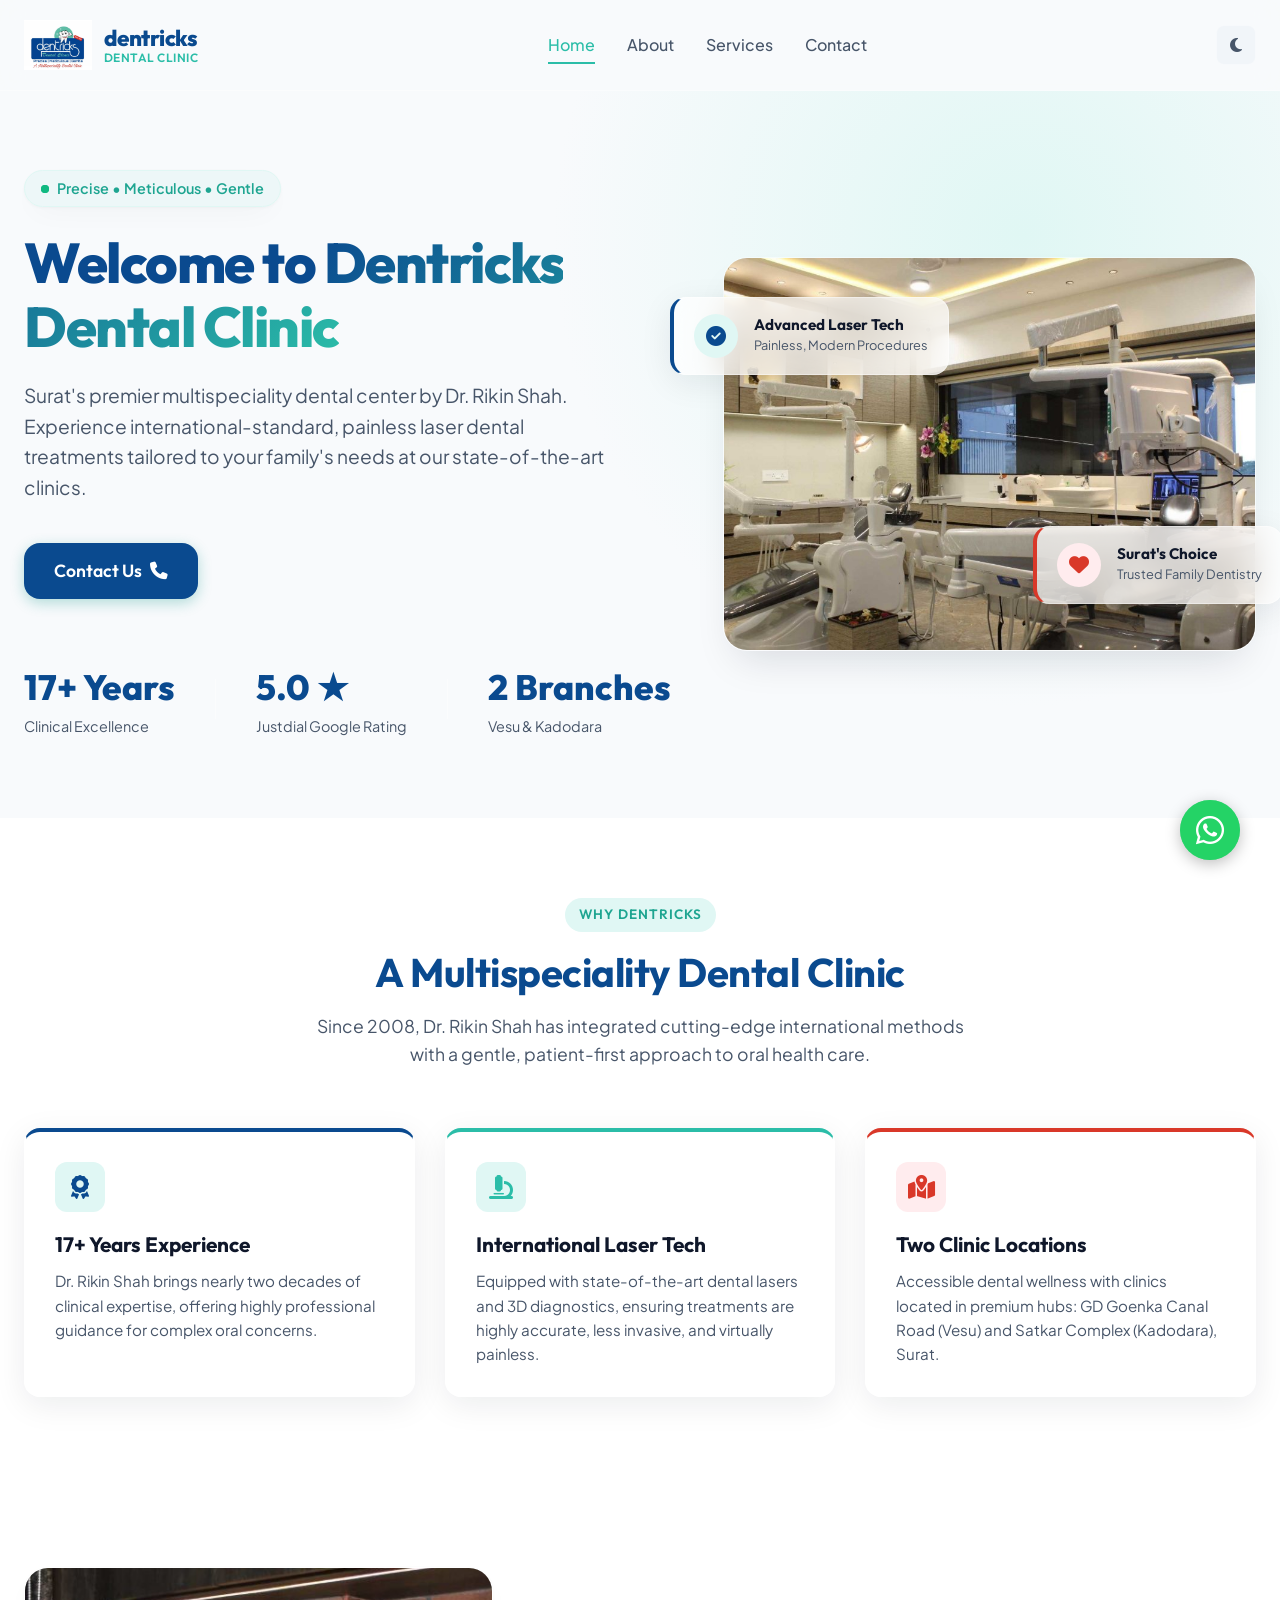
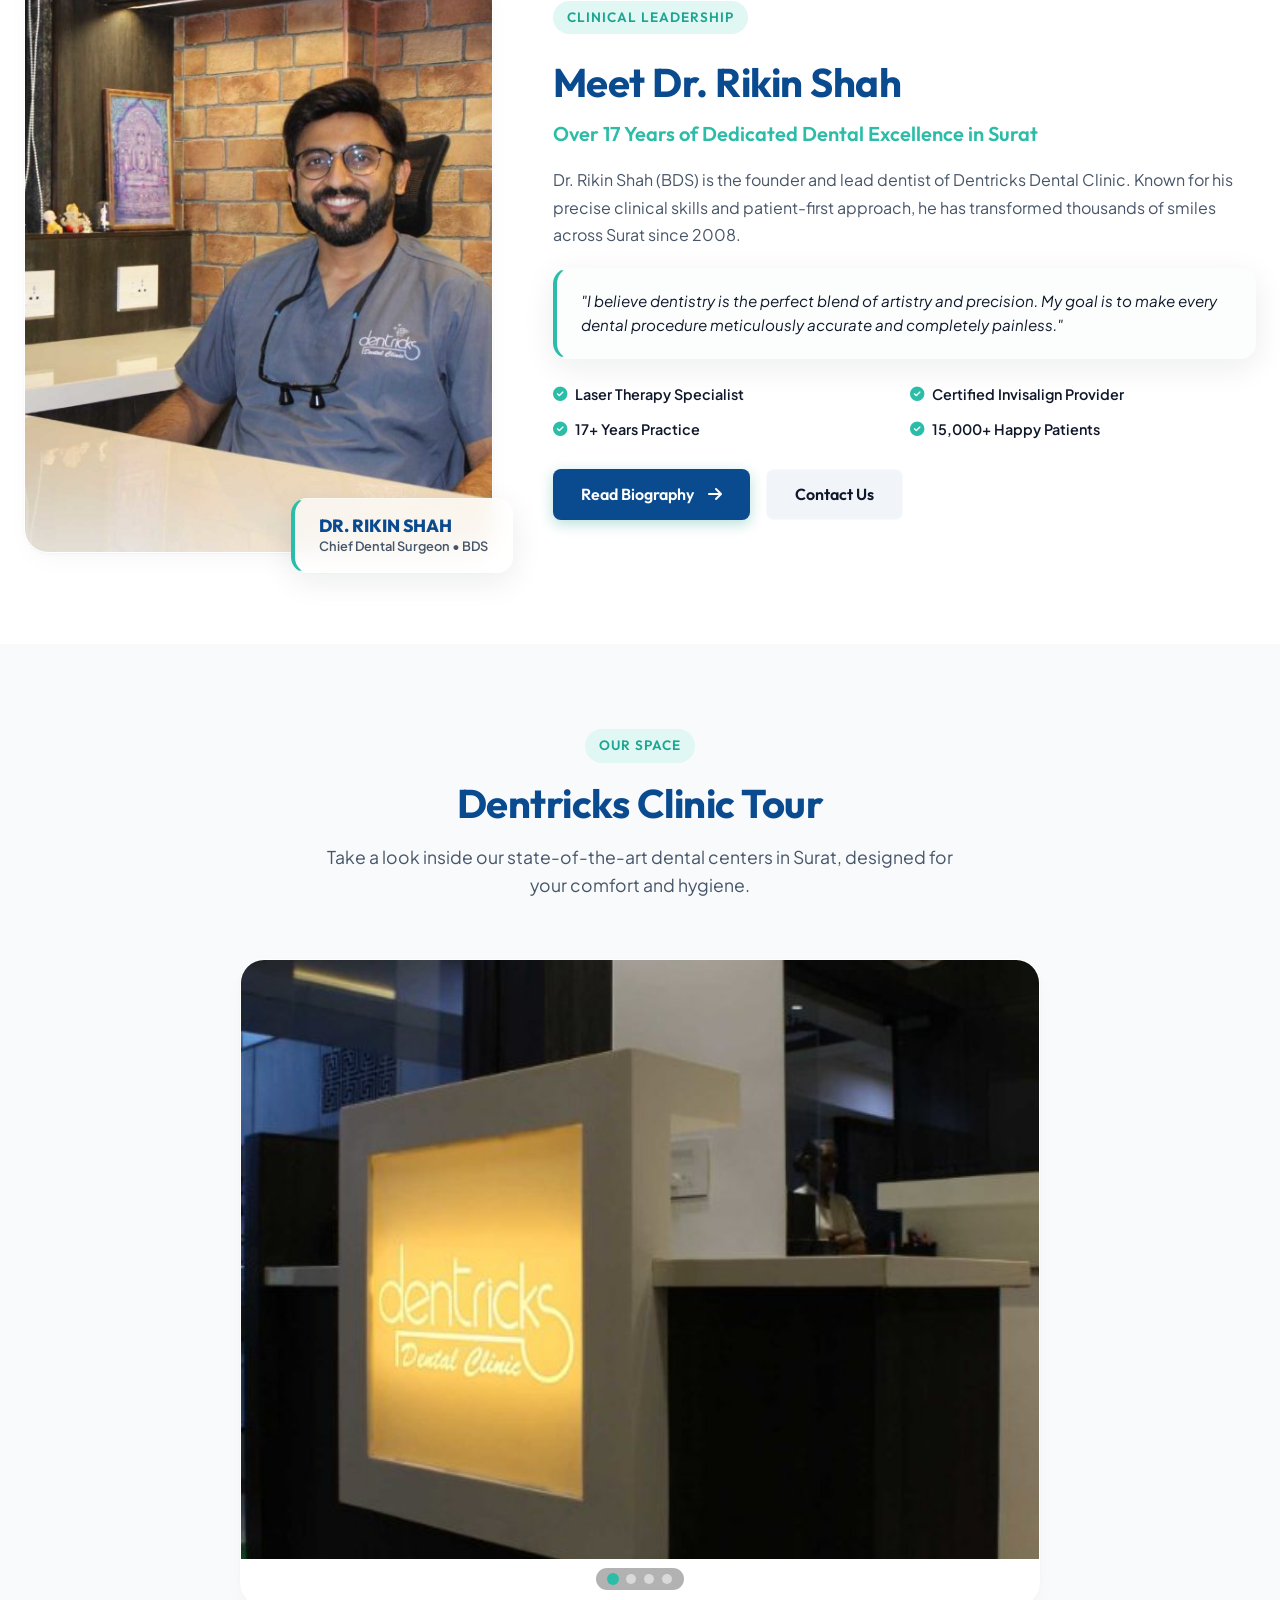
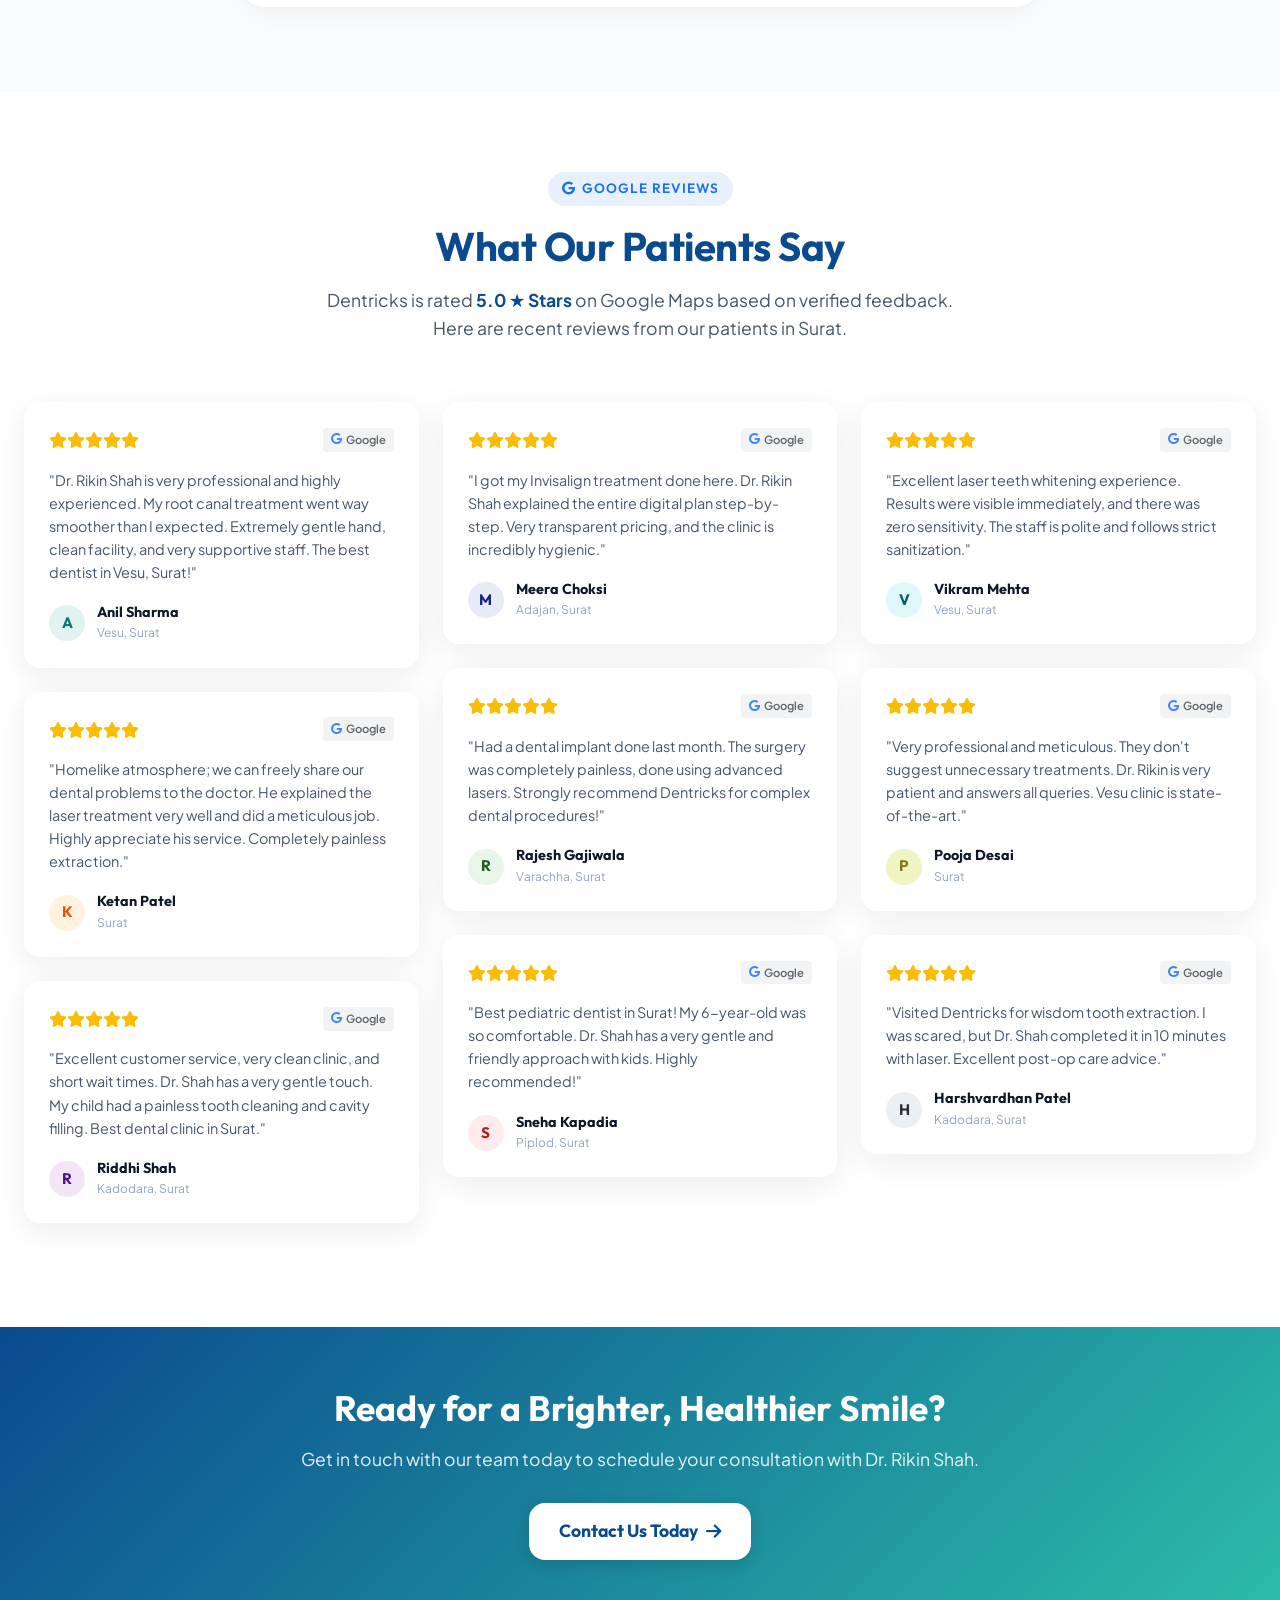
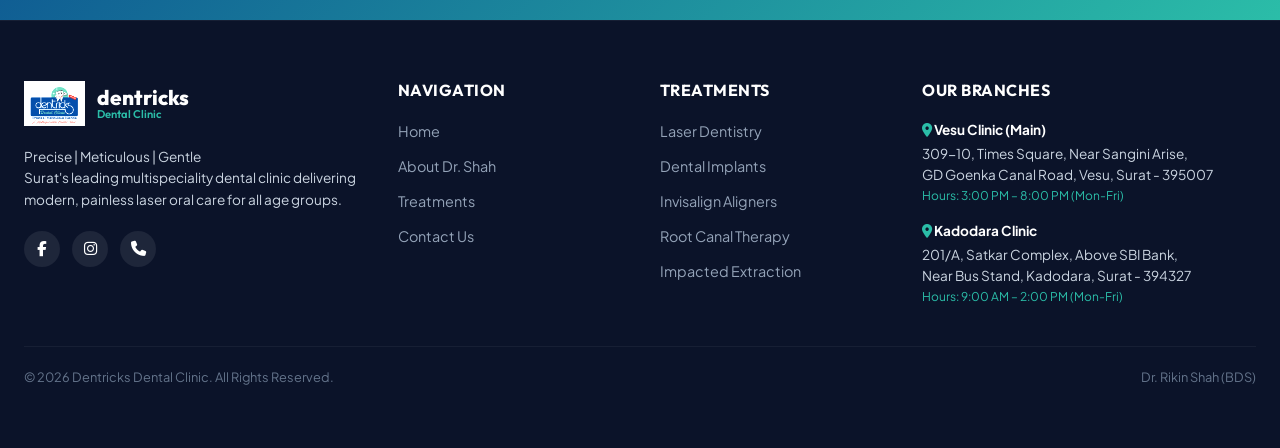
<file: index.html>
<!DOCTYPE html>
<html lang="en">
<head>
    <meta charset="UTF-8">
    <meta name="viewport" content="width=device-width, initial-scale=1.0">
    <title>Dentricks Dental Clinic | Dr. Rikin Shah | Multispeciality Dentist Surat</title>
    <!-- Meta Descriptions for SEO -->
    <meta name="description" content="Welcome to Dentricks Dental Clinic by Dr. Rikin Shah. A premier multispeciality dental clinic in Surat, Gujarat. Delivering precise, meticulous, and gentle care since 2008.">
    <meta name="keywords" content="dental clinic surat, dentist in vesu, dr rikin shah dentist, laser dentistry surat, dental implants surat, invisalign surat, dentricks dental clinic, best dentist in gujarat">
    <meta name="author" content="Dentricks Dental Clinic">
    
    <!-- Google Fonts: Outfit & Plus Jakarta Sans -->
    <link rel="preconnect" href="https://fonts.googleapis.com">
    <link rel="preconnect" href="https://fonts.gstatic.com" crossorigin>
    <link href="https://fonts.googleapis.com/css2?family=Outfit:wght@300;400;500;600;700;800&family=Plus+Jakarta+Sans:wght@300;400;500;600;700&display=swap" rel="stylesheet">
    
    <!-- FontAwesome for icons -->
    <link rel="stylesheet" href="https://cdnjs.cloudflare.com/ajax/libs/font-awesome/6.4.0/css/all.min.css">
    
    <!-- Custom CSS -->
    <link rel="stylesheet" href="styles.css">
</head>
<body class="light-theme">
    <!-- Header/Navigation -->
    <header class="header">
        <div class="header-container">
            <a href="index.html" class="logo" id="header-logo" style="display: flex; align-items: center; gap: 12px;">
                <img src="assets/logo.png" alt="Dentricks Dental Clinic Logo" class="logo-img-file" style="height: 50px; width: auto; object-fit: contain;">
                <div class="logo-text-group" style="display: flex; flex-direction: column; justify-content: center; line-height: 1.1;">
                    <span class="logo-text" style="font-size: 1.4rem; font-weight: 800; letter-spacing: -0.5px; color: var(--primary-deep);">dentricks</span>
                    <span class="logo-subtext" style="font-size: 0.75rem; font-weight: 600; color: var(--primary); text-transform: uppercase; letter-spacing: 0.5px;">Dental Clinic</span>
                </div>
            </a>
            
            <nav class="nav-menu" id="nav-menu">
                <a href="index.html" class="nav-link active">Home</a>
                <a href="about.html" class="nav-link">About</a>
                <a href="services.html" class="nav-link">Services</a>
                <a href="contact.html" class="nav-link">Contact</a>
            </nav>
            
            <div class="header-actions">
                <button class="theme-toggle" id="theme-toggle-btn" aria-label="Toggle light/dark theme">
                    <i class="fa-solid fa-moon"></i>
                </button>
                <button class="mobile-menu-btn" id="mobile-menu-btn" aria-label="Open mobile menu">
                    <span class="bar"></span>
                    <span class="bar"></span>
                    <span class="bar"></span>
                </button>
            </div>
        </div>
    </header>

    <!-- Main Content -->
    <main style="padding-top: 90px;">
        <!-- Hero Section -->
        <section class="hero" id="hero" style="padding-top: 80px; padding-bottom: 80px;">
            <div class="hero-bg-overlay"></div>
            <div class="hero-container">
                <div class="hero-content">
                    <div class="badge-new" style="border: 1px solid var(--primary-light); background: rgba(43, 189, 168, 0.05);">
                        <span class="badge-dot"></span>
                        <span class="badge-text" style="color: var(--primary-hover);">Precise • Meticulous • Gentle</span>
                    </div>
                    <h1 class="hero-title" style="font-size: 3.5rem; color: var(--primary-deep); font-weight: 800; line-height: 1.15; margin-bottom: 20px;">
                        Welcome to <span class="text-gradient" style="background: linear-gradient(135deg, var(--primary-deep) 0%, var(--primary) 100%); -webkit-background-clip: text; background-clip: text;">Dentricks Dental Clinic</span>
                    </h1>
                    <p class="hero-description">Surat's premier multispeciality dental center by Dr. Rikin Shah. Experience international-standard, painless laser dental treatments tailored to your family's needs at our state-of-the-art clinics.</p>
                    <div class="hero-actions">
                        <a href="contact.html" class="btn btn-primary btn-large" style="background-color: var(--primary-deep);">Contact Us <i class="fa-solid fa-phone"></i></a>
                    </div>
                    
                    <div class="hero-stats">
                        <div class="stat-item">
                            <span class="stat-number" style="color: var(--primary-deep);">17+ Years</span>
                            <span class="stat-label">Clinical Excellence</span>
                        </div>
                        <div class="stat-divider"></div>
                        <div class="stat-item">
                            <span class="stat-number" style="color: var(--primary-deep);">5.0 ★</span>
                            <span class="stat-label">Justdial Google Rating</span>
                        </div>
                        <div class="stat-divider"></div>
                        <div class="stat-item">
                            <span class="stat-number" style="color: var(--primary-deep);">2 Branches</span>
                            <span class="stat-label">Vesu & Kadodara</span>
                        </div>
                    </div>
                </div>
                
                <div class="hero-visual">
                    <div class="hero-image-wrapper">
                        <img src="assets/hero_clinic.jpg" alt="Dentricks Dental Clinic State of the Art Interior" class="hero-img">
                        <!-- Floating Glassmorphic Info Cards -->
                        <div class="floating-card card-top-left float-animation" style="border-left: 4px solid var(--primary-deep);">
                            <div class="card-icon" style="background-color: var(--primary-light); color: var(--primary-deep);"><i class="fa-solid fa-circle-check"></i></div>
                            <div class="card-text">
                                <h4>Advanced Laser Tech</h4>
                                <p>Painless, Modern Procedures</p>
                            </div>
                        </div>
                        <div class="floating-card card-bottom-right float-animation" style="animation-delay: -2s; border-left: 4px solid var(--accent);">
                            <div class="card-icon warning" style="background-color: var(--accent-light); color: var(--accent);"><i class="fa-solid fa-heart"></i></div>
                            <div class="card-text">
                                <h4>Surat's Choice</h4>
                                <p>Trusted Family Dentistry</p>
                            </div>
                        </div>
                    </div>
                </div>
            </div>
        </section>

        <!-- Dynamic Brand Info Section -->
        <section class="clinic-highlights" style="background-color: var(--bg-secondary); padding: 80px 24px;">
            <div class="section-container">
                <div class="section-header">
                    <span class="section-tag" style="background-color: var(--primary-light); color: var(--primary-hover);">Why Dentricks</span>
                    <h2 class="section-title" style="color: var(--primary-deep);">A Multispeciality Dental Clinic</h2>
                    <p class="section-subtitle">Since 2008, Dr. Rikin Shah has integrated cutting-edge international methods with a gentle, patient-first approach to oral health care.</p>
                </div>
                
                <div class="highlights-grid">
                    <!-- Highlight 1 -->
                    <div class="glass-card" style="padding: 30px; border-top: 4px solid var(--primary-deep);">
                        <div style="width: 50px; height: 50px; border-radius: 12px; background: var(--primary-light); color: var(--primary-deep); display: flex; align-items: center; justify-content: center; font-size: 1.5rem; margin-bottom: 20px;">
                            <i class="fa-solid fa-award"></i>
                        </div>
                        <h3 style="margin-bottom: 12px; font-size: 1.3rem;">17+ Years Experience</h3>
                        <p style="color: var(--text-secondary); font-size: 0.95rem;">Dr. Rikin Shah brings nearly two decades of clinical expertise, offering highly professional guidance for complex oral concerns.</p>
                    </div>
                    <!-- Highlight 2 -->
                    <div class="glass-card" style="padding: 30px; border-top: 4px solid var(--primary);">
                        <div style="width: 50px; height: 50px; border-radius: 12px; background: var(--primary-light); color: var(--primary); display: flex; align-items: center; justify-content: center; font-size: 1.5rem; margin-bottom: 20px;">
                            <i class="fa-solid fa-microscope"></i>
                        </div>
                        <h3 style="margin-bottom: 12px; font-size: 1.3rem;">International Laser Tech</h3>
                        <p style="color: var(--text-secondary); font-size: 0.95rem;">Equipped with state-of-the-art dental lasers and 3D diagnostics, ensuring treatments are highly accurate, less invasive, and virtually painless.</p>
                    </div>
                    <!-- Highlight 3 -->
                    <div class="glass-card" style="padding: 30px; border-top: 4px solid var(--accent);">
                        <div style="width: 50px; height: 50px; border-radius: 12px; background: var(--accent-light); color: var(--accent); display: flex; align-items: center; justify-content: center; font-size: 1.5rem; margin-bottom: 20px;">
                            <i class="fa-solid fa-map-location-dot"></i>
                        </div>
                        <h3 style="margin-bottom: 12px; font-size: 1.3rem;">Two Clinic Locations</h3>
                        <p style="color: var(--text-secondary); font-size: 0.95rem;">Accessible dental wellness with clinics located in premium hubs: GD Goenka Canal Road (Vesu) and Satkar Complex (Kadodara), Surat.</p>
                    </div>
                </div>
            </div>
        </section>

        <!-- Meet the Doctor Section -->
        <section class="doctor-introduction" style="background-color: var(--bg-secondary); padding: 90px 24px; border-bottom: 1px solid var(--glass-border);">
            <div class="section-container about-doctor-grid" style="max-width: 1280px;">
                <!-- Doctor Image -->
                <div class="doctor-visual" style="position: relative;">
                    <div style="border-radius: var(--border-radius-lg); overflow: hidden; box-shadow: var(--card-shadow); border: 1px solid var(--glass-border); background: var(--bg-secondary); aspect-ratio: 4 / 5;">
                        <img src="assets/dentist_male.jpg" alt="Dr. Rikin Shah - Chief Dentist at Dentricks" style="width: 100%; height: 100%; display: block; object-fit: cover; object-position: right center; transition: transform var(--transition-slow);">
                    </div>
                    <div class="glass-card float-animation" style="position: absolute; bottom: -20px; right: -20px; padding: 16px 24px; border-left: 4px solid var(--primary);">
                        <h4 style="font-size: 1.1rem; color: var(--primary-deep); font-weight: 800;">DR. RIKIN SHAH</h4>
                        <p style="font-size: 0.8rem; color: var(--text-secondary); font-weight: 600;">Chief Dental Surgeon • BDS</p>
                    </div>
                </div>
                
                <!-- Doctor Bio Text -->
                <div class="doctor-info" style="text-align: left;">
                    <span class="section-tag" style="background-color: var(--primary-light); color: var(--primary-hover);">Clinical Leadership</span>
                    <h2 class="section-title" style="color: var(--primary-deep); font-size: 2.5rem; margin-top: 8px;">Meet Dr. Rikin Shah</h2>
                    <h3 style="font-size: 1.25rem; color: var(--primary); font-weight: 600; margin-bottom: 20px;">Over 17 Years of Dedicated Dental Excellence in Surat</h3>
                    
                    <p style="color: var(--text-secondary); margin-bottom: 20px; line-height: 1.7;">
                        Dr. Rikin Shah (BDS) is the founder and lead dentist of Dentricks Dental Clinic. Known for his precise clinical skills and patient-first approach, he has transformed thousands of smiles across Surat since 2008.
                    </p>
                    
                    <!-- Glassmorphic Quote Block -->
                    <div class="glass-card" style="padding: 20px 24px; border-left: 4px solid var(--primary); margin-bottom: 24px; background: rgba(43, 189, 168, 0.02);">
                        <p style="font-style: italic; color: var(--text-primary); font-size: 0.95rem; line-height: 1.6; margin: 0;">
                            "I believe dentistry is the perfect blend of artistry and precision. My goal is to make every dental procedure meticulously accurate and completely painless."
                        </p>
                    </div>
                    
                    <!-- Core Highlights List -->
                    <ul style="display: grid; grid-template-columns: 1fr 1fr; gap: 12px; margin-bottom: 28px; font-weight: 600; color: var(--text-primary); list-style: none;">
                        <li style="display: flex; align-items: center; gap: 8px; font-size: 0.9rem;"><i class="fa-solid fa-circle-check" style="color: var(--primary);"></i> Laser Therapy Specialist</li>
                        <li style="display: flex; align-items: center; gap: 8px; font-size: 0.9rem;"><i class="fa-solid fa-circle-check" style="color: var(--primary);"></i> Certified Invisalign Provider</li>
                        <li style="display: flex; align-items: center; gap: 8px; font-size: 0.9rem;"><i class="fa-solid fa-circle-check" style="color: var(--primary);"></i> 17+ Years Practice</li>
                        <li style="display: flex; align-items: center; gap: 8px; font-size: 0.9rem;"><i class="fa-solid fa-circle-check" style="color: var(--primary);"></i> 15,000+ Happy Patients</li>
                    </ul>
                    
                    <!-- CTA Actions -->
                    <div style="display: flex; gap: 16px;">
                        <a href="about.html" class="btn btn-primary" style="background-color: var(--primary-deep); padding: 12px 28px;">Read Biography <i class="fa-solid fa-arrow-right" style="margin-left: 6px;"></i></a>
                        <a href="contact.html" class="btn btn-secondary" style="padding: 12px 28px;">Contact Us</a>
                    </div>
                </div>
            </div>
        </section>

        <!-- Clinic Gallery Section -->
        <section class="gallery-section" id="gallery-section" style="padding: 85px 24px; background-color: var(--bg-primary);">
            <div class="section-container">
                <div class="section-header">
                    <span class="section-tag" style="background-color: var(--primary-light); color: var(--primary-hover);">Our Space</span>
                    <h2 class="section-title" style="color: var(--primary-deep);">Dentricks Clinic Tour</h2>
                    <p class="section-subtitle">Take a look inside our state-of-the-art dental centers in Surat, designed for your comfort and hygiene.</p>
                </div>
                
                <div class="clinic-carousel-container" style="position: relative; overflow: hidden; border-radius: var(--border-radius-lg); box-shadow: var(--card-shadow); border: 1px solid var(--glass-border); margin: 40px auto 0 auto; max-width: 800px;">
                    <div class="clinic-carousel-track" id="home-clinic-carousel-track" style="display: flex; transition: transform 0.5s ease; width: 100%;">
                        <div class="clinic-carousel-slide" style="min-width: 100%; position: relative;">
                            <img src="assets/gallery_1.jpg" alt="Dentricks Reception Desk" style="width: 100%; display: block; aspect-ratio: 4/3; object-fit: cover;">
                            <div class="gallery-caption" style="position: absolute; bottom: 0; left: 0; right: 0; background: linear-gradient(transparent, rgba(0,0,0,0.8)); color: white; padding: 20px; text-align: left;">
                                <h4 style="color: white; font-weight: 700; margin-bottom: 4px;">Branded Reception Desk</h4>
                                <p style="color: rgba(255,255,255,0.8); font-size: 0.9rem; margin: 0;">Warm welcome & helper desk</p>
                            </div>
                        </div>
                        <div class="clinic-carousel-slide" style="min-width: 100%; position: relative;">
                            <img src="assets/gallery_2.jpg" alt="Laser Surgery Operatory" style="width: 100%; display: block; aspect-ratio: 4/3; object-fit: cover;">
                            <div class="gallery-caption" style="position: absolute; bottom: 0; left: 0; right: 0; background: linear-gradient(transparent, rgba(0,0,0,0.8)); color: white; padding: 20px; text-align: left;">
                                <h4 style="color: white; font-weight: 700; margin-bottom: 4px;">Laser Surgery Operatory</h4>
                                <p style="color: rgba(255,255,255,0.8); font-size: 0.9rem; margin: 0;">Advanced treatment room setup</p>
                            </div>
                        </div>
                        <div class="clinic-carousel-slide" style="min-width: 100%; position: relative;">
                            <img src="assets/gallery_3.jpg" alt="Dr. Shah's Consultation Room" style="width: 100%; display: block; aspect-ratio: 4/3; object-fit: cover;">
                            <div class="gallery-caption" style="position: absolute; bottom: 0; left: 0; right: 0; background: linear-gradient(transparent, rgba(0,0,0,0.8)); color: white; padding: 20px; text-align: left;">
                                <h4 style="color: white; font-weight: 700; margin-bottom: 4px;">Dr. Shah's Consultation Room</h4>
                                <p style="color: rgba(255,255,255,0.8); font-size: 0.9rem; margin: 0;">Private discussion & diagnostics space</p>
                            </div>
                        </div>
                        <div class="clinic-carousel-slide" style="min-width: 100%; position: relative;">
                            <img src="assets/gallery_4.jpg" alt="Modern Patient Treatment Lounge" style="width: 100%; display: block; aspect-ratio: 4/3; object-fit: cover;">
                            <div class="gallery-caption" style="position: absolute; bottom: 0; left: 0; right: 0; background: linear-gradient(transparent, rgba(0,0,0,0.8)); color: white; padding: 20px; text-align: left;">
                                <h4 style="color: white; font-weight: 700; margin-bottom: 4px;">Modern Patient Treatment Lounge</h4>
                                <p style="color: rgba(255,255,255,0.8); font-size: 0.9rem; margin: 0;">Ergonomic design for patient comfort</p>
                            </div>
                        </div>
                    </div>
                    <!-- Indicators/Dots -->
                    <div class="carousel-dots" id="home-clinic-carousel-dots" style="position: absolute; bottom: 16px; left: 50%; transform: translateX(-50%); display: flex; gap: 8px; z-index: 10;">
                        <span class="carousel-dot active" data-slide="0" style="width: 10px; height: 10px; border-radius: 50%; background-color: var(--primary); cursor: pointer; transition: background-color 0.3s;"></span>
                        <span class="carousel-dot" data-slide="1" style="width: 10px; height: 10px; border-radius: 50%; background-color: rgba(255,255,255,0.5); cursor: pointer; transition: background-color 0.3s;"></span>
                        <span class="carousel-dot" data-slide="2" style="width: 10px; height: 10px; border-radius: 50%; background-color: rgba(255,255,255,0.5); cursor: pointer; transition: background-color 0.3s;"></span>
                        <span class="carousel-dot" data-slide="3" style="width: 10px; height: 10px; border-radius: 50%; background-color: rgba(255,255,255,0.5); cursor: pointer; transition: background-color 0.3s;"></span>
                    </div>
                </div>
            </div>
        </section>

        <!-- Testimonials Section -->
        <section class="testimonials" id="testimonials" style="background-color: var(--bg-secondary); padding: 80px 24px;">
            <div class="section-container">
                <div class="section-header">
                    <span class="section-tag" style="background-color: #e8f0fe; color: #1a73e8; display: inline-flex; align-items: center; gap: 6px;"><i class="fa-brands fa-google"></i> Google Reviews</span>
                    <h2 class="section-title" style="color: var(--primary-deep);">What Our Patients Say</h2>
                    <p class="section-subtitle">Dentricks is rated <strong style="color: var(--primary-deep);">5.0 ★ Stars</strong> on Google Maps based on verified feedback. Here are recent reviews from our patients in Surat.</p>
                </div>
                
                <div class="google-reviews-grid">
                    <!-- Review 1 -->
                    <div class="review-card glass-card">
                        <div class="review-header">
                            <div class="review-rating">
                                <i class="fa-solid fa-star"></i><i class="fa-solid fa-star"></i><i class="fa-solid fa-star"></i><i class="fa-solid fa-star"></i><i class="fa-solid fa-star"></i>
                            </div>
                            <span class="review-platform"><i class="fa-brands fa-google" style="color: #4285f4;"></i> Google</span>
                        </div>
                        <p class="review-text">"Dr. Rikin Shah is very professional and highly experienced. My root canal treatment went way smoother than I expected. Extremely gentle hand, clean facility, and very supportive staff. The best dentist in Vesu, Surat!"</p>
                        <div class="review-author">
                            <div class="author-avatar avatar-teal">A</div>
                            <div class="author-info">
                                <h5>Anil Sharma</h5>
                                <p>Vesu, Surat</p>
                            </div>
                        </div>
                    </div>
                    
                    <!-- Review 2 -->
                    <div class="review-card glass-card">
                        <div class="review-header">
                            <div class="review-rating">
                                <i class="fa-solid fa-star"></i><i class="fa-solid fa-star"></i><i class="fa-solid fa-star"></i><i class="fa-solid fa-star"></i><i class="fa-solid fa-star"></i>
                            </div>
                            <span class="review-platform"><i class="fa-brands fa-google" style="color: #4285f4;"></i> Google</span>
                        </div>
                        <p class="review-text">"Homelike atmosphere; we can freely share our dental problems to the doctor. He explained the laser treatment very well and did a meticulous job. Highly appreciate his service. Completely painless extraction."</p>
                        <div class="review-author">
                            <div class="author-avatar avatar-orange">K</div>
                            <div class="author-info">
                                <h5>Ketan Patel</h5>
                                <p>Surat</p>
                            </div>
                        </div>
                    </div>

                    <!-- Review 3 -->
                    <div class="review-card glass-card">
                        <div class="review-header">
                            <div class="review-rating">
                                <i class="fa-solid fa-star"></i><i class="fa-solid fa-star"></i><i class="fa-solid fa-star"></i><i class="fa-solid fa-star"></i><i class="fa-solid fa-star"></i>
                            </div>
                            <span class="review-platform"><i class="fa-brands fa-google" style="color: #4285f4;"></i> Google</span>
                        </div>
                        <p class="review-text">"Excellent customer service, very clean clinic, and short wait times. Dr. Shah has a very gentle touch. My child had a painless tooth cleaning and cavity filling. Best dental clinic in Surat."</p>
                        <div class="review-author">
                            <div class="author-avatar avatar-purple">R</div>
                            <div class="author-info">
                                <h5>Riddhi Shah</h5>
                                <p>Kadodara, Surat</p>
                            </div>
                        </div>
                    </div>

                    <!-- Review 4 -->
                    <div class="review-card glass-card">
                        <div class="review-header">
                            <div class="review-rating">
                                <i class="fa-solid fa-star"></i><i class="fa-solid fa-star"></i><i class="fa-solid fa-star"></i><i class="fa-solid fa-star"></i><i class="fa-solid fa-star"></i>
                            </div>
                            <span class="review-platform"><i class="fa-brands fa-google" style="color: #4285f4;"></i> Google</span>
                        </div>
                        <p class="review-text">"I got my Invisalign treatment done here. Dr. Rikin Shah explained the entire digital plan step-by-step. Very transparent pricing, and the clinic is incredibly hygienic."</p>
                        <div class="review-author">
                            <div class="author-avatar avatar-indigo">M</div>
                            <div class="author-info">
                                <h5>Meera Choksi</h5>
                                <p>Adajan, Surat</p>
                            </div>
                        </div>
                    </div>

                    <!-- Review 5 -->
                    <div class="review-card glass-card">
                        <div class="review-header">
                            <div class="review-rating">
                                <i class="fa-solid fa-star"></i><i class="fa-solid fa-star"></i><i class="fa-solid fa-star"></i><i class="fa-solid fa-star"></i><i class="fa-solid fa-star"></i>
                            </div>
                            <span class="review-platform"><i class="fa-brands fa-google" style="color: #4285f4;"></i> Google</span>
                        </div>
                        <p class="review-text">"Had a dental implant done last month. The surgery was completely painless, done using advanced lasers. Strongly recommend Dentricks for complex dental procedures!"</p>
                        <div class="review-author">
                            <div class="author-avatar avatar-green">R</div>
                            <div class="author-info">
                                <h5>Rajesh Gajiwala</h5>
                                <p>Varachha, Surat</p>
                            </div>
                        </div>
                    </div>

                    <!-- Review 6 -->
                    <div class="review-card glass-card">
                        <div class="review-header">
                            <div class="review-rating">
                                <i class="fa-solid fa-star"></i><i class="fa-solid fa-star"></i><i class="fa-solid fa-star"></i><i class="fa-solid fa-star"></i><i class="fa-solid fa-star"></i>
                            </div>
                            <span class="review-platform"><i class="fa-brands fa-google" style="color: #4285f4;"></i> Google</span>
                        </div>
                        <p class="review-text">"Best pediatric dentist in Surat! My 6-year-old was so comfortable. Dr. Shah has a very gentle and friendly approach with kids. Highly recommended!"</p>
                        <div class="review-author">
                            <div class="author-avatar avatar-red">S</div>
                            <div class="author-info">
                                <h5>Sneha Kapadia</h5>
                                <p>Piplod, Surat</p>
                            </div>
                        </div>
                    </div>

                    <!-- Review 7 -->
                    <div class="review-card glass-card">
                        <div class="review-header">
                            <div class="review-rating">
                                <i class="fa-solid fa-star"></i><i class="fa-solid fa-star"></i><i class="fa-solid fa-star"></i><i class="fa-solid fa-star"></i><i class="fa-solid fa-star"></i>
                            </div>
                            <span class="review-platform"><i class="fa-brands fa-google" style="color: #4285f4;"></i> Google</span>
                        </div>
                        <p class="review-text">"Excellent laser teeth whitening experience. Results were visible immediately, and there was zero sensitivity. The staff is polite and follows strict sanitization."</p>
                        <div class="review-author">
                            <div class="author-avatar avatar-cyan">V</div>
                            <div class="author-info">
                                <h5>Vikram Mehta</h5>
                                <p>Vesu, Surat</p>
                            </div>
                        </div>
                    </div>

                    <!-- Review 8 -->
                    <div class="review-card glass-card">
                        <div class="review-header">
                            <div class="review-rating">
                                <i class="fa-solid fa-star"></i><i class="fa-solid fa-star"></i><i class="fa-solid fa-star"></i><i class="fa-solid fa-star"></i><i class="fa-solid fa-star"></i>
                            </div>
                            <span class="review-platform"><i class="fa-brands fa-google" style="color: #4285f4;"></i> Google</span>
                        </div>
                        <p class="review-text">"Very professional and meticulous. They don't suggest unnecessary treatments. Dr. Rikin is very patient and answers all queries. Vesu clinic is state-of-the-art."</p>
                        <div class="review-author">
                            <div class="author-avatar avatar-lime">P</div>
                            <div class="author-info">
                                <h5>Pooja Desai</h5>
                                <p>Surat</p>
                            </div>
                        </div>
                    </div>

                    <!-- Review 9 -->
                    <div class="review-card glass-card">
                        <div class="review-header">
                            <div class="review-rating">
                                <i class="fa-solid fa-star"></i><i class="fa-solid fa-star"></i><i class="fa-solid fa-star"></i><i class="fa-solid fa-star"></i><i class="fa-solid fa-star"></i>
                            </div>
                            <span class="review-platform"><i class="fa-brands fa-google" style="color: #4285f4;"></i> Google</span>
                        </div>
                        <p class="review-text">"Visited Dentricks for wisdom tooth extraction. I was scared, but Dr. Shah completed it in 10 minutes with laser. Excellent post-op care advice."</p>
                        <div class="review-author">
                            <div class="author-avatar avatar-bluegrey">H</div>
                            <div class="author-info">
                                <h5>Harshvardhan Patel</h5>
                                <p>Kadodara, Surat</p>
                            </div>
                        </div>
                    </div>
                </div>
            </div>
        </section>

        <!-- Contact Call To Action Banner -->
        <section class="cta-banner" style="background: linear-gradient(135deg, var(--primary-deep) 0%, var(--primary) 100%); color: #ffffff; padding: 60px 24px; text-align: center;">
            <div class="section-container" style="max-width: 800px;">
                <h2 style="font-size: 2.2rem; margin-bottom: 16px; color: #ffffff;">Ready for a Brighter, Healthier Smile?</h2>
                <p style="font-size: 1.1rem; opacity: 0.9; margin-bottom: 30px;">Get in touch with our team today to schedule your consultation with Dr. Rikin Shah.</p>
                <a href="contact.html" class="btn btn-secondary btn-large" style="background-color: #ffffff; color: var(--primary-deep); border: none; box-shadow: 0 4px 15px rgba(0,0,0,0.15); font-weight: 700;">Contact Us Today <i class="fa-solid fa-arrow-right"></i></a>
            </div>
        </section>
    </main>

    <!-- Footer -->
    <footer class="footer" style="background-color: #0b1329; color: #cbd5e1; padding: 60px 24px; border-top: 1px solid rgba(255,255,255,0.05);">
        <div class="section-container footer-grid" style="max-width: 1280px; margin: 0 auto;">
            <!-- Brand Column -->
            <div>
                <a href="index.html" class="logo" style="display: flex; align-items: center; gap: 12px; margin-bottom: 20px;">
                    <img src="assets/logo.png" alt="Dentricks Logo" style="height: 45px; width: auto; filter: brightness(1.2);">
                    <div class="logo-text-group" style="display: flex; flex-direction: column; line-height: 1.1;">
                        <span class="logo-text" style="font-size: 1.3rem; font-weight: 800; color: #ffffff;">dentricks</span>
                        <span class="logo-subtext" style="font-size: 0.7rem; font-weight: 600; color: var(--primary);">Dental Clinic</span>
                    </div>
                </a>
                <p style="font-size: 0.85rem; line-height: 1.6; margin-bottom: 20px;">Precise | Meticulous | Gentle<br>Surat's leading multispeciality dental clinic delivering modern, painless laser oral care for all age groups.</p>
                <div class="social-links" style="display: flex; gap: 12px;">
                    <a href="https://www.facebook.com/dentricksdental/" target="_blank" aria-label="Facebook Page" style="width: 36px; height: 36px; border-radius: 50%; background-color: rgba(255,255,255,0.08); display: flex; align-items: center; justify-content: center; color: #ffffff; transition: background-color 0.2s;"><i class="fa-brands fa-facebook-f"></i></a>
                    <a href="https://www.instagram.com/dentricks_dental_clinic" target="_blank" aria-label="Instagram Profile" style="width: 36px; height: 36px; border-radius: 50%; background-color: rgba(255,255,255,0.08); display: flex; align-items: center; justify-content: center; color: #ffffff; transition: background-color 0.2s;"><i class="fa-brands fa-instagram"></i></a>
                    <a href="tel:+919726008023" aria-label="Phone Number" style="width: 36px; height: 36px; border-radius: 50%; background-color: rgba(255,255,255,0.08); display: flex; align-items: center; justify-content: center; color: #ffffff; transition: background-color 0.2s;"><i class="fa-solid fa-phone"></i></a>
                </div>
            </div>

            <!-- Pages Column -->
            <div>
                <h4 style="color: #ffffff; font-size: 1rem; margin-bottom: 20px; text-transform: uppercase; letter-spacing: 0.5px;">Navigation</h4>
                <ul style="display: flex; flex-direction: column; gap: 12px; font-size: 0.9rem;">
                    <li><a href="index.html" style="color: #94a3b8; transition: color 0.2s;">Home</a></li>
                    <li><a href="about.html" style="color: #94a3b8; transition: color 0.2s;">About Dr. Shah</a></li>
                    <li><a href="services.html" style="color: #94a3b8; transition: color 0.2s;">Treatments</a></li>
                    <li><a href="contact.html" style="color: #94a3b8; transition: color 0.2s;">Contact Us</a></li>
                </ul>
            </div>

            <!-- Services Column -->
            <div>
                <h4 style="color: #ffffff; font-size: 1rem; margin-bottom: 20px; text-transform: uppercase; letter-spacing: 0.5px;">Treatments</h4>
                <ul style="display: flex; flex-direction: column; gap: 12px; font-size: 0.9rem; color: #94a3b8;">
                    <li>Laser Dentistry</li>
                    <li>Dental Implants</li>
                    <li>Invisalign Aligners</li>
                    <li>Root Canal Therapy</li>
                    <li>Impacted Extraction</li>
                </ul>
            </div>

            <!-- Locations Column -->
            <div>
                <h4 style="color: #ffffff; font-size: 1rem; margin-bottom: 20px; text-transform: uppercase; letter-spacing: 0.5px;">Our Branches</h4>
                <div style="display: flex; flex-direction: column; gap: 16px; font-size: 0.85rem; line-height: 1.5;">
                    <div>
                        <strong style="color: #ffffff; display: block; margin-bottom: 4px;"><i class="fa-solid fa-location-dot" style="color: var(--primary);"></i> Vesu Clinic (Main)</strong>
                        309-10, Times Square, Near Sangini Arise,<br>GD Goenka Canal Road, Vesu, Surat - 395007
                        <span style="display: block; color: var(--primary); font-size: 0.75rem; margin-top: 2px;">Hours: 3:00 PM – 8:00 PM (Mon-Fri)</span>
                    </div>
                    <div>
                        <strong style="color: #ffffff; display: block; margin-bottom: 4px;"><i class="fa-solid fa-location-dot" style="color: var(--primary);"></i> Kadodara Clinic</strong>
                        201/A, Satkar Complex, Above SBI Bank,<br>Near Bus Stand, Kadodara, Surat - 394327
                        <span style="display: block; color: var(--primary); font-size: 0.75rem; margin-top: 2px;">Hours: 9:00 AM – 2:00 PM (Mon-Fri)</span>
                    </div>
                </div>
            </div>
        </div>

        <div class="section-container footer-bottom-container" style="max-width: 1280px; margin: 40px auto 0 auto; padding-top: 20px; border-top: 1px solid rgba(255,255,255,0.05); font-size: 0.8rem; color: #64748b;">
            <p>&copy; 2026 Dentricks Dental Clinic. All Rights Reserved.</p>
            <p style="display: flex; gap: 16px;">
                <span>Dr. Rikin Shah (BDS)</span>
            </p>
        </div>
    </footer>

    <!-- Floating WhatsApp Widget -->
    <a href="https://wa.me/919726008023" class="whatsapp-float" target="_blank" rel="noopener noreferrer" aria-label="Chat on WhatsApp">
        <i class="fa-brands fa-whatsapp"></i>
    </a>

    <!-- JS Scripts -->
    <script src="app.js"></script>
</body>
</html>
</file>
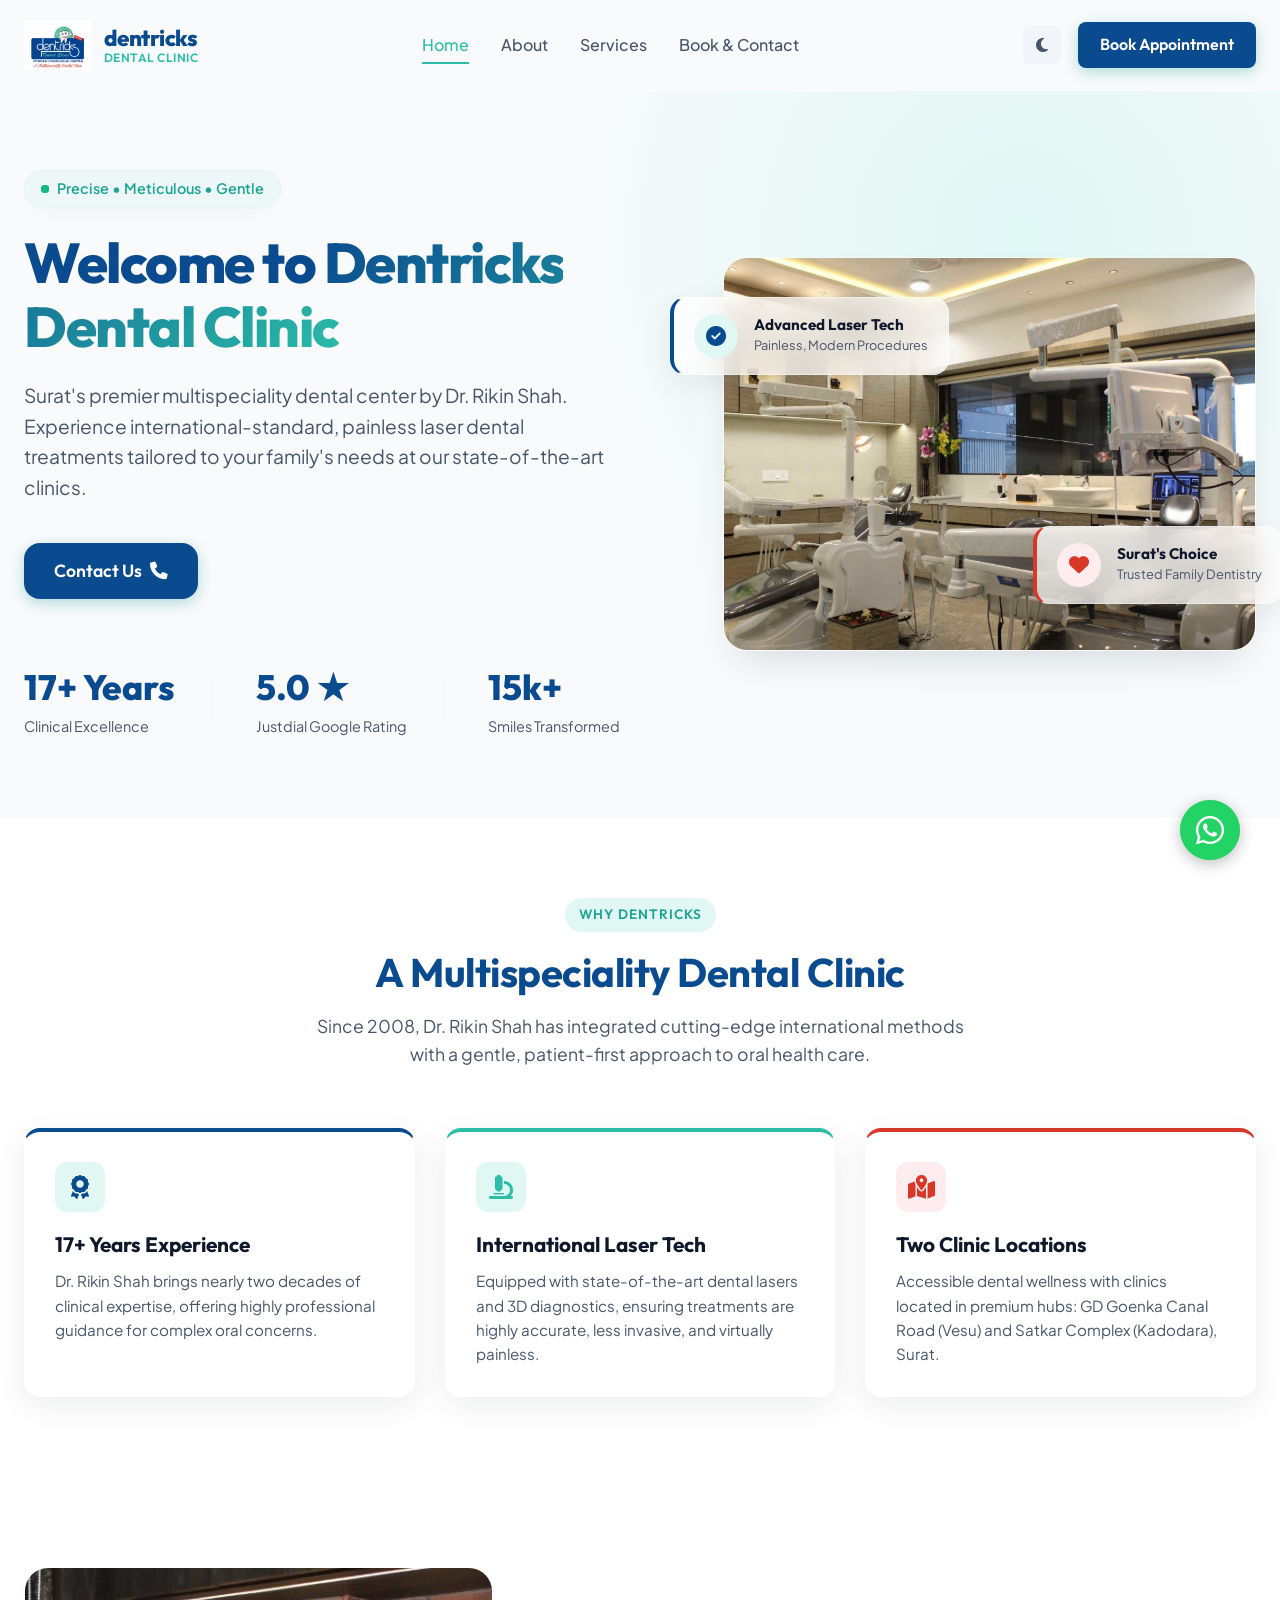
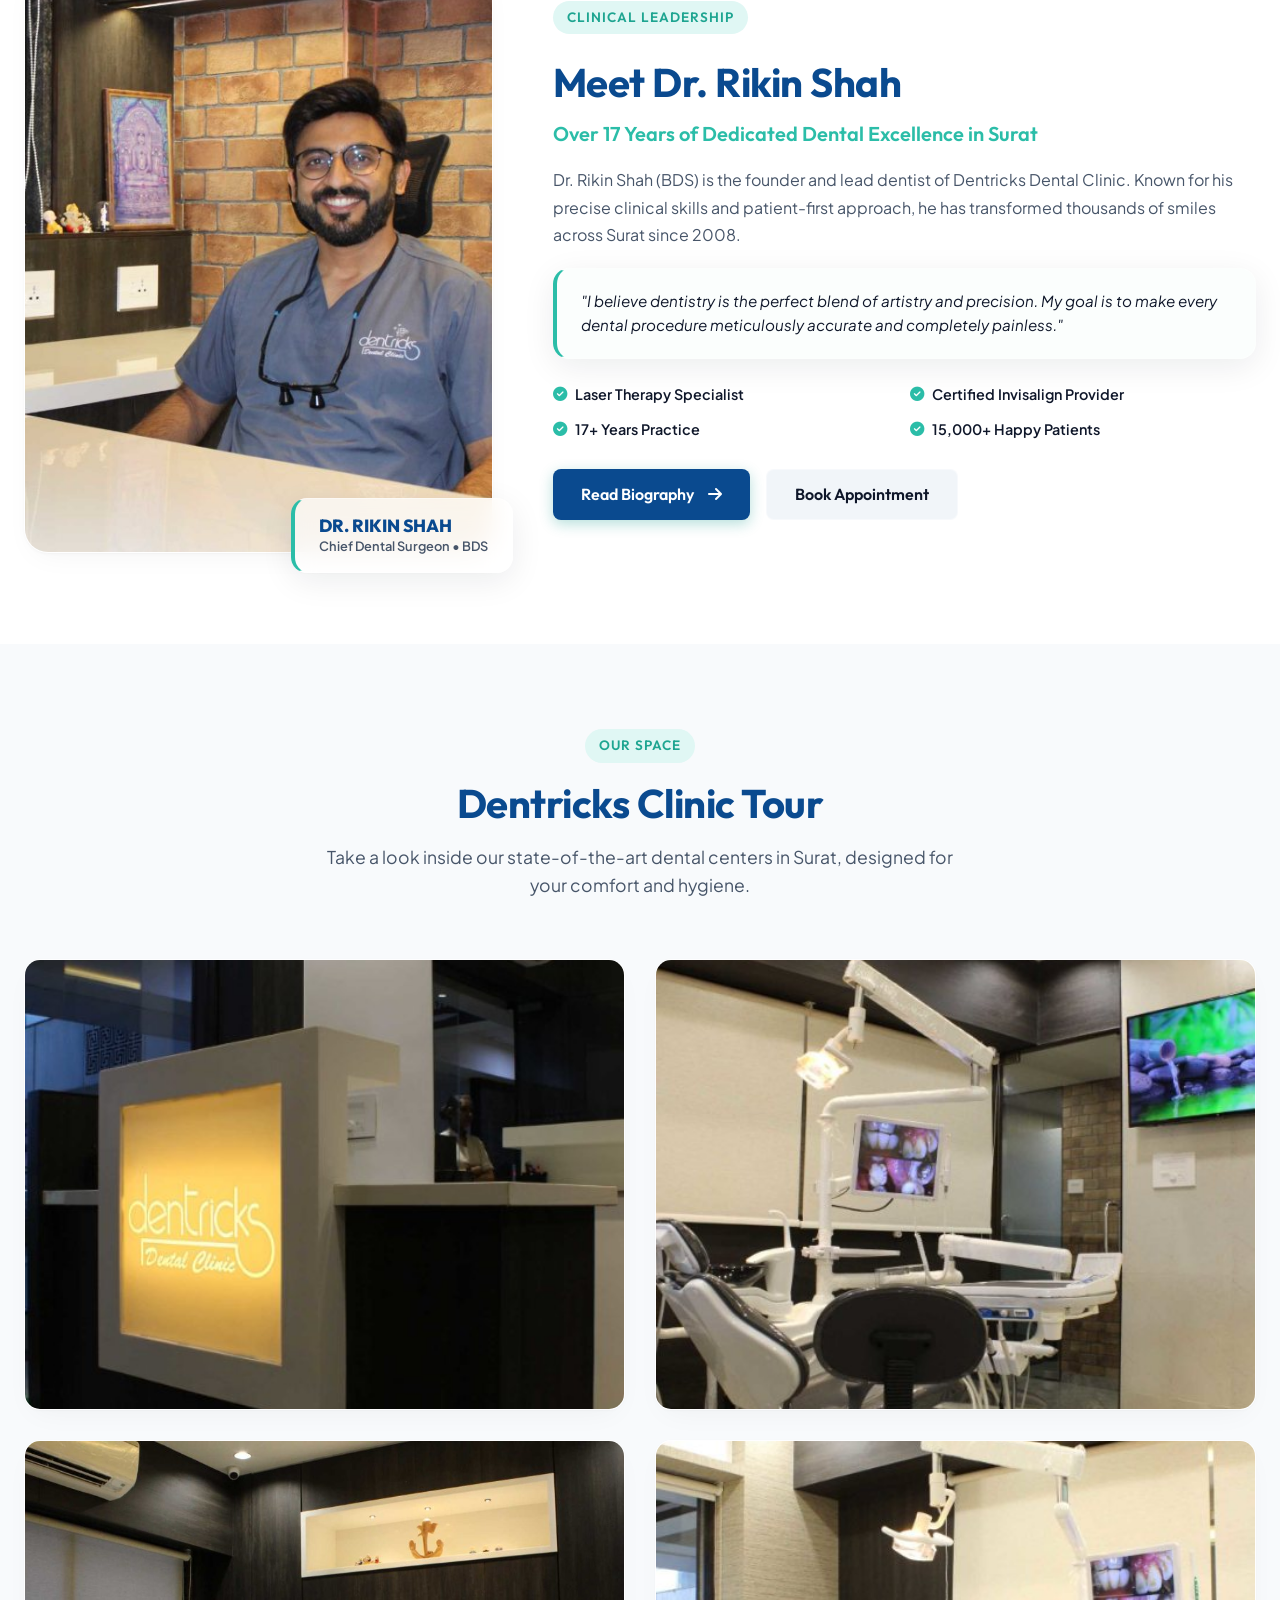
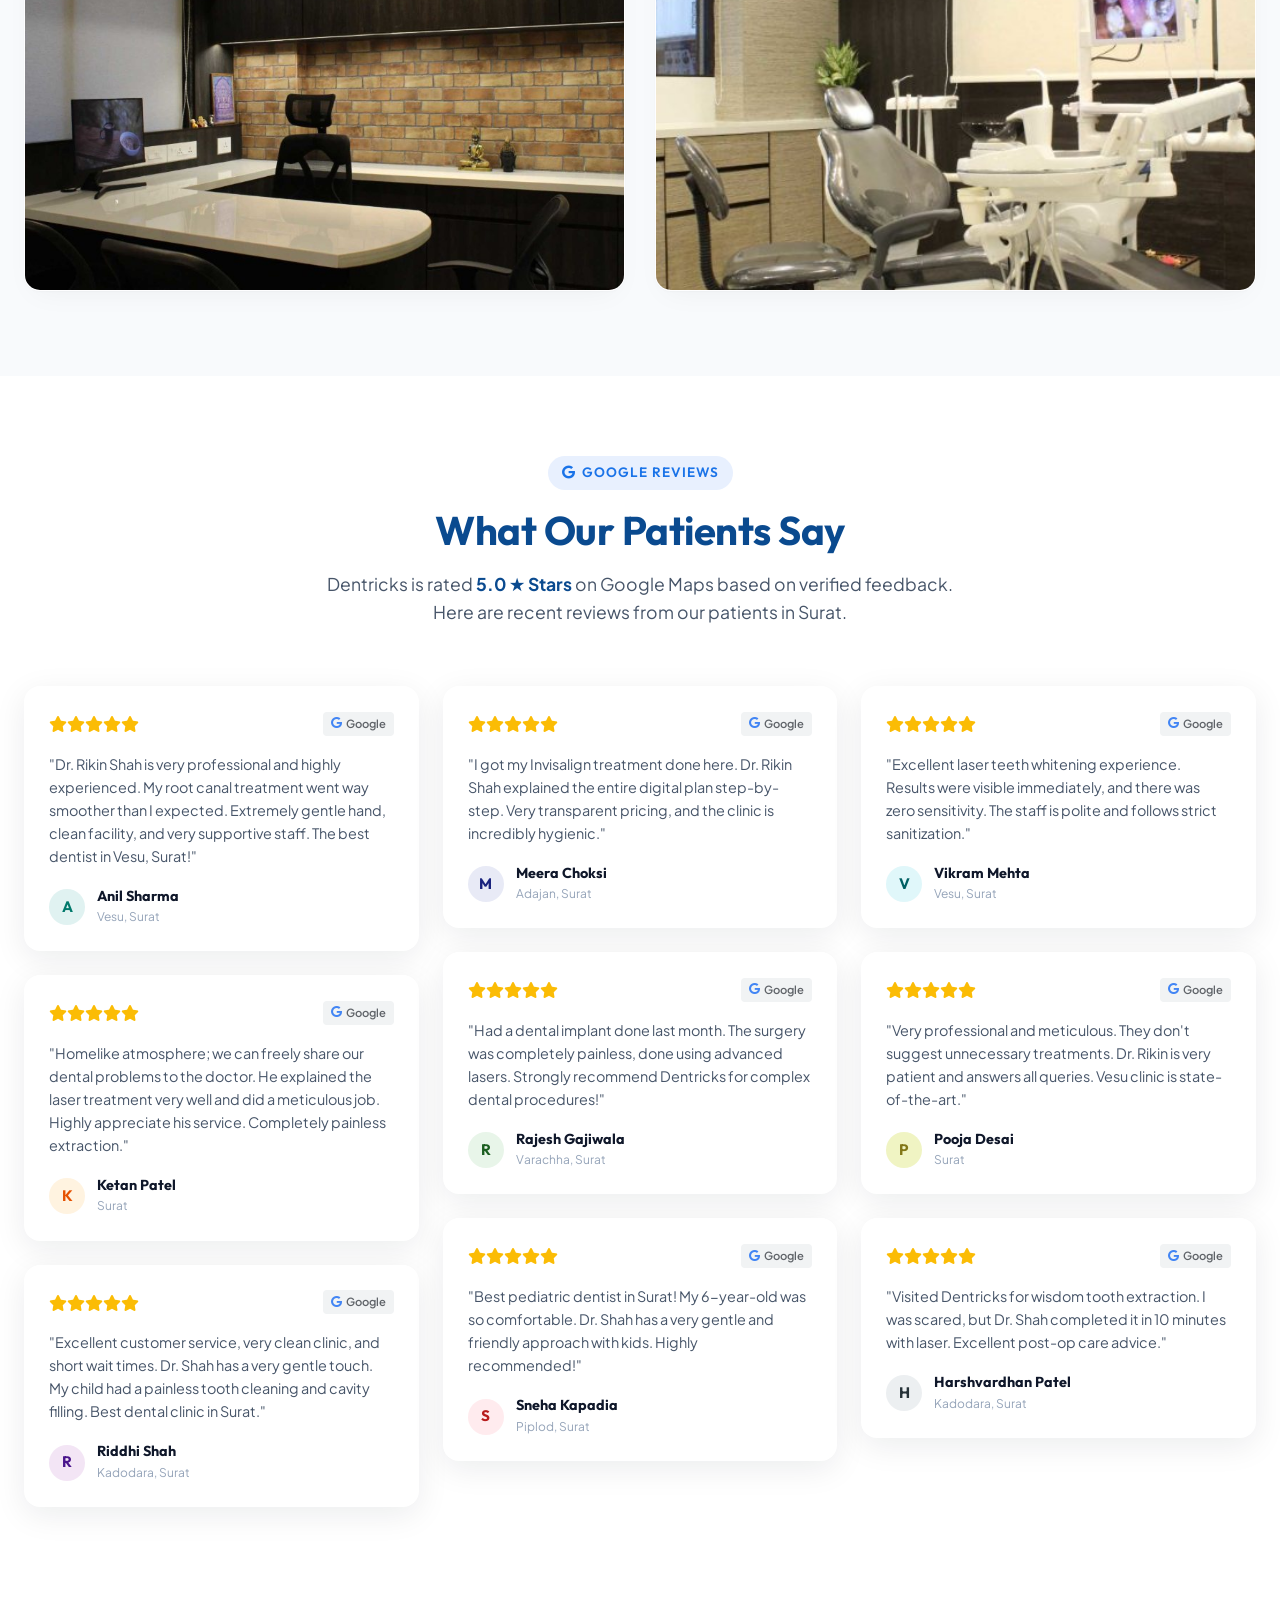
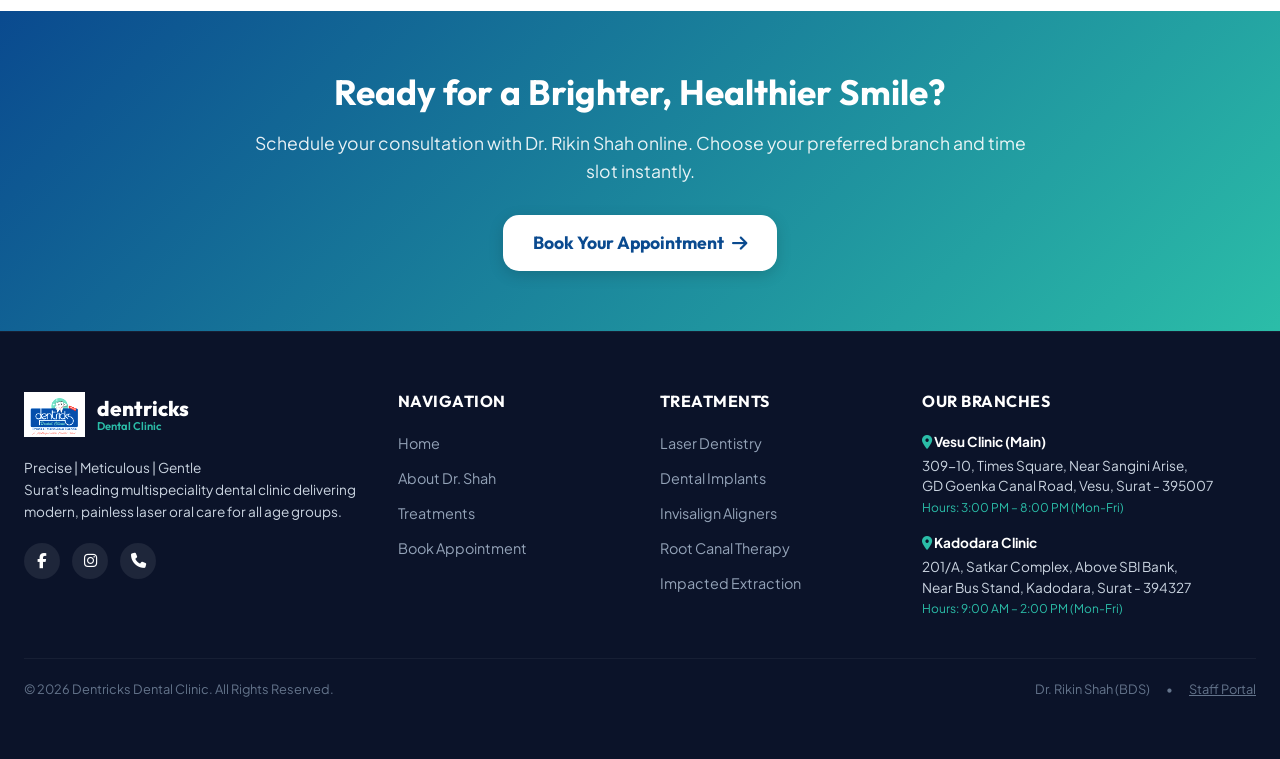
<file: public/index.html>
<!DOCTYPE html>
<html lang="en">
<head>
    <meta charset="UTF-8">
    <meta name="viewport" content="width=device-width, initial-scale=1.0">
    <title>Dentricks Dental Clinic | Dr. Rikin Shah | Multispeciality Dentist Surat</title>
    <!-- Meta Descriptions for SEO -->
    <meta name="description" content="Welcome to Dentricks Dental Clinic by Dr. Rikin Shah. A premier multispeciality dental clinic in Surat, Gujarat. Delivering precise, meticulous, and gentle care since 2008.">
    <meta name="keywords" content="dental clinic surat, dentist in vesu, dr rikin shah dentist, laser dentistry surat, dental implants surat, invisalign surat, dentricks dental clinic, best dentist in gujarat">
    <meta name="author" content="Dentricks Dental Clinic">
    
    <!-- Google Fonts: Outfit & Plus Jakarta Sans -->
    <link rel="preconnect" href="https://fonts.googleapis.com">
    <link rel="preconnect" href="https://fonts.gstatic.com" crossorigin>
    <link href="https://fonts.googleapis.com/css2?family=Outfit:wght@300;400;500;600;700;800&family=Plus+Jakarta+Sans:wght@300;400;500;600;700&display=swap" rel="stylesheet">
    
    <!-- FontAwesome for icons -->
    <link rel="stylesheet" href="https://cdnjs.cloudflare.com/ajax/libs/font-awesome/6.4.0/css/all.min.css">
    
    <!-- Custom CSS -->
    <link rel="stylesheet" href="styles.css">
</head>
<body class="light-theme">
    <!-- Header/Navigation -->
    <header class="header">
        <div class="header-container">
            <a href="index.html" class="logo" id="header-logo" style="display: flex; align-items: center; gap: 12px;">
                <img src="assets/logo.png" alt="Dentricks Dental Clinic Logo" class="logo-img-file" style="height: 50px; width: auto; object-fit: contain;">
                <div class="logo-text-group" style="display: flex; flex-direction: column; justify-content: center; line-height: 1.1;">
                    <span class="logo-text" style="font-size: 1.4rem; font-weight: 800; letter-spacing: -0.5px; color: var(--primary-deep);">dentricks</span>
                    <span class="logo-subtext" style="font-size: 0.75rem; font-weight: 600; color: var(--primary); text-transform: uppercase; letter-spacing: 0.5px;">Dental Clinic</span>
                </div>
            </a>
            
            <nav class="nav-menu" id="nav-menu">
                <a href="index.html" class="nav-link active">Home</a>
                <a href="about.html" class="nav-link">About</a>
                <a href="services.html" class="nav-link">Services</a>
                <a href="contact.html" class="nav-link">Book & Contact</a>
            </nav>
            
            <div class="header-actions">
                <button class="theme-toggle" id="theme-toggle-btn" aria-label="Toggle light/dark theme">
                    <i class="fa-solid fa-moon"></i>
                </button>
                <a href="contact.html" class="btn btn-primary nav-cta" style="background-color: var(--primary-deep);">Book Appointment</a>
                <button class="mobile-menu-btn" id="mobile-menu-btn" aria-label="Open mobile menu">
                    <span class="bar"></span>
                    <span class="bar"></span>
                    <span class="bar"></span>
                </button>
            </div>
        </div>
    </header>

    <!-- Main Content -->
    <main style="padding-top: 90px;">
        <!-- Hero Section -->
        <section class="hero" id="hero" style="padding-top: 80px; padding-bottom: 80px;">
            <div class="hero-bg-overlay"></div>
            <div class="hero-container">
                <div class="hero-content">
                    <div class="badge-new" style="border: 1px solid var(--primary-light); background: rgba(43, 189, 168, 0.05);">
                        <span class="badge-dot"></span>
                        <span class="badge-text" style="color: var(--primary-hover);">Precise • Meticulous • Gentle</span>
                    </div>
                    <h1 class="hero-title" style="font-size: 3.5rem; color: var(--primary-deep); font-weight: 800; line-height: 1.15; margin-bottom: 20px;">
                        Welcome to <span class="text-gradient" style="background: linear-gradient(135deg, var(--primary-deep) 0%, var(--primary) 100%); -webkit-background-clip: text; background-clip: text;">Dentricks Dental Clinic</span>
                    </h1>
                    <p class="hero-description">Surat's premier multispeciality dental center by Dr. Rikin Shah. Experience international-standard, painless laser dental treatments tailored to your family's needs at our state-of-the-art clinics.</p>
                    <div class="hero-actions">
                        <a href="contact.html" class="btn btn-primary btn-large" style="background-color: var(--primary-deep);">Contact Us <i class="fa-solid fa-phone"></i></a>
                    </div>
                    
                    <div class="hero-stats">
                        <div class="stat-item">
                            <span class="stat-number" style="color: var(--primary-deep);">17+ Years</span>
                            <span class="stat-label">Clinical Excellence</span>
                        </div>
                        <div class="stat-divider"></div>
                        <div class="stat-item">
                            <span class="stat-number" style="color: var(--primary-deep);">5.0 ★</span>
                            <span class="stat-label">Justdial Google Rating</span>
                        </div>
                        <div class="stat-divider"></div>
                        <div class="stat-item">
                            <span class="stat-number" style="color: var(--primary-deep);">15k+</span>
                            <span class="stat-label">Smiles Transformed</span>
                        </div>
                    </div>
                </div>
                
                <div class="hero-visual">
                    <div class="hero-image-wrapper">
                        <img src="assets/hero_clinic.jpg" alt="Dentricks Dental Clinic State of the Art Interior" class="hero-img">
                        <!-- Floating Glassmorphic Info Cards -->
                        <div class="floating-card card-top-left float-animation" style="border-left: 4px solid var(--primary-deep);">
                            <div class="card-icon" style="background-color: var(--primary-light); color: var(--primary-deep);"><i class="fa-solid fa-circle-check"></i></div>
                            <div class="card-text">
                                <h4>Advanced Laser Tech</h4>
                                <p>Painless, Modern Procedures</p>
                            </div>
                        </div>
                        <div class="floating-card card-bottom-right float-animation" style="animation-delay: -2s; border-left: 4px solid var(--accent);">
                            <div class="card-icon warning" style="background-color: var(--accent-light); color: var(--accent);"><i class="fa-solid fa-heart"></i></div>
                            <div class="card-text">
                                <h4>Surat's Choice</h4>
                                <p>Trusted Family Dentistry</p>
                            </div>
                        </div>
                    </div>
                </div>
            </div>
        </section>

        <!-- Dynamic Brand Info Section -->
        <section class="clinic-highlights" style="background-color: var(--bg-secondary); padding: 80px 24px;">
            <div class="section-container">
                <div class="section-header">
                    <span class="section-tag" style="background-color: var(--primary-light); color: var(--primary-hover);">Why Dentricks</span>
                    <h2 class="section-title" style="color: var(--primary-deep);">A Multispeciality Dental Clinic</h2>
                    <p class="section-subtitle">Since 2008, Dr. Rikin Shah has integrated cutting-edge international methods with a gentle, patient-first approach to oral health care.</p>
                </div>
                
                <div class="highlights-grid">
                    <!-- Highlight 1 -->
                    <div class="glass-card" style="padding: 30px; border-top: 4px solid var(--primary-deep);">
                        <div style="width: 50px; height: 50px; border-radius: 12px; background: var(--primary-light); color: var(--primary-deep); display: flex; align-items: center; justify-content: center; font-size: 1.5rem; margin-bottom: 20px;">
                            <i class="fa-solid fa-award"></i>
                        </div>
                        <h3 style="margin-bottom: 12px; font-size: 1.3rem;">17+ Years Experience</h3>
                        <p style="color: var(--text-secondary); font-size: 0.95rem;">Dr. Rikin Shah brings nearly two decades of clinical expertise, offering highly professional guidance for complex oral concerns.</p>
                    </div>
                    <!-- Highlight 2 -->
                    <div class="glass-card" style="padding: 30px; border-top: 4px solid var(--primary);">
                        <div style="width: 50px; height: 50px; border-radius: 12px; background: var(--primary-light); color: var(--primary); display: flex; align-items: center; justify-content: center; font-size: 1.5rem; margin-bottom: 20px;">
                            <i class="fa-solid fa-microscope"></i>
                        </div>
                        <h3 style="margin-bottom: 12px; font-size: 1.3rem;">International Laser Tech</h3>
                        <p style="color: var(--text-secondary); font-size: 0.95rem;">Equipped with state-of-the-art dental lasers and 3D diagnostics, ensuring treatments are highly accurate, less invasive, and virtually painless.</p>
                    </div>
                    <!-- Highlight 3 -->
                    <div class="glass-card" style="padding: 30px; border-top: 4px solid var(--accent);">
                        <div style="width: 50px; height: 50px; border-radius: 12px; background: var(--accent-light); color: var(--accent); display: flex; align-items: center; justify-content: center; font-size: 1.5rem; margin-bottom: 20px;">
                            <i class="fa-solid fa-map-location-dot"></i>
                        </div>
                        <h3 style="margin-bottom: 12px; font-size: 1.3rem;">Two Clinic Locations</h3>
                        <p style="color: var(--text-secondary); font-size: 0.95rem;">Accessible dental wellness with clinics located in premium hubs: GD Goenka Canal Road (Vesu) and Satkar Complex (Kadodara), Surat.</p>
                    </div>
                </div>
            </div>
        </section>

        <!-- Meet the Doctor Section -->
        <section class="doctor-introduction" style="background-color: var(--bg-secondary); padding: 90px 24px; border-bottom: 1px solid var(--glass-border);">
            <div class="section-container about-doctor-grid" style="max-width: 1280px;">
                <!-- Doctor Image -->
                <div class="doctor-visual" style="position: relative;">
                    <div style="border-radius: var(--border-radius-lg); overflow: hidden; box-shadow: var(--card-shadow); border: 1px solid var(--glass-border); background: var(--bg-secondary); aspect-ratio: 4 / 5;">
                        <img src="assets/dentist_male.jpg" alt="Dr. Rikin Shah - Chief Dentist at Dentricks" style="width: 100%; height: 100%; display: block; object-fit: cover; object-position: right center; transition: transform var(--transition-slow);">
                    </div>
                    <div class="glass-card float-animation" style="position: absolute; bottom: -20px; right: -20px; padding: 16px 24px; border-left: 4px solid var(--primary);">
                        <h4 style="font-size: 1.1rem; color: var(--primary-deep); font-weight: 800;">DR. RIKIN SHAH</h4>
                        <p style="font-size: 0.8rem; color: var(--text-secondary); font-weight: 600;">Chief Dental Surgeon • BDS</p>
                    </div>
                </div>
                
                <!-- Doctor Bio Text -->
                <div class="doctor-info" style="text-align: left;">
                    <span class="section-tag" style="background-color: var(--primary-light); color: var(--primary-hover);">Clinical Leadership</span>
                    <h2 class="section-title" style="color: var(--primary-deep); font-size: 2.5rem; margin-top: 8px;">Meet Dr. Rikin Shah</h2>
                    <h3 style="font-size: 1.25rem; color: var(--primary); font-weight: 600; margin-bottom: 20px;">Over 17 Years of Dedicated Dental Excellence in Surat</h3>
                    
                    <p style="color: var(--text-secondary); margin-bottom: 20px; line-height: 1.7;">
                        Dr. Rikin Shah (BDS) is the founder and lead dentist of Dentricks Dental Clinic. Known for his precise clinical skills and patient-first approach, he has transformed thousands of smiles across Surat since 2008.
                    </p>
                    
                    <!-- Glassmorphic Quote Block -->
                    <div class="glass-card" style="padding: 20px 24px; border-left: 4px solid var(--primary); margin-bottom: 24px; background: rgba(43, 189, 168, 0.02);">
                        <p style="font-style: italic; color: var(--text-primary); font-size: 0.95rem; line-height: 1.6; margin: 0;">
                            "I believe dentistry is the perfect blend of artistry and precision. My goal is to make every dental procedure meticulously accurate and completely painless."
                        </p>
                    </div>
                    
                    <!-- Core Highlights List -->
                    <ul style="display: grid; grid-template-columns: 1fr 1fr; gap: 12px; margin-bottom: 28px; font-weight: 600; color: var(--text-primary); list-style: none;">
                        <li style="display: flex; align-items: center; gap: 8px; font-size: 0.9rem;"><i class="fa-solid fa-circle-check" style="color: var(--primary);"></i> Laser Therapy Specialist</li>
                        <li style="display: flex; align-items: center; gap: 8px; font-size: 0.9rem;"><i class="fa-solid fa-circle-check" style="color: var(--primary);"></i> Certified Invisalign Provider</li>
                        <li style="display: flex; align-items: center; gap: 8px; font-size: 0.9rem;"><i class="fa-solid fa-circle-check" style="color: var(--primary);"></i> 17+ Years Practice</li>
                        <li style="display: flex; align-items: center; gap: 8px; font-size: 0.9rem;"><i class="fa-solid fa-circle-check" style="color: var(--primary);"></i> 15,000+ Happy Patients</li>
                    </ul>
                    
                    <!-- CTA Actions -->
                    <div style="display: flex; gap: 16px;">
                        <a href="about.html" class="btn btn-primary" style="background-color: var(--primary-deep); padding: 12px 28px;">Read Biography <i class="fa-solid fa-arrow-right" style="margin-left: 6px;"></i></a>
                        <a href="contact.html" class="btn btn-secondary" style="padding: 12px 28px;">Book Appointment</a>
                    </div>
                </div>
            </div>
        </section>

        <!-- Clinic Gallery Section -->
        <section class="gallery-section" id="gallery-section" style="padding: 85px 24px; background-color: var(--bg-primary);">
            <div class="section-container">
                <div class="section-header">
                    <span class="section-tag" style="background-color: var(--primary-light); color: var(--primary-hover);">Our Space</span>
                    <h2 class="section-title" style="color: var(--primary-deep);">Dentricks Clinic Tour</h2>
                    <p class="section-subtitle">Take a look inside our state-of-the-art dental centers in Surat, designed for your comfort and hygiene.</p>
                </div>
                
                <div class="clinic-gallery-grid">
                    <!-- Photo 1 -->
                    <div class="gallery-item glass-card">
                        <img src="assets/gallery_1.jpg" alt="Dentricks Reception Desk">
                        <div class="gallery-caption">
                            <h4>Branded Reception Desk</h4>
                            <p>Warm welcome & helper desk</p>
                        </div>
                    </div>
                    <!-- Photo 2 -->
                    <div class="gallery-item glass-card">
                        <img src="assets/gallery_2.jpg" alt="Dentricks Treatment Room 1">
                        <div class="gallery-caption">
                            <h4>Laser Surgery Operatory</h4>
                            <p>Advanced treatment room setup</p>
                        </div>
                    </div>
                    <!-- Photo 3 -->
                    <div class="gallery-item glass-card">
                        <img src="assets/gallery_3.jpg" alt="Dentricks Consultation Office">
                        <div class="gallery-caption">
                            <h4>Dr. Shah's Consultation Room</h4>
                            <p>Private discussion & diagnostics space</p>
                        </div>
                    </div>
                    <!-- Photo 4 -->
                    <div class="gallery-item glass-card">
                        <img src="assets/gallery_4.jpg" alt="Dentricks Treatment Room 2">
                        <div class="gallery-caption">
                            <h4>Modern Patient Treatment Lounge</h4>
                            <p>Ergonomic design for patient comfort</p>
                        </div>
                    </div>
                </div>
            </div>
        </section>

        <!-- Testimonials Section -->
        <section class="testimonials" id="testimonials" style="background-color: var(--bg-secondary); padding: 80px 24px;">
            <div class="section-container">
                <div class="section-header">
                    <span class="section-tag" style="background-color: #e8f0fe; color: #1a73e8; display: inline-flex; align-items: center; gap: 6px;"><i class="fa-brands fa-google"></i> Google Reviews</span>
                    <h2 class="section-title" style="color: var(--primary-deep);">What Our Patients Say</h2>
                    <p class="section-subtitle">Dentricks is rated <strong style="color: var(--primary-deep);">5.0 ★ Stars</strong> on Google Maps based on verified feedback. Here are recent reviews from our patients in Surat.</p>
                </div>
                
                <div class="google-reviews-grid">
                    <!-- Review 1 -->
                    <div class="review-card glass-card">
                        <div class="review-header">
                            <div class="review-rating">
                                <i class="fa-solid fa-star"></i><i class="fa-solid fa-star"></i><i class="fa-solid fa-star"></i><i class="fa-solid fa-star"></i><i class="fa-solid fa-star"></i>
                            </div>
                            <span class="review-platform"><i class="fa-brands fa-google" style="color: #4285f4;"></i> Google</span>
                        </div>
                        <p class="review-text">"Dr. Rikin Shah is very professional and highly experienced. My root canal treatment went way smoother than I expected. Extremely gentle hand, clean facility, and very supportive staff. The best dentist in Vesu, Surat!"</p>
                        <div class="review-author">
                            <div class="author-avatar avatar-teal">A</div>
                            <div class="author-info">
                                <h5>Anil Sharma</h5>
                                <p>Vesu, Surat</p>
                            </div>
                        </div>
                    </div>
                    
                    <!-- Review 2 -->
                    <div class="review-card glass-card">
                        <div class="review-header">
                            <div class="review-rating">
                                <i class="fa-solid fa-star"></i><i class="fa-solid fa-star"></i><i class="fa-solid fa-star"></i><i class="fa-solid fa-star"></i><i class="fa-solid fa-star"></i>
                            </div>
                            <span class="review-platform"><i class="fa-brands fa-google" style="color: #4285f4;"></i> Google</span>
                        </div>
                        <p class="review-text">"Homelike atmosphere; we can freely share our dental problems to the doctor. He explained the laser treatment very well and did a meticulous job. Highly appreciate his service. Completely painless extraction."</p>
                        <div class="review-author">
                            <div class="author-avatar avatar-orange">K</div>
                            <div class="author-info">
                                <h5>Ketan Patel</h5>
                                <p>Surat</p>
                            </div>
                        </div>
                    </div>

                    <!-- Review 3 -->
                    <div class="review-card glass-card">
                        <div class="review-header">
                            <div class="review-rating">
                                <i class="fa-solid fa-star"></i><i class="fa-solid fa-star"></i><i class="fa-solid fa-star"></i><i class="fa-solid fa-star"></i><i class="fa-solid fa-star"></i>
                            </div>
                            <span class="review-platform"><i class="fa-brands fa-google" style="color: #4285f4;"></i> Google</span>
                        </div>
                        <p class="review-text">"Excellent customer service, very clean clinic, and short wait times. Dr. Shah has a very gentle touch. My child had a painless tooth cleaning and cavity filling. Best dental clinic in Surat."</p>
                        <div class="review-author">
                            <div class="author-avatar avatar-purple">R</div>
                            <div class="author-info">
                                <h5>Riddhi Shah</h5>
                                <p>Kadodara, Surat</p>
                            </div>
                        </div>
                    </div>

                    <!-- Review 4 -->
                    <div class="review-card glass-card">
                        <div class="review-header">
                            <div class="review-rating">
                                <i class="fa-solid fa-star"></i><i class="fa-solid fa-star"></i><i class="fa-solid fa-star"></i><i class="fa-solid fa-star"></i><i class="fa-solid fa-star"></i>
                            </div>
                            <span class="review-platform"><i class="fa-brands fa-google" style="color: #4285f4;"></i> Google</span>
                        </div>
                        <p class="review-text">"I got my Invisalign treatment done here. Dr. Rikin Shah explained the entire digital plan step-by-step. Very transparent pricing, and the clinic is incredibly hygienic."</p>
                        <div class="review-author">
                            <div class="author-avatar avatar-indigo">M</div>
                            <div class="author-info">
                                <h5>Meera Choksi</h5>
                                <p>Adajan, Surat</p>
                            </div>
                        </div>
                    </div>

                    <!-- Review 5 -->
                    <div class="review-card glass-card">
                        <div class="review-header">
                            <div class="review-rating">
                                <i class="fa-solid fa-star"></i><i class="fa-solid fa-star"></i><i class="fa-solid fa-star"></i><i class="fa-solid fa-star"></i><i class="fa-solid fa-star"></i>
                            </div>
                            <span class="review-platform"><i class="fa-brands fa-google" style="color: #4285f4;"></i> Google</span>
                        </div>
                        <p class="review-text">"Had a dental implant done last month. The surgery was completely painless, done using advanced lasers. Strongly recommend Dentricks for complex dental procedures!"</p>
                        <div class="review-author">
                            <div class="author-avatar avatar-green">R</div>
                            <div class="author-info">
                                <h5>Rajesh Gajiwala</h5>
                                <p>Varachha, Surat</p>
                            </div>
                        </div>
                    </div>

                    <!-- Review 6 -->
                    <div class="review-card glass-card">
                        <div class="review-header">
                            <div class="review-rating">
                                <i class="fa-solid fa-star"></i><i class="fa-solid fa-star"></i><i class="fa-solid fa-star"></i><i class="fa-solid fa-star"></i><i class="fa-solid fa-star"></i>
                            </div>
                            <span class="review-platform"><i class="fa-brands fa-google" style="color: #4285f4;"></i> Google</span>
                        </div>
                        <p class="review-text">"Best pediatric dentist in Surat! My 6-year-old was so comfortable. Dr. Shah has a very gentle and friendly approach with kids. Highly recommended!"</p>
                        <div class="review-author">
                            <div class="author-avatar avatar-red">S</div>
                            <div class="author-info">
                                <h5>Sneha Kapadia</h5>
                                <p>Piplod, Surat</p>
                            </div>
                        </div>
                    </div>

                    <!-- Review 7 -->
                    <div class="review-card glass-card">
                        <div class="review-header">
                            <div class="review-rating">
                                <i class="fa-solid fa-star"></i><i class="fa-solid fa-star"></i><i class="fa-solid fa-star"></i><i class="fa-solid fa-star"></i><i class="fa-solid fa-star"></i>
                            </div>
                            <span class="review-platform"><i class="fa-brands fa-google" style="color: #4285f4;"></i> Google</span>
                        </div>
                        <p class="review-text">"Excellent laser teeth whitening experience. Results were visible immediately, and there was zero sensitivity. The staff is polite and follows strict sanitization."</p>
                        <div class="review-author">
                            <div class="author-avatar avatar-cyan">V</div>
                            <div class="author-info">
                                <h5>Vikram Mehta</h5>
                                <p>Vesu, Surat</p>
                            </div>
                        </div>
                    </div>

                    <!-- Review 8 -->
                    <div class="review-card glass-card">
                        <div class="review-header">
                            <div class="review-rating">
                                <i class="fa-solid fa-star"></i><i class="fa-solid fa-star"></i><i class="fa-solid fa-star"></i><i class="fa-solid fa-star"></i><i class="fa-solid fa-star"></i>
                            </div>
                            <span class="review-platform"><i class="fa-brands fa-google" style="color: #4285f4;"></i> Google</span>
                        </div>
                        <p class="review-text">"Very professional and meticulous. They don't suggest unnecessary treatments. Dr. Rikin is very patient and answers all queries. Vesu clinic is state-of-the-art."</p>
                        <div class="review-author">
                            <div class="author-avatar avatar-lime">P</div>
                            <div class="author-info">
                                <h5>Pooja Desai</h5>
                                <p>Surat</p>
                            </div>
                        </div>
                    </div>

                    <!-- Review 9 -->
                    <div class="review-card glass-card">
                        <div class="review-header">
                            <div class="review-rating">
                                <i class="fa-solid fa-star"></i><i class="fa-solid fa-star"></i><i class="fa-solid fa-star"></i><i class="fa-solid fa-star"></i><i class="fa-solid fa-star"></i>
                            </div>
                            <span class="review-platform"><i class="fa-brands fa-google" style="color: #4285f4;"></i> Google</span>
                        </div>
                        <p class="review-text">"Visited Dentricks for wisdom tooth extraction. I was scared, but Dr. Shah completed it in 10 minutes with laser. Excellent post-op care advice."</p>
                        <div class="review-author">
                            <div class="author-avatar avatar-bluegrey">H</div>
                            <div class="author-info">
                                <h5>Harshvardhan Patel</h5>
                                <p>Kadodara, Surat</p>
                            </div>
                        </div>
                    </div>
                </div>
            </div>
        </section>

        <!-- Appointment Call To Action Banner -->
        <section class="cta-banner" style="background: linear-gradient(135deg, var(--primary-deep) 0%, var(--primary) 100%); color: #ffffff; padding: 60px 24px; text-align: center;">
            <div class="section-container" style="max-width: 800px;">
                <h2 style="font-size: 2.2rem; margin-bottom: 16px; color: #ffffff;">Ready for a Brighter, Healthier Smile?</h2>
                <p style="font-size: 1.1rem; opacity: 0.9; margin-bottom: 30px;">Schedule your consultation with Dr. Rikin Shah online. Choose your preferred branch and time slot instantly.</p>
                <a href="contact.html" class="btn btn-secondary btn-large" style="background-color: #ffffff; color: var(--primary-deep); border: none; box-shadow: 0 4px 15px rgba(0,0,0,0.15); font-weight: 700;">Book Your Appointment <i class="fa-solid fa-arrow-right"></i></a>
            </div>
        </section>
    </main>

    <!-- Footer -->
    <footer class="footer" style="background-color: #0b1329; color: #cbd5e1; padding: 60px 24px; border-top: 1px solid rgba(255,255,255,0.05);">
        <div class="section-container footer-grid" style="max-width: 1280px; margin: 0 auto;">
            <!-- Brand Column -->
            <div>
                <a href="index.html" class="logo" style="display: flex; align-items: center; gap: 12px; margin-bottom: 20px;">
                    <img src="assets/logo.png" alt="Dentricks Logo" style="height: 45px; width: auto; filter: brightness(1.2);">
                    <div class="logo-text-group" style="display: flex; flex-direction: column; line-height: 1.1;">
                        <span class="logo-text" style="font-size: 1.3rem; font-weight: 800; color: #ffffff;">dentricks</span>
                        <span class="logo-subtext" style="font-size: 0.7rem; font-weight: 600; color: var(--primary);">Dental Clinic</span>
                    </div>
                </a>
                <p style="font-size: 0.85rem; line-height: 1.6; margin-bottom: 20px;">Precise | Meticulous | Gentle<br>Surat's leading multispeciality dental clinic delivering modern, painless laser oral care for all age groups.</p>
                <div class="social-links" style="display: flex; gap: 12px;">
                    <a href="https://www.facebook.com/dentricksdental/" target="_blank" aria-label="Facebook Page" style="width: 36px; height: 36px; border-radius: 50%; background-color: rgba(255,255,255,0.08); display: flex; align-items: center; justify-content: center; color: #ffffff; transition: background-color 0.2s;"><i class="fa-brands fa-facebook-f"></i></a>
                    <a href="https://www.instagram.com/dentricks_dental_clinic" target="_blank" aria-label="Instagram Profile" style="width: 36px; height: 36px; border-radius: 50%; background-color: rgba(255,255,255,0.08); display: flex; align-items: center; justify-content: center; color: #ffffff; transition: background-color 0.2s;"><i class="fa-brands fa-instagram"></i></a>
                    <a href="tel:+919726008023" aria-label="Phone Number" style="width: 36px; height: 36px; border-radius: 50%; background-color: rgba(255,255,255,0.08); display: flex; align-items: center; justify-content: center; color: #ffffff; transition: background-color 0.2s;"><i class="fa-solid fa-phone"></i></a>
                </div>
            </div>

            <!-- Pages Column -->
            <div>
                <h4 style="color: #ffffff; font-size: 1rem; margin-bottom: 20px; text-transform: uppercase; letter-spacing: 0.5px;">Navigation</h4>
                <ul style="display: flex; flex-direction: column; gap: 12px; font-size: 0.9rem;">
                    <li><a href="index.html" style="color: #94a3b8; transition: color 0.2s;">Home</a></li>
                    <li><a href="about.html" style="color: #94a3b8; transition: color 0.2s;">About Dr. Shah</a></li>
                    <li><a href="services.html" style="color: #94a3b8; transition: color 0.2s;">Treatments</a></li>
                    <li><a href="contact.html" style="color: #94a3b8; transition: color 0.2s;">Book Appointment</a></li>
                </ul>
            </div>

            <!-- Services Column -->
            <div>
                <h4 style="color: #ffffff; font-size: 1rem; margin-bottom: 20px; text-transform: uppercase; letter-spacing: 0.5px;">Treatments</h4>
                <ul style="display: flex; flex-direction: column; gap: 12px; font-size: 0.9rem; color: #94a3b8;">
                    <li>Laser Dentistry</li>
                    <li>Dental Implants</li>
                    <li>Invisalign Aligners</li>
                    <li>Root Canal Therapy</li>
                    <li>Impacted Extraction</li>
                </ul>
            </div>

            <!-- Locations Column -->
            <div>
                <h4 style="color: #ffffff; font-size: 1rem; margin-bottom: 20px; text-transform: uppercase; letter-spacing: 0.5px;">Our Branches</h4>
                <div style="display: flex; flex-direction: column; gap: 16px; font-size: 0.85rem; line-height: 1.5;">
                    <div>
                        <strong style="color: #ffffff; display: block; margin-bottom: 4px;"><i class="fa-solid fa-location-dot" style="color: var(--primary);"></i> Vesu Clinic (Main)</strong>
                        309-10, Times Square, Near Sangini Arise,<br>GD Goenka Canal Road, Vesu, Surat - 395007
                        <span style="display: block; color: var(--primary); font-size: 0.75rem; margin-top: 2px;">Hours: 3:00 PM – 8:00 PM (Mon-Fri)</span>
                    </div>
                    <div>
                        <strong style="color: #ffffff; display: block; margin-bottom: 4px;"><i class="fa-solid fa-location-dot" style="color: var(--primary);"></i> Kadodara Clinic</strong>
                        201/A, Satkar Complex, Above SBI Bank,<br>Near Bus Stand, Kadodara, Surat - 394327
                        <span style="display: block; color: var(--primary); font-size: 0.75rem; margin-top: 2px;">Hours: 9:00 AM – 2:00 PM (Mon-Fri)</span>
                    </div>
                </div>
            </div>
        </div>

        <div class="section-container footer-bottom-container" style="max-width: 1280px; margin: 40px auto 0 auto; padding-top: 20px; border-top: 1px solid rgba(255,255,255,0.05); font-size: 0.8rem; color: #64748b;">
            <p>&copy; 2026 Dentricks Dental Clinic. All Rights Reserved.</p>
            <p style="display: flex; gap: 16px;">
                <span>Dr. Rikin Shah (BDS)</span>
                <span>•</span>
                <a href="#" id="staff-portal-link" style="color: #64748b; text-decoration: underline;">Staff Portal</a>
            </p>
        </div>
    </footer>

    <!-- Floating WhatsApp Widget -->
    <a href="https://wa.me/919726008023" class="whatsapp-float" target="_blank" rel="noopener noreferrer" aria-label="Chat on WhatsApp">
        <i class="fa-brands fa-whatsapp"></i>
    </a>

    <!-- JS Scripts -->
    <script src="app.js"></script>
</body>
</html>
</file>
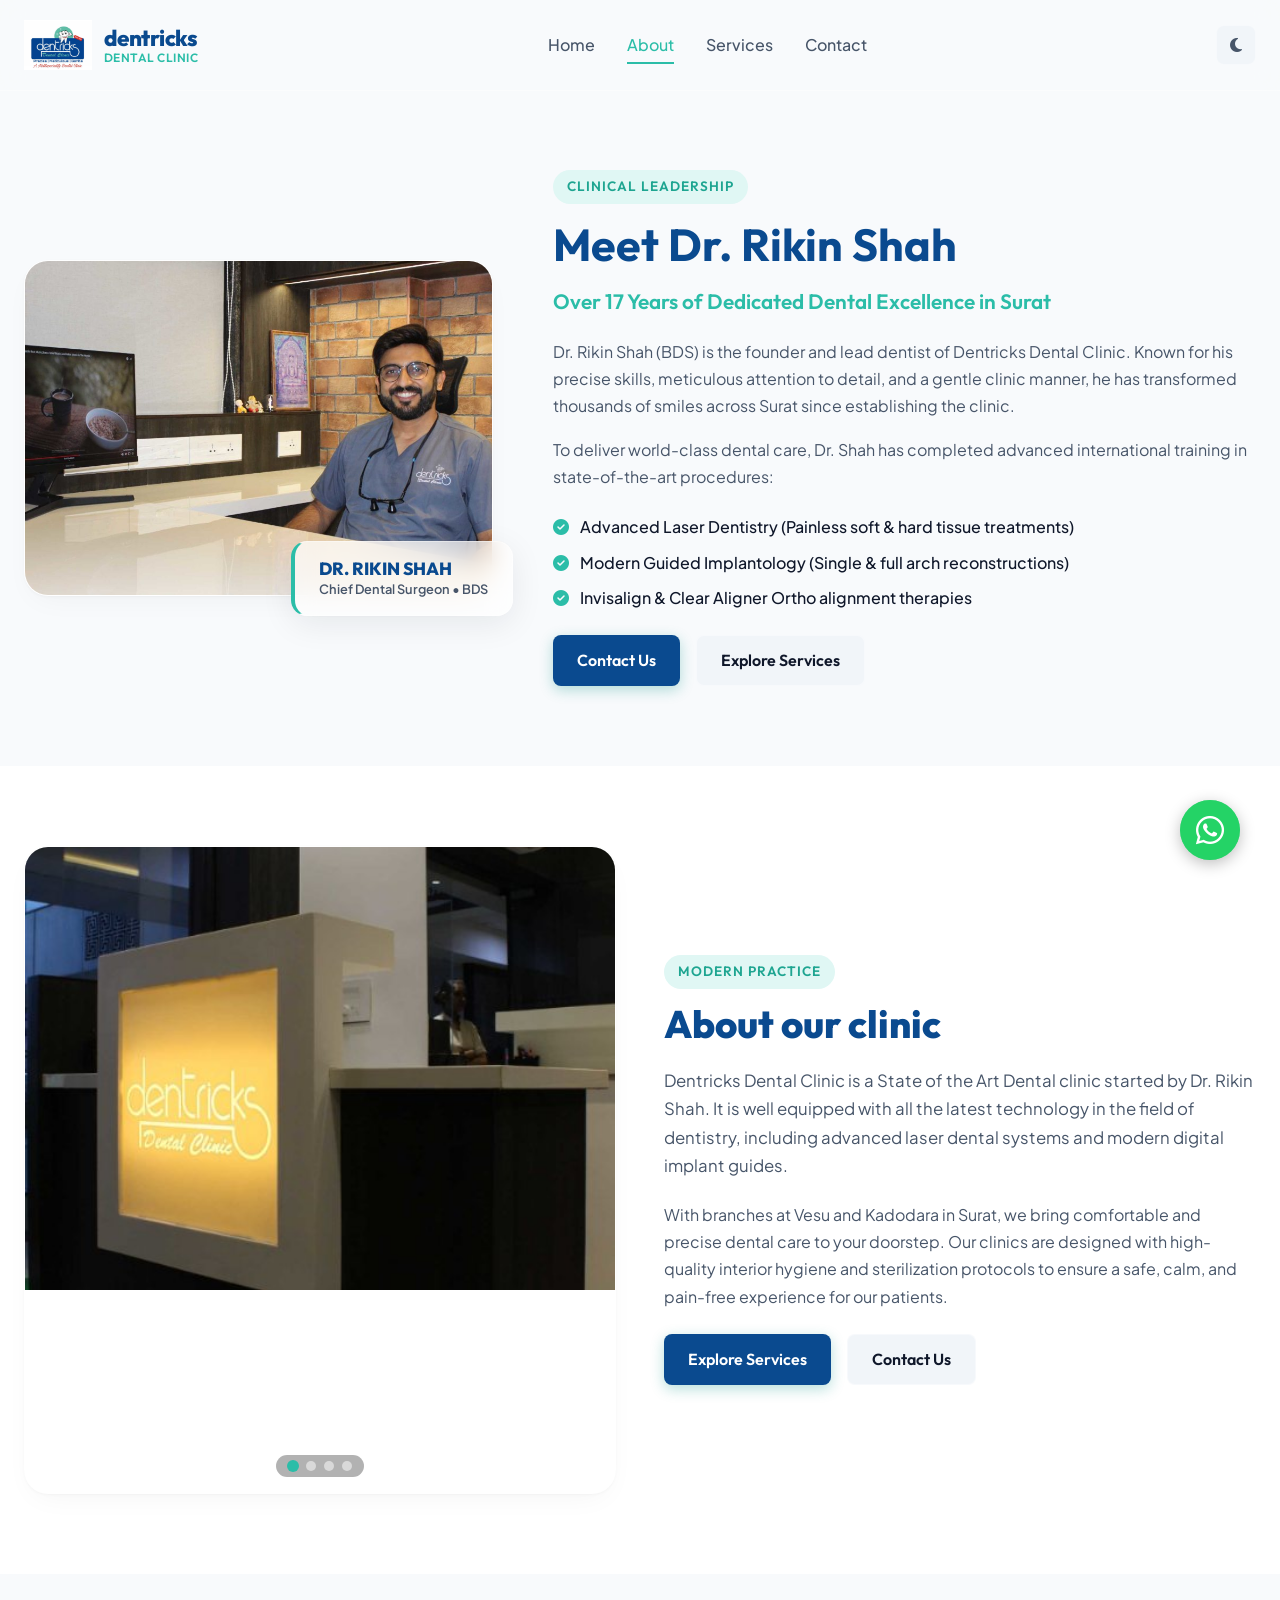
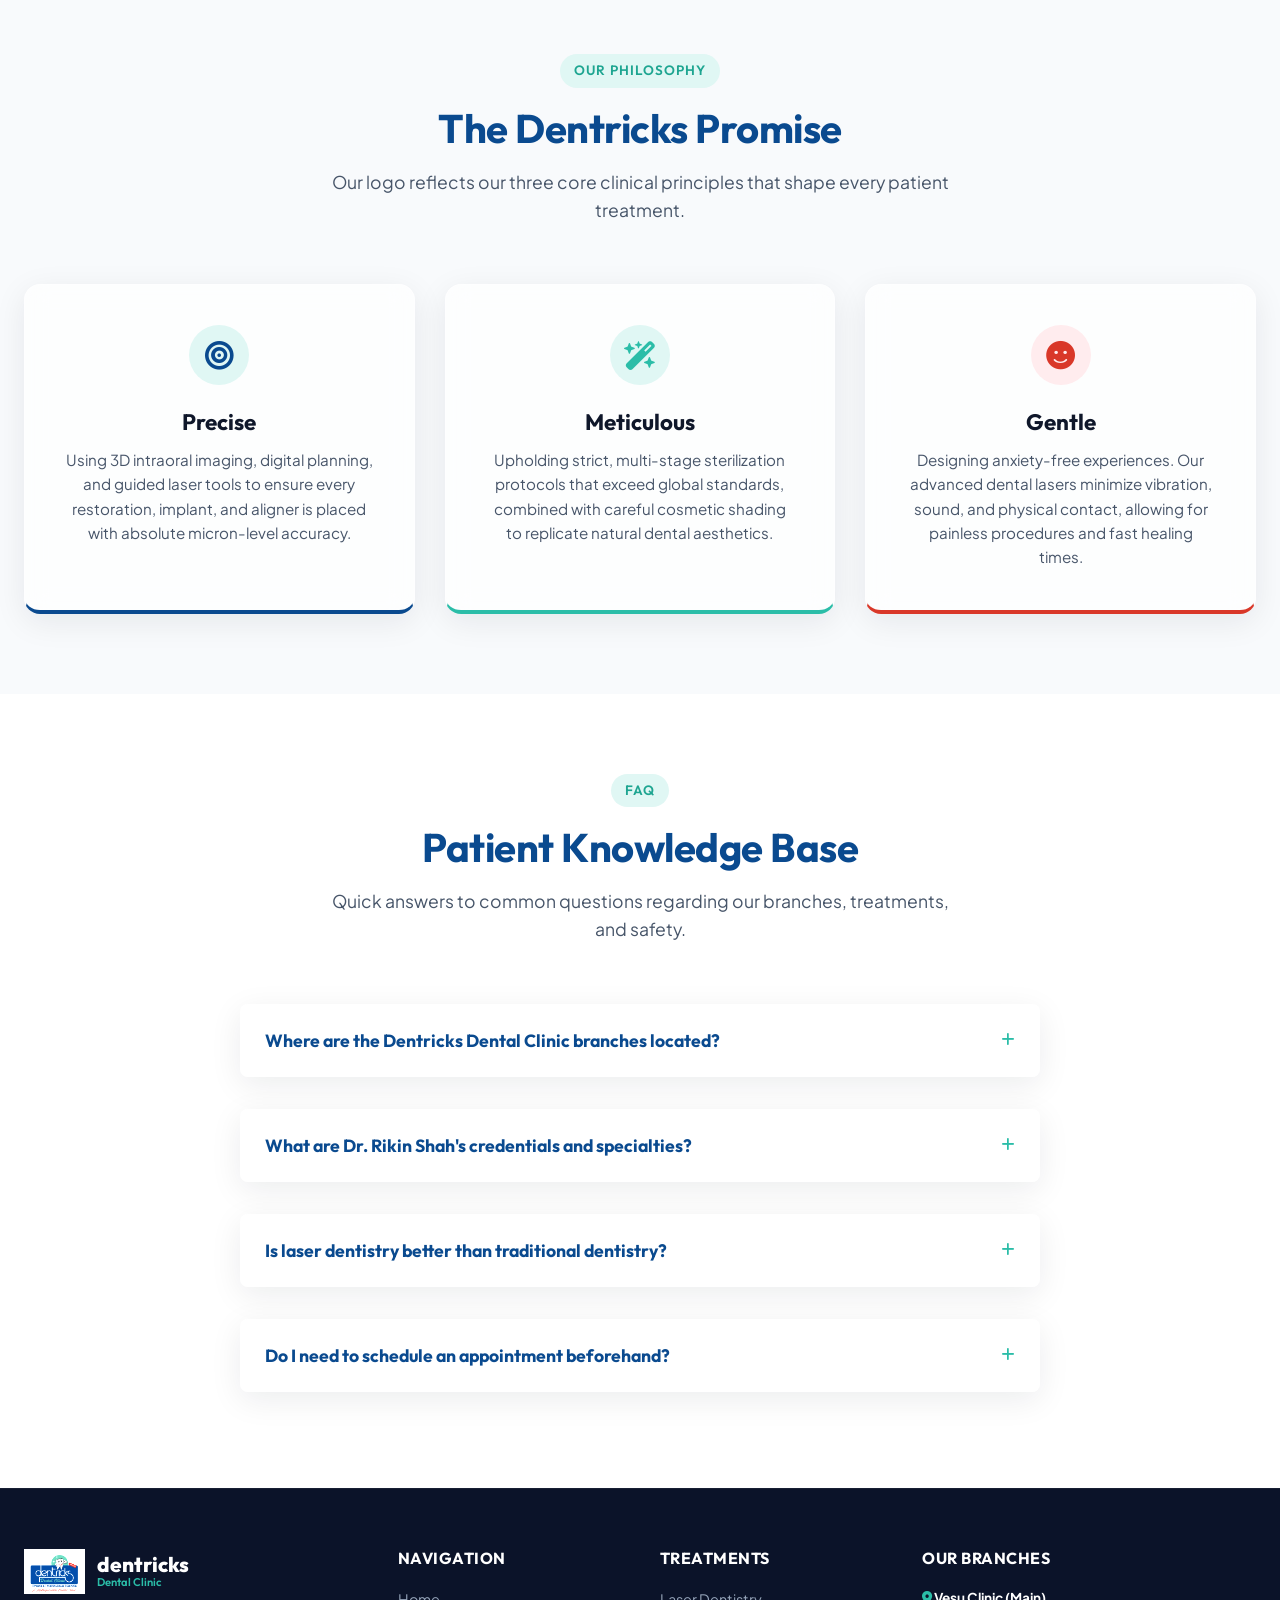
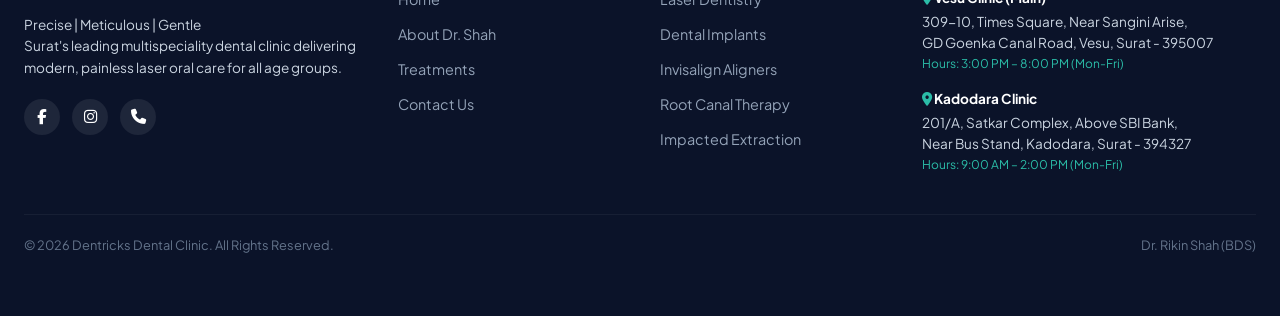
<file: about.html>
<!DOCTYPE html>
<html lang="en">
<head>
    <meta charset="UTF-8">
    <meta name="viewport" content="width=device-width, initial-scale=1.0">
    <title>About Dr. Rikin Shah | Dentricks Dental Clinic Surat</title>
    <!-- Meta Descriptions for SEO -->
    <meta name="description" content="Meet Dr. Rikin Shah (BDS), the chief dental surgeon at Dentricks Dental Clinic. Learn about his 17+ years of experience and international training.">
    <meta name="keywords" content="dr rikin shah dentist, dentricks dental clinic, dentist surat, best oral surgeon surat, laser dentist surat, dental credentials dr rikin shah">
    <meta name="author" content="Dentricks Dental Clinic">
    
    <!-- Google Fonts: Outfit & Plus Jakarta Sans -->
    <link rel="preconnect" href="https://fonts.googleapis.com">
    <link rel="preconnect" href="https://fonts.gstatic.com" crossorigin>
    <link href="https://fonts.googleapis.com/css2?family=Outfit:wght@300;400;500;600;700;800&family=Plus+Jakarta+Sans:wght@300;400;500;600;700&display=swap" rel="stylesheet">
    
    <!-- FontAwesome for icons -->
    <link rel="stylesheet" href="https://cdnjs.cloudflare.com/ajax/libs/font-awesome/6.4.0/css/all.min.css">
    
    <!-- Custom CSS -->
    <link rel="stylesheet" href="styles.css">
</head>
<body class="light-theme">
    <!-- Header/Navigation -->
    <header class="header">
        <div class="header-container">
            <a href="index.html" class="logo" id="header-logo" style="display: flex; align-items: center; gap: 12px;">
                <img src="assets/logo.png" alt="Dentricks Dental Clinic Logo" class="logo-img-file" style="height: 50px; width: auto; object-fit: contain;">
                <div class="logo-text-group" style="display: flex; flex-direction: column; justify-content: center; line-height: 1.1;">
                    <span class="logo-text" style="font-size: 1.4rem; font-weight: 800; letter-spacing: -0.5px; color: var(--primary-deep);">dentricks</span>
                    <span class="logo-subtext" style="font-size: 0.75rem; font-weight: 600; color: var(--primary); text-transform: uppercase; letter-spacing: 0.5px;">Dental Clinic</span>
                </div>
            </a>
            
            <nav class="nav-menu" id="nav-menu">
                <a href="index.html" class="nav-link">Home</a>
                <a href="about.html" class="nav-link active">About</a>
                <a href="services.html" class="nav-link">Services</a>
                <a href="contact.html" class="nav-link">Contact</a>
            </nav>
            
            <div class="header-actions">
                <button class="theme-toggle" id="theme-toggle-btn" aria-label="Toggle light/dark theme">
                    <i class="fa-solid fa-moon"></i>
                </button>
                <button class="mobile-menu-btn" id="mobile-menu-btn" aria-label="Open mobile menu">
                    <span class="bar"></span>
                    <span class="bar"></span>
                    <span class="bar"></span>
                </button>
            </div>
        </div>
    </header>

    <!-- Main Content -->
    <main style="padding-top: 90px;">
        <!-- Doctor Profile Section -->
        <section class="about-doctor" style="padding: 80px 24px;">
            <div class="section-container about-doctor-grid" style="max-width: 1280px;">
                <!-- Doctor Image -->
                <div class="doctor-visual" style="position: relative;">
                    <div style="border-radius: var(--border-radius-lg); overflow: hidden; box-shadow: var(--card-shadow); border: 1px solid var(--glass-border); background: var(--bg-secondary);">
                        <img src="assets/dentist_male.jpg" alt="Dr. Rikin Shah - Chief Dentist at Dentricks" style="width: 100%; display: block; object-fit: cover;">
                    </div>
                    <div class="glass-card float-animation" style="position: absolute; bottom: -20px; right: -20px; padding: 16px 24px; border-left: 4px solid var(--primary);">
                        <h4 style="font-size: 1.1rem; color: var(--primary-deep); font-weight: 800;">DR. RIKIN SHAH</h4>
                        <p style="font-size: 0.8rem; color: var(--text-secondary); font-weight: 600;">Chief Dental Surgeon • BDS</p>
                    </div>
                </div>
                
                <!-- Doctor Details -->
                <div class="doctor-info">
                    <span class="section-tag" style="background-color: var(--primary-light); color: var(--primary-hover);">Clinical Leadership</span>
                    <h1 style="font-size: 2.8rem; color: var(--primary-deep); margin-bottom: 20px; line-height: 1.1;">Meet Dr. Rikin Shah</h1>
                    <h2 style="font-size: 1.3rem; color: var(--primary); font-weight: 600; margin-bottom: 24px;">Over 17 Years of Dedicated Dental Excellence in Surat</h2>
                    
                    <p style="color: var(--text-secondary); margin-bottom: 16px; line-height: 1.7;">Dr. Rikin Shah (BDS) is the founder and lead dentist of Dentricks Dental Clinic. Known for his precise skills, meticulous attention to detail, and a gentle clinic manner, he has transformed thousands of smiles across Surat since establishing the clinic.</p>
                    <p style="color: var(--text-secondary); margin-bottom: 24px; line-height: 1.7;">To deliver world-class dental care, Dr. Shah has completed advanced international training in state-of-the-art procedures:
                        <ul style="display: flex; flex-direction: column; gap: 10px; margin-bottom: 24px; font-weight: 500; color: var(--text-primary);">
                            <li><i class="fa-solid fa-circle-check" style="color: var(--primary); margin-right: 8px;"></i> Advanced Laser Dentistry (Painless soft & hard tissue treatments)</li>
                            <li><i class="fa-solid fa-circle-check" style="color: var(--primary); margin-right: 8px;"></i> Modern Guided Implantology (Single & full arch reconstructions)</li>
                            <li><i class="fa-solid fa-circle-check" style="color: var(--primary); margin-right: 8px;"></i> Invisalign & Clear Aligner Ortho alignment therapies</li>
                        </ul>
                    </p>

                    <div style="display: flex; gap: 16px;">
                        <a href="contact.html" class="btn btn-primary" style="background-color: var(--primary-deep); padding: 12px 24px;">Contact Us</a>
                        <a href="services.html" class="btn btn-secondary" style="padding: 12px 24px;">Explore Services</a>
                    </div>
                </div>
            </div>
        </section>

        <!-- About our clinic Section -->
        <section class="about-clinic" style="background-color: var(--bg-secondary); padding: 80px 24px;">
            <div class="section-container about-clinic-grid" style="max-width: 1280px; display: grid; grid-template-columns: 1fr 1fr; gap: 48px; align-items: center;">
                <!-- Left: Carousel -->
                <div class="clinic-carousel-container" style="position: relative; overflow: hidden; border-radius: var(--border-radius-lg); box-shadow: var(--card-shadow); border: 1px solid var(--glass-border);">
                    <div class="clinic-carousel-track" id="clinic-carousel-track" style="display: flex; transition: transform 0.5s ease; width: 100%;">
                        <div class="clinic-carousel-slide" style="min-width: 100%;"><img src="assets/gallery_1.jpg" alt="Dentricks Reception Desk" style="width: 100%; display: block; aspect-ratio: 4/3; object-fit: cover;"></div>
                        <div class="clinic-carousel-slide" style="min-width: 100%;"><img src="assets/gallery_2.jpg" alt="Laser Surgery Operatory" style="width: 100%; display: block; aspect-ratio: 4/3; object-fit: cover;"></div>
                        <div class="clinic-carousel-slide" style="min-width: 100%;"><img src="assets/gallery_3.jpg" alt="Dr. Shah's Consultation Room" style="width: 100%; display: block; aspect-ratio: 4/3; object-fit: cover;"></div>
                        <div class="clinic-carousel-slide" style="min-width: 100%;"><img src="assets/gallery_4.jpg" alt="Modern Patient Treatment Lounge" style="width: 100%; display: block; aspect-ratio: 4/3; object-fit: cover;"></div>
                    </div>
                    <!-- Indicators/Dots -->
                    <div class="carousel-dots" id="clinic-carousel-dots" style="position: absolute; bottom: 16px; left: 50%; transform: translateX(-50%); display: flex; gap: 8px; z-index: 10;">
                        <span class="carousel-dot active" data-slide="0" style="width: 10px; height: 10px; border-radius: 50%; background-color: var(--primary); cursor: pointer; transition: background-color 0.3s;"></span>
                        <span class="carousel-dot" data-slide="1" style="width: 10px; height: 10px; border-radius: 50%; background-color: rgba(255,255,255,0.5); cursor: pointer; transition: background-color 0.3s;"></span>
                        <span class="carousel-dot" data-slide="2" style="width: 10px; height: 10px; border-radius: 50%; background-color: rgba(255,255,255,0.5); cursor: pointer; transition: background-color 0.3s;"></span>
                        <span class="carousel-dot" data-slide="3" style="width: 10px; height: 10px; border-radius: 50%; background-color: rgba(255,255,255,0.5); cursor: pointer; transition: background-color 0.3s;"></span>
                    </div>
                </div>

                <!-- Right: Text details -->
                <div class="clinic-info">
                    <span class="section-tag" style="background-color: var(--primary-light); color: var(--primary-hover); display: inline-block; margin-bottom: 12px;">Modern Practice</span>
                    <h2 style="font-size: 2.4rem; color: var(--primary-deep); margin-bottom: 20px; font-weight: 800;">About our clinic</h2>
                    <p style="color: var(--text-secondary); line-height: 1.7; margin-bottom: 20px; font-size: 1.05rem;">
                        Dentricks Dental Clinic is a State of the Art Dental clinic started by Dr. Rikin Shah. It is well equipped with all the latest technology in the field of dentistry, including advanced laser dental systems and modern digital implant guides.
                    </p>
                    <p style="color: var(--text-secondary); line-height: 1.7; margin-bottom: 24px;">
                        With branches at Vesu and Kadodara in Surat, we bring comfortable and precise dental care to your doorstep. Our clinics are designed with high-quality interior hygiene and sterilization protocols to ensure a safe, calm, and pain-free experience for our patients.
                    </p>
                    
                    <div style="display: flex; gap: 16px;">
                        <a href="services.html" class="btn btn-primary" style="background-color: var(--primary-deep); padding: 12px 24px;">Explore Services</a>
                        <a href="contact.html" class="btn btn-secondary" style="padding: 12px 24px;">Contact Us</a>
                    </div>
                </div>
            </div>
        </section>

        <!-- Clinic Pillars Section -->
        <section class="clinic-pillars" style="background-color: var(--bg-primary); padding: 80px 24px;">
            <div class="section-container">
                <div class="section-header">
                    <span class="section-tag" style="background-color: var(--primary-light); color: var(--primary-hover);">Our Philosophy</span>
                    <h2 class="section-title" style="color: var(--primary-deep);">The Dentricks Promise</h2>
                    <p class="section-subtitle">Our logo reflects our three core clinical principles that shape every patient treatment.</p>
                </div>

                <div class="about-pillars-grid">
                    <!-- Card 1 -->
                    <div class="glass-card" style="padding: 40px; text-align: center; border-bottom: 4px solid var(--primary-deep);">
                        <div style="width: 60px; height: 60px; border-radius: 50%; background-color: var(--primary-light); color: var(--primary-deep); display: flex; align-items: center; justify-content: center; font-size: 1.8rem; margin: 0 auto 24px auto;">
                            <i class="fa-solid fa-bullseye"></i>
                        </div>
                        <h3 style="font-size: 1.4rem; margin-bottom: 12px;">Precise</h3>
                        <p style="color: var(--text-secondary); font-size: 0.95rem;">Using 3D intraoral imaging, digital planning, and guided laser tools to ensure every restoration, implant, and aligner is placed with absolute micron-level accuracy.</p>
                    </div>

                    <!-- Card 2 -->
                    <div class="glass-card" style="padding: 40px; text-align: center; border-bottom: 4px solid var(--primary);">
                        <div style="width: 60px; height: 60px; border-radius: 50%; background-color: var(--primary-light); color: var(--primary); display: flex; align-items: center; justify-content: center; font-size: 1.8rem; margin: 0 auto 24px auto;">
                            <i class="fa-solid fa-wand-magic-sparkles"></i>
                        </div>
                        <h3 style="font-size: 1.4rem; margin-bottom: 12px;">Meticulous</h3>
                        <p style="color: var(--text-secondary); font-size: 0.95rem;">Upholding strict, multi-stage sterilization protocols that exceed global standards, combined with careful cosmetic shading to replicate natural dental aesthetics.</p>
                    </div>

                    <!-- Card 3 -->
                    <div class="glass-card" style="padding: 40px; text-align: center; border-bottom: 4px solid var(--accent);">
                        <div style="width: 60px; height: 60px; border-radius: 50%; background-color: var(--accent-light); color: var(--accent); display: flex; align-items: center; justify-content: center; font-size: 1.8rem; margin: 0 auto 24px auto;">
                            <i class="fa-solid fa-face-smile"></i>
                        </div>
                        <h3 style="font-size: 1.4rem; margin-bottom: 12px;">Gentle</h3>
                        <p style="color: var(--text-secondary); font-size: 0.95rem;">Designing anxiety-free experiences. Our advanced dental lasers minimize vibration, sound, and physical contact, allowing for painless procedures and fast healing times.</p>
                    </div>
                </div>
            </div>
        </section>

        <!-- Interactive FAQs Accordion -->
        <section class="faqs" id="faqs" style="background-color: var(--bg-secondary); padding: 80px 24px;">
            <div class="section-container" style="max-width: 900px;">
                <div class="section-header">
                    <span class="section-tag" style="background-color: var(--primary-light); color: var(--primary-hover);">FAQ</span>
                    <h2 class="section-title" style="color: var(--primary-deep);">Patient Knowledge Base</h2>
                    <p class="section-subtitle">Quick answers to common questions regarding our branches, treatments, and safety.</p>
                </div>
                
                <div class="faq-accordion-list">
                    <!-- FAQ 1 -->
                    <div class="faq-item glass-card" style="margin-bottom: 16px;">
                        <button class="faq-question-btn" aria-expanded="false" style="padding: 24px; font-weight: 700; width: 100%; display: flex; justify-content: space-between; align-items: center; font-size: 1.1rem; color: var(--primary-deep);">
                            <span>Where are the Dentricks Dental Clinic branches located?</span>
                            <span class="faq-icon" style="color: var(--primary);"><i class="fa-solid fa-plus"></i></span>
                        </button>
                        <div class="faq-answer-wrapper" style="max-height: 0; overflow: hidden; transition: max-height 0.3s ease;">
                            <div class="faq-answer" style="padding: 0 24px 24px 24px; color: var(--text-secondary); font-size: 0.95rem; line-height: 1.6;">
                                <p>We operate two fully-equipped multispeciality branches in Surat:<br>
                                1. <strong>Vesu Clinic (Main Branch)</strong>: 309-10, Times Square, GD Goenka Canal Road, Vesu. (Timings: 3:00 PM – 8:00 PM)<br>
                                2. <strong>Kadodara Clinic</strong>: 201/A, Satkar Complex, Above SBI Bank, Near Kadodara Bus Stand. (Timings: 9:00 AM – 2:00 PM)</p>
                            </div>
                        </div>
                    </div>
                    
                    <!-- FAQ 2 -->
                    <div class="faq-item glass-card" style="margin-bottom: 16px;">
                        <button class="faq-question-btn" aria-expanded="false" style="padding: 24px; font-weight: 700; width: 100%; display: flex; justify-content: space-between; align-items: center; font-size: 1.1rem; color: var(--primary-deep);">
                            <span>What are Dr. Rikin Shah's credentials and specialties?</span>
                            <span class="faq-icon" style="color: var(--primary);"><i class="fa-solid fa-plus"></i></span>
                        </button>
                        <div class="faq-answer-wrapper" style="max-height: 0; overflow: hidden; transition: max-height 0.3s ease;">
                            <div class="faq-answer" style="padding: 0 24px 24px 24px; color: var(--text-secondary); font-size: 0.95rem; line-height: 1.6;">
                                <p>Dr. Rikin Shah holds a BDS (Bachelor of Dental Surgery) degree and has over 17 years of experience. He is internationally trained in dental implant placements, advanced laser surgeries, and Invisalign orthodontic alignment.</p>
                            </div>
                        </div>
                    </div>
                    
                    <!-- FAQ 3 -->
                    <div class="faq-item glass-card" style="margin-bottom: 16px;">
                        <button class="faq-question-btn" aria-expanded="false" style="padding: 24px; font-weight: 700; width: 100%; display: flex; justify-content: space-between; align-items: center; font-size: 1.1rem; color: var(--primary-deep);">
                            <span>Is laser dentistry better than traditional dentistry?</span>
                            <span class="faq-icon" style="color: var(--primary);"><i class="fa-solid fa-plus"></i></span>
                        </button>
                        <div class="faq-answer-wrapper" style="max-height: 0; overflow: hidden; transition: max-height 0.3s ease;">
                            <div class="faq-answer" style="padding: 0 24px 24px 24px; color: var(--text-secondary); font-size: 0.95rem; line-height: 1.6;">
                                <p>Yes, for many procedures! Dental lasers replace the need for traditional drills in many gums and cavity treatments. They result in significantly less bleeding, require little to no anesthesia, reduce physical friction, and facilitate much faster recovery.</p>
                            </div>
                        </div>
                    </div>
                    
                    <!-- FAQ 4 -->
                    <div class="faq-item glass-card" style="margin-bottom: 16px;">
                        <button class="faq-question-btn" aria-expanded="false" style="padding: 24px; font-weight: 700; width: 100%; display: flex; justify-content: space-between; align-items: center; font-size: 1.1rem; color: var(--primary-deep);">
                            <span>Do I need to schedule an appointment beforehand?</span>
                            <span class="faq-icon" style="color: var(--primary);"><i class="fa-solid fa-plus"></i></span>
                        </button>
                        <div class="faq-answer-wrapper" style="max-height: 0; overflow: hidden; transition: max-height 0.3s ease;">
                            <div class="faq-answer" style="padding: 0 24px 24px 24px; color: var(--text-secondary); font-size: 0.95rem; line-height: 1.6;">
                                <p>We strongly recommend scheduling your appointment in advance to minimize wait times. You can use our online scheduler on the Contact page, or call our team directly at +91 97260 08023.</p>
                            </div>
                        </div>
                    </div>
                </div>
            </div>
        </section>
    </main>

    <!-- Footer -->
    <footer class="footer" style="background-color: #0b1329; color: #cbd5e1; padding: 60px 24px; border-top: 1px solid rgba(255,255,255,0.05);">
        <div class="section-container footer-grid" style="max-width: 1280px; margin: 0 auto;">
            <!-- Brand Column -->
            <div>
                <a href="index.html" class="logo" style="display: flex; align-items: center; gap: 12px; margin-bottom: 20px;">
                    <img src="assets/logo.png" alt="Dentricks Logo" style="height: 45px; width: auto; filter: brightness(1.2);">
                    <div class="logo-text-group" style="display: flex; flex-direction: column; line-height: 1.1;">
                        <span class="logo-text" style="font-size: 1.3rem; font-weight: 800; color: #ffffff;">dentricks</span>
                        <span class="logo-subtext" style="font-size: 0.7rem; font-weight: 600; color: var(--primary);">Dental Clinic</span>
                    </div>
                </a>
                <p style="font-size: 0.85rem; line-height: 1.6; margin-bottom: 20px;">Precise | Meticulous | Gentle<br>Surat's leading multispeciality dental clinic delivering modern, painless laser oral care for all age groups.</p>
                <div class="social-links" style="display: flex; gap: 12px;">
                    <a href="https://www.facebook.com/dentricksdental/" target="_blank" aria-label="Facebook Page" style="width: 36px; height: 36px; border-radius: 50%; background-color: rgba(255,255,255,0.08); display: flex; align-items: center; justify-content: center; color: #ffffff; transition: background-color 0.2s;"><i class="fa-brands fa-facebook-f"></i></a>
                    <a href="https://www.instagram.com/dentricks_dental_clinic" target="_blank" aria-label="Instagram Profile" style="width: 36px; height: 36px; border-radius: 50%; background-color: rgba(255,255,255,0.08); display: flex; align-items: center; justify-content: center; color: #ffffff; transition: background-color 0.2s;"><i class="fa-brands fa-instagram"></i></a>
                    <a href="tel:+919726008023" aria-label="Phone Number" style="width: 36px; height: 36px; border-radius: 50%; background-color: rgba(255,255,255,0.08); display: flex; align-items: center; justify-content: center; color: #ffffff; transition: background-color 0.2s;"><i class="fa-solid fa-phone"></i></a>
                </div>
            </div>

            <!-- Pages Column -->
            <div>
                <h4 style="color: #ffffff; font-size: 1rem; margin-bottom: 20px; text-transform: uppercase; letter-spacing: 0.5px;">Navigation</h4>
                <ul style="display: flex; flex-direction: column; gap: 12px; font-size: 0.9rem;">
                    <li><a href="index.html" style="color: #94a3b8; transition: color 0.2s;">Home</a></li>
                    <li><a href="about.html" style="color: #94a3b8; transition: color 0.2s;">About Dr. Shah</a></li>
                    <li><a href="services.html" style="color: #94a3b8; transition: color 0.2s;">Treatments</a></li>
                    <li><a href="contact.html" style="color: #94a3b8; transition: color 0.2s;">Contact Us</a></li>
                </ul>
            </div>

            <!-- Services Column -->
            <div>
                <h4 style="color: #ffffff; font-size: 1rem; margin-bottom: 20px; text-transform: uppercase; letter-spacing: 0.5px;">Treatments</h4>
                <ul style="display: flex; flex-direction: column; gap: 12px; font-size: 0.9rem; color: #94a3b8;">
                    <li>Laser Dentistry</li>
                    <li>Dental Implants</li>
                    <li>Invisalign Aligners</li>
                    <li>Root Canal Therapy</li>
                    <li>Impacted Extraction</li>
                </ul>
            </div>

            <!-- Locations Column -->
            <div>
                <h4 style="color: #ffffff; font-size: 1rem; margin-bottom: 20px; text-transform: uppercase; letter-spacing: 0.5px;">Our Branches</h4>
                <div style="display: flex; flex-direction: column; gap: 16px; font-size: 0.85rem; line-height: 1.5;">
                    <div>
                        <strong style="color: #ffffff; display: block; margin-bottom: 4px;"><i class="fa-solid fa-location-dot" style="color: var(--primary);"></i> Vesu Clinic (Main)</strong>
                        309-10, Times Square, Near Sangini Arise,<br>GD Goenka Canal Road, Vesu, Surat - 395007
                        <span style="display: block; color: var(--primary); font-size: 0.75rem; margin-top: 2px;">Hours: 3:00 PM – 8:00 PM (Mon-Fri)</span>
                    </div>
                    <div>
                        <strong style="color: #ffffff; display: block; margin-bottom: 4px;"><i class="fa-solid fa-location-dot" style="color: var(--primary);"></i> Kadodara Clinic</strong>
                        201/A, Satkar Complex, Above SBI Bank,<br>Near Bus Stand, Kadodara, Surat - 394327
                        <span style="display: block; color: var(--primary); font-size: 0.75rem; margin-top: 2px;">Hours: 9:00 AM – 2:00 PM (Mon-Fri)</span>
                    </div>
                </div>
            </div>
        </div>

        <div class="section-container footer-bottom-container" style="max-width: 1280px; margin: 40px auto 0 auto; padding-top: 20px; border-top: 1px solid rgba(255,255,255,0.05); font-size: 0.8rem; color: #64748b;">
            <p>&copy; 2026 Dentricks Dental Clinic. All Rights Reserved.</p>
            <p style="display: flex; gap: 16px;">
                <span>Dr. Rikin Shah (BDS)</span>
            </p>
        </div>
    </footer>

    <!-- Floating WhatsApp Widget -->
    <a href="https://wa.me/919726008023" class="whatsapp-float" target="_blank" rel="noopener noreferrer" aria-label="Chat on WhatsApp">
        <i class="fa-brands fa-whatsapp"></i>
    </a>

    <!-- JS Scripts -->
    <script src="app.js"></script>
</body>
</html>
</file>
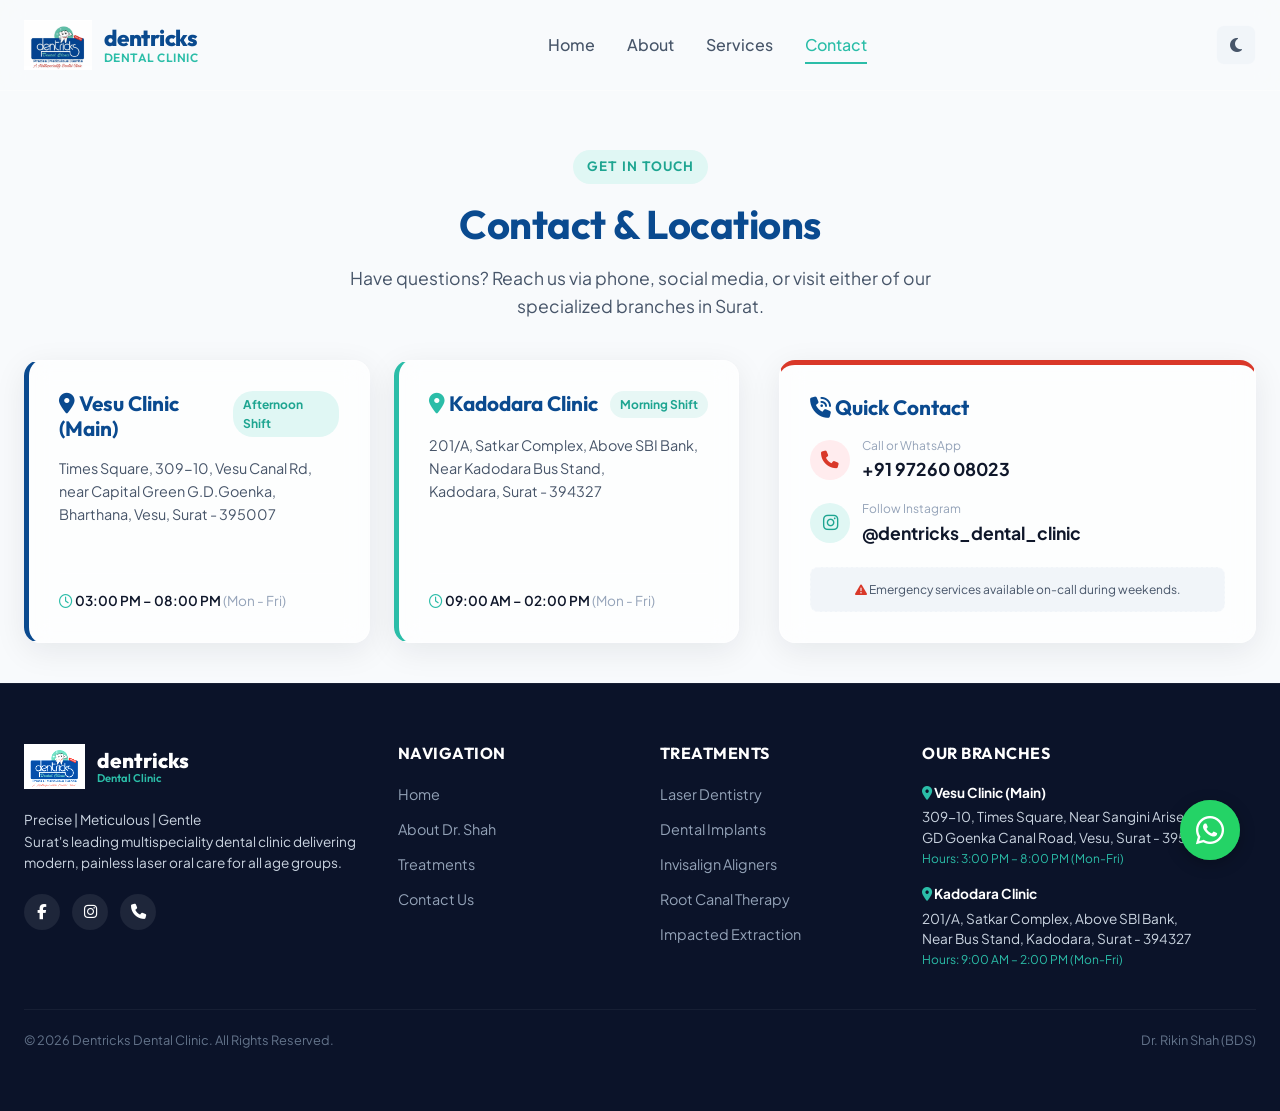
<file: contact.html>
<!DOCTYPE html>
<html lang="en">
<head>
    <meta charset="UTF-8">
    <meta name="viewport" content="width=device-width, initial-scale=1.0">
    <title>Contact Us | Dentricks Dental Clinic Surat</title>
    <!-- Meta Descriptions for SEO -->
    <meta name="description" content="Contact Dr. Rikin Shah at Dentricks Dental Clinic Surat. View locations, contact number, and working hours for Vesu and Kadodara.">
    <meta name="keywords" content="book dentist appointment surat, dentricks dental clinic contact, dentist phone number surat, dentist vesu timings, dentist kadodara timings">
    <meta name="author" content="Dentricks Dental Clinic">
    
    <!-- Google Fonts: Outfit & Plus Jakarta Sans -->
    <link rel="preconnect" href="https://fonts.googleapis.com">
    <link rel="preconnect" href="https://fonts.gstatic.com" crossorigin>
    <link href="https://fonts.googleapis.com/css2?family=Outfit:wght@300;400;500;600;700;800&family=Plus+Jakarta+Sans:wght@300;400;500;600;700&display=swap" rel="stylesheet">
    
    <!-- FontAwesome for icons -->
    <link rel="stylesheet" href="https://cdnjs.cloudflare.com/ajax/libs/font-awesome/6.4.0/css/all.min.css">
    
    <!-- Custom CSS -->
    <link rel="stylesheet" href="styles.css">
</head>
<body class="light-theme">
    <!-- Header/Navigation -->
    <header class="header">
        <div class="header-container">
            <a href="index.html" class="logo" id="header-logo" style="display: flex; align-items: center; gap: 12px;">
                <img src="assets/logo.png" alt="Dentricks Dental Clinic Logo" class="logo-img-file" style="height: 50px; width: auto; object-fit: contain;">
                <div class="logo-text-group" style="display: flex; flex-direction: column; justify-content: center; line-height: 1.1;">
                    <span class="logo-text" style="font-size: 1.4rem; font-weight: 800; letter-spacing: -0.5px; color: var(--primary-deep);">dentricks</span>
                    <span class="logo-subtext" style="font-size: 0.75rem; font-weight: 600; color: var(--primary); text-transform: uppercase; letter-spacing: 0.5px;">Dental Clinic</span>
                </div>
            </a>
            
            <nav class="nav-menu" id="nav-menu">
                <a href="index.html" class="nav-link">Home</a>
                <a href="about.html" class="nav-link">About</a>
                <a href="services.html" class="nav-link">Services</a>
                <a href="contact.html" class="nav-link active">Contact</a>
            </nav>
            
            <div class="header-actions">
                <button class="theme-toggle" id="theme-toggle-btn" aria-label="Toggle light/dark theme">
                    <i class="fa-solid fa-moon"></i>
                </button>
                <button class="mobile-menu-btn" id="mobile-menu-btn" aria-label="Open mobile menu">
                    <span class="bar"></span>
                    <span class="bar"></span>
                    <span class="bar"></span>
                </button>
            </div>
        </div>
    </header>

    <!-- Main Content -->
    <main style="padding-top: 90px;">
        <!-- Contact Details Section -->
        <section class="contact-details-sec" style="padding: 60px 24px 40px 24px; background-color: var(--bg-primary);">
            <div class="section-container" style="max-width: 1280px;">
                <div class="section-header" style="margin-bottom: 40px;">
                    <span class="section-tag" style="background-color: var(--primary-light); color: var(--primary-hover);">Get in Touch</span>
                    <h1 class="section-title" style="color: var(--primary-deep);">Contact & Locations</h1>
                    <p class="section-subtitle">Have questions? Reach us via phone, social media, or visit either of our specialized branches in Surat.</p>
                </div>

                <div class="contact-info-grid">
                    <!-- Branches Grid -->
                    <div class="branches-grid">
                        <!-- Branch 1: Vesu -->
                        <div class="glass-card" style="padding: 30px; border-left: 5px solid var(--primary-deep); display: flex; flex-direction: column; justify-content: space-between;">
                            <div>
                                <div style="display: flex; justify-content: space-between; align-items: flex-start; margin-bottom: 16px;">
                                    <h3 style="font-size: 1.3rem; color: var(--primary-deep);"><i class="fa-solid fa-location-dot" style="color: var(--primary-deep);"></i> Vesu Clinic (Main)</h3>
                                    <span style="font-size: 0.75rem; background-color: var(--primary-light); color: var(--primary-hover); padding: 4px 10px; border-radius: 20px; font-weight: 700;">Afternoon Shift</span>
                                </div>
                                <p style="font-size: 0.9rem; color: var(--text-secondary); line-height: 1.6; margin-bottom: 16px;">
                                    Times Square, 309-10, Vesu Canal Rd,<br>
                                    near Capital Green G.D.Goenka,<br>
                                    Bharthana, Vesu, Surat - 395007
                                </p>
                            </div>
                            <div style="padding-top: 16px; border-top: 1px solid var(--glass-border);">
                                <p style="font-size: 0.85rem; font-weight: 600; color: var(--text-primary);"><i class="fa-regular fa-clock" style="color: var(--primary);"></i> 03:00 PM – 08:00 PM <span style="font-weight: 400; color: var(--text-muted);">(Mon - Fri)</span></p>
                            </div>
                        </div>

                        <!-- Branch 2: Kadodara -->
                        <div class="glass-card" style="padding: 30px; border-left: 5px solid var(--primary); display: flex; flex-direction: column; justify-content: space-between;">
                            <div>
                                <div style="display: flex; justify-content: space-between; align-items: flex-start; margin-bottom: 16px;">
                                    <h3 style="font-size: 1.3rem; color: var(--primary-deep);"><i class="fa-solid fa-location-dot" style="color: var(--primary);"></i> Kadodara Clinic</h3>
                                    <span style="font-size: 0.75rem; background-color: rgba(43, 189, 168, 0.1); color: var(--primary-hover); padding: 4px 10px; border-radius: 20px; font-weight: 700;">Morning Shift</span>
                                </div>
                                <p style="font-size: 0.9rem; color: var(--text-secondary); line-height: 1.6; margin-bottom: 16px;">
                                    201/A, Satkar Complex, Above SBI Bank,<br>
                                    Near Kadodara Bus Stand,<br>
                                    Kadodara, Surat - 394327
                                </p>
                            </div>
                            <div style="padding-top: 16px; border-top: 1px solid var(--glass-border);">
                                <p style="font-size: 0.85rem; font-weight: 600; color: var(--text-primary);"><i class="fa-regular fa-clock" style="color: var(--primary);"></i> 09:00 AM – 02:00 PM <span style="font-weight: 400; color: var(--text-muted);">(Mon - Fri)</span></p>
                            </div>
                        </div>
                    </div>

                    <!-- Core Contact Card -->
                    <div class="glass-card" style="padding: 30px; border-top: 5px solid var(--accent); display: flex; flex-direction: column; justify-content: space-between;">
                        <h3 style="font-size: 1.3rem; color: var(--primary-deep); margin-bottom: 16px;"><i class="fa-solid fa-phone-volume"></i> Quick Contact</h3>
                        <div style="display: flex; flex-direction: column; gap: 16px; margin-bottom: 20px;">
                            <div style="display: flex; align-items: center; gap: 12px;">
                                <div style="width: 40px; height: 40px; border-radius: 50%; background: var(--accent-light); color: var(--accent); display: flex; align-items: center; justify-content: center; font-size: 1.1rem;"><i class="fa-solid fa-phone"></i></div>
                                <div>
                                    <span style="font-size: 0.75rem; color: var(--text-muted); display: block;">Call or WhatsApp</span>
                                    <a href="tel:+919726008023" style="font-weight: 700; font-size: 1.1rem; color: var(--text-primary);">+91 97260 08023</a>
                                </div>
                            </div>
                            <div style="display: flex; align-items: center; gap: 12px;">
                                <div style="width: 40px; height: 40px; border-radius: 50%; background: var(--primary-light); color: var(--primary-hover); display: flex; align-items: center; justify-content: center; font-size: 1.1rem;"><i class="fa-brands fa-instagram"></i></div>
                                <div>
                                    <span style="font-size: 0.75rem; color: var(--text-muted); display: block;">Follow Instagram</span>
                                    <a href="https://www.instagram.com/dentricks_dental_clinic" target="_blank" style="font-weight: 700; font-size: 1.1rem; color: var(--text-primary);">@dentricks_dental_clinic</a>
                                </div>
                            </div>
                        </div>
                        <div style="background-color: var(--bg-tertiary); padding: 12px 16px; border-radius: var(--border-radius-sm); border: 1px dashed var(--glass-border); text-align: center;">
                            <p style="font-size: 0.75rem; color: var(--text-secondary);"><i class="fa-solid fa-triangle-exclamation" style="color: var(--accent)"></i> Emergency services available on-call during weekends.</p>
                        </div>
                    </div>
                </div>
            </div>
        </section>

    </main>

    <!-- Footer -->
    <footer class="footer" style="background-color: #0b1329; color: #cbd5e1; padding: 60px 24px; border-top: 1px solid rgba(255,255,255,0.05);">
        <div class="section-container footer-grid" style="max-width: 1280px; margin: 0 auto;">
            <!-- Brand Column -->
            <div>
                <a href="index.html" class="logo" style="display: flex; align-items: center; gap: 12px; margin-bottom: 20px;">
                    <img src="assets/logo.png" alt="Dentricks Logo" style="height: 45px; width: auto; filter: brightness(1.2);">
                    <div class="logo-text-group" style="display: flex; flex-direction: column; line-height: 1.1;">
                        <span class="logo-text" style="font-size: 1.3rem; font-weight: 800; color: #ffffff;">dentricks</span>
                        <span class="logo-subtext" style="font-size: 0.7rem; font-weight: 600; color: var(--primary);">Dental Clinic</span>
                    </div>
                </a>
                <p style="font-size: 0.85rem; line-height: 1.6; margin-bottom: 20px;">Precise | Meticulous | Gentle<br>Surat's leading multispeciality dental clinic delivering modern, painless laser oral care for all age groups.</p>
                <div class="social-links" style="display: flex; gap: 12px;">
                    <a href="https://www.facebook.com/dentricksdental/" target="_blank" aria-label="Facebook Page" style="width: 36px; height: 36px; border-radius: 50%; background-color: rgba(255,255,255,0.08); display: flex; align-items: center; justify-content: center; color: #ffffff; transition: background-color 0.2s;"><i class="fa-brands fa-facebook-f"></i></a>
                    <a href="https://www.instagram.com/dentricks_dental_clinic" target="_blank" aria-label="Instagram Profile" style="width: 36px; height: 36px; border-radius: 50%; background-color: rgba(255,255,255,0.08); display: flex; align-items: center; justify-content: center; color: #ffffff; transition: background-color 0.2s;"><i class="fa-brands fa-instagram"></i></a>
                    <a href="tel:+919726008023" aria-label="Phone Number" style="width: 36px; height: 36px; border-radius: 50%; background-color: rgba(255,255,255,0.08); display: flex; align-items: center; justify-content: center; color: #ffffff; transition: background-color 0.2s;"><i class="fa-solid fa-phone"></i></a>
                </div>
            </div>

            <!-- Pages Column -->
            <div>
                <h4 style="color: #ffffff; font-size: 1rem; margin-bottom: 20px; text-transform: uppercase; letter-spacing: 0.5px;">Navigation</h4>
                <ul style="display: flex; flex-direction: column; gap: 12px; font-size: 0.9rem;">
                    <li><a href="index.html" style="color: #94a3b8; transition: color 0.2s;">Home</a></li>
                    <li><a href="about.html" style="color: #94a3b8; transition: color 0.2s;">About Dr. Shah</a></li>
                    <li><a href="services.html" style="color: #94a3b8; transition: color 0.2s;">Treatments</a></li>
                    <li><a href="contact.html" style="color: #94a3b8; transition: color 0.2s;">Contact Us</a></li>
                </ul>
            </div>

            <!-- Services Column -->
            <div>
                <h4 style="color: #ffffff; font-size: 1rem; margin-bottom: 20px; text-transform: uppercase; letter-spacing: 0.5px;">Treatments</h4>
                <ul style="display: flex; flex-direction: column; gap: 12px; font-size: 0.9rem; color: #94a3b8;">
                    <li>Laser Dentistry</li>
                    <li>Dental Implants</li>
                    <li>Invisalign Aligners</li>
                    <li>Root Canal Therapy</li>
                    <li>Impacted Extraction</li>
                </ul>
            </div>

            <!-- Locations Column -->
            <div>
                <h4 style="color: #ffffff; font-size: 1rem; margin-bottom: 20px; text-transform: uppercase; letter-spacing: 0.5px;">Our Branches</h4>
                <div style="display: flex; flex-direction: column; gap: 16px; font-size: 0.85rem; line-height: 1.5;">
                    <div>
                        <strong style="color: #ffffff; display: block; margin-bottom: 4px;"><i class="fa-solid fa-location-dot" style="color: var(--primary);"></i> Vesu Clinic (Main)</strong>
                        309-10, Times Square, Near Sangini Arise,<br>GD Goenka Canal Road, Vesu, Surat - 395007
                        <span style="display: block; color: var(--primary); font-size: 0.75rem; margin-top: 2px;">Hours: 3:00 PM – 8:00 PM (Mon-Fri)</span>
                    </div>
                    <div>
                        <strong style="color: #ffffff; display: block; margin-bottom: 4px;"><i class="fa-solid fa-location-dot" style="color: var(--primary);"></i> Kadodara Clinic</strong>
                        201/A, Satkar Complex, Above SBI Bank,<br>Near Bus Stand, Kadodara, Surat - 394327
                        <span style="display: block; color: var(--primary); font-size: 0.75rem; margin-top: 2px;">Hours: 9:00 AM – 2:00 PM (Mon-Fri)</span>
                    </div>
                </div>
            </div>
        </div>

        <div class="section-container footer-bottom-container" style="max-width: 1280px; margin: 40px auto 0 auto; padding-top: 20px; border-top: 1px solid rgba(255,255,255,0.05); font-size: 0.8rem; color: #64748b;">
            <p>&copy; 2026 Dentricks Dental Clinic. All Rights Reserved.</p>
            <p style="display: flex; gap: 16px;">
                <span>Dr. Rikin Shah (BDS)</span>
            </p>
        </div>
    </footer>

    <!-- Floating WhatsApp Widget -->
    <a href="https://wa.me/919726008023" class="whatsapp-float" target="_blank" rel="noopener noreferrer" aria-label="Chat on WhatsApp">
        <i class="fa-brands fa-whatsapp"></i>
    </a>

    <!-- JS Scripts -->
    <script src="app.js"></script>
</body>
</html>
</file>
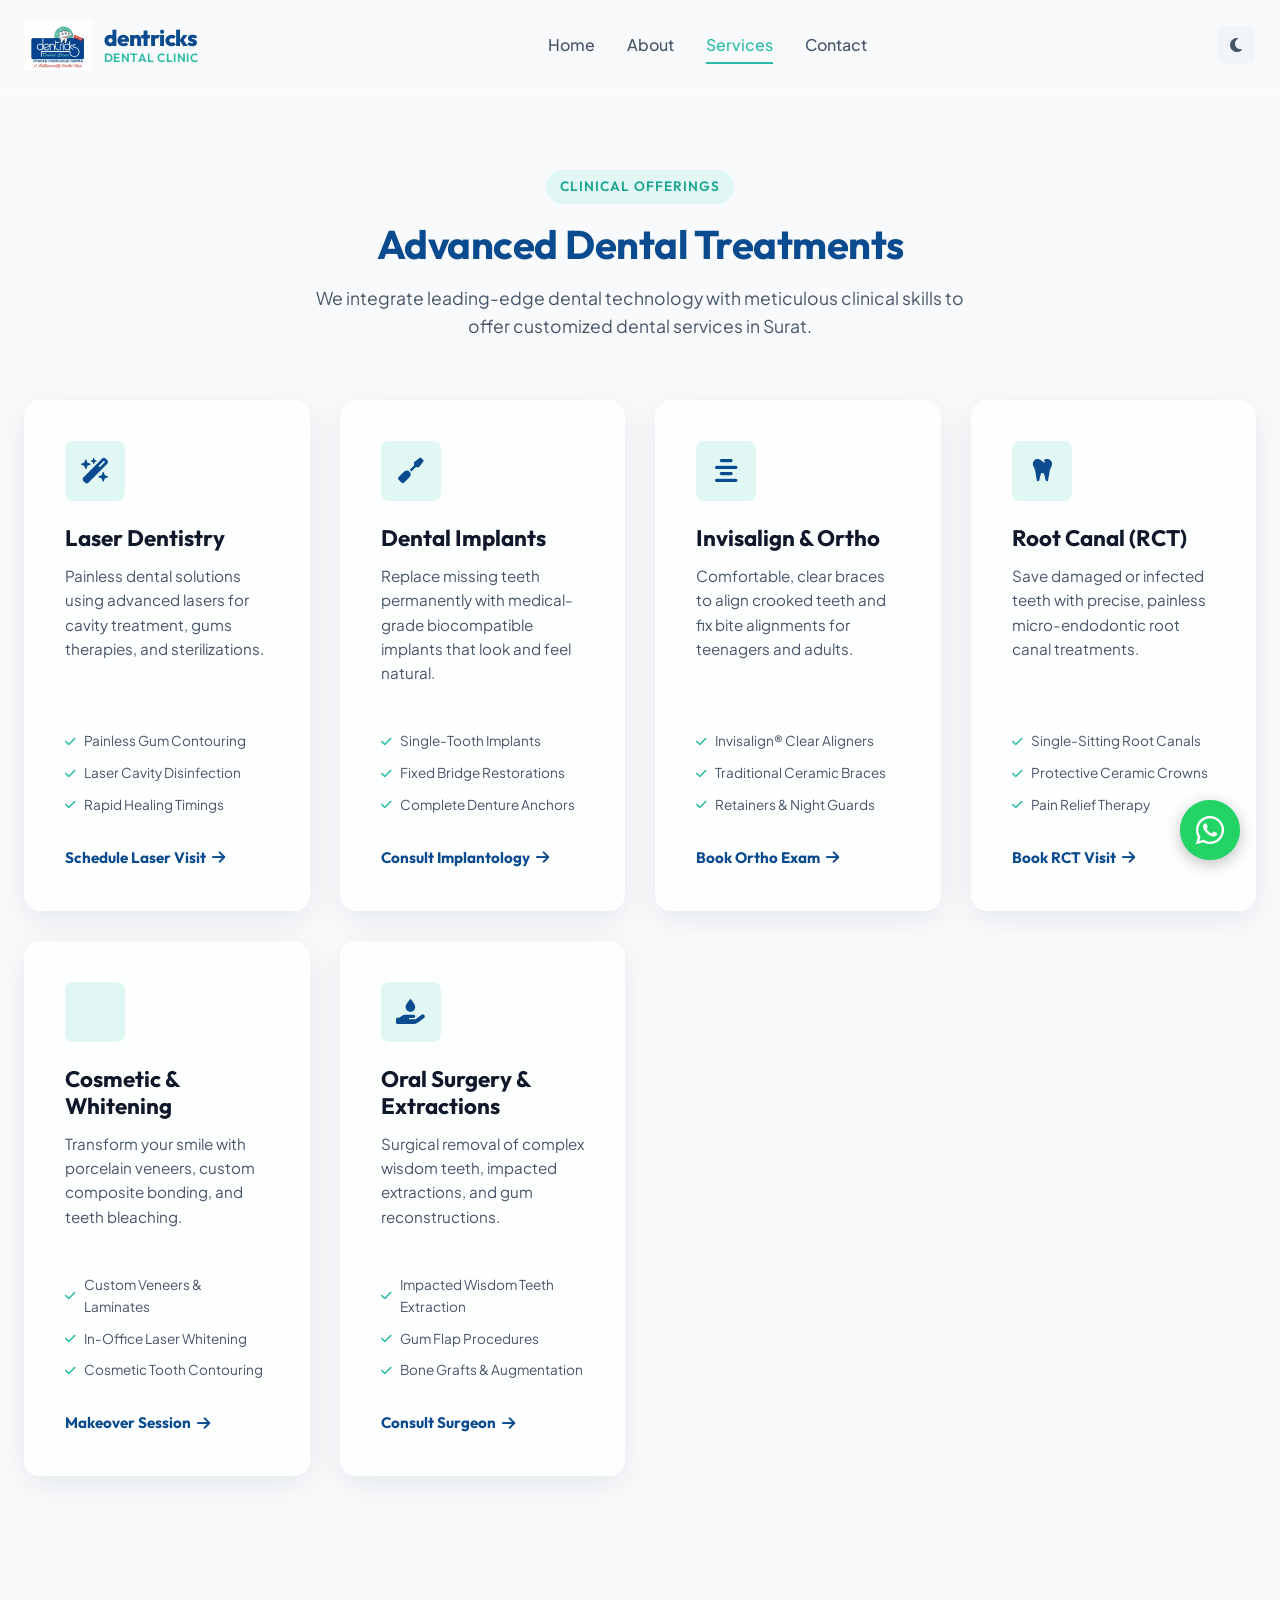
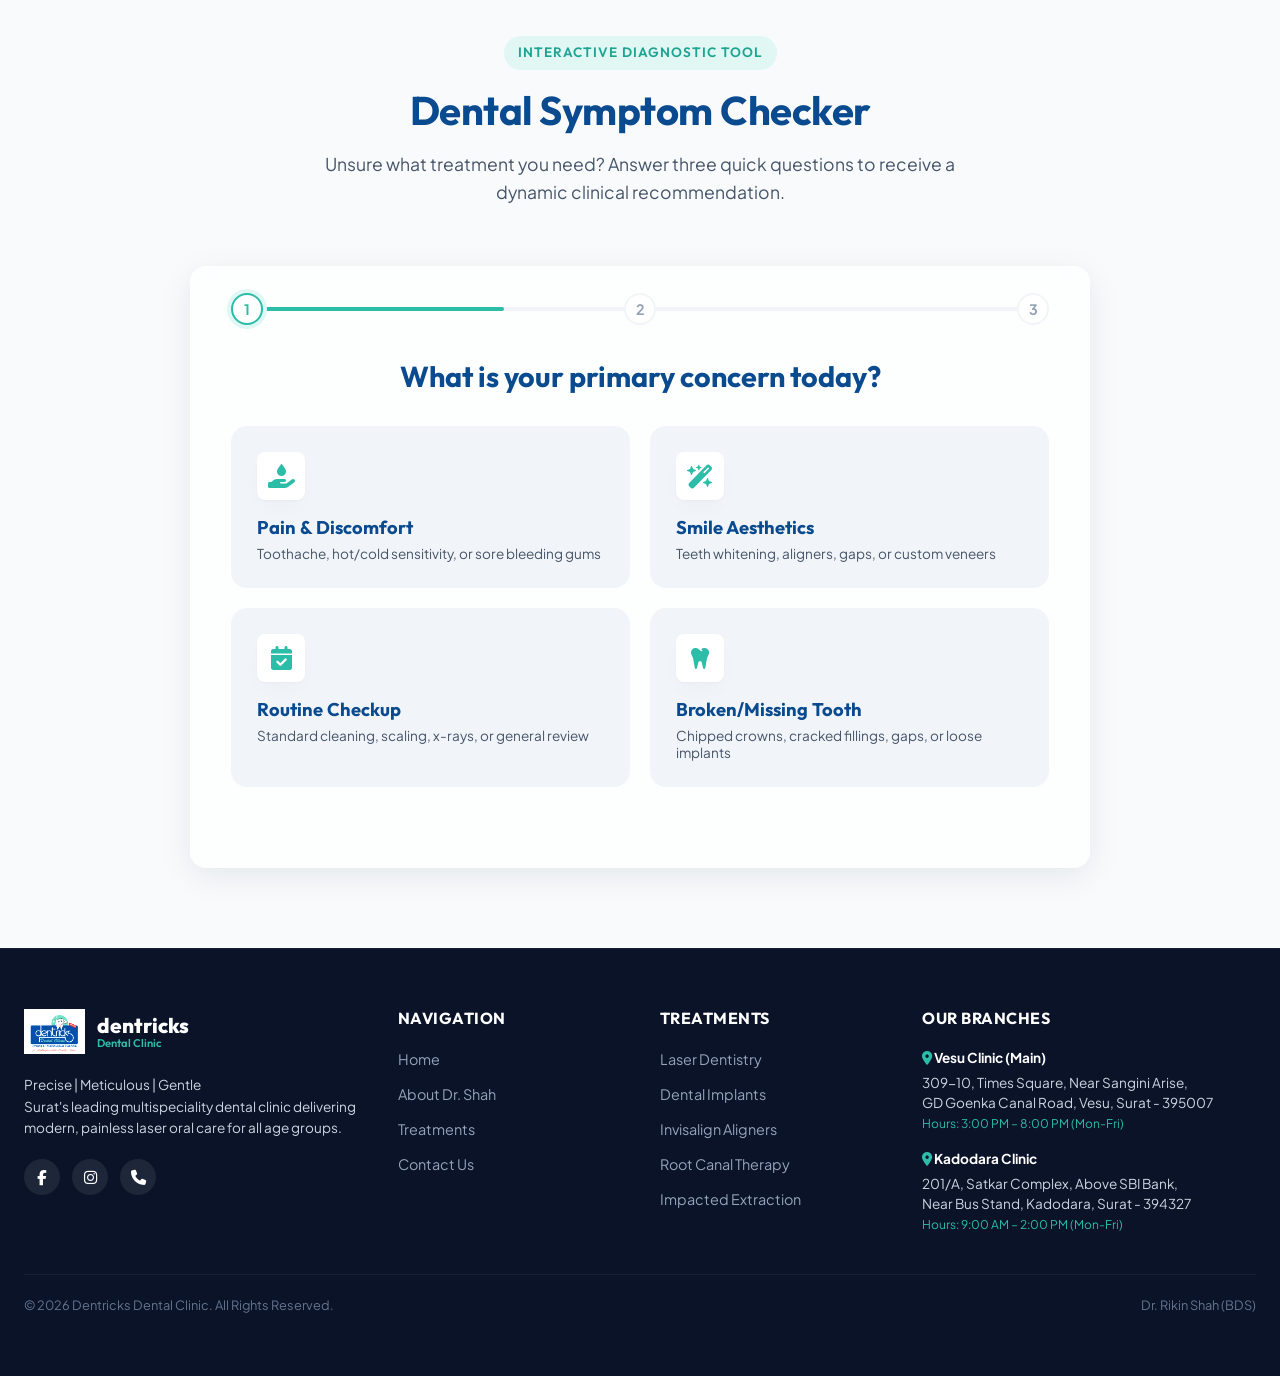
<file: services.html>
<!DOCTYPE html>
<html lang="en">
<head>
    <meta charset="UTF-8">
    <meta name="viewport" content="width=device-width, initial-scale=1.0">
    <title>Dental Services & Treatments | Dentricks Dental Clinic Surat</title>
    <!-- Meta Descriptions for SEO -->
    <meta name="description" content="Explore advanced dental treatments offered at Dentricks Dental Clinic by Dr. Rikin Shah. Laser dentistry, dental implants, Invisalign, root canal, and extractions.">
    <meta name="keywords" content="laser dentistry surat, dental implants surat, invisalign clear aligners surat, root canal treatment surat, tooth extraction surat, teeth whitening surat">
    <meta name="author" content="Dentricks Dental Clinic">
    
    <!-- Google Fonts: Outfit & Plus Jakarta Sans -->
    <link rel="preconnect" href="https://fonts.googleapis.com">
    <link rel="preconnect" href="https://fonts.gstatic.com" crossorigin>
    <link href="https://fonts.googleapis.com/css2?family=Outfit:wght@300;400;500;600;700;800&family=Plus+Jakarta+Sans:wght@300;400;500;600;700&display=swap" rel="stylesheet">
    
    <!-- FontAwesome for icons -->
    <link rel="stylesheet" href="https://cdnjs.cloudflare.com/ajax/libs/font-awesome/6.4.0/css/all.min.css">
    
    <!-- Custom CSS -->
    <link rel="stylesheet" href="styles.css">
</head>
<body class="light-theme">
    <!-- Header/Navigation -->
    <header class="header">
        <div class="header-container">
            <a href="index.html" class="logo" id="header-logo" style="display: flex; align-items: center; gap: 12px;">
                <img src="assets/logo.png" alt="Dentricks Dental Clinic Logo" class="logo-img-file" style="height: 50px; width: auto; object-fit: contain;">
                <div class="logo-text-group" style="display: flex; flex-direction: column; justify-content: center; line-height: 1.1;">
                    <span class="logo-text" style="font-size: 1.4rem; font-weight: 800; letter-spacing: -0.5px; color: var(--primary-deep);">dentricks</span>
                    <span class="logo-subtext" style="font-size: 0.75rem; font-weight: 600; color: var(--primary); text-transform: uppercase; letter-spacing: 0.5px;">Dental Clinic</span>
                </div>
            </a>
            
            <nav class="nav-menu" id="nav-menu">
                <a href="index.html" class="nav-link">Home</a>
                <a href="about.html" class="nav-link">About</a>
                <a href="services.html" class="nav-link active">Services</a>
                <a href="contact.html" class="nav-link">Contact</a>
            </nav>
            
            <div class="header-actions">
                <button class="theme-toggle" id="theme-toggle-btn" aria-label="Toggle light/dark theme">
                    <i class="fa-solid fa-moon"></i>
                </button>
                <button class="mobile-menu-btn" id="mobile-menu-btn" aria-label="Open mobile menu">
                    <span class="bar"></span>
                    <span class="bar"></span>
                    <span class="bar"></span>
                </button>
            </div>
        </div>
    </header>

    <!-- Main Content -->
    <main style="padding-top: 90px;">
        <!-- Services Section -->
        <section class="services" id="services" style="padding: 80px 24px;">
            <div class="section-container">
                <div class="section-header">
                    <span class="section-tag" style="background-color: var(--primary-light); color: var(--primary-hover);">Clinical Offerings</span>
                    <h1 class="section-title" style="color: var(--primary-deep);">Advanced Dental Treatments</h1>
                    <p class="section-subtitle">We integrate leading-edge dental technology with meticulous clinical skills to offer customized dental services in Surat.</p>
                </div>
                
                <div class="services-grid" style="display: grid; grid-template-columns: repeat(auto-fit, minmax(280px, 1fr)); gap: 30px; margin-top: 45px;">
                    <!-- Service 1: Laser Dentistry -->
                    <div class="service-card glass-card hover-reveal-card" data-service-id="laser">
                        <div class="service-icon" style="background-color: var(--primary-light); color: var(--primary-deep);"><i class="fa-solid fa-wand-magic-sparkles"></i></div>
                        <h3 class="service-title">Laser Dentistry</h3>
                        <p class="service-short-desc">Painless dental solutions using advanced lasers for cavity treatment, gums therapies, and sterilizations.</p>
                        <div class="service-details">
                            <ul>
                                <li>Painless Gum Contouring</li>
                                <li>Laser Cavity Disinfection</li>
                                <li>Rapid Healing Timings</li>
                            </ul>
                        </div>
                        <a href="contact.html?treatment=laser" class="service-link" style="color: var(--primary-deep);">Schedule Laser Visit <i class="fa-solid fa-arrow-right"></i></a>
                    </div>
                    
                    <!-- Service 2: Dental Implants -->
                    <div class="service-card glass-card hover-reveal-card" data-service-id="implants">
                        <div class="service-icon" style="background-color: var(--primary-light); color: var(--primary-deep);"><i class="fa-solid fa-screwdriver"></i></div>
                        <h3 class="service-title">Dental Implants</h3>
                        <p class="service-short-desc">Replace missing teeth permanently with medical-grade biocompatible implants that look and feel natural.</p>
                        <div class="service-details">
                            <ul>
                                <li>Single-Tooth Implants</li>
                                <li>Fixed Bridge Restorations</li>
                                <li>Complete Denture Anchors</li>
                            </ul>
                        </div>
                        <a href="contact.html?treatment=implants" class="service-link" style="color: var(--primary-deep);">Consult Implantology <i class="fa-solid fa-arrow-right"></i></a>
                    </div>
                    
                    <!-- Service 3: Invisalign & Aligners -->
                    <div class="service-card glass-card hover-reveal-card" data-service-id="orthodontics">
                        <div class="service-icon" style="background-color: var(--primary-light); color: var(--primary-deep);"><i class="fa-solid fa-align-center"></i></div>
                        <h3 class="service-title">Invisalign & Ortho</h3>
                        <p class="service-short-desc">Comfortable, clear braces to align crooked teeth and fix bite alignments for teenagers and adults.</p>
                        <div class="service-details">
                            <ul>
                                <li>Invisalign® Clear Aligners</li>
                                <li>Traditional Ceramic Braces</li>
                                <li>Retainers & Night Guards</li>
                            </ul>
                        </div>
                        <a href="contact.html?treatment=ortho" class="service-link" style="color: var(--primary-deep);">Book Ortho Exam <i class="fa-solid fa-arrow-right"></i></a>
                    </div>
                    
                    <!-- Service 4: Root Canal Treatment -->
                    <div class="service-card glass-card hover-reveal-card" data-service-id="rct">
                        <div class="service-icon" style="background-color: var(--primary-light); color: var(--primary-deep);"><i class="fa-solid fa-tooth"></i></div>
                        <h3 class="service-title">Root Canal (RCT)</h3>
                        <p class="service-short-desc">Save damaged or infected teeth with precise, painless micro-endodontic root canal treatments.</p>
                        <div class="service-details">
                            <ul>
                                <li>Single-Sitting Root Canals</li>
                                <li>Protective Ceramic Crowns</li>
                                <li>Pain Relief Therapy</li>
                            </ul>
                        </div>
                        <a href="contact.html?treatment=rct" class="service-link" style="color: var(--primary-deep);">Book RCT Visit <i class="fa-solid fa-arrow-right"></i></a>
                    </div>

                    <!-- Service 5: Cosmetic Dentistry -->
                    <div class="service-card glass-card hover-reveal-card" data-service-id="cosmetic">
                        <div class="service-icon" style="background-color: var(--primary-light); color: var(--primary-deep);"><i class="fa-solid fa-sparkles"></i></div>
                        <h3 class="service-title">Cosmetic & Whitening</h3>
                        <p class="service-short-desc">Transform your smile with porcelain veneers, custom composite bonding, and teeth bleaching.</p>
                        <div class="service-details">
                            <ul>
                                <li>Custom Veneers & Laminates</li>
                                <li>In-Office Laser Whitening</li>
                                <li>Cosmetic Tooth Contouring</li>
                            </ul>
                        </div>
                        <a href="contact.html?treatment=cosmetic" class="service-link" style="color: var(--primary-deep);">Makeover Session <i class="fa-solid fa-arrow-right"></i></a>
                    </div>

                    <!-- Service 6: General & Oral Surgery -->
                    <div class="service-card glass-card hover-reveal-card" data-service-id="surgery">
                        <div class="service-icon" style="background-color: var(--primary-light); color: var(--primary-deep);"><i class="fa-solid fa-hand-holding-droplet"></i></div>
                        <h3 class="service-title">Oral Surgery & Extractions</h3>
                        <p class="service-short-desc">Surgical removal of complex wisdom teeth, impacted extractions, and gum reconstructions.</p>
                        <div class="service-details">
                            <ul>
                                <li>Impacted Wisdom Teeth Extraction</li>
                                <li>Gum Flap Procedures</li>
                                <li>Bone Grafts & Augmentation</li>
                            </ul>
                        </div>
                        <a href="contact.html?treatment=surgery" class="service-link" style="color: var(--primary-deep);">Consult Surgeon <i class="fa-solid fa-arrow-right"></i></a>
                    </div>
                </div>
            </div>
        </section>

        <!-- Dental Symptom Checker (Interactive Quiz) -->
        <section class="symptom-checker" id="symptom-checker" style="background-color: var(--bg-primary); padding: 80px 24px;">
            <div class="section-container">
                <div class="section-header">
                    <span class="section-tag" style="background-color: var(--primary-light); color: var(--primary-hover);">Interactive Diagnostic Tool</span>
                    <h2 class="section-title" style="color: var(--primary-deep);">Dental Symptom Checker</h2>
                    <p class="section-subtitle">Unsure what treatment you need? Answer three quick questions to receive a dynamic clinical recommendation.</p>
                </div>
                
                <div class="quiz-container glass-card" style="box-shadow: var(--glass-shadow); max-width: 900px; margin: 0 auto; padding: 40px;">
                    <!-- Progress Bar -->
                    <div class="quiz-progress-bar">
                        <div class="progress-fill" id="quiz-progress"></div>
                        <div class="progress-steps">
                            <div class="progress-step active" data-step="1">1</div>
                            <div class="progress-step" data-step="2">2</div>
                            <div class="progress-step" data-step="3">3</div>
                        </div>
                    </div>

                    <!-- Step 1: Main Concern -->
                    <div class="quiz-step active" id="quiz-step-1">
                        <h3 class="quiz-question" style="color: var(--primary-deep); font-weight: 700;">What is your primary concern today?</h3>
                        <div class="quiz-options-grid">
                            <button class="quiz-option" data-value="pain">
                                <span class="option-icon" style="background: var(--bg-secondary); color: var(--primary);"><i class="fa-solid fa-hand-holding-droplet"></i></span>
                                <span class="option-title" style="color: var(--primary-deep);">Pain & Discomfort</span>
                                <span class="option-desc">Toothache, hot/cold sensitivity, or sore bleeding gums</span>
                            </button>
                            <button class="quiz-option" data-value="aesthetics">
                                <span class="option-icon" style="background: var(--bg-secondary); color: var(--primary);"><i class="fa-solid fa-wand-magic-sparkles"></i></span>
                                <span class="option-title" style="color: var(--primary-deep);">Smile Aesthetics</span>
                                <span class="option-desc">Teeth whitening, aligners, gaps, or custom veneers</span>
                            </button>
                            <button class="quiz-option" data-value="checkup">
                                <span class="option-icon" style="background: var(--bg-secondary); color: var(--primary);"><i class="fa-solid fa-calendar-check"></i></span>
                                <span class="option-title" style="color: var(--primary-deep);">Routine Checkup</span>
                                <span class="option-desc">Standard cleaning, scaling, x-rays, or general review</span>
                            </button>
                            <button class="quiz-option" data-value="broken">
                                <span class="option-icon" style="background: var(--bg-secondary); color: var(--primary);"><i class="fa-solid fa-tooth"></i></span>
                                <span class="option-title" style="color: var(--primary-deep);">Broken/Missing Tooth</span>
                                <span class="option-desc">Chipped crowns, cracked fillings, gaps, or loose implants</span>
                            </button>
                        </div>
                    </div>

                    <!-- Step 2: Specific Details (Dynamic Content Loaded via JS) -->
                    <div class="quiz-step" id="quiz-step-2">
                        <h3 class="quiz-question" id="quiz-q2-title" style="color: var(--primary-deep); font-weight: 700;">Tell us a bit more details...</h3>
                        <div class="quiz-options-grid" id="quiz-q2-options">
                            <!-- Dynamic Content -->
                        </div>
                        <div class="quiz-actions">
                            <button class="btn btn-secondary" id="quiz-prev-btn"><i class="fa-solid fa-arrow-left"></i> Back</button>
                        </div>
                    </div>

                    <!-- Step 3: Result & Recommendation -->
                    <div class="quiz-step" id="quiz-step-3">
                        <div class="result-container">
                            <div class="result-header">
                                <span class="result-badge" style="background-color: var(--primary-light); color: var(--primary-hover);"><i class="fa-solid fa-circle-info"></i> Suggested Care Path</span>
                                <h3 class="result-title" id="quiz-result-title" style="color: var(--primary-deep); font-weight: 800; font-size: 2.2rem; margin-top: 10px;">Laser Dental Cleaning</h3>
                            </div>
                            
                            <div class="result-body" style="background-color: var(--bg-secondary); border: 1px solid var(--glass-border); padding: 24px; border-radius: var(--border-radius-md); display: grid; grid-template-columns: 80px 1fr; gap: 24px; align-items: center;">
                                <div class="result-illustration" style="background-color: var(--primary-light); color: var(--primary-deep); width: 80px; height: 80px; border-radius: 50%; display: flex; align-items: center; justify-content: center; font-size: 2.5rem;">
                                    <i class="fa-solid fa-notes-medical" id="result-icon"></i>
                                </div>
                                <div class="result-info">
                                    <p class="result-description" id="quiz-result-desc" style="color: var(--text-secondary); line-height: 1.6;">Based on your choices, we suggest booking a routine checkup and teeth scaling.</p>
                                    <div class="result-specs" style="display: flex; gap: 32px; margin-top: 12px;">
                                        <div class="spec-item">
                                            <span class="spec-label" style="font-size: 0.75rem; color: var(--text-muted); text-transform: uppercase;">Est. Duration</span>
                                            <span class="spec-val" id="quiz-result-duration" style="font-weight: 700; color: var(--text-primary);">45 Mins</span>
                                        </div>
                                        <div class="spec-item">
                                            <span class="spec-label" style="font-size: 0.75rem; color: var(--text-muted); text-transform: uppercase;">Specialist</span>
                                            <span class="spec-val" id="quiz-result-specialist" style="font-weight: 700; color: var(--text-primary);">Dr. Rikin Shah</span>
                                        </div>
                                    </div>
                                </div>
                            </div>
                            
                            <div class="quiz-actions result-actions" style="display: flex; justify-content: space-between; align-items: center;">
                                <button class="btn btn-secondary" id="quiz-reset-btn"><i class="fa-solid fa-rotate-left"></i> Start Over</button>
                                <button class="btn btn-primary" id="quiz-book-result-btn" style="background-color: var(--primary-deep);">Contact Us About Treatment <i class="fa-solid fa-arrow-right"></i></button>
                            </div>
                        </div>
                    </div>
                </div>
            </div>
        </section>
    </main>

    <!-- Footer -->
    <footer class="footer" style="background-color: #0b1329; color: #cbd5e1; padding: 60px 24px; border-top: 1px solid rgba(255,255,255,0.05);">
        <div class="section-container footer-grid" style="max-width: 1280px; margin: 0 auto;">
            <!-- Brand Column -->
            <div>
                <a href="index.html" class="logo" style="display: flex; align-items: center; gap: 12px; margin-bottom: 20px;">
                    <img src="assets/logo.png" alt="Dentricks Logo" style="height: 45px; width: auto; filter: brightness(1.2);">
                    <div class="logo-text-group" style="display: flex; flex-direction: column; line-height: 1.1;">
                        <span class="logo-text" style="font-size: 1.3rem; font-weight: 800; color: #ffffff;">dentricks</span>
                        <span class="logo-subtext" style="font-size: 0.7rem; font-weight: 600; color: var(--primary);">Dental Clinic</span>
                    </div>
                </a>
                <p style="font-size: 0.85rem; line-height: 1.6; margin-bottom: 20px;">Precise | Meticulous | Gentle<br>Surat's leading multispeciality dental clinic delivering modern, painless laser oral care for all age groups.</p>
                <div class="social-links" style="display: flex; gap: 12px;">
                    <a href="https://www.facebook.com/dentricksdental/" target="_blank" aria-label="Facebook Page" style="width: 36px; height: 36px; border-radius: 50%; background-color: rgba(255,255,255,0.08); display: flex; align-items: center; justify-content: center; color: #ffffff; transition: background-color 0.2s;"><i class="fa-brands fa-facebook-f"></i></a>
                    <a href="https://www.instagram.com/dentricks_dental_clinic" target="_blank" aria-label="Instagram Profile" style="width: 36px; height: 36px; border-radius: 50%; background-color: rgba(255,255,255,0.08); display: flex; align-items: center; justify-content: center; color: #ffffff; transition: background-color 0.2s;"><i class="fa-brands fa-instagram"></i></a>
                    <a href="tel:+919726008023" aria-label="Phone Number" style="width: 36px; height: 36px; border-radius: 50%; background-color: rgba(255,255,255,0.08); display: flex; align-items: center; justify-content: center; color: #ffffff; transition: background-color 0.2s;"><i class="fa-solid fa-phone"></i></a>
                </div>
            </div>

            <!-- Pages Column -->
            <div>
                <h4 style="color: #ffffff; font-size: 1rem; margin-bottom: 20px; text-transform: uppercase; letter-spacing: 0.5px;">Navigation</h4>
                <ul style="display: flex; flex-direction: column; gap: 12px; font-size: 0.9rem;">
                    <li><a href="index.html" style="color: #94a3b8; transition: color 0.2s;">Home</a></li>
                    <li><a href="about.html" style="color: #94a3b8; transition: color 0.2s;">About Dr. Shah</a></li>
                    <li><a href="services.html" style="color: #94a3b8; transition: color 0.2s;">Treatments</a></li>
                    <li><a href="contact.html" style="color: #94a3b8; transition: color 0.2s;">Contact Us</a></li>
                </ul>
            </div>

            <!-- Services Column -->
            <div>
                <h4 style="color: #ffffff; font-size: 1rem; margin-bottom: 20px; text-transform: uppercase; letter-spacing: 0.5px;">Treatments</h4>
                <ul style="display: flex; flex-direction: column; gap: 12px; font-size: 0.9rem; color: #94a3b8;">
                    <li>Laser Dentistry</li>
                    <li>Dental Implants</li>
                    <li>Invisalign Aligners</li>
                    <li>Root Canal Therapy</li>
                    <li>Impacted Extraction</li>
                </ul>
            </div>

            <!-- Locations Column -->
            <div>
                <h4 style="color: #ffffff; font-size: 1rem; margin-bottom: 20px; text-transform: uppercase; letter-spacing: 0.5px;">Our Branches</h4>
                <div style="display: flex; flex-direction: column; gap: 16px; font-size: 0.85rem; line-height: 1.5;">
                    <div>
                        <strong style="color: #ffffff; display: block; margin-bottom: 4px;"><i class="fa-solid fa-location-dot" style="color: var(--primary);"></i> Vesu Clinic (Main)</strong>
                        309-10, Times Square, Near Sangini Arise,<br>GD Goenka Canal Road, Vesu, Surat - 395007
                        <span style="display: block; color: var(--primary); font-size: 0.75rem; margin-top: 2px;">Hours: 3:00 PM – 8:00 PM (Mon-Fri)</span>
                    </div>
                    <div>
                        <strong style="color: #ffffff; display: block; margin-bottom: 4px;"><i class="fa-solid fa-location-dot" style="color: var(--primary);"></i> Kadodara Clinic</strong>
                        201/A, Satkar Complex, Above SBI Bank,<br>Near Bus Stand, Kadodara, Surat - 394327
                        <span style="display: block; color: var(--primary); font-size: 0.75rem; margin-top: 2px;">Hours: 9:00 AM – 2:00 PM (Mon-Fri)</span>
                    </div>
                </div>
            </div>
        </div>

        <div class="section-container footer-bottom-container" style="max-width: 1280px; margin: 40px auto 0 auto; padding-top: 20px; border-top: 1px solid rgba(255,255,255,0.05); font-size: 0.8rem; color: #64748b;">
            <p>&copy; 2026 Dentricks Dental Clinic. All Rights Reserved.</p>
            <p style="display: flex; gap: 16px;">
                <span>Dr. Rikin Shah (BDS)</span>
            </p>
        </div>
    </footer>

    <!-- Floating WhatsApp Widget -->
    <a href="https://wa.me/919726008023" class="whatsapp-float" target="_blank" rel="noopener noreferrer" aria-label="Chat on WhatsApp">
        <i class="fa-brands fa-whatsapp"></i>
    </a>

    <!-- JS Scripts -->
    <script src="app.js"></script>
</body>
</html>
</file>
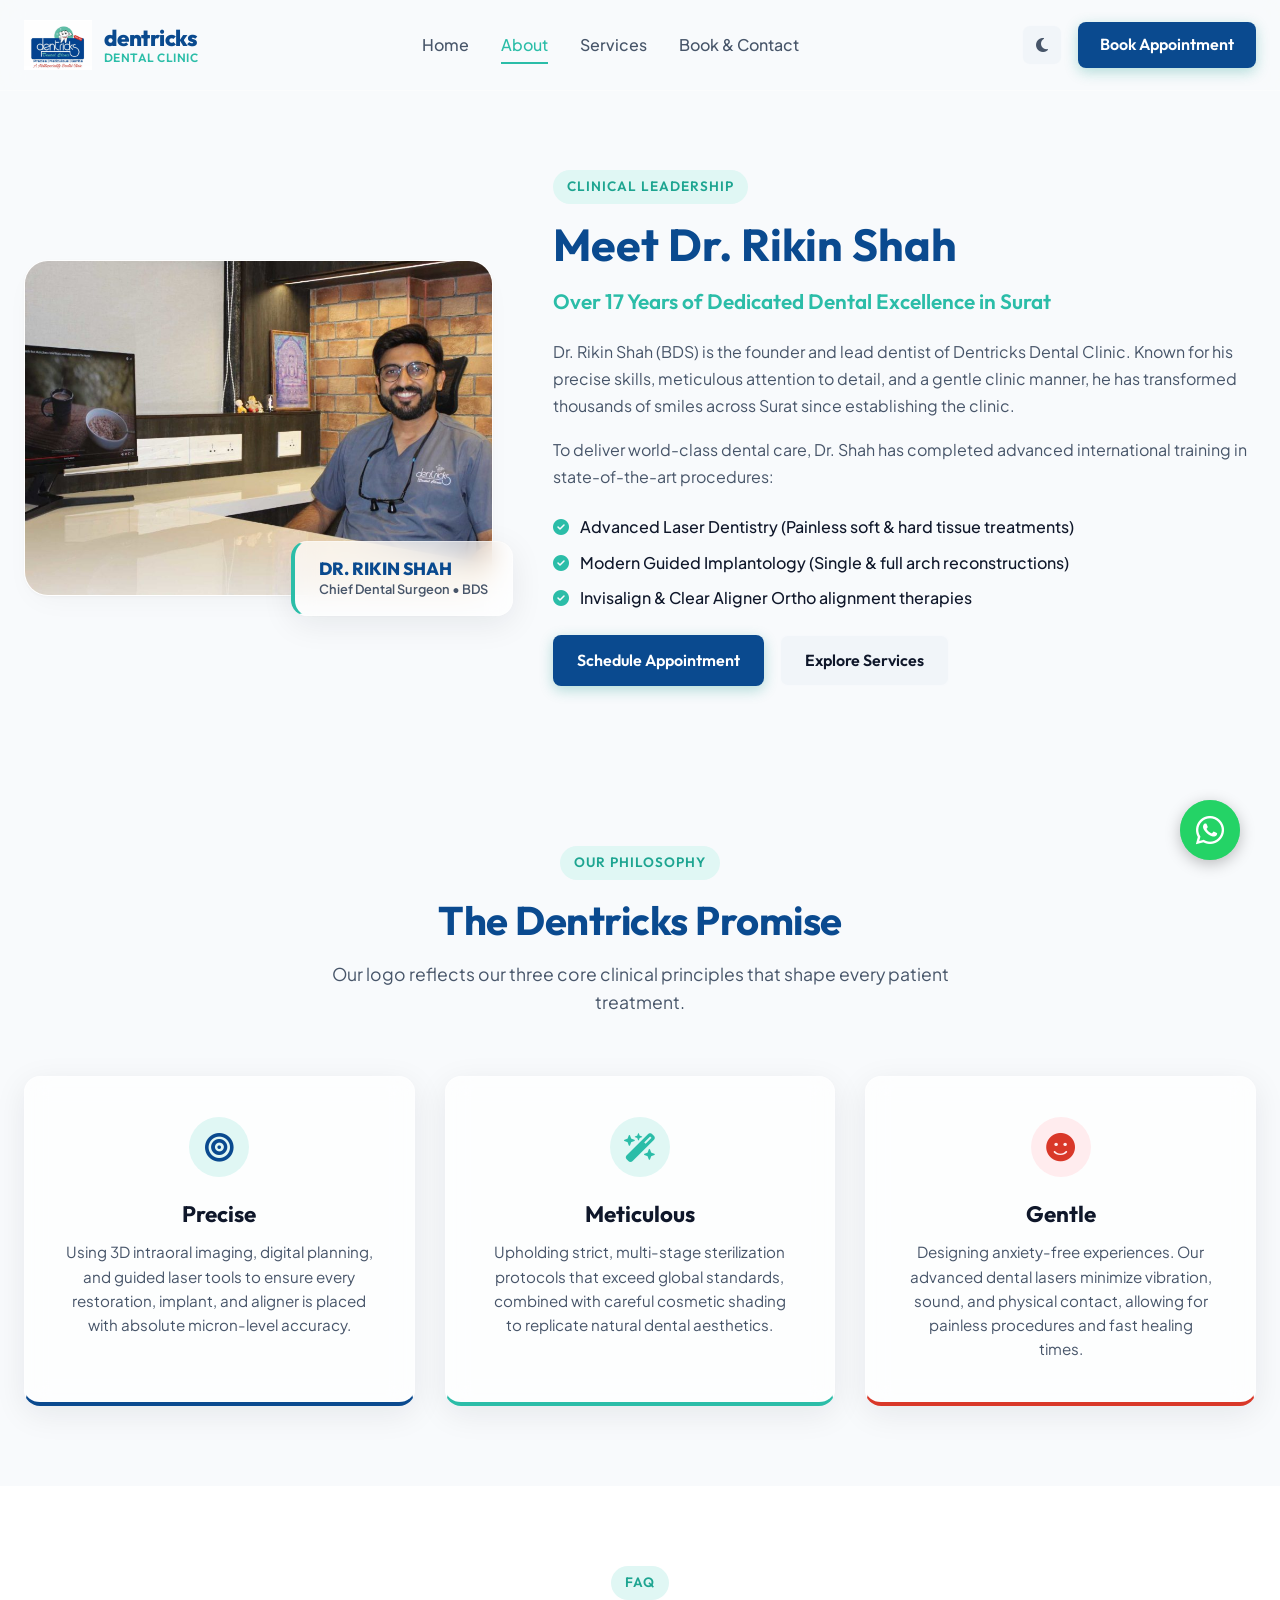
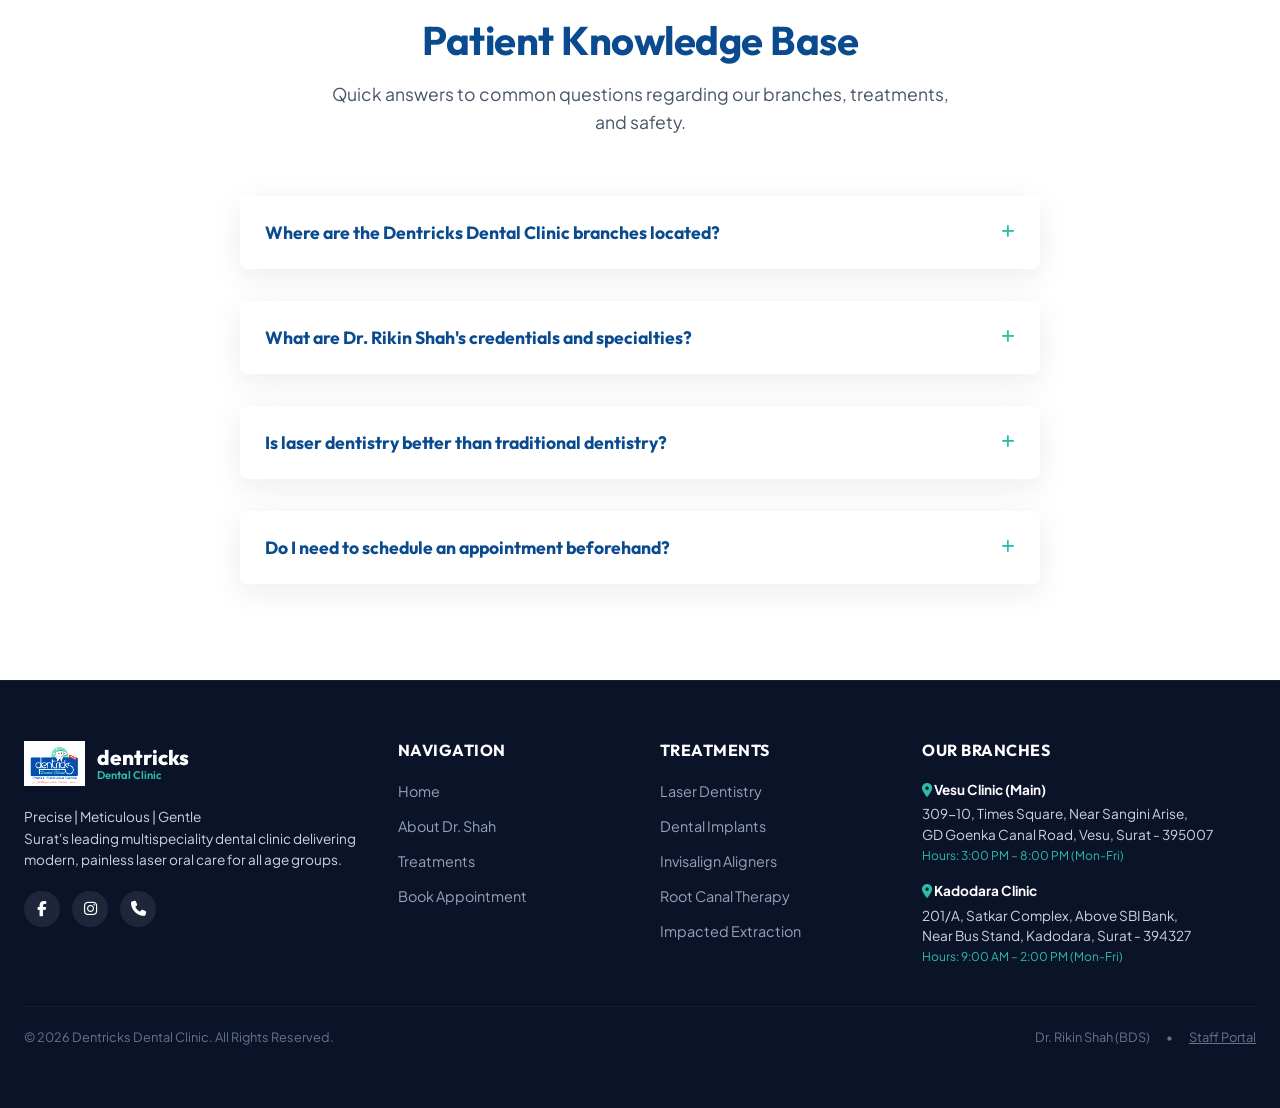
<file: public/about.html>
<!DOCTYPE html>
<html lang="en">
<head>
    <meta charset="UTF-8">
    <meta name="viewport" content="width=device-width, initial-scale=1.0">
    <title>About Dr. Rikin Shah | Dentricks Dental Clinic Surat</title>
    <!-- Meta Descriptions for SEO -->
    <meta name="description" content="Meet Dr. Rikin Shah (BDS), the chief dental surgeon at Dentricks Dental Clinic. Learn about his 17+ years of experience and international training.">
    <meta name="keywords" content="dr rikin shah dentist, dentricks dental clinic, dentist surat, best oral surgeon surat, laser dentist surat, dental credentials dr rikin shah">
    <meta name="author" content="Dentricks Dental Clinic">
    
    <!-- Google Fonts: Outfit & Plus Jakarta Sans -->
    <link rel="preconnect" href="https://fonts.googleapis.com">
    <link rel="preconnect" href="https://fonts.gstatic.com" crossorigin>
    <link href="https://fonts.googleapis.com/css2?family=Outfit:wght@300;400;500;600;700;800&family=Plus+Jakarta+Sans:wght@300;400;500;600;700&display=swap" rel="stylesheet">
    
    <!-- FontAwesome for icons -->
    <link rel="stylesheet" href="https://cdnjs.cloudflare.com/ajax/libs/font-awesome/6.4.0/css/all.min.css">
    
    <!-- Custom CSS -->
    <link rel="stylesheet" href="styles.css">
</head>
<body class="light-theme">
    <!-- Header/Navigation -->
    <header class="header">
        <div class="header-container">
            <a href="index.html" class="logo" id="header-logo" style="display: flex; align-items: center; gap: 12px;">
                <img src="assets/logo.png" alt="Dentricks Dental Clinic Logo" class="logo-img-file" style="height: 50px; width: auto; object-fit: contain;">
                <div class="logo-text-group" style="display: flex; flex-direction: column; justify-content: center; line-height: 1.1;">
                    <span class="logo-text" style="font-size: 1.4rem; font-weight: 800; letter-spacing: -0.5px; color: var(--primary-deep);">dentricks</span>
                    <span class="logo-subtext" style="font-size: 0.75rem; font-weight: 600; color: var(--primary); text-transform: uppercase; letter-spacing: 0.5px;">Dental Clinic</span>
                </div>
            </a>
            
            <nav class="nav-menu" id="nav-menu">
                <a href="index.html" class="nav-link">Home</a>
                <a href="about.html" class="nav-link active">About</a>
                <a href="services.html" class="nav-link">Services</a>
                <a href="contact.html" class="nav-link">Book & Contact</a>
            </nav>
            
            <div class="header-actions">
                <button class="theme-toggle" id="theme-toggle-btn" aria-label="Toggle light/dark theme">
                    <i class="fa-solid fa-moon"></i>
                </button>
                <a href="contact.html" class="btn btn-primary nav-cta" style="background-color: var(--primary-deep);">Book Appointment</a>
                <button class="mobile-menu-btn" id="mobile-menu-btn" aria-label="Open mobile menu">
                    <span class="bar"></span>
                    <span class="bar"></span>
                    <span class="bar"></span>
                </button>
            </div>
        </div>
    </header>

    <!-- Main Content -->
    <main style="padding-top: 90px;">
        <!-- Doctor Profile Section -->
        <section class="about-doctor" style="padding: 80px 24px;">
            <div class="section-container about-doctor-grid" style="max-width: 1280px;">
                <!-- Doctor Image -->
                <div class="doctor-visual" style="position: relative;">
                    <div style="border-radius: var(--border-radius-lg); overflow: hidden; box-shadow: var(--card-shadow); border: 1px solid var(--glass-border); background: var(--bg-secondary);">
                        <img src="assets/dentist_male.jpg" alt="Dr. Rikin Shah - Chief Dentist at Dentricks" style="width: 100%; display: block; object-fit: cover;">
                    </div>
                    <div class="glass-card float-animation" style="position: absolute; bottom: -20px; right: -20px; padding: 16px 24px; border-left: 4px solid var(--primary);">
                        <h4 style="font-size: 1.1rem; color: var(--primary-deep); font-weight: 800;">DR. RIKIN SHAH</h4>
                        <p style="font-size: 0.8rem; color: var(--text-secondary); font-weight: 600;">Chief Dental Surgeon • BDS</p>
                    </div>
                </div>
                
                <!-- Doctor Details -->
                <div class="doctor-info">
                    <span class="section-tag" style="background-color: var(--primary-light); color: var(--primary-hover);">Clinical Leadership</span>
                    <h1 style="font-size: 2.8rem; color: var(--primary-deep); margin-bottom: 20px; line-height: 1.1;">Meet Dr. Rikin Shah</h1>
                    <h2 style="font-size: 1.3rem; color: var(--primary); font-weight: 600; margin-bottom: 24px;">Over 17 Years of Dedicated Dental Excellence in Surat</h2>
                    
                    <p style="color: var(--text-secondary); margin-bottom: 16px; line-height: 1.7;">Dr. Rikin Shah (BDS) is the founder and lead dentist of Dentricks Dental Clinic. Known for his precise skills, meticulous attention to detail, and a gentle clinic manner, he has transformed thousands of smiles across Surat since establishing the clinic.</p>
                    <p style="color: var(--text-secondary); margin-bottom: 24px; line-height: 1.7;">To deliver world-class dental care, Dr. Shah has completed advanced international training in state-of-the-art procedures:
                        <ul style="display: flex; flex-direction: column; gap: 10px; margin-bottom: 24px; font-weight: 500; color: var(--text-primary);">
                            <li><i class="fa-solid fa-circle-check" style="color: var(--primary); margin-right: 8px;"></i> Advanced Laser Dentistry (Painless soft & hard tissue treatments)</li>
                            <li><i class="fa-solid fa-circle-check" style="color: var(--primary); margin-right: 8px;"></i> Modern Guided Implantology (Single & full arch reconstructions)</li>
                            <li><i class="fa-solid fa-circle-check" style="color: var(--primary); margin-right: 8px;"></i> Invisalign & Clear Aligner Ortho alignment therapies</li>
                        </ul>
                    </p>

                    <div style="display: flex; gap: 16px;">
                        <a href="contact.html" class="btn btn-primary" style="background-color: var(--primary-deep); padding: 12px 24px;">Schedule Appointment</a>
                        <a href="services.html" class="btn btn-secondary" style="padding: 12px 24px;">Explore Services</a>
                    </div>
                </div>
            </div>
        </section>

        <!-- Clinic Pillars Section -->
        <section class="clinic-pillars" style="background-color: var(--bg-primary); padding: 80px 24px;">
            <div class="section-container">
                <div class="section-header">
                    <span class="section-tag" style="background-color: var(--primary-light); color: var(--primary-hover);">Our Philosophy</span>
                    <h2 class="section-title" style="color: var(--primary-deep);">The Dentricks Promise</h2>
                    <p class="section-subtitle">Our logo reflects our three core clinical principles that shape every patient treatment.</p>
                </div>

                <div class="about-pillars-grid">
                    <!-- Card 1 -->
                    <div class="glass-card" style="padding: 40px; text-align: center; border-bottom: 4px solid var(--primary-deep);">
                        <div style="width: 60px; height: 60px; border-radius: 50%; background-color: var(--primary-light); color: var(--primary-deep); display: flex; align-items: center; justify-content: center; font-size: 1.8rem; margin: 0 auto 24px auto;">
                            <i class="fa-solid fa-bullseye"></i>
                        </div>
                        <h3 style="font-size: 1.4rem; margin-bottom: 12px;">Precise</h3>
                        <p style="color: var(--text-secondary); font-size: 0.95rem;">Using 3D intraoral imaging, digital planning, and guided laser tools to ensure every restoration, implant, and aligner is placed with absolute micron-level accuracy.</p>
                    </div>

                    <!-- Card 2 -->
                    <div class="glass-card" style="padding: 40px; text-align: center; border-bottom: 4px solid var(--primary);">
                        <div style="width: 60px; height: 60px; border-radius: 50%; background-color: var(--primary-light); color: var(--primary); display: flex; align-items: center; justify-content: center; font-size: 1.8rem; margin: 0 auto 24px auto;">
                            <i class="fa-solid fa-wand-magic-sparkles"></i>
                        </div>
                        <h3 style="font-size: 1.4rem; margin-bottom: 12px;">Meticulous</h3>
                        <p style="color: var(--text-secondary); font-size: 0.95rem;">Upholding strict, multi-stage sterilization protocols that exceed global standards, combined with careful cosmetic shading to replicate natural dental aesthetics.</p>
                    </div>

                    <!-- Card 3 -->
                    <div class="glass-card" style="padding: 40px; text-align: center; border-bottom: 4px solid var(--accent);">
                        <div style="width: 60px; height: 60px; border-radius: 50%; background-color: var(--accent-light); color: var(--accent); display: flex; align-items: center; justify-content: center; font-size: 1.8rem; margin: 0 auto 24px auto;">
                            <i class="fa-solid fa-face-smile"></i>
                        </div>
                        <h3 style="font-size: 1.4rem; margin-bottom: 12px;">Gentle</h3>
                        <p style="color: var(--text-secondary); font-size: 0.95rem;">Designing anxiety-free experiences. Our advanced dental lasers minimize vibration, sound, and physical contact, allowing for painless procedures and fast healing times.</p>
                    </div>
                </div>
            </div>
        </section>

        <!-- Interactive FAQs Accordion -->
        <section class="faqs" id="faqs" style="background-color: var(--bg-secondary); padding: 80px 24px;">
            <div class="section-container" style="max-width: 900px;">
                <div class="section-header">
                    <span class="section-tag" style="background-color: var(--primary-light); color: var(--primary-hover);">FAQ</span>
                    <h2 class="section-title" style="color: var(--primary-deep);">Patient Knowledge Base</h2>
                    <p class="section-subtitle">Quick answers to common questions regarding our branches, treatments, and safety.</p>
                </div>
                
                <div class="faq-accordion-list">
                    <!-- FAQ 1 -->
                    <div class="faq-item glass-card" style="margin-bottom: 16px;">
                        <button class="faq-question-btn" aria-expanded="false" style="padding: 24px; font-weight: 700; width: 100%; display: flex; justify-content: space-between; align-items: center; font-size: 1.1rem; color: var(--primary-deep);">
                            <span>Where are the Dentricks Dental Clinic branches located?</span>
                            <span class="faq-icon" style="color: var(--primary);"><i class="fa-solid fa-plus"></i></span>
                        </button>
                        <div class="faq-answer-wrapper" style="max-height: 0; overflow: hidden; transition: max-height 0.3s ease;">
                            <div class="faq-answer" style="padding: 0 24px 24px 24px; color: var(--text-secondary); font-size: 0.95rem; line-height: 1.6;">
                                <p>We operate two fully-equipped multispeciality branches in Surat:<br>
                                1. <strong>Vesu Clinic (Main Branch)</strong>: 309-10, Times Square, GD Goenka Canal Road, Vesu. (Timings: 3:00 PM – 8:00 PM)<br>
                                2. <strong>Kadodara Clinic</strong>: 201/A, Satkar Complex, Above SBI Bank, Near Kadodara Bus Stand. (Timings: 9:00 AM – 2:00 PM)</p>
                            </div>
                        </div>
                    </div>
                    
                    <!-- FAQ 2 -->
                    <div class="faq-item glass-card" style="margin-bottom: 16px;">
                        <button class="faq-question-btn" aria-expanded="false" style="padding: 24px; font-weight: 700; width: 100%; display: flex; justify-content: space-between; align-items: center; font-size: 1.1rem; color: var(--primary-deep);">
                            <span>What are Dr. Rikin Shah's credentials and specialties?</span>
                            <span class="faq-icon" style="color: var(--primary);"><i class="fa-solid fa-plus"></i></span>
                        </button>
                        <div class="faq-answer-wrapper" style="max-height: 0; overflow: hidden; transition: max-height 0.3s ease;">
                            <div class="faq-answer" style="padding: 0 24px 24px 24px; color: var(--text-secondary); font-size: 0.95rem; line-height: 1.6;">
                                <p>Dr. Rikin Shah holds a BDS (Bachelor of Dental Surgery) degree and has over 17 years of experience. He is internationally trained in dental implant placements, advanced laser surgeries, and Invisalign orthodontic alignment.</p>
                            </div>
                        </div>
                    </div>
                    
                    <!-- FAQ 3 -->
                    <div class="faq-item glass-card" style="margin-bottom: 16px;">
                        <button class="faq-question-btn" aria-expanded="false" style="padding: 24px; font-weight: 700; width: 100%; display: flex; justify-content: space-between; align-items: center; font-size: 1.1rem; color: var(--primary-deep);">
                            <span>Is laser dentistry better than traditional dentistry?</span>
                            <span class="faq-icon" style="color: var(--primary);"><i class="fa-solid fa-plus"></i></span>
                        </button>
                        <div class="faq-answer-wrapper" style="max-height: 0; overflow: hidden; transition: max-height 0.3s ease;">
                            <div class="faq-answer" style="padding: 0 24px 24px 24px; color: var(--text-secondary); font-size: 0.95rem; line-height: 1.6;">
                                <p>Yes, for many procedures! Dental lasers replace the need for traditional drills in many gums and cavity treatments. They result in significantly less bleeding, require little to no anesthesia, reduce physical friction, and facilitate much faster recovery.</p>
                            </div>
                        </div>
                    </div>
                    
                    <!-- FAQ 4 -->
                    <div class="faq-item glass-card" style="margin-bottom: 16px;">
                        <button class="faq-question-btn" aria-expanded="false" style="padding: 24px; font-weight: 700; width: 100%; display: flex; justify-content: space-between; align-items: center; font-size: 1.1rem; color: var(--primary-deep);">
                            <span>Do I need to schedule an appointment beforehand?</span>
                            <span class="faq-icon" style="color: var(--primary);"><i class="fa-solid fa-plus"></i></span>
                        </button>
                        <div class="faq-answer-wrapper" style="max-height: 0; overflow: hidden; transition: max-height 0.3s ease;">
                            <div class="faq-answer" style="padding: 0 24px 24px 24px; color: var(--text-secondary); font-size: 0.95rem; line-height: 1.6;">
                                <p>We strongly recommend scheduling your appointment in advance to minimize wait times. You can use our online scheduler on the Contact page, or call our team directly at +91 97260 08023.</p>
                            </div>
                        </div>
                    </div>
                </div>
            </div>
        </section>
    </main>

    <!-- Footer -->
    <footer class="footer" style="background-color: #0b1329; color: #cbd5e1; padding: 60px 24px; border-top: 1px solid rgba(255,255,255,0.05);">
        <div class="section-container footer-grid" style="max-width: 1280px; margin: 0 auto;">
            <!-- Brand Column -->
            <div>
                <a href="index.html" class="logo" style="display: flex; align-items: center; gap: 12px; margin-bottom: 20px;">
                    <img src="assets/logo.png" alt="Dentricks Logo" style="height: 45px; width: auto; filter: brightness(1.2);">
                    <div class="logo-text-group" style="display: flex; flex-direction: column; line-height: 1.1;">
                        <span class="logo-text" style="font-size: 1.3rem; font-weight: 800; color: #ffffff;">dentricks</span>
                        <span class="logo-subtext" style="font-size: 0.7rem; font-weight: 600; color: var(--primary);">Dental Clinic</span>
                    </div>
                </a>
                <p style="font-size: 0.85rem; line-height: 1.6; margin-bottom: 20px;">Precise | Meticulous | Gentle<br>Surat's leading multispeciality dental clinic delivering modern, painless laser oral care for all age groups.</p>
                <div class="social-links" style="display: flex; gap: 12px;">
                    <a href="https://www.facebook.com/dentricksdental/" target="_blank" aria-label="Facebook Page" style="width: 36px; height: 36px; border-radius: 50%; background-color: rgba(255,255,255,0.08); display: flex; align-items: center; justify-content: center; color: #ffffff; transition: background-color 0.2s;"><i class="fa-brands fa-facebook-f"></i></a>
                    <a href="https://www.instagram.com/dentricks_dental_clinic" target="_blank" aria-label="Instagram Profile" style="width: 36px; height: 36px; border-radius: 50%; background-color: rgba(255,255,255,0.08); display: flex; align-items: center; justify-content: center; color: #ffffff; transition: background-color 0.2s;"><i class="fa-brands fa-instagram"></i></a>
                    <a href="tel:+919726008023" aria-label="Phone Number" style="width: 36px; height: 36px; border-radius: 50%; background-color: rgba(255,255,255,0.08); display: flex; align-items: center; justify-content: center; color: #ffffff; transition: background-color 0.2s;"><i class="fa-solid fa-phone"></i></a>
                </div>
            </div>

            <!-- Pages Column -->
            <div>
                <h4 style="color: #ffffff; font-size: 1rem; margin-bottom: 20px; text-transform: uppercase; letter-spacing: 0.5px;">Navigation</h4>
                <ul style="display: flex; flex-direction: column; gap: 12px; font-size: 0.9rem;">
                    <li><a href="index.html" style="color: #94a3b8; transition: color 0.2s;">Home</a></li>
                    <li><a href="about.html" style="color: #94a3b8; transition: color 0.2s;">About Dr. Shah</a></li>
                    <li><a href="services.html" style="color: #94a3b8; transition: color 0.2s;">Treatments</a></li>
                    <li><a href="contact.html" style="color: #94a3b8; transition: color 0.2s;">Book Appointment</a></li>
                </ul>
            </div>

            <!-- Services Column -->
            <div>
                <h4 style="color: #ffffff; font-size: 1rem; margin-bottom: 20px; text-transform: uppercase; letter-spacing: 0.5px;">Treatments</h4>
                <ul style="display: flex; flex-direction: column; gap: 12px; font-size: 0.9rem; color: #94a3b8;">
                    <li>Laser Dentistry</li>
                    <li>Dental Implants</li>
                    <li>Invisalign Aligners</li>
                    <li>Root Canal Therapy</li>
                    <li>Impacted Extraction</li>
                </ul>
            </div>

            <!-- Locations Column -->
            <div>
                <h4 style="color: #ffffff; font-size: 1rem; margin-bottom: 20px; text-transform: uppercase; letter-spacing: 0.5px;">Our Branches</h4>
                <div style="display: flex; flex-direction: column; gap: 16px; font-size: 0.85rem; line-height: 1.5;">
                    <div>
                        <strong style="color: #ffffff; display: block; margin-bottom: 4px;"><i class="fa-solid fa-location-dot" style="color: var(--primary);"></i> Vesu Clinic (Main)</strong>
                        309-10, Times Square, Near Sangini Arise,<br>GD Goenka Canal Road, Vesu, Surat - 395007
                        <span style="display: block; color: var(--primary); font-size: 0.75rem; margin-top: 2px;">Hours: 3:00 PM – 8:00 PM (Mon-Fri)</span>
                    </div>
                    <div>
                        <strong style="color: #ffffff; display: block; margin-bottom: 4px;"><i class="fa-solid fa-location-dot" style="color: var(--primary);"></i> Kadodara Clinic</strong>
                        201/A, Satkar Complex, Above SBI Bank,<br>Near Bus Stand, Kadodara, Surat - 394327
                        <span style="display: block; color: var(--primary); font-size: 0.75rem; margin-top: 2px;">Hours: 9:00 AM – 2:00 PM (Mon-Fri)</span>
                    </div>
                </div>
            </div>
        </div>

        <div class="section-container footer-bottom-container" style="max-width: 1280px; margin: 40px auto 0 auto; padding-top: 20px; border-top: 1px solid rgba(255,255,255,0.05); font-size: 0.8rem; color: #64748b;">
            <p>&copy; 2026 Dentricks Dental Clinic. All Rights Reserved.</p>
            <p style="display: flex; gap: 16px;">
                <span>Dr. Rikin Shah (BDS)</span>
                <span>•</span>
                <a href="#" id="staff-portal-link" style="color: #64748b; text-decoration: underline;">Staff Portal</a>
            </p>
        </div>
    </footer>

    <!-- Floating WhatsApp Widget -->
    <a href="https://wa.me/919726008023" class="whatsapp-float" target="_blank" rel="noopener noreferrer" aria-label="Chat on WhatsApp">
        <i class="fa-brands fa-whatsapp"></i>
    </a>

    <!-- JS Scripts -->
    <script src="app.js"></script>
</body>
</html>
</file>
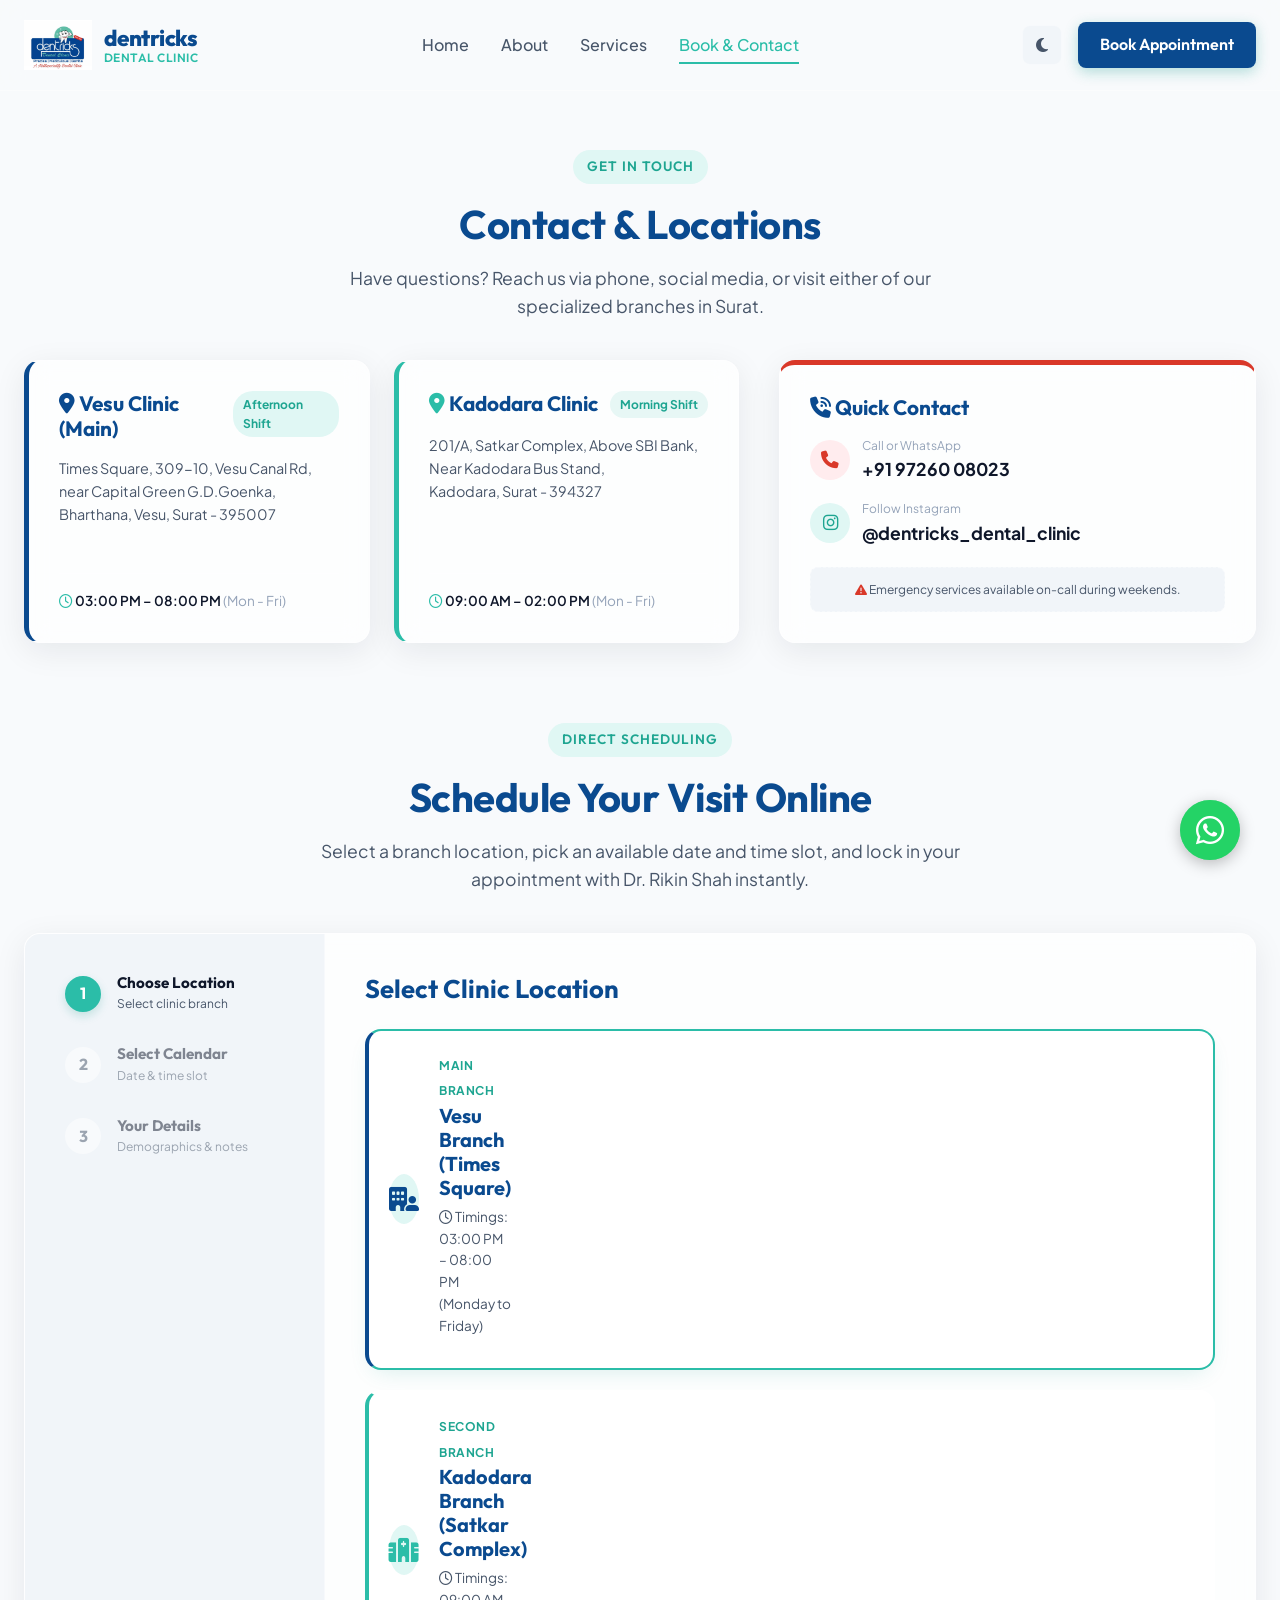
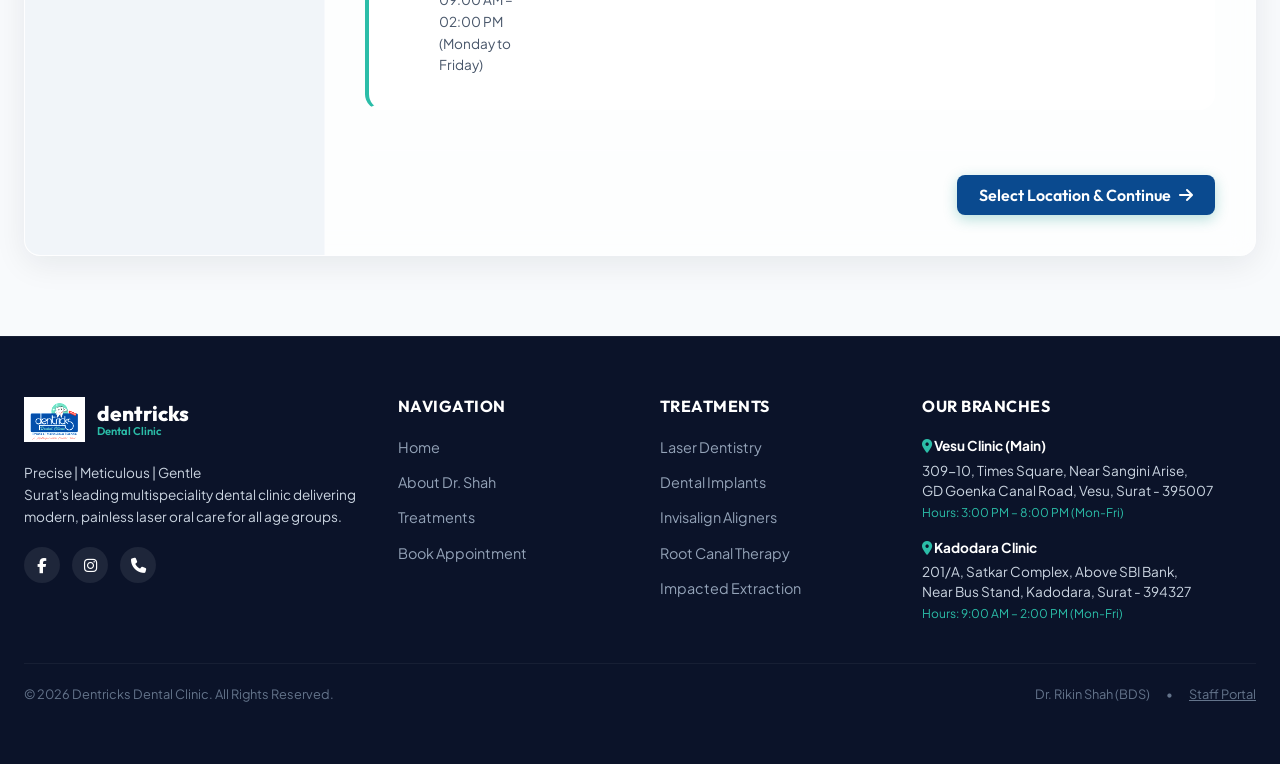
<file: public/contact.html>
<!DOCTYPE html>
<html lang="en">
<head>
    <meta charset="UTF-8">
    <meta name="viewport" content="width=device-width, initial-scale=1.0">
    <title>Book Appointment & Contact Us | Dentricks Dental Clinic Surat</title>
    <!-- Meta Descriptions for SEO -->
    <meta name="description" content="Book an appointment online with Dr. Rikin Shah at Dentricks Dental Clinic Surat. View locations, contact number, and working hours for Vesu and Kadodara.">
    <meta name="keywords" content="book dentist appointment surat, dentricks dental clinic contact, dentist phone number surat, dentist vesu timings, dentist kadodara timings">
    <meta name="author" content="Dentricks Dental Clinic">
    
    <!-- Google Fonts: Outfit & Plus Jakarta Sans -->
    <link rel="preconnect" href="https://fonts.googleapis.com">
    <link rel="preconnect" href="https://fonts.gstatic.com" crossorigin>
    <link href="https://fonts.googleapis.com/css2?family=Outfit:wght@300;400;500;600;700;800&family=Plus+Jakarta+Sans:wght@300;400;500;600;700&display=swap" rel="stylesheet">
    
    <!-- FontAwesome for icons -->
    <link rel="stylesheet" href="https://cdnjs.cloudflare.com/ajax/libs/font-awesome/6.4.0/css/all.min.css">
    
    <!-- Custom CSS -->
    <link rel="stylesheet" href="styles.css">
</head>
<body class="light-theme">
    <!-- Header/Navigation -->
    <header class="header">
        <div class="header-container">
            <a href="index.html" class="logo" id="header-logo" style="display: flex; align-items: center; gap: 12px;">
                <img src="assets/logo.png" alt="Dentricks Dental Clinic Logo" class="logo-img-file" style="height: 50px; width: auto; object-fit: contain;">
                <div class="logo-text-group" style="display: flex; flex-direction: column; justify-content: center; line-height: 1.1;">
                    <span class="logo-text" style="font-size: 1.4rem; font-weight: 800; letter-spacing: -0.5px; color: var(--primary-deep);">dentricks</span>
                    <span class="logo-subtext" style="font-size: 0.75rem; font-weight: 600; color: var(--primary); text-transform: uppercase; letter-spacing: 0.5px;">Dental Clinic</span>
                </div>
            </a>
            
            <nav class="nav-menu" id="nav-menu">
                <a href="index.html" class="nav-link">Home</a>
                <a href="about.html" class="nav-link">About</a>
                <a href="services.html" class="nav-link">Services</a>
                <a href="contact.html" class="nav-link active">Book & Contact</a>
            </nav>
            
            <div class="header-actions">
                <button class="theme-toggle" id="theme-toggle-btn" aria-label="Toggle light/dark theme">
                    <i class="fa-solid fa-moon"></i>
                </button>
                <a href="contact.html" class="btn btn-primary nav-cta" style="background-color: var(--primary-deep);">Book Appointment</a>
                <button class="mobile-menu-btn" id="mobile-menu-btn" aria-label="Open mobile menu">
                    <span class="bar"></span>
                    <span class="bar"></span>
                    <span class="bar"></span>
                </button>
            </div>
        </div>
    </header>

    <!-- Main Content -->
    <main style="padding-top: 90px;">
        <!-- Contact Details Section -->
        <section class="contact-details-sec" style="padding: 60px 24px 40px 24px; background-color: var(--bg-primary);">
            <div class="section-container" style="max-width: 1280px;">
                <div class="section-header" style="margin-bottom: 40px;">
                    <span class="section-tag" style="background-color: var(--primary-light); color: var(--primary-hover);">Get in Touch</span>
                    <h1 class="section-title" style="color: var(--primary-deep);">Contact & Locations</h1>
                    <p class="section-subtitle">Have questions? Reach us via phone, social media, or visit either of our specialized branches in Surat.</p>
                </div>

                <div class="contact-info-grid">
                    <!-- Branches Grid -->
                    <div class="branches-grid">
                        <!-- Branch 1: Vesu -->
                        <div class="glass-card" style="padding: 30px; border-left: 5px solid var(--primary-deep); display: flex; flex-direction: column; justify-content: space-between;">
                            <div>
                                <div style="display: flex; justify-content: space-between; align-items: flex-start; margin-bottom: 16px;">
                                    <h3 style="font-size: 1.3rem; color: var(--primary-deep);"><i class="fa-solid fa-location-dot" style="color: var(--primary-deep);"></i> Vesu Clinic (Main)</h3>
                                    <span style="font-size: 0.75rem; background-color: var(--primary-light); color: var(--primary-hover); padding: 4px 10px; border-radius: 20px; font-weight: 700;">Afternoon Shift</span>
                                </div>
                                <p style="font-size: 0.9rem; color: var(--text-secondary); line-height: 1.6; margin-bottom: 16px;">
                                    Times Square, 309-10, Vesu Canal Rd,<br>
                                    near Capital Green G.D.Goenka,<br>
                                    Bharthana, Vesu, Surat - 395007
                                </p>
                            </div>
                            <div style="padding-top: 16px; border-top: 1px solid var(--glass-border);">
                                <p style="font-size: 0.85rem; font-weight: 600; color: var(--text-primary);"><i class="fa-regular fa-clock" style="color: var(--primary);"></i> 03:00 PM – 08:00 PM <span style="font-weight: 400; color: var(--text-muted);">(Mon - Fri)</span></p>
                            </div>
                        </div>

                        <!-- Branch 2: Kadodara -->
                        <div class="glass-card" style="padding: 30px; border-left: 5px solid var(--primary); display: flex; flex-direction: column; justify-content: space-between;">
                            <div>
                                <div style="display: flex; justify-content: space-between; align-items: flex-start; margin-bottom: 16px;">
                                    <h3 style="font-size: 1.3rem; color: var(--primary-deep);"><i class="fa-solid fa-location-dot" style="color: var(--primary);"></i> Kadodara Clinic</h3>
                                    <span style="font-size: 0.75rem; background-color: rgba(43, 189, 168, 0.1); color: var(--primary-hover); padding: 4px 10px; border-radius: 20px; font-weight: 700;">Morning Shift</span>
                                </div>
                                <p style="font-size: 0.9rem; color: var(--text-secondary); line-height: 1.6; margin-bottom: 16px;">
                                    201/A, Satkar Complex, Above SBI Bank,<br>
                                    Near Kadodara Bus Stand,<br>
                                    Kadodara, Surat - 394327
                                </p>
                            </div>
                            <div style="padding-top: 16px; border-top: 1px solid var(--glass-border);">
                                <p style="font-size: 0.85rem; font-weight: 600; color: var(--text-primary);"><i class="fa-regular fa-clock" style="color: var(--primary);"></i> 09:00 AM – 02:00 PM <span style="font-weight: 400; color: var(--text-muted);">(Mon - Fri)</span></p>
                            </div>
                        </div>
                    </div>

                    <!-- Core Contact Card -->
                    <div class="glass-card" style="padding: 30px; border-top: 5px solid var(--accent); display: flex; flex-direction: column; justify-content: space-between;">
                        <h3 style="font-size: 1.3rem; color: var(--primary-deep); margin-bottom: 16px;"><i class="fa-solid fa-phone-volume"></i> Quick Contact</h3>
                        <div style="display: flex; flex-direction: column; gap: 16px; margin-bottom: 20px;">
                            <div style="display: flex; align-items: center; gap: 12px;">
                                <div style="width: 40px; height: 40px; border-radius: 50%; background: var(--accent-light); color: var(--accent); display: flex; align-items: center; justify-content: center; font-size: 1.1rem;"><i class="fa-solid fa-phone"></i></div>
                                <div>
                                    <span style="font-size: 0.75rem; color: var(--text-muted); display: block;">Call or WhatsApp</span>
                                    <a href="tel:+919726008023" style="font-weight: 700; font-size: 1.1rem; color: var(--text-primary);">+91 97260 08023</a>
                                </div>
                            </div>
                            <div style="display: flex; align-items: center; gap: 12px;">
                                <div style="width: 40px; height: 40px; border-radius: 50%; background: var(--primary-light); color: var(--primary-hover); display: flex; align-items: center; justify-content: center; font-size: 1.1rem;"><i class="fa-brands fa-instagram"></i></div>
                                <div>
                                    <span style="font-size: 0.75rem; color: var(--text-muted); display: block;">Follow Instagram</span>
                                    <a href="https://www.instagram.com/dentricks_dental_clinic" target="_blank" style="font-weight: 700; font-size: 1.1rem; color: var(--text-primary);">@dentricks_dental_clinic</a>
                                </div>
                            </div>
                        </div>
                        <div style="background-color: var(--bg-tertiary); padding: 12px 16px; border-radius: var(--border-radius-sm); border: 1px dashed var(--glass-border); text-align: center;">
                            <p style="font-size: 0.75rem; color: var(--text-secondary);"><i class="fa-solid fa-triangle-exclamation" style="color: var(--accent)"></i> Emergency services available on-call during weekends.</p>
                        </div>
                    </div>
                </div>
            </div>
        </section>

        <!-- Booking Section -->
        <section class="booking" id="booking" style="padding: 40px 24px 80px 24px;">
            <div class="section-container">
                <div class="section-header" style="margin-bottom: 40px;">
                    <span class="section-tag" style="background-color: var(--primary-light); color: var(--primary-hover);">Direct Scheduling</span>
                    <h2 class="section-title" style="color: var(--primary-deep);">Schedule Your Visit Online</h2>
                    <p class="section-subtitle">Select a branch location, pick an available date and time slot, and lock in your appointment with Dr. Rikin Shah instantly.</p>
                </div>
                
                <div class="booking-grid glass-card">
                    <!-- Progress Trackers -->
                    <div class="booking-steps-sidebar" style="background-color: var(--bg-tertiary);">
                        <div class="step-link active" data-booking-step="1">
                            <div class="step-num">1</div>
                            <div class="step-info">
                                <h5>Choose Location</h5>
                                <p>Select clinic branch</p>
                            </div>
                        </div>
                        <div class="step-link" data-booking-step="2">
                            <div class="step-num">2</div>
                            <div class="step-info">
                                <h5>Select Calendar</h5>
                                <p>Date & time slot</p>
                            </div>
                        </div>
                        <div class="step-link" data-booking-step="3">
                            <div class="step-num">3</div>
                            <div class="step-info">
                                <h5>Your Details</h5>
                                <p>Demographics & notes</p>
                            </div>
                        </div>
                    </div>

                    <!-- Booking Form Container -->
                    <form class="booking-form" id="booking-form" novalidate>
                        <!-- Form Step 1: Select Location -->
                        <div class="form-step active" id="form-step-1">
                            <h3 class="form-step-title" style="color: var(--primary-deep); margin-bottom: 24px;">Select Clinic Location</h3>
                            <div class="dentist-selection" style="display: flex; flex-direction: column; gap: 20px;">
                                <!-- Branch Card 1 -->
                                <div class="dentist-card active" data-branch-id="vesu" style="border-left: 4px solid var(--primary-deep); cursor: pointer; padding: 20px; border-radius: var(--border-radius-md); background: var(--bg-secondary);">
                                    <div style="display: flex; align-items: center; gap: 20px;">
                                        <div style="width: 50px; height: 50px; border-radius: 50%; background-color: var(--primary-light); color: var(--primary-deep); display: flex; align-items: center; justify-content: center; font-size: 1.5rem;"><i class="fa-solid fa-building-user"></i></div>
                                        <div class="dentist-info">
                                            <span class="dentist-spec" style="color: var(--primary-hover); font-weight: 700; font-size: 0.75rem; text-transform: uppercase;">Main Branch</span>
                                            <h4 style="font-size: 1.25rem; color: var(--primary-deep); margin: 2px 0 6px 0;">Vesu Branch (Times Square)</h4>
                                            <p class="dentist-quote" style="font-size: 0.85rem; color: var(--text-secondary); font-style: normal;"><i class="fa-regular fa-clock"></i> Timings: 03:00 PM – 08:00 PM (Monday to Friday)</p>
                                        </div>
                                    </div>
                                </div>

                                <!-- Branch Card 2 -->
                                <div class="dentist-card" data-branch-id="kadodara" style="border-left: 4px solid var(--primary); cursor: pointer; padding: 20px; border-radius: var(--border-radius-md); background: var(--bg-secondary);">
                                    <div style="display: flex; align-items: center; gap: 20px;">
                                        <div style="width: 50px; height: 50px; border-radius: 50%; background-color: var(--primary-light); color: var(--primary); display: flex; align-items: center; justify-content: center; font-size: 1.5rem;"><i class="fa-solid fa-hospital"></i></div>
                                        <div class="dentist-info">
                                            <span class="dentist-spec" style="color: var(--primary-hover); font-weight: 700; font-size: 0.75rem; text-transform: uppercase;">Second Branch</span>
                                            <h4 style="font-size: 1.25rem; color: var(--primary-deep); margin: 2px 0 6px 0;">Kadodara Branch (Satkar Complex)</h4>
                                            <p class="dentist-quote" style="font-size: 0.85rem; color: var(--text-secondary); font-style: normal;"><i class="fa-regular fa-clock"></i> Timings: 09:00 AM – 02:00 PM (Monday to Friday)</p>
                                        </div>
                                    </div>
                                </div>
                            </div>
                            <div class="form-actions text-right" style="margin-top: 30px;">
                                <button type="button" class="btn btn-primary" id="btn-next-1" style="background-color: var(--primary-deep);">Select Location & Continue <i class="fa-solid fa-arrow-right"></i></button>
                            </div>
                        </div>

                        <!-- Form Step 2: Date & Time Picker -->
                        <div class="form-step" id="form-step-2">
                            <h3 class="form-step-title" style="color: var(--primary-deep); margin-bottom: 24px;">Select Date & Time</h3>
                            <div class="scheduler-picker">
                                <!-- Calendar -->
                                <div class="calendar-container">
                                    <div class="calendar-header">
                                        <button type="button" class="cal-nav-btn" id="prev-month-btn"><i class="fa-solid fa-chevron-left"></i></button>
                                        <h4 class="current-month" id="calendar-month-year">May 2026</h4>
                                        <button type="button" class="cal-nav-btn" id="next-month-btn"><i class="fa-solid fa-chevron-right"></i></button>
                                    </div>
                                    <div class="calendar-weekdays">
                                        <div>Su</div><div>Mo</div><div>Tu</div><div>We</div><div>Th</div><div>Fr</div><div>Sa</div>
                                    </div>
                                    <div class="calendar-days-grid" id="calendar-days-grid">
                                        <!-- Days dynamically rendered by JS -->
                                    </div>
                                </div>

                                <!-- Time slots -->
                                <div class="time-slots-container">
                                    <h4 style="color: var(--primary-deep); font-weight: 700; margin-bottom: 16px;">Available Slots <span id="selected-date-display">(Select a Date)</span></h4>
                                    <div class="time-slots-grid" id="time-slots-grid">
                                        <!-- Slots dynamically populated by branch shift timings -->
                                        <div class="empty-state-slots">Please select an available date on the calendar first.</div>
                                    </div>
                                </div>
                            </div>
                            <div class="form-actions" style="margin-top: 30px; display: flex; justify-content: space-between;">
                                <button type="button" class="btn btn-secondary" id="btn-prev-2"><i class="fa-solid fa-arrow-left"></i> Back</button>
                                <button type="button" class="btn btn-primary" id="btn-next-2" style="background-color: var(--primary-deep);" disabled>Confirm Time Slot <i class="fa-solid fa-arrow-right"></i></button>
                            </div>
                        </div>

                        <!-- Form Step 3: Information & Submission -->
                        <div class="form-step" id="form-step-3">
                            <h3 class="form-step-title" style="color: var(--primary-deep); margin-bottom: 24px;">Patient Details</h3>
                            <div class="booking-summary-banner" style="background-color: var(--primary-light); border-left: 4px solid var(--primary-deep); padding: 16px 20px; border-radius: var(--border-radius-sm); margin-bottom: 24px;">
                                <div class="summary-details" style="font-size: 0.95rem; color: var(--primary-deep);">
                                    <p><strong>Clinic Location:</strong> <span id="summary-dentist">Vesu Branch</span></p>
                                    <p><strong>Selected Schedule:</strong> <span id="summary-datetime">Monday, May 25, 2026 at 03:00 PM</span></p>
                                </div>
                            </div>
                            
                            <div class="patient-form-grid">
                                <div class="input-group">
                                    <label for="patient-name" style="font-weight: 600; display: block; margin-bottom: 8px; font-size: 0.9rem;">Full Name <span class="required" style="color: var(--accent);">*</span></label>
                                    <input type="text" id="patient-name" name="patient-name" placeholder="John Doe" style="width: 100%; padding: 12px; border: 1px solid var(--glass-border); border-radius: var(--border-radius-sm); background: var(--bg-secondary);" required>
                                    <span class="error-message" style="color: var(--danger); font-size: 0.75rem; display: none;">Name is required.</span>
                                </div>
                                <div class="input-group">
                                    <label for="patient-email" style="font-weight: 600; display: block; margin-bottom: 8px; font-size: 0.9rem;">Email Address <span class="required" style="color: var(--accent);">*</span></label>
                                    <input type="email" id="patient-email" name="patient-email" placeholder="john@example.com" style="width: 100%; padding: 12px; border: 1px solid var(--glass-border); border-radius: var(--border-radius-sm); background: var(--bg-secondary);" required>
                                    <span class="error-message" style="color: var(--danger); font-size: 0.75rem; display: none;">Enter a valid email.</span>
                                </div>
                                <div class="input-group">
                                    <label for="patient-phone" style="font-weight: 600; display: block; margin-bottom: 8px; font-size: 0.9rem;">Phone Number <span class="required" style="color: var(--accent);">*</span></label>
                                    <input type="tel" id="patient-phone" name="patient-phone" placeholder="98765 43210" style="width: 100%; padding: 12px; border: 1px solid var(--glass-border); border-radius: var(--border-radius-sm); background: var(--bg-secondary);" required>
                                    <span class="error-message" style="color: var(--danger); font-size: 0.75rem; display: none;">Enter a valid 10-digit phone number.</span>
                                </div>
                                <div class="input-group">
                                    <label for="treatment-select" style="font-weight: 600; display: block; margin-bottom: 8px; font-size: 0.9rem;">Reason for Visit</label>
                                    <select id="treatment-select" name="treatment-select" style="width: 100%; padding: 12px; border: 1px solid var(--glass-border); border-radius: var(--border-radius-sm); background: var(--bg-secondary);">
                                        <option value="laser">Laser Consultation</option>
                                        <option value="implants">Dental Implants</option>
                                        <option value="ortho">Invisalign & Orthodontics</option>
                                        <option value="rct">Root Canal Treatment</option>
                                        <option value="cosmetic">Teeth Whitening / Cosmetics</option>
                                        <option value="surgery">Tooth Extraction / Surgery</option>
                                        <option value="general-checkup">Routine Checkup & Cleaning</option>
                                    </select>
                                </div>
                                <div class="input-group full-width" style="grid-column: span 2;">
                                    <label for="patient-notes" style="font-weight: 600; display: block; margin-bottom: 8px; font-size: 0.9rem;">Additional Patient Notes</label>
                                    <textarea id="patient-notes" name="patient-notes" rows="3" placeholder="Please list any dental medical history, fears, or specific symptoms..." style="width: 100%; padding: 12px; border: 1px solid var(--glass-border); border-radius: var(--border-radius-sm); background: var(--bg-secondary); resize: vertical;"></textarea>
                                </div>
                            </div>
                            
                            <div class="form-actions" style="margin-top: 30px; display: flex; justify-content: space-between;">
                                <button type="button" class="btn btn-secondary" id="btn-prev-3"><i class="fa-solid fa-arrow-left"></i> Back</button>
                                <button type="submit" class="btn btn-primary" id="btn-submit-booking" style="background-color: var(--primary-deep);"><i class="fa-solid fa-circle-check"></i> Book Appointment Instantly</button>
                            </div>
                        </div>
                    </form>
                </div>
            </div>
        </section>

        <!-- Booking Success Modal Overlay -->
        <div class="modal-overlay" id="success-modal">
            <div class="modal-card glass-card">
                <div class="success-icon-animation">
                    <div class="circle-border" style="border-color: var(--primary-light);"></div>
                    <div class="checkmark-icon" style="background-color: var(--primary); color: #ffffff;"><i class="fa-solid fa-check"></i></div>
                </div>
                <h3 class="modal-title" style="color: var(--primary-deep);">Booking Confirmed!</h3>
                <p class="modal-description">Thank you. Your appointment at <strong id="modal-dentist-name">Vesu Branch</strong> is successfully scheduled for:</p>
                <div class="modal-appointment-box" style="background-color: var(--primary-light); border-left: 4px solid var(--primary); padding: 16px 20px; border-radius: var(--border-radius-sm); margin: 20px 0; text-align: center; color: var(--primary-deep);">
                    <p id="modal-appointment-time" style="font-weight: 700;"><i class="fa-solid fa-calendar-day"></i> Monday, May 25, 2026 at 03:00 PM</p>
                </div>
                <p class="modal-footer-msg" style="font-size: 0.8rem; color: var(--text-secondary);">Our clinic staff will contact you shortly on your phone number to confirm your medical history.</p>
                <button type="button" class="btn btn-primary" id="close-modal-btn" style="background-color: var(--primary-deep); margin-top: 10px;">Return Home</button>
            </div>
        </div>

        <!-- Staff Portal Admin Dashboard Modal -->
        <div class="modal-overlay" id="admin-modal">
            <div class="modal-card glass-card" style="max-width: 90%; width: 1000px; padding: 30px;">
                <div style="display: flex; justify-content: space-between; align-items: center; margin-bottom: 24px; border-bottom: 1px solid var(--glass-border); padding-bottom: 16px;">
                    <h3 class="modal-title" style="color: var(--primary-deep); font-size: 1.6rem; display: flex; align-items: center; gap: 10px; margin: 0;"><i class="fa-solid fa-user-tie"></i> Dentricks Appointments Dashboard</h3>
                    <button class="btn btn-secondary" id="close-admin-btn" style="padding: 8px 14px;"><i class="fa-solid fa-xmark"></i> Close</button>
                </div>

                <!-- Stats summary badges -->
                <div style="display: grid; grid-template-columns: repeat(3, 1fr); gap: 20px; margin-bottom: 24px;">
                    <div style="background-color: var(--bg-tertiary); padding: 16px; border-radius: var(--border-radius-sm); border: 1px solid var(--glass-border); text-align: center;">
                        <span style="font-size: 0.8rem; color: var(--text-muted); text-transform: uppercase;">Total Appts</span>
                        <h4 id="admin-total-bookings" style="font-size: 1.8rem; color: var(--primary-deep); font-weight: 800; margin-top: 4px;">0</h4>
                    </div>
                    <div style="background-color: var(--primary-light); padding: 16px; border-radius: var(--border-radius-sm); border: 1px solid var(--primary-light); text-align: center;">
                        <span style="font-size: 0.8rem; color: var(--primary-hover); text-transform: uppercase;">Vesu Branch</span>
                        <h4 id="admin-dr-mercer-count" style="font-size: 1.8rem; color: var(--primary-deep); font-weight: 800; margin-top: 4px;">0</h4>
                    </div>
                    <div style="background-color: rgba(43, 189, 168, 0.1); padding: 16px; border-radius: var(--border-radius-sm); border: 1px solid rgba(43, 189, 168, 0.1); text-align: center;">
                        <span style="font-size: 0.8rem; color: var(--primary-hover); text-transform: uppercase;">Kadodara Branch</span>
                        <h4 id="admin-dr-vance-count" style="font-size: 1.8rem; color: var(--primary-deep); font-weight: 800; margin-top: 4px;">0</h4>
                    </div>
                </div>

                <!-- Search & Action Bars -->
                <div style="display: flex; gap: 16px; align-items: center; margin-bottom: 20px;">
                    <div style="flex-grow: 1; position: relative;">
                        <i class="fa-solid fa-magnifying-glass" style="position: absolute; left: 14px; top: 50%; transform: translateY(-50%); color: var(--text-muted);"></i>
                        <input type="text" id="admin-search-input" placeholder="Search by name, phone, or booking ID..." style="width: 100%; padding: 12px 12px 12px 40px; border: 1px solid var(--glass-border); border-radius: var(--border-radius-sm); background: var(--bg-tertiary);">
                    </div>
                    <button class="btn btn-primary" id="admin-export-btn" style="background-color: var(--primary-deep);"><i class="fa-solid fa-file-csv"></i> Export to CSV</button>
                    <button class="btn btn-secondary" id="admin-clear-btn" style="border-color: var(--danger); color: var(--danger);"><i class="fa-solid fa-trash-can"></i> Clear All</button>
                </div>

                <!-- Bookings Table -->
                <div style="overflow-x: auto; max-height: 400px; border-radius: var(--border-radius-sm); border: 1px solid var(--glass-border);">
                    <table style="width: 100%; border-collapse: collapse; text-align: left; background-color: var(--bg-secondary);">
                        <thead>
                            <tr style="background-color: var(--bg-tertiary); border-bottom: 2px solid var(--glass-border); color: var(--primary-deep); font-weight: 700;">
                                <th style="padding: 12px 16px;">Schedule</th>
                                <th style="padding: 12px 16px;">Patient</th>
                                <th style="padding: 12px 16px;">Contact</th>
                                <th style="padding: 12px 16px;">Location</th>
                                <th style="padding: 12px 16px;">Treatment</th>
                                <th style="padding: 12px 16px;">Notes</th>
                            </tr>
                        </thead>
                        <tbody id="admin-bookings-list">
                            <!-- Booking rows populated by JS -->
                            <tr>
                                <td colspan="6" style="padding: 40px; text-align: center; color: var(--text-muted);">
                                    <i class="fa-solid fa-spinner fa-spin" style="font-size: 1.5rem; display: block; margin-bottom: 8px;"></i>
                                    Retrieving records from localStorage database...
                                </td>
                            </tr>
                        </tbody>
                    </table>
                </div>
            </div>
        </div>
    </main>

    <!-- Footer -->
    <footer class="footer" style="background-color: #0b1329; color: #cbd5e1; padding: 60px 24px; border-top: 1px solid rgba(255,255,255,0.05);">
        <div class="section-container footer-grid" style="max-width: 1280px; margin: 0 auto;">
            <!-- Brand Column -->
            <div>
                <a href="index.html" class="logo" style="display: flex; align-items: center; gap: 12px; margin-bottom: 20px;">
                    <img src="assets/logo.png" alt="Dentricks Logo" style="height: 45px; width: auto; filter: brightness(1.2);">
                    <div class="logo-text-group" style="display: flex; flex-direction: column; line-height: 1.1;">
                        <span class="logo-text" style="font-size: 1.3rem; font-weight: 800; color: #ffffff;">dentricks</span>
                        <span class="logo-subtext" style="font-size: 0.7rem; font-weight: 600; color: var(--primary);">Dental Clinic</span>
                    </div>
                </a>
                <p style="font-size: 0.85rem; line-height: 1.6; margin-bottom: 20px;">Precise | Meticulous | Gentle<br>Surat's leading multispeciality dental clinic delivering modern, painless laser oral care for all age groups.</p>
                <div class="social-links" style="display: flex; gap: 12px;">
                    <a href="https://www.facebook.com/dentricksdental/" target="_blank" aria-label="Facebook Page" style="width: 36px; height: 36px; border-radius: 50%; background-color: rgba(255,255,255,0.08); display: flex; align-items: center; justify-content: center; color: #ffffff; transition: background-color 0.2s;"><i class="fa-brands fa-facebook-f"></i></a>
                    <a href="https://www.instagram.com/dentricks_dental_clinic" target="_blank" aria-label="Instagram Profile" style="width: 36px; height: 36px; border-radius: 50%; background-color: rgba(255,255,255,0.08); display: flex; align-items: center; justify-content: center; color: #ffffff; transition: background-color 0.2s;"><i class="fa-brands fa-instagram"></i></a>
                    <a href="tel:+919726008023" aria-label="Phone Number" style="width: 36px; height: 36px; border-radius: 50%; background-color: rgba(255,255,255,0.08); display: flex; align-items: center; justify-content: center; color: #ffffff; transition: background-color 0.2s;"><i class="fa-solid fa-phone"></i></a>
                </div>
            </div>

            <!-- Pages Column -->
            <div>
                <h4 style="color: #ffffff; font-size: 1rem; margin-bottom: 20px; text-transform: uppercase; letter-spacing: 0.5px;">Navigation</h4>
                <ul style="display: flex; flex-direction: column; gap: 12px; font-size: 0.9rem;">
                    <li><a href="index.html" style="color: #94a3b8; transition: color 0.2s;">Home</a></li>
                    <li><a href="about.html" style="color: #94a3b8; transition: color 0.2s;">About Dr. Shah</a></li>
                    <li><a href="services.html" style="color: #94a3b8; transition: color 0.2s;">Treatments</a></li>
                    <li><a href="contact.html" style="color: #94a3b8; transition: color 0.2s;">Book Appointment</a></li>
                </ul>
            </div>

            <!-- Services Column -->
            <div>
                <h4 style="color: #ffffff; font-size: 1rem; margin-bottom: 20px; text-transform: uppercase; letter-spacing: 0.5px;">Treatments</h4>
                <ul style="display: flex; flex-direction: column; gap: 12px; font-size: 0.9rem; color: #94a3b8;">
                    <li>Laser Dentistry</li>
                    <li>Dental Implants</li>
                    <li>Invisalign Aligners</li>
                    <li>Root Canal Therapy</li>
                    <li>Impacted Extraction</li>
                </ul>
            </div>

            <!-- Locations Column -->
            <div>
                <h4 style="color: #ffffff; font-size: 1rem; margin-bottom: 20px; text-transform: uppercase; letter-spacing: 0.5px;">Our Branches</h4>
                <div style="display: flex; flex-direction: column; gap: 16px; font-size: 0.85rem; line-height: 1.5;">
                    <div>
                        <strong style="color: #ffffff; display: block; margin-bottom: 4px;"><i class="fa-solid fa-location-dot" style="color: var(--primary);"></i> Vesu Clinic (Main)</strong>
                        309-10, Times Square, Near Sangini Arise,<br>GD Goenka Canal Road, Vesu, Surat - 395007
                        <span style="display: block; color: var(--primary); font-size: 0.75rem; margin-top: 2px;">Hours: 3:00 PM – 8:00 PM (Mon-Fri)</span>
                    </div>
                    <div>
                        <strong style="color: #ffffff; display: block; margin-bottom: 4px;"><i class="fa-solid fa-location-dot" style="color: var(--primary);"></i> Kadodara Clinic</strong>
                        201/A, Satkar Complex, Above SBI Bank,<br>Near Bus Stand, Kadodara, Surat - 394327
                        <span style="display: block; color: var(--primary); font-size: 0.75rem; margin-top: 2px;">Hours: 9:00 AM – 2:00 PM (Mon-Fri)</span>
                    </div>
                </div>
            </div>
        </div>

        <div class="section-container footer-bottom-container" style="max-width: 1280px; margin: 40px auto 0 auto; padding-top: 20px; border-top: 1px solid rgba(255,255,255,0.05); font-size: 0.8rem; color: #64748b;">
            <p>&copy; 2026 Dentricks Dental Clinic. All Rights Reserved.</p>
            <p style="display: flex; gap: 16px;">
                <span>Dr. Rikin Shah (BDS)</span>
                <span>•</span>
                <a href="#" id="staff-portal-link" style="color: #64748b; text-decoration: underline;">Staff Portal</a>
            </p>
        </div>
    </footer>

    <!-- Floating WhatsApp Widget -->
    <a href="https://wa.me/919726008023" class="whatsapp-float" target="_blank" rel="noopener noreferrer" aria-label="Chat on WhatsApp">
        <i class="fa-brands fa-whatsapp"></i>
    </a>

    <!-- JS Scripts -->
    <script src="app.js"></script>
</body>
</html>
</file>
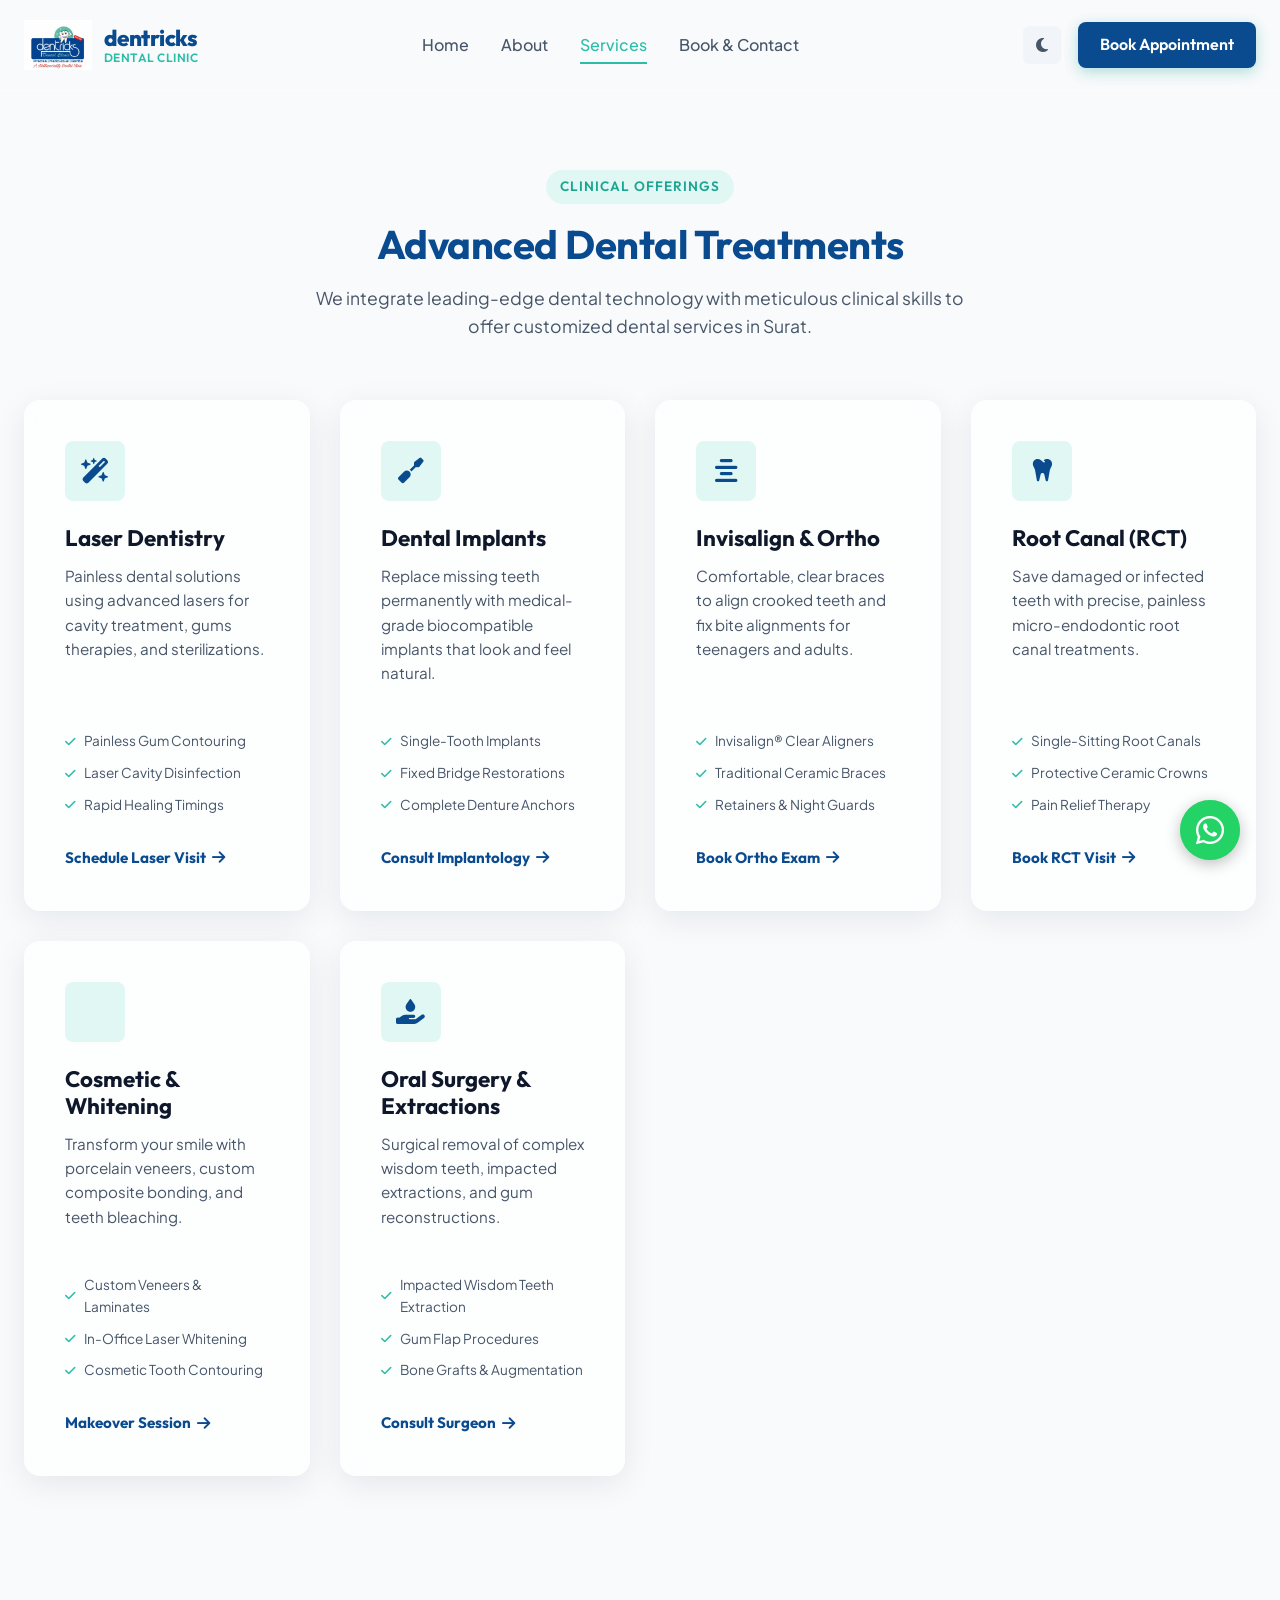
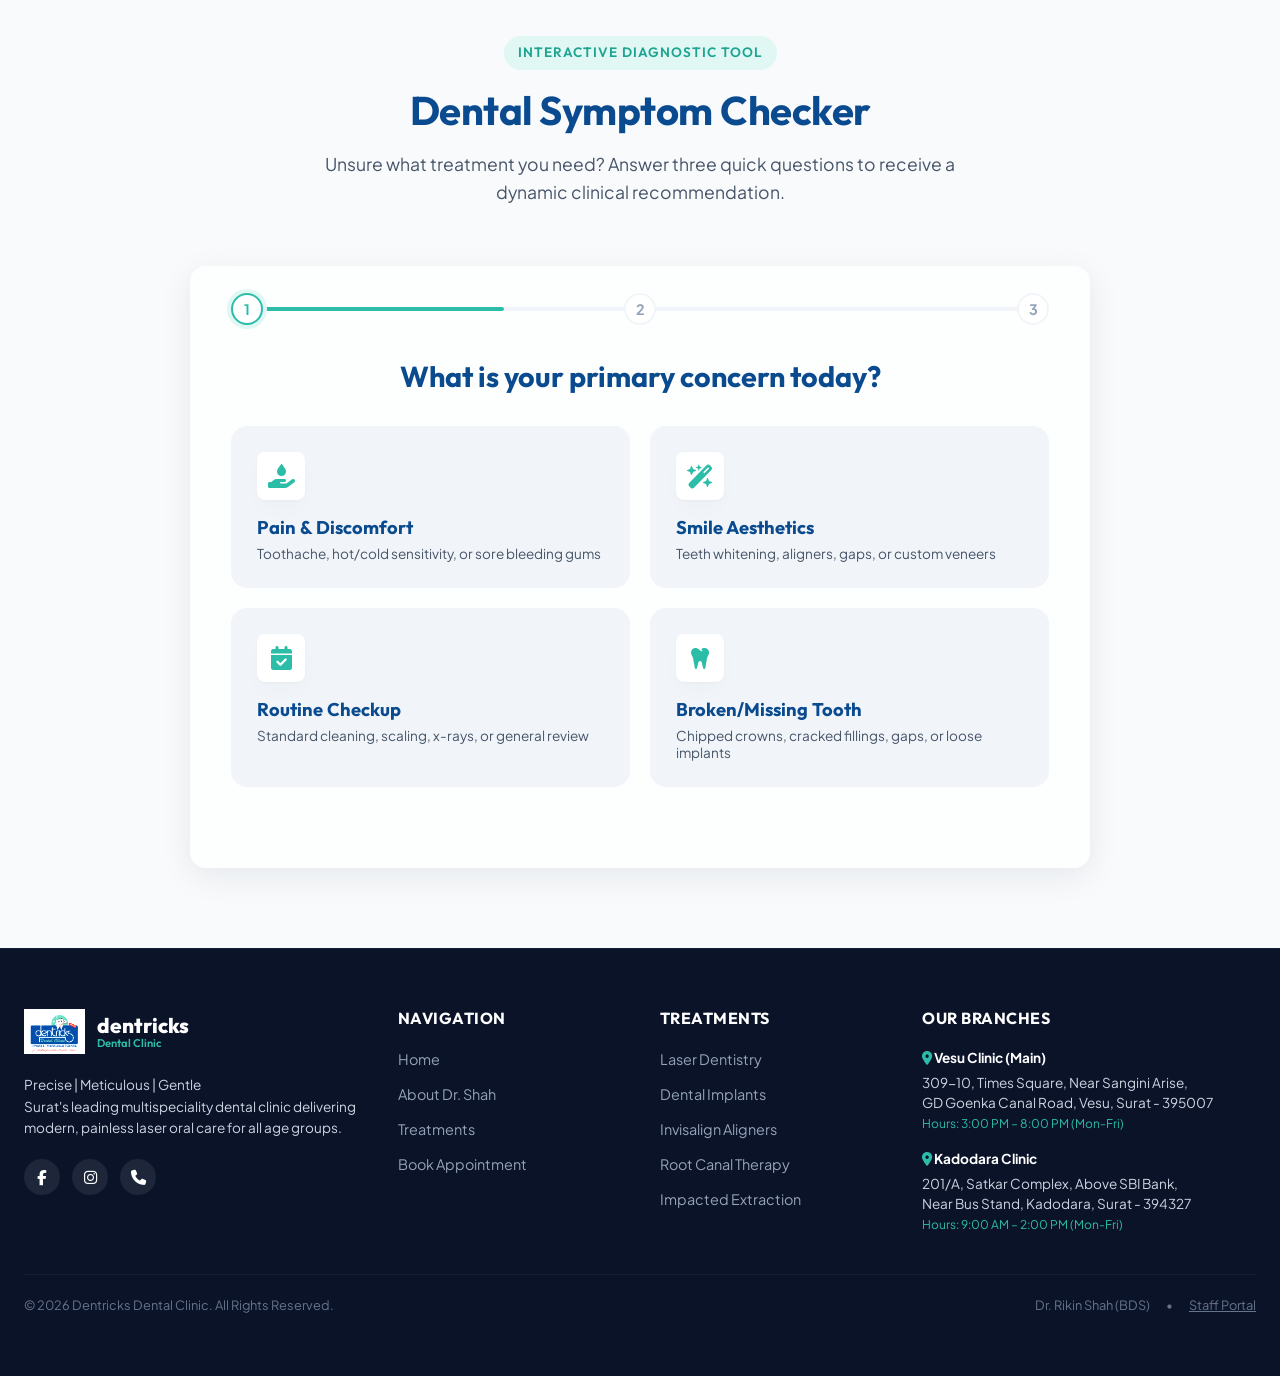
<file: public/services.html>
<!DOCTYPE html>
<html lang="en">
<head>
    <meta charset="UTF-8">
    <meta name="viewport" content="width=device-width, initial-scale=1.0">
    <title>Dental Services & Treatments | Dentricks Dental Clinic Surat</title>
    <!-- Meta Descriptions for SEO -->
    <meta name="description" content="Explore advanced dental treatments offered at Dentricks Dental Clinic by Dr. Rikin Shah. Laser dentistry, dental implants, Invisalign, root canal, and extractions.">
    <meta name="keywords" content="laser dentistry surat, dental implants surat, invisalign clear aligners surat, root canal treatment surat, tooth extraction surat, teeth whitening surat">
    <meta name="author" content="Dentricks Dental Clinic">
    
    <!-- Google Fonts: Outfit & Plus Jakarta Sans -->
    <link rel="preconnect" href="https://fonts.googleapis.com">
    <link rel="preconnect" href="https://fonts.gstatic.com" crossorigin>
    <link href="https://fonts.googleapis.com/css2?family=Outfit:wght@300;400;500;600;700;800&family=Plus+Jakarta+Sans:wght@300;400;500;600;700&display=swap" rel="stylesheet">
    
    <!-- FontAwesome for icons -->
    <link rel="stylesheet" href="https://cdnjs.cloudflare.com/ajax/libs/font-awesome/6.4.0/css/all.min.css">
    
    <!-- Custom CSS -->
    <link rel="stylesheet" href="styles.css">
</head>
<body class="light-theme">
    <!-- Header/Navigation -->
    <header class="header">
        <div class="header-container">
            <a href="index.html" class="logo" id="header-logo" style="display: flex; align-items: center; gap: 12px;">
                <img src="assets/logo.png" alt="Dentricks Dental Clinic Logo" class="logo-img-file" style="height: 50px; width: auto; object-fit: contain;">
                <div class="logo-text-group" style="display: flex; flex-direction: column; justify-content: center; line-height: 1.1;">
                    <span class="logo-text" style="font-size: 1.4rem; font-weight: 800; letter-spacing: -0.5px; color: var(--primary-deep);">dentricks</span>
                    <span class="logo-subtext" style="font-size: 0.75rem; font-weight: 600; color: var(--primary); text-transform: uppercase; letter-spacing: 0.5px;">Dental Clinic</span>
                </div>
            </a>
            
            <nav class="nav-menu" id="nav-menu">
                <a href="index.html" class="nav-link">Home</a>
                <a href="about.html" class="nav-link">About</a>
                <a href="services.html" class="nav-link active">Services</a>
                <a href="contact.html" class="nav-link">Book & Contact</a>
            </nav>
            
            <div class="header-actions">
                <button class="theme-toggle" id="theme-toggle-btn" aria-label="Toggle light/dark theme">
                    <i class="fa-solid fa-moon"></i>
                </button>
                <a href="contact.html" class="btn btn-primary nav-cta" style="background-color: var(--primary-deep);">Book Appointment</a>
                <button class="mobile-menu-btn" id="mobile-menu-btn" aria-label="Open mobile menu">
                    <span class="bar"></span>
                    <span class="bar"></span>
                    <span class="bar"></span>
                </button>
            </div>
        </div>
    </header>

    <!-- Main Content -->
    <main style="padding-top: 90px;">
        <!-- Services Section -->
        <section class="services" id="services" style="padding: 80px 24px;">
            <div class="section-container">
                <div class="section-header">
                    <span class="section-tag" style="background-color: var(--primary-light); color: var(--primary-hover);">Clinical Offerings</span>
                    <h1 class="section-title" style="color: var(--primary-deep);">Advanced Dental Treatments</h1>
                    <p class="section-subtitle">We integrate leading-edge dental technology with meticulous clinical skills to offer customized dental services in Surat.</p>
                </div>
                
                <div class="services-grid" style="display: grid; grid-template-columns: repeat(auto-fit, minmax(280px, 1fr)); gap: 30px; margin-top: 45px;">
                    <!-- Service 1: Laser Dentistry -->
                    <div class="service-card glass-card hover-reveal-card" data-service-id="laser">
                        <div class="service-icon" style="background-color: var(--primary-light); color: var(--primary-deep);"><i class="fa-solid fa-wand-magic-sparkles"></i></div>
                        <h3 class="service-title">Laser Dentistry</h3>
                        <p class="service-short-desc">Painless dental solutions using advanced lasers for cavity treatment, gums therapies, and sterilizations.</p>
                        <div class="service-details">
                            <ul>
                                <li>Painless Gum Contouring</li>
                                <li>Laser Cavity Disinfection</li>
                                <li>Rapid Healing Timings</li>
                            </ul>
                        </div>
                        <a href="contact.html?treatment=laser" class="service-link" style="color: var(--primary-deep);">Schedule Laser Visit <i class="fa-solid fa-arrow-right"></i></a>
                    </div>
                    
                    <!-- Service 2: Dental Implants -->
                    <div class="service-card glass-card hover-reveal-card" data-service-id="implants">
                        <div class="service-icon" style="background-color: var(--primary-light); color: var(--primary-deep);"><i class="fa-solid fa-screwdriver"></i></div>
                        <h3 class="service-title">Dental Implants</h3>
                        <p class="service-short-desc">Replace missing teeth permanently with medical-grade biocompatible implants that look and feel natural.</p>
                        <div class="service-details">
                            <ul>
                                <li>Single-Tooth Implants</li>
                                <li>Fixed Bridge Restorations</li>
                                <li>Complete Denture Anchors</li>
                            </ul>
                        </div>
                        <a href="contact.html?treatment=implants" class="service-link" style="color: var(--primary-deep);">Consult Implantology <i class="fa-solid fa-arrow-right"></i></a>
                    </div>
                    
                    <!-- Service 3: Invisalign & Aligners -->
                    <div class="service-card glass-card hover-reveal-card" data-service-id="orthodontics">
                        <div class="service-icon" style="background-color: var(--primary-light); color: var(--primary-deep);"><i class="fa-solid fa-align-center"></i></div>
                        <h3 class="service-title">Invisalign & Ortho</h3>
                        <p class="service-short-desc">Comfortable, clear braces to align crooked teeth and fix bite alignments for teenagers and adults.</p>
                        <div class="service-details">
                            <ul>
                                <li>Invisalign® Clear Aligners</li>
                                <li>Traditional Ceramic Braces</li>
                                <li>Retainers & Night Guards</li>
                            </ul>
                        </div>
                        <a href="contact.html?treatment=ortho" class="service-link" style="color: var(--primary-deep);">Book Ortho Exam <i class="fa-solid fa-arrow-right"></i></a>
                    </div>
                    
                    <!-- Service 4: Root Canal Treatment -->
                    <div class="service-card glass-card hover-reveal-card" data-service-id="rct">
                        <div class="service-icon" style="background-color: var(--primary-light); color: var(--primary-deep);"><i class="fa-solid fa-tooth"></i></div>
                        <h3 class="service-title">Root Canal (RCT)</h3>
                        <p class="service-short-desc">Save damaged or infected teeth with precise, painless micro-endodontic root canal treatments.</p>
                        <div class="service-details">
                            <ul>
                                <li>Single-Sitting Root Canals</li>
                                <li>Protective Ceramic Crowns</li>
                                <li>Pain Relief Therapy</li>
                            </ul>
                        </div>
                        <a href="contact.html?treatment=rct" class="service-link" style="color: var(--primary-deep);">Book RCT Visit <i class="fa-solid fa-arrow-right"></i></a>
                    </div>

                    <!-- Service 5: Cosmetic Dentistry -->
                    <div class="service-card glass-card hover-reveal-card" data-service-id="cosmetic">
                        <div class="service-icon" style="background-color: var(--primary-light); color: var(--primary-deep);"><i class="fa-solid fa-sparkles"></i></div>
                        <h3 class="service-title">Cosmetic & Whitening</h3>
                        <p class="service-short-desc">Transform your smile with porcelain veneers, custom composite bonding, and teeth bleaching.</p>
                        <div class="service-details">
                            <ul>
                                <li>Custom Veneers & Laminates</li>
                                <li>In-Office Laser Whitening</li>
                                <li>Cosmetic Tooth Contouring</li>
                            </ul>
                        </div>
                        <a href="contact.html?treatment=cosmetic" class="service-link" style="color: var(--primary-deep);">Makeover Session <i class="fa-solid fa-arrow-right"></i></a>
                    </div>

                    <!-- Service 6: General & Oral Surgery -->
                    <div class="service-card glass-card hover-reveal-card" data-service-id="surgery">
                        <div class="service-icon" style="background-color: var(--primary-light); color: var(--primary-deep);"><i class="fa-solid fa-hand-holding-droplet"></i></div>
                        <h3 class="service-title">Oral Surgery & Extractions</h3>
                        <p class="service-short-desc">Surgical removal of complex wisdom teeth, impacted extractions, and gum reconstructions.</p>
                        <div class="service-details">
                            <ul>
                                <li>Impacted Wisdom Teeth Extraction</li>
                                <li>Gum Flap Procedures</li>
                                <li>Bone Grafts & Augmentation</li>
                            </ul>
                        </div>
                        <a href="contact.html?treatment=surgery" class="service-link" style="color: var(--primary-deep);">Consult Surgeon <i class="fa-solid fa-arrow-right"></i></a>
                    </div>
                </div>
            </div>
        </section>

        <!-- Dental Symptom Checker (Interactive Quiz) -->
        <section class="symptom-checker" id="symptom-checker" style="background-color: var(--bg-primary); padding: 80px 24px;">
            <div class="section-container">
                <div class="section-header">
                    <span class="section-tag" style="background-color: var(--primary-light); color: var(--primary-hover);">Interactive Diagnostic Tool</span>
                    <h2 class="section-title" style="color: var(--primary-deep);">Dental Symptom Checker</h2>
                    <p class="section-subtitle">Unsure what treatment you need? Answer three quick questions to receive a dynamic clinical recommendation.</p>
                </div>
                
                <div class="quiz-container glass-card" style="box-shadow: var(--glass-shadow); max-width: 900px; margin: 0 auto; padding: 40px;">
                    <!-- Progress Bar -->
                    <div class="quiz-progress-bar">
                        <div class="progress-fill" id="quiz-progress"></div>
                        <div class="progress-steps">
                            <div class="progress-step active" data-step="1">1</div>
                            <div class="progress-step" data-step="2">2</div>
                            <div class="progress-step" data-step="3">3</div>
                        </div>
                    </div>

                    <!-- Step 1: Main Concern -->
                    <div class="quiz-step active" id="quiz-step-1">
                        <h3 class="quiz-question" style="color: var(--primary-deep); font-weight: 700;">What is your primary concern today?</h3>
                        <div class="quiz-options-grid">
                            <button class="quiz-option" data-value="pain">
                                <span class="option-icon" style="background: var(--bg-secondary); color: var(--primary);"><i class="fa-solid fa-hand-holding-droplet"></i></span>
                                <span class="option-title" style="color: var(--primary-deep);">Pain & Discomfort</span>
                                <span class="option-desc">Toothache, hot/cold sensitivity, or sore bleeding gums</span>
                            </button>
                            <button class="quiz-option" data-value="aesthetics">
                                <span class="option-icon" style="background: var(--bg-secondary); color: var(--primary);"><i class="fa-solid fa-wand-magic-sparkles"></i></span>
                                <span class="option-title" style="color: var(--primary-deep);">Smile Aesthetics</span>
                                <span class="option-desc">Teeth whitening, aligners, gaps, or custom veneers</span>
                            </button>
                            <button class="quiz-option" data-value="checkup">
                                <span class="option-icon" style="background: var(--bg-secondary); color: var(--primary);"><i class="fa-solid fa-calendar-check"></i></span>
                                <span class="option-title" style="color: var(--primary-deep);">Routine Checkup</span>
                                <span class="option-desc">Standard cleaning, scaling, x-rays, or general review</span>
                            </button>
                            <button class="quiz-option" data-value="broken">
                                <span class="option-icon" style="background: var(--bg-secondary); color: var(--primary);"><i class="fa-solid fa-tooth"></i></span>
                                <span class="option-title" style="color: var(--primary-deep);">Broken/Missing Tooth</span>
                                <span class="option-desc">Chipped crowns, cracked fillings, gaps, or loose implants</span>
                            </button>
                        </div>
                    </div>

                    <!-- Step 2: Specific Details (Dynamic Content Loaded via JS) -->
                    <div class="quiz-step" id="quiz-step-2">
                        <h3 class="quiz-question" id="quiz-q2-title" style="color: var(--primary-deep); font-weight: 700;">Tell us a bit more details...</h3>
                        <div class="quiz-options-grid" id="quiz-q2-options">
                            <!-- Dynamic Content -->
                        </div>
                        <div class="quiz-actions">
                            <button class="btn btn-secondary" id="quiz-prev-btn"><i class="fa-solid fa-arrow-left"></i> Back</button>
                        </div>
                    </div>

                    <!-- Step 3: Result & Recommendation -->
                    <div class="quiz-step" id="quiz-step-3">
                        <div class="result-container">
                            <div class="result-header">
                                <span class="result-badge" style="background-color: var(--primary-light); color: var(--primary-hover);"><i class="fa-solid fa-circle-info"></i> Suggested Care Path</span>
                                <h3 class="result-title" id="quiz-result-title" style="color: var(--primary-deep); font-weight: 800; font-size: 2.2rem; margin-top: 10px;">Laser Dental Cleaning</h3>
                            </div>
                            
                            <div class="result-body" style="background-color: var(--bg-secondary); border: 1px solid var(--glass-border); padding: 24px; border-radius: var(--border-radius-md); display: grid; grid-template-columns: 80px 1fr; gap: 24px; align-items: center;">
                                <div class="result-illustration" style="background-color: var(--primary-light); color: var(--primary-deep); width: 80px; height: 80px; border-radius: 50%; display: flex; align-items: center; justify-content: center; font-size: 2.5rem;">
                                    <i class="fa-solid fa-notes-medical" id="result-icon"></i>
                                </div>
                                <div class="result-info">
                                    <p class="result-description" id="quiz-result-desc" style="color: var(--text-secondary); line-height: 1.6;">Based on your choices, we suggest booking a routine checkup and teeth scaling.</p>
                                    <div class="result-specs" style="display: flex; gap: 32px; margin-top: 12px;">
                                        <div class="spec-item">
                                            <span class="spec-label" style="font-size: 0.75rem; color: var(--text-muted); text-transform: uppercase;">Est. Duration</span>
                                            <span class="spec-val" id="quiz-result-duration" style="font-weight: 700; color: var(--text-primary);">45 Mins</span>
                                        </div>
                                        <div class="spec-item">
                                            <span class="spec-label" style="font-size: 0.75rem; color: var(--text-muted); text-transform: uppercase;">Specialist</span>
                                            <span class="spec-val" id="quiz-result-specialist" style="font-weight: 700; color: var(--text-primary);">Dr. Rikin Shah</span>
                                        </div>
                                    </div>
                                </div>
                            </div>
                            
                            <div class="quiz-actions result-actions" style="display: flex; justify-content: space-between; align-items: center;">
                                <button class="btn btn-secondary" id="quiz-reset-btn"><i class="fa-solid fa-rotate-left"></i> Start Over</button>
                                <button class="btn btn-primary" id="quiz-book-result-btn" style="background-color: var(--primary-deep);">Book Recommended Treatment <i class="fa-solid fa-arrow-right"></i></button>
                            </div>
                        </div>
                    </div>
                </div>
            </div>
        </section>
    </main>

    <!-- Footer -->
    <footer class="footer" style="background-color: #0b1329; color: #cbd5e1; padding: 60px 24px; border-top: 1px solid rgba(255,255,255,0.05);">
        <div class="section-container footer-grid" style="max-width: 1280px; margin: 0 auto;">
            <!-- Brand Column -->
            <div>
                <a href="index.html" class="logo" style="display: flex; align-items: center; gap: 12px; margin-bottom: 20px;">
                    <img src="assets/logo.png" alt="Dentricks Logo" style="height: 45px; width: auto; filter: brightness(1.2);">
                    <div class="logo-text-group" style="display: flex; flex-direction: column; line-height: 1.1;">
                        <span class="logo-text" style="font-size: 1.3rem; font-weight: 800; color: #ffffff;">dentricks</span>
                        <span class="logo-subtext" style="font-size: 0.7rem; font-weight: 600; color: var(--primary);">Dental Clinic</span>
                    </div>
                </a>
                <p style="font-size: 0.85rem; line-height: 1.6; margin-bottom: 20px;">Precise | Meticulous | Gentle<br>Surat's leading multispeciality dental clinic delivering modern, painless laser oral care for all age groups.</p>
                <div class="social-links" style="display: flex; gap: 12px;">
                    <a href="https://www.facebook.com/dentricksdental/" target="_blank" aria-label="Facebook Page" style="width: 36px; height: 36px; border-radius: 50%; background-color: rgba(255,255,255,0.08); display: flex; align-items: center; justify-content: center; color: #ffffff; transition: background-color 0.2s;"><i class="fa-brands fa-facebook-f"></i></a>
                    <a href="https://www.instagram.com/dentricks_dental_clinic" target="_blank" aria-label="Instagram Profile" style="width: 36px; height: 36px; border-radius: 50%; background-color: rgba(255,255,255,0.08); display: flex; align-items: center; justify-content: center; color: #ffffff; transition: background-color 0.2s;"><i class="fa-brands fa-instagram"></i></a>
                    <a href="tel:+919726008023" aria-label="Phone Number" style="width: 36px; height: 36px; border-radius: 50%; background-color: rgba(255,255,255,0.08); display: flex; align-items: center; justify-content: center; color: #ffffff; transition: background-color 0.2s;"><i class="fa-solid fa-phone"></i></a>
                </div>
            </div>

            <!-- Pages Column -->
            <div>
                <h4 style="color: #ffffff; font-size: 1rem; margin-bottom: 20px; text-transform: uppercase; letter-spacing: 0.5px;">Navigation</h4>
                <ul style="display: flex; flex-direction: column; gap: 12px; font-size: 0.9rem;">
                    <li><a href="index.html" style="color: #94a3b8; transition: color 0.2s;">Home</a></li>
                    <li><a href="about.html" style="color: #94a3b8; transition: color 0.2s;">About Dr. Shah</a></li>
                    <li><a href="services.html" style="color: #94a3b8; transition: color 0.2s;">Treatments</a></li>
                    <li><a href="contact.html" style="color: #94a3b8; transition: color 0.2s;">Book Appointment</a></li>
                </ul>
            </div>

            <!-- Services Column -->
            <div>
                <h4 style="color: #ffffff; font-size: 1rem; margin-bottom: 20px; text-transform: uppercase; letter-spacing: 0.5px;">Treatments</h4>
                <ul style="display: flex; flex-direction: column; gap: 12px; font-size: 0.9rem; color: #94a3b8;">
                    <li>Laser Dentistry</li>
                    <li>Dental Implants</li>
                    <li>Invisalign Aligners</li>
                    <li>Root Canal Therapy</li>
                    <li>Impacted Extraction</li>
                </ul>
            </div>

            <!-- Locations Column -->
            <div>
                <h4 style="color: #ffffff; font-size: 1rem; margin-bottom: 20px; text-transform: uppercase; letter-spacing: 0.5px;">Our Branches</h4>
                <div style="display: flex; flex-direction: column; gap: 16px; font-size: 0.85rem; line-height: 1.5;">
                    <div>
                        <strong style="color: #ffffff; display: block; margin-bottom: 4px;"><i class="fa-solid fa-location-dot" style="color: var(--primary);"></i> Vesu Clinic (Main)</strong>
                        309-10, Times Square, Near Sangini Arise,<br>GD Goenka Canal Road, Vesu, Surat - 395007
                        <span style="display: block; color: var(--primary); font-size: 0.75rem; margin-top: 2px;">Hours: 3:00 PM – 8:00 PM (Mon-Fri)</span>
                    </div>
                    <div>
                        <strong style="color: #ffffff; display: block; margin-bottom: 4px;"><i class="fa-solid fa-location-dot" style="color: var(--primary);"></i> Kadodara Clinic</strong>
                        201/A, Satkar Complex, Above SBI Bank,<br>Near Bus Stand, Kadodara, Surat - 394327
                        <span style="display: block; color: var(--primary); font-size: 0.75rem; margin-top: 2px;">Hours: 9:00 AM – 2:00 PM (Mon-Fri)</span>
                    </div>
                </div>
            </div>
        </div>

        <div class="section-container footer-bottom-container" style="max-width: 1280px; margin: 40px auto 0 auto; padding-top: 20px; border-top: 1px solid rgba(255,255,255,0.05); font-size: 0.8rem; color: #64748b;">
            <p>&copy; 2026 Dentricks Dental Clinic. All Rights Reserved.</p>
            <p style="display: flex; gap: 16px;">
                <span>Dr. Rikin Shah (BDS)</span>
                <span>•</span>
                <a href="#" id="staff-portal-link" style="color: #64748b; text-decoration: underline;">Staff Portal</a>
            </p>
        </div>
    </footer>

    <!-- Floating WhatsApp Widget -->
    <a href="https://wa.me/919726008023" class="whatsapp-float" target="_blank" rel="noopener noreferrer" aria-label="Chat on WhatsApp">
        <i class="fa-brands fa-whatsapp"></i>
    </a>

    <!-- JS Scripts -->
    <script src="app.js"></script>
</body>
</html>
</file>
<file: styles.css>
/* AuraDental Studio - Core Styling & Design System */

/* --- CSS Variables & Design Tokens --- */
:root {
    /* Fonts */
    --font-heading: 'Outfit', sans-serif;
    --font-body: 'Plus Jakarta Sans', sans-serif;

    /* Theme Colors - Light Mode (Default) */
    --bg-primary: #f8fafc;
    --bg-secondary: #ffffff;
    --bg-tertiary: #f1f5f9;
    --text-primary: #0f172a;
    --text-secondary: #475569;
    --text-muted: #94a3b8;
    
    --primary: #2bbda8;          /* Mint/Teal from logo */
    --primary-hover: #1ea591;
    --primary-light: #e0f7f4;
    --primary-deep: #0a4a8f;     /* Deep Blue from logo */
    --primary-deep-hover: #07386c;
    --accent: #d93829;           /* Red Accent from logo */
    --accent-light: #ffecee;
    
    --success: #10b981;
    --danger: #ef4444;
    --warning: #f59e0b;
    
    /* Glassmorphism Details */
    --glass-bg: rgba(255, 255, 255, 0.7);
    --glass-border: rgba(255, 255, 255, 0.4);
    --glass-shadow: 0 8px 32px 0 rgba(15, 23, 42, 0.08);
    
    /* Card Styles */
    --card-shadow: 0 10px 30px -10px rgba(15, 23, 42, 0.05), 0 1px 3px 0 rgba(15, 23, 42, 0.03);
    --border-radius-sm: 8px;
    --border-radius-md: 16px;
    --border-radius-lg: 24px;
    
    /* Transitions */
    --transition-fast: 0.2s ease;
    --transition-normal: 0.3s ease;
    --transition-slow: 0.5s cubic-bezier(0.4, 0, 0.2, 1);
}

/* Theme Colors - Dark Mode Override */
.dark-theme {
    --bg-primary: #080d16;
    --bg-secondary: #0f172a;
    --bg-tertiary: #1e293b;
    --text-primary: #f8fafc;
    --text-secondary: #cbd5e1;
    --text-muted: #64748b;
    
    --primary: #35bea7;          /* Bright mint for readability */
    --primary-hover: #2bbda8;
    --primary-light: #0f5b4e;
    --primary-deep: #3b82f6;     /* Lighter blue for dark mode contrast */
    --primary-deep-hover: #60a5fa;
    --accent: #f87171;           /* Lighter red for contrast */
    --accent-light: #7f1d1d;
    
    --glass-bg: rgba(15, 23, 42, 0.7);
    --glass-border: rgba(255, 255, 255, 0.05);
    --glass-shadow: 0 8px 32px 0 rgba(0, 0, 0, 0.37);
    
    --card-shadow: 0 10px 30px -10px rgba(0, 0, 0, 0.5), 0 1px 3px 0 rgba(0, 0, 0, 0.3);
}

/* --- Base & Reset Styles --- */
* {
    margin: 0;
    padding: 0;
    box-sizing: border-box;
}

html {
    scroll-behavior: smooth;
    font-size: 16px;
}

body {
    background-color: var(--bg-primary);
    color: var(--text-primary);
    font-family: var(--font-body);
    line-height: 1.6;
    overflow-x: hidden;
    transition: background-color var(--transition-normal), color var(--transition-normal);
}

a {
    color: inherit;
    text-decoration: none;
    transition: color var(--transition-fast);
}

ul {
    list-style: none;
}

img {
    max-width: 100%;
    height: auto;
    display: block;
}

button, input, select, textarea {
    font-family: inherit;
    font-size: inherit;
    color: inherit;
    background: none;
    border: none;
    outline: none;
}

/* --- Typography Helpers --- */
h1, h2, h3, h4, h5, h6 {
    font-family: var(--font-heading);
    font-weight: 700;
    line-height: 1.2;
}

.text-gradient {
    background: linear-gradient(135deg, var(--primary) 0%, #3b82f6 100%);
    -webkit-background-clip: text;
    -webkit-text-fill-color: transparent;
    background-clip: text;
}

/* --- Button Component --- */
.btn {
    display: inline-flex;
    align-items: center;
    justify-content: center;
    gap: 8px;
    padding: 10px 22px;
    font-family: var(--font-heading);
    font-weight: 600;
    border-radius: var(--border-radius-sm);
    cursor: pointer;
    transition: all var(--transition-fast);
}

.btn-primary {
    background-color: var(--primary);
    color: #ffffff;
    box-shadow: 0 4px 14px 0 rgba(13, 148, 136, 0.3);
}

.dark-theme .btn-primary {
    color: #080d16;
    box-shadow: 0 4px 14px 0 rgba(45, 212, 191, 0.3);
}

.btn-primary:hover {
    background-color: var(--primary-hover);
    transform: translateY(-2px);
}

.btn-secondary {
    background-color: var(--bg-tertiary);
    color: var(--text-primary);
    border: 1px solid var(--glass-border);
}

.btn-secondary:hover {
    background-color: var(--glass-border);
    transform: translateY(-2px);
}

.btn-large {
    padding: 14px 30px;
    font-size: 1.1rem;
    border-radius: var(--border-radius-md);
}

.btn:disabled {
    opacity: 0.5;
    cursor: not-allowed;
    transform: none !important;
    box-shadow: none !important;
}

/* --- Glassmorphic Card Styling --- */
.glass-card {
    background: var(--glass-bg);
    backdrop-filter: blur(12px);
    -webkit-backdrop-filter: blur(12px);
    border: 1px solid var(--glass-border);
    box-shadow: var(--glass-shadow);
    border-radius: var(--border-radius-md);
    transition: transform var(--transition-normal), box-shadow var(--transition-normal), background var(--transition-normal), border var(--transition-normal);
}

/* --- Keyframe Animations --- */
@keyframes float {
    0% { transform: translateY(0px); }
    50% { transform: translateY(-10px); }
    100% { transform: translateY(0px); }
}

@keyframes pulse {
    0% { transform: scale(0.95); opacity: 0.5; }
    50% { transform: scale(1.05); opacity: 0.8; }
    100% { transform: scale(0.95); opacity: 0.5; }
}

.float-animation {
    animation: float 4s ease-in-out infinite;
}

/* --- Layout Header & Nav --- */
.header {
    position: fixed;
    top: 0;
    left: 0;
    width: 100%;
    z-index: 1000;
    background: rgba(248, 250, 252, 0.8);
    backdrop-filter: blur(12px);
    -webkit-backdrop-filter: blur(12px);
    border-bottom: 1px solid var(--glass-border);
    transition: background var(--transition-normal), padding var(--transition-normal);
}

.dark-theme .header {
    background: rgba(8, 13, 22, 0.8);
}

.header-container {
    max-width: 1280px;
    margin: 0 auto;
    padding: 20px 24px;
    display: flex;
    align-items: center;
    justify-content: space-between;
}

.logo {
    display: flex;
    align-items: center;
    gap: 10px;
    font-family: var(--font-heading);
    font-size: 1.5rem;
    font-weight: 800;
}

.logo-icon {
    width: 40px;
    height: 40px;
    border-radius: var(--border-radius-sm);
    background: linear-gradient(135deg, var(--primary) 0%, #3b82f6 100%);
    display: flex;
    align-items: center;
    justify-content: center;
    color: #ffffff;
    font-size: 1.25rem;
}

.logo-text {
    color: var(--text-primary);
}

.logo-text span {
    font-weight: 400;
    color: var(--primary);
}

.nav-menu {
    display: flex;
    align-items: center;
    gap: 32px;
}

.nav-link {
    font-weight: 500;
    color: var(--text-secondary);
    position: relative;
    padding: 6px 0;
}

.nav-link:hover, .nav-link.active {
    color: var(--primary);
}

.nav-link::after {
    content: '';
    position: absolute;
    bottom: 0;
    left: 0;
    width: 0%;
    height: 2px;
    background-color: var(--primary);
    transition: width var(--transition-normal);
}

.nav-link:hover::after, .nav-link.active::after {
    width: 100%;
}

.header-actions {
    display: flex;
    align-items: center;
    gap: 16px;
}

.theme-toggle {
    width: 40px;
    height: 40px;
    border-radius: var(--border-radius-sm);
    display: flex;
    align-items: center;
    justify-content: center;
    cursor: pointer;
    background-color: var(--bg-tertiary);
    border: 1px solid var(--glass-border);
    color: var(--text-secondary);
    transition: all var(--transition-fast);
}

.theme-toggle:hover {
    color: var(--primary);
    transform: scale(1.05);
}

.mobile-menu-btn {
    display: none;
    flex-direction: column;
    gap: 6px;
    cursor: pointer;
}

.mobile-menu-btn .bar {
    width: 25px;
    height: 2px;
    background-color: var(--text-primary);
    transition: transform var(--transition-normal), opacity var(--transition-normal);
}

/* --- Section Global Settings --- */
section {
    padding: 100px 24px;
}

.section-container {
    max-width: 1280px;
    margin: 0 auto;
}

.section-header {
    text-align: center;
    max-width: 650px;
    margin: 0 auto 60px auto;
}

.section-tag {
    display: inline-block;
    padding: 6px 14px;
    background-color: var(--primary-light);
    color: var(--primary-hover);
    font-family: var(--font-heading);
    font-weight: 600;
    font-size: 0.85rem;
    border-radius: 50px;
    margin-bottom: 16px;
    text-transform: uppercase;
    letter-spacing: 1px;
}

.dark-theme .section-tag {
    color: var(--primary);
    background-color: rgba(45, 212, 191, 0.1);
}

.section-title {
    font-size: 2.5rem;
    color: var(--text-primary);
    margin-bottom: 16px;
    letter-spacing: -0.5px;
}

.section-subtitle {
    color: var(--text-secondary);
    font-size: 1.1rem;
}

/* --- Hero Section --- */
.hero {
    position: relative;
    padding-top: 160px;
    padding-bottom: 120px;
    background: radial-gradient(circle at 80% 20%, var(--primary-light) 0%, transparent 40%);
    overflow: hidden;
}

.dark-theme .hero {
    background: radial-gradient(circle at 80% 20%, rgba(13, 148, 136, 0.15) 0%, transparent 45%);
}

.hero-container {
    max-width: 1280px;
    margin: 0 auto;
    display: grid;
    grid-template-columns: 1.1fr 0.9fr;
    gap: 48px;
    align-items: center;
}

.badge-new {
    display: inline-flex;
    align-items: center;
    gap: 8px;
    padding: 6px 16px;
    background: var(--bg-secondary);
    border: 1px solid var(--glass-border);
    border-radius: 50px;
    margin-bottom: 24px;
    box-shadow: var(--card-shadow);
}

.badge-dot {
    width: 8px;
    height: 8px;
    border-radius: 50%;
    background-color: var(--success);
    position: relative;
}

.badge-dot::after {
    content: '';
    position: absolute;
    top: 0; left: 0; width: 100%; height: 100%;
    border-radius: 50%;
    background-color: var(--success);
    animation: pulse 2s infinite;
}

.badge-text {
    font-size: 0.9rem;
    font-weight: 600;
    color: var(--text-secondary);
}

.hero-title {
    font-size: 3.8rem;
    line-height: 1.1;
    margin-bottom: 24px;
    letter-spacing: -1.5px;
}

.hero-description {
    font-size: 1.2rem;
    color: var(--text-secondary);
    margin-bottom: 40px;
    max-width: 580px;
}

.hero-actions {
    display: flex;
    align-items: center;
    gap: 20px;
    margin-bottom: 60px;
}

.hero-stats {
    display: flex;
    align-items: center;
    gap: 40px;
}

.stat-item {
    display: flex;
    flex-direction: column;
}

.stat-number {
    font-family: var(--font-heading);
    font-size: 2.2rem;
    font-weight: 800;
    color: var(--primary);
}

.stat-label {
    font-size: 0.9rem;
    color: var(--text-secondary);
}

.stat-divider {
    width: 1px;
    height: 40px;
    background-color: var(--glass-border);
}

.hero-visual {
    position: relative;
}

.hero-image-wrapper {
    position: relative;
    border-radius: var(--border-radius-lg);
    overflow: visible;
}

.hero-img {
    width: 100%;
    border-radius: var(--border-radius-lg);
    box-shadow: 0 20px 40px -15px rgba(15, 23, 42, 0.15);
    border: 1px solid var(--glass-border);
}

/* Floating Info Cards */
.floating-card {
    position: absolute;
    background: var(--glass-bg);
    backdrop-filter: blur(16px);
    -webkit-backdrop-filter: blur(16px);
    border: 1px solid var(--glass-border);
    box-shadow: var(--glass-shadow);
    padding: 16px 20px;
    border-radius: var(--border-radius-md);
    display: flex;
    align-items: center;
    gap: 16px;
    z-index: 10;
}

.card-top-left {
    top: 10%;
    left: -10%;
}

.card-bottom-right {
    bottom: 12%;
    right: -5%;
}

.card-icon {
    width: 44px;
    height: 44px;
    border-radius: 50%;
    background-color: var(--primary-light);
    color: var(--primary);
    display: flex;
    align-items: center;
    justify-content: center;
    font-size: 1.25rem;
}

.dark-theme .card-icon {
    background-color: rgba(45, 212, 191, 0.1);
}

.card-icon.warning {
    background-color: var(--accent-light);
    color: var(--accent);
}

.floating-card h4 {
    font-size: 0.95rem;
    font-weight: 700;
}

.floating-card p {
    font-size: 0.8rem;
    color: var(--text-secondary);
}

/* --- Dental Symptom Checker --- */
.symptom-checker {
    background-color: var(--bg-secondary);
}

.quiz-container {
    max-width: 900px;
    margin: 0 auto;
    padding: 40px;
}

.quiz-progress-bar {
    position: relative;
    height: 4px;
    background-color: var(--bg-tertiary);
    margin-bottom: 48px;
    border-radius: 2px;
}

.progress-fill {
    position: absolute;
    top: 0;
    left: 0;
    height: 100%;
    width: 33.33%;
    background-color: var(--primary);
    border-radius: 2px;
    transition: width var(--transition-normal);
}

.progress-steps {
    position: absolute;
    top: 50%;
    left: 0;
    width: 100%;
    transform: translateY(-50%);
    display: flex;
    justify-content: space-between;
}

.progress-step {
    width: 32px;
    height: 32px;
    border-radius: 50%;
    background-color: var(--bg-secondary);
    border: 2px solid var(--bg-tertiary);
    color: var(--text-muted);
    display: flex;
    align-items: center;
    justify-content: center;
    font-weight: 700;
    font-size: 0.9rem;
    transition: all var(--transition-normal);
}

.progress-step.active {
    border-color: var(--primary);
    color: var(--primary);
    box-shadow: 0 0 0 4px var(--primary-light);
}

.dark-theme .progress-step.active {
    box-shadow: 0 0 0 4px rgba(45, 212, 191, 0.15);
}

.progress-step.completed {
    background-color: var(--primary);
    border-color: var(--primary);
    color: #ffffff;
}

.quiz-step {
    display: none;
}

.quiz-step.active {
    display: block;
    animation: fadeIn var(--transition-normal) forwards;
}

@keyframes fadeIn {
    from { opacity: 0; transform: translateY(10px); }
    to { opacity: 1; transform: translateY(0); }
}

.quiz-question {
    font-size: 1.8rem;
    margin-bottom: 32px;
    text-align: center;
}

.quiz-options-grid {
    display: grid;
    grid-template-columns: 1fr 1fr;
    gap: 20px;
    margin-bottom: 40px;
}

.quiz-option {
    display: flex;
    flex-direction: column;
    align-items: flex-start;
    padding: 24px;
    background: var(--bg-tertiary);
    border: 2px solid transparent;
    border-radius: var(--border-radius-md);
    cursor: pointer;
    text-align: left;
    transition: all var(--transition-normal);
}

.quiz-option:hover {
    background: var(--bg-secondary);
    border-color: var(--glass-border);
    transform: translateY(-2px);
    box-shadow: var(--card-shadow);
}

.quiz-option.selected {
    background: var(--bg-secondary);
    border-color: var(--primary);
    box-shadow: 0 8px 24px -6px rgba(13, 148, 136, 0.15);
}

.dark-theme .quiz-option.selected {
    box-shadow: 0 8px 24px -6px rgba(45, 212, 191, 0.15);
}

.option-icon {
    font-size: 1.5rem;
    color: var(--primary);
    margin-bottom: 16px;
    width: 48px;
    height: 48px;
    background-color: var(--bg-secondary);
    border-radius: var(--border-radius-sm);
    display: flex;
    align-items: center;
    justify-content: center;
    box-shadow: var(--card-shadow);
    transition: transform var(--transition-normal);
}

.quiz-option:hover .option-icon {
    transform: scale(1.1);
}

.option-title {
    font-family: var(--font-heading);
    font-weight: 700;
    font-size: 1.15rem;
    margin-bottom: 6px;
}

.option-desc {
    font-size: 0.85rem;
    color: var(--text-secondary);
}

.quiz-actions {
    display: flex;
    justify-content: space-between;
    align-items: center;
}

/* Result Screen Details */
.result-container {
    padding: 20px 10px;
}

.result-header {
    text-align: center;
    margin-bottom: 32px;
}

.result-badge {
    display: inline-flex;
    align-items: center;
    gap: 6px;
    padding: 6px 12px;
    background-color: var(--primary-light);
    color: var(--primary-hover);
    font-size: 0.85rem;
    font-weight: 700;
    border-radius: 50px;
    margin-bottom: 12px;
}

.result-title {
    font-size: 2.2rem;
}

.result-body {
    display: grid;
    grid-template-columns: 80px 1fr;
    gap: 24px;
    align-items: center;
    background: var(--bg-tertiary);
    padding: 24px;
    border-radius: var(--border-radius-md);
    margin-bottom: 40px;
    border: 1px solid var(--glass-border);
}

.result-illustration {
    width: 80px;
    height: 80px;
    border-radius: 50%;
    background-color: var(--bg-secondary);
    display: flex;
    align-items: center;
    justify-content: center;
    font-size: 2.5rem;
    color: var(--primary);
    box-shadow: var(--card-shadow);
}

.result-description {
    font-size: 1.05rem;
    color: var(--text-secondary);
    margin-bottom: 16px;
}

.result-specs {
    display: flex;
    gap: 32px;
}

.spec-item {
    display: flex;
    flex-direction: column;
}

.spec-label {
    font-size: 0.8rem;
    color: var(--text-muted);
    text-transform: uppercase;
    letter-spacing: 0.5px;
}

.spec-val {
    font-family: var(--font-heading);
    font-weight: 600;
    font-size: 1rem;
}

.result-actions {
    justify-content: center;
    gap: 20px;
}

/* --- Services Catalog --- */
.services-grid {
    display: grid;
    grid-template-columns: repeat(auto-fit, minmax(280px, 1fr));
    gap: 32px;
}

.service-card {
    padding: 40px;
    display: flex;
    flex-direction: column;
    align-items: flex-start;
    height: 100%;
}

.service-card:hover {
    transform: translateY(-8px);
    box-shadow: 0 20px 40px -15px rgba(15, 23, 42, 0.12);
    border-color: var(--primary);
}

.service-icon {
    width: 60px;
    height: 60px;
    background: linear-gradient(135deg, var(--primary-light) 0%, transparent 100%);
    border-radius: var(--border-radius-sm);
    color: var(--primary);
    display: flex;
    align-items: center;
    justify-content: center;
    font-size: 1.6rem;
    margin-bottom: 24px;
}

.dark-theme .service-icon {
    background: linear-gradient(135deg, rgba(45, 212, 191, 0.15) 0%, transparent 100%);
}

.service-title {
    font-size: 1.4rem;
    margin-bottom: 12px;
}

.service-short-desc {
    color: var(--text-secondary);
    font-size: 0.95rem;
    margin-bottom: 24px;
    flex-grow: 1;
}

.service-details {
    width: 100%;
    margin-bottom: 30px;
    border-top: 1px dashed var(--glass-border);
    padding-top: 20px;
}

.service-details ul {
    display: flex;
    flex-direction: column;
    gap: 10px;
}

.service-details li {
    font-size: 0.85rem;
    color: var(--text-secondary);
    display: flex;
    align-items: center;
    gap: 8px;
}

.service-details li::before {
    content: '\f00c';
    font-family: 'Font Awesome 6 Free';
    font-weight: 900;
    color: var(--primary);
    font-size: 0.75rem;
}

.service-link {
    font-family: var(--font-heading);
    font-weight: 700;
    color: var(--primary);
    display: flex;
    align-items: center;
    gap: 6px;
    font-size: 0.95rem;
}

.service-link:hover {
    color: var(--primary-hover);
}

.service-link i {
    transition: transform var(--transition-fast);
}

.service-card:hover .service-link i {
    transform: translateX(4px);
}

/* --- Before/After Image Slider --- */
.slider-section {
    background-color: var(--bg-secondary);
}

.slider-wrapper {
    max-width: 900px;
    margin: 0 auto;
    overflow: hidden;
    padding: 16px;
}

.image-compare {
    position: relative;
    width: 100%;
    height: 500px;
    border-radius: var(--border-radius-md);
    overflow: hidden;
    user-select: none;
    -webkit-user-select: none;
}

.img-container {
    position: absolute;
    top: 0;
    left: 0;
    width: 100%;
    height: 100%;
}

.img-before {
    z-index: 1;
}

.img-after {
    z-index: 2;
    width: 50%;
    overflow: hidden;
    border-right: 1px solid transparent; /* Handle indicator line covers this */
}

.teeth-illustration {
    width: 100%;
    height: 100%;
    object-fit: cover;
}

.image-compare svg {
    display: block;
    width: 100%;
    height: 100%;
}

.image-label {
    position: absolute;
    bottom: 24px;
    padding: 8px 16px;
    background-color: rgba(15, 23, 42, 0.75);
    color: #ffffff;
    font-family: var(--font-heading);
    font-weight: 600;
    font-size: 0.85rem;
    border-radius: 50px;
    z-index: 5;
    backdrop-filter: blur(4px);
}

.label-before {
    left: 24px;
}

.label-after {
    right: 24px;
}

/* Compare Slider Input */
.image-compare .slider {
    position: absolute;
    top: 0;
    left: 0;
    width: 100%;
    height: 100%;
    opacity: 0;
    cursor: ew-resize;
    z-index: 10;
}

.slider-line {
    position: absolute;
    top: 0;
    bottom: 0;
    left: 50%;
    width: 2px;
    background-color: #ffffff;
    z-index: 9;
    pointer-events: none;
    transform: translateX(-50%);
    box-shadow: 0 0 10px rgba(0, 0, 0, 0.3);
}

.slider-button {
    position: absolute;
    top: 50%;
    left: 50%;
    width: 44px;
    height: 44px;
    border-radius: 50%;
    background-color: var(--primary);
    color: #ffffff;
    border: 3px solid #ffffff;
    display: flex;
    align-items: center;
    justify-content: center;
    transform: translate(-50%, -50%);
    box-shadow: 0 4px 10px rgba(0, 0, 0, 0.25);
    font-size: 0.95rem;
}

/* --- Interactive Visual Scheduler --- */
.booking-grid {
    display: grid;
    grid-template-columns: 300px 1fr;
    gap: 0;
    overflow: hidden;
}

.booking-steps-sidebar {
    background-color: var(--bg-tertiary);
    border-right: 1px solid var(--glass-border);
    padding: 40px;
    display: flex;
    flex-direction: column;
    gap: 32px;
}

.step-link {
    display: flex;
    align-items: center;
    gap: 16px;
    opacity: 0.5;
    transition: opacity var(--transition-normal);
}

.step-link.active {
    opacity: 1;
}

.step-num {
    width: 36px;
    height: 36px;
    border-radius: 50%;
    background-color: var(--bg-secondary);
    border: 2px solid var(--glass-border);
    color: var(--text-secondary);
    display: flex;
    align-items: center;
    justify-content: center;
    font-family: var(--font-heading);
    font-weight: 700;
}

.step-link.active .step-num {
    background-color: var(--primary);
    color: #ffffff;
    border-color: var(--primary);
    box-shadow: 0 4px 10px rgba(13, 148, 136, 0.2);
}

.dark-theme .step-link.active .step-num {
    color: #080d16;
    box-shadow: 0 4px 10px rgba(45, 212, 191, 0.2);
}

.step-info h5 {
    font-size: 0.95rem;
    margin-bottom: 2px;
}

.step-info p {
    font-size: 0.75rem;
    color: var(--text-secondary);
}

.booking-form {
    padding: 40px;
}

.form-step {
    display: none;
}

.form-step.active {
    display: block;
    animation: fadeIn var(--transition-normal) forwards;
}

.form-step-title {
    font-size: 1.6rem;
    margin-bottom: 30px;
}

/* Dentist Select Cards */
.dentist-selection {
    display: flex;
    flex-direction: column;
    gap: 20px;
    margin-bottom: 40px;
}

.dentist-card {
    display: grid;
    grid-template-columns: 120px 1fr;
    gap: 24px;
    padding: 24px;
    background-color: var(--bg-tertiary);
    border: 2px solid transparent;
    border-radius: var(--border-radius-md);
    cursor: pointer;
    transition: all var(--transition-normal);
}

.dentist-card:hover {
    background-color: var(--bg-secondary);
    border-color: var(--glass-border);
    box-shadow: var(--card-shadow);
}

.dentist-card.active {
    background-color: var(--bg-secondary);
    border-color: var(--primary);
    box-shadow: 0 8px 24px -10px rgba(13, 148, 136, 0.2);
}

.dentist-image-wrapper {
    width: 120px;
    height: 120px;
    border-radius: var(--border-radius-sm);
    overflow: hidden;
}

.dentist-avatar {
    width: 100%;
    height: 100%;
    object-fit: cover;
}

.dentist-info .dentist-spec {
    font-size: 0.75rem;
    text-transform: uppercase;
    font-weight: 700;
    color: var(--primary);
    letter-spacing: 0.5px;
}

.dentist-info h4 {
    font-size: 1.25rem;
    margin: 4px 0 8px 0;
}

.dentist-quote {
    font-size: 0.85rem;
    font-style: italic;
    color: var(--text-secondary);
    margin-bottom: 12px;
}

.dentist-rating {
    font-size: 0.8rem;
    color: var(--accent);
    display: flex;
    align-items: center;
    gap: 4px;
}

.dentist-rating span {
    color: var(--text-muted);
    font-size: 0.75rem;
    margin-left: 6px;
}

/* Scheduler Picker (Calendar & slots) */
.scheduler-picker {
    display: grid;
    grid-template-columns: 1fr 1fr;
    gap: 32px;
    margin-bottom: 40px;
}

/* Custom Calendar styling */
.calendar-container {
    background-color: var(--bg-tertiary);
    border-radius: var(--border-radius-md);
    padding: 20px;
    border: 1px solid var(--glass-border);
}

.calendar-header {
    display: flex;
    justify-content: space-between;
    align-items: center;
    margin-bottom: 20px;
}

.cal-nav-btn {
    width: 32px;
    height: 32px;
    border-radius: 50%;
    display: flex;
    align-items: center;
    justify-content: center;
    cursor: pointer;
    background-color: var(--bg-secondary);
    box-shadow: var(--card-shadow);
    color: var(--text-secondary);
    transition: color var(--transition-fast);
}

.cal-nav-btn:hover {
    color: var(--primary);
}

.current-month {
    font-size: 1rem;
    font-weight: 600;
}

.calendar-weekdays {
    display: grid;
    grid-template-columns: repeat(7, 1fr);
    text-align: center;
    font-size: 0.8rem;
    font-weight: 700;
    color: var(--text-muted);
    margin-bottom: 10px;
}

.calendar-days-grid {
    display: grid;
    grid-template-columns: repeat(7, 1fr);
    row-gap: 8px;
}

.cal-day {
    aspect-ratio: 1;
    display: flex;
    align-items: center;
    justify-content: center;
    font-size: 0.85rem;
    font-weight: 600;
    border-radius: 50%;
    cursor: pointer;
    transition: all var(--transition-fast);
}

.cal-day:hover:not(.disabled):not(.empty) {
    background-color: var(--glass-border);
}

.cal-day.disabled {
    color: var(--text-muted);
    opacity: 0.3;
    cursor: not-allowed;
}

.cal-day.selected {
    background-color: var(--primary) !important;
    color: #ffffff !important;
    box-shadow: 0 4px 10px rgba(13, 148, 136, 0.2);
}

.dark-theme .cal-day.selected {
    color: #080d16 !important;
}

.cal-day.today {
    border: 2px solid var(--primary);
}

/* Time Slots */
.time-slots-container h4 {
    font-size: 0.95rem;
    font-weight: 600;
    margin-bottom: 16px;
    border-bottom: 1px solid var(--glass-border);
    padding-bottom: 10px;
}

.time-slots-container h4 span {
    font-size: 0.8rem;
    color: var(--text-secondary);
    font-weight: 400;
}

.time-slots-grid {
    display: grid;
    grid-template-columns: repeat(auto-fill, minmax(100px, 1fr));
    gap: 12px;
}

.time-slot {
    padding: 12px 6px;
    text-align: center;
    background-color: var(--bg-tertiary);
    border: 1px solid var(--glass-border);
    border-radius: var(--border-radius-sm);
    font-size: 0.85rem;
    font-weight: 600;
    cursor: pointer;
    transition: all var(--transition-fast);
}

.time-slot:hover:not(.booked) {
    border-color: var(--primary);
    color: var(--primary);
    background-color: var(--bg-secondary);
}

.time-slot.selected {
    background-color: var(--primary);
    color: #ffffff;
    border-color: var(--primary);
}

.dark-theme .time-slot.selected {
    color: #080d16;
}

.time-slot.booked {
    opacity: 0.35;
    background-color: var(--glass-border);
    cursor: not-allowed;
    text-decoration: line-through;
}

.empty-state-slots {
    grid-column: 1 / -1;
    color: var(--text-muted);
    font-size: 0.85rem;
    text-align: center;
    padding: 40px 20px;
    background-color: var(--bg-tertiary);
    border: 1px dashed var(--glass-border);
    border-radius: var(--border-radius-sm);
}

/* Patient Form */
.booking-summary-banner {
    background-color: var(--primary-light);
    border: 1px solid var(--glass-border);
    border-radius: var(--border-radius-sm);
    padding: 16px 20px;
    margin-bottom: 30px;
    color: var(--primary-hover);
}

.dark-theme .booking-summary-banner {
    color: var(--primary);
    background-color: rgba(45, 212, 191, 0.1);
}

.summary-details p {
    font-size: 0.95rem;
}

.patient-form-grid {
    display: grid;
    grid-template-columns: 1fr 1fr;
    gap: 20px;
    margin-bottom: 40px;
}

.patient-form-grid .full-width {
    grid-column: 1 / -1;
}

.input-group {
    display: flex;
    flex-direction: column;
    gap: 8px;
}

.input-group label {
    font-size: 0.85rem;
    font-weight: 600;
    color: var(--text-secondary);
}

.input-group label .required {
    color: var(--danger);
}

.input-group input, .input-group select, .input-group textarea {
    padding: 12px 16px;
    background-color: var(--bg-tertiary);
    border: 1px solid var(--glass-border);
    border-radius: var(--border-radius-sm);
    font-size: 0.95rem;
    color: var(--text-primary);
    transition: all var(--transition-fast);
}

.input-group input:focus, .input-group select:focus, .input-group textarea:focus {
    background-color: var(--bg-secondary);
    border-color: var(--primary);
    box-shadow: 0 0 0 3px var(--primary-light);
}

.dark-theme .input-group input:focus, .dark-theme .input-group select:focus, .dark-theme .input-group textarea:focus {
    box-shadow: 0 0 0 3px rgba(45, 212, 191, 0.15);
}

.input-group.invalid input {
    border-color: var(--danger);
}

.input-group .error-message {
    display: none;
    font-size: 0.75rem;
    color: var(--danger);
    font-weight: 500;
}

.input-group.invalid .error-message {
    display: block;
}

.form-actions {
    display: flex;
    justify-content: space-between;
    align-items: center;
    border-top: 1px solid var(--glass-border);
    padding-top: 24px;
}

.form-actions.text-right {
    justify-content: flex-end;
}

/* --- Modal Overlay & Confirmed Screen --- */
.modal-overlay {
    position: fixed;
    top: 0; left: 0; width: 100%; height: 100%;
    background-color: rgba(8, 13, 22, 0.6);
    backdrop-filter: blur(8px);
    -webkit-backdrop-filter: blur(8px);
    z-index: 2000;
    display: flex;
    align-items: center;
    justify-content: center;
    opacity: 0;
    pointer-events: none;
    transition: opacity var(--transition-normal);
}

.modal-overlay.active {
    opacity: 1;
    pointer-events: auto;
}

.modal-card {
    max-width: 500px;
    width: 90%;
    padding: 48px;
    text-align: center;
    transform: translateY(20px);
    transition: transform var(--transition-normal);
}

.modal-overlay.active .modal-card {
    transform: translateY(0);
}

/* Success Checkmark Animation */
.success-icon-animation {
    width: 80px;
    height: 80px;
    position: relative;
    margin: 0 auto 30px auto;
}

.circle-border {
    width: 100%;
    height: 100%;
    border: 4px solid var(--primary-light);
    border-radius: 50%;
    position: absolute;
    box-sizing: border-box;
}

.checkmark-icon {
    width: 100%;
    height: 100%;
    display: flex;
    align-items: center;
    justify-content: center;
    font-size: 2.2rem;
    color: var(--primary);
    position: absolute;
    transform: scale(0);
    animation: scaleUp 0.5s cubic-bezier(0.175, 0.885, 0.32, 1.275) 0.3s forwards;
}

@keyframes scaleUp {
    to { transform: scale(1); }
}

.modal-title {
    font-size: 2rem;
    margin-bottom: 12px;
}

.modal-description {
    color: var(--text-secondary);
    margin-bottom: 24px;
    font-size: 0.95rem;
}

.modal-appointment-box {
    background-color: var(--bg-tertiary);
    border: 1px solid var(--glass-border);
    border-radius: var(--border-radius-sm);
    padding: 16px;
    font-family: var(--font-heading);
    font-weight: 600;
    font-size: 1.05rem;
    margin-bottom: 24px;
    color: var(--primary);
}

.modal-appointment-box i {
    margin-right: 8px;
}

.modal-footer-msg {
    font-size: 0.8rem;
    color: var(--text-muted);
    margin-bottom: 32px;
}

/* --- Testimonials Slider --- */
.testimonials {
    background-color: var(--bg-primary);
}

.testimonials-slider-container {
    max-width: 800px;
    margin: 0 auto;
    position: relative;
    overflow: hidden;
    padding: 20px 0;
}

.testimonials-track {
    display: flex;
    transition: transform var(--transition-slow);
}

.testimonial-slide {
    min-width: 100%;
    padding: 40px;
    background: var(--bg-secondary);
    border: 1px solid var(--glass-border);
    border-radius: var(--border-radius-lg);
    box-shadow: var(--card-shadow);
    display: flex;
    flex-direction: column;
    align-items: center;
    text-align: center;
    opacity: 0.2;
    transform: scale(0.95);
    transition: opacity var(--transition-normal), transform var(--transition-normal);
}

.testimonial-slide.active {
    opacity: 1;
    transform: scale(1);
}

.testimonial-rating {
    font-size: 1.2rem;
    color: var(--accent);
    margin-bottom: 24px;
}

.testimonial-text {
    font-size: 1.25rem;
    font-style: italic;
    color: var(--text-primary);
    margin-bottom: 32px;
    line-height: 1.6;
}

.testimonial-author {
    display: flex;
    align-items: center;
    gap: 16px;
}

.author-avatar {
    width: 48px;
    height: 48px;
    border-radius: 50%;
    background-color: var(--primary-light);
    color: var(--primary);
    display: flex;
    align-items: center;
    justify-content: center;
    font-size: 1.2rem;
}

.author-info h5 {
    font-size: 0.95rem;
    text-align: left;
}

.author-info p {
    font-size: 0.75rem;
    color: var(--text-secondary);
    text-align: left;
}

.carousel-indicators {
    display: flex;
    justify-content: center;
    gap: 8px;
    margin-top: 32px;
}

.indicator {
    width: 8px;
    height: 8px;
    border-radius: 50%;
    background-color: var(--text-muted);
    cursor: pointer;
    opacity: 0.5;
    transition: all var(--transition-fast);
}

.indicator.active {
    width: 24px;
    border-radius: 4px;
    background-color: var(--primary);
    opacity: 1;
}

/* --- Team / Specialist Section --- */
.team {
    background-color: var(--bg-secondary);
}

.team-grid {
    display: grid;
    grid-template-columns: repeat(2, 1fr);
    gap: 40px;
    max-width: 1000px;
    margin: 0 auto;
}

.team-card {
    overflow: hidden;
    display: flex;
    flex-direction: column;
}

.team-image-container {
    position: relative;
    height: 380px;
    overflow: hidden;
}

.team-image {
    width: 100%;
    height: 100%;
    object-fit: cover;
    transition: transform var(--transition-slow);
}

.team-card:hover .team-image {
    transform: scale(1.05);
}

.team-social {
    position: absolute;
    bottom: 20px;
    left: 20px;
    display: flex;
    gap: 12px;
    transform: translateY(50px);
    opacity: 0;
    transition: all var(--transition-normal);
}

.team-card:hover .team-social {
    transform: translateY(0);
    opacity: 1;
}

.team-social a {
    width: 40px;
    height: 40px;
    border-radius: 50%;
    background-color: var(--glass-bg);
    backdrop-filter: blur(8px);
    -webkit-backdrop-filter: blur(8px);
    color: var(--primary-hover);
    display: flex;
    align-items: center;
    justify-content: center;
    box-shadow: var(--glass-shadow);
}

.team-social a:hover {
    background-color: var(--primary);
    color: #ffffff;
}

.team-body {
    padding: 30px;
}

.team-role {
    font-size: 0.8rem;
    font-weight: 700;
    text-transform: uppercase;
    color: var(--primary);
    letter-spacing: 0.5px;
}

.team-name {
    font-size: 1.5rem;
    margin: 4px 0 16px 0;
}

.team-bio {
    color: var(--text-secondary);
    font-size: 0.95rem;
}

/* --- FAQ Accordion --- */
.faqs {
    background-color: var(--bg-primary);
}

.faq-accordion-list {
    max-width: 800px;
    margin: 0 auto;
    display: flex;
    flex-direction: column;
    gap: 16px;
}

.faq-item {
    border-radius: var(--border-radius-sm);
    overflow: hidden;
}

.faq-question-btn {
    width: 100%;
    padding: 24px;
    display: flex;
    align-items: center;
    justify-content: space-between;
    font-family: var(--font-heading);
    font-weight: 600;
    font-size: 1.1rem;
    text-align: left;
    cursor: pointer;
    transition: color var(--transition-fast);
}

.faq-question-btn:hover {
    color: var(--primary);
}

.faq-icon {
    font-size: 0.9rem;
    color: var(--text-muted);
    transition: transform var(--transition-normal);
}

.faq-question-btn[aria-expanded="true"] .faq-icon {
    transform: rotate(45deg);
    color: var(--primary);
}

.faq-answer-wrapper {
    max-height: 0;
    overflow: hidden;
    transition: max-height var(--transition-normal) ease-out;
}

.faq-answer {
    padding: 0 24px 24px 24px;
    color: var(--text-secondary);
    font-size: 0.95rem;
    border-top: 1px dashed transparent;
}

.faq-question-btn[aria-expanded="true"] + .faq-answer-wrapper .faq-answer {
    border-top-color: var(--glass-border);
}

/* --- Footer Area --- */
.footer {
    background-color: #0b131f;
    color: #cbd5e1;
    border-top: 1px solid rgba(255, 255, 255, 0.05);
}

.footer-top {
    padding: 80px 24px;
}

.footer-container {
    max-width: 1280px;
    margin: 0 auto;
    display: grid;
    grid-template-columns: 1.5fr 1fr 1fr;
    gap: 60px;
}

.footer-brand .logo {
    margin-bottom: 20px;
}

.footer-brand .logo-text {
    color: #ffffff;
}

.footer-tagline {
    font-size: 0.95rem;
    color: #94a3b8;
    margin-bottom: 30px;
    max-width: 360px;
    line-height: 1.7;
}

.social-links {
    display: flex;
    gap: 12px;
}

.social-links a {
    width: 36px;
    height: 36px;
    border-radius: 50%;
    background-color: rgba(255, 255, 255, 0.05);
    color: #cbd5e1;
    display: flex;
    align-items: center;
    justify-content: center;
    font-size: 0.95rem;
    transition: all var(--transition-fast);
}

.social-links a:hover {
    background-color: var(--primary);
    color: #0b131f;
    transform: translateY(-2px);
}

.footer-col h4 {
    font-size: 1.15rem;
    color: #ffffff;
    margin-bottom: 24px;
    position: relative;
    padding-bottom: 10px;
}

.footer-col h4::after {
    content: '';
    position: absolute;
    bottom: 0;
    left: 0;
    width: 30px;
    height: 2px;
    background-color: var(--primary);
}

.contact-details-list {
    display: flex;
    flex-direction: column;
    gap: 18px;
}

.contact-details-list li {
    display: flex;
    gap: 12px;
    font-size: 0.95rem;
    line-height: 1.5;
}

.contact-details-list li i {
    color: var(--primary);
    margin-top: 4px;
}

.hours-badge-container {
    margin-bottom: 20px;
}

/* Status Badge - Open / Closed */
.status-badge {
    display: inline-flex;
    align-items: center;
    gap: 8px;
    padding: 6px 14px;
    border-radius: 50px;
    font-size: 0.8rem;
    font-weight: 700;
    text-transform: uppercase;
}

.status-badge.open {
    background-color: rgba(16, 185, 129, 0.15);
    color: #34d399;
}

.status-badge.closed {
    background-color: rgba(239, 68, 68, 0.15);
    color: #f87171;
}

.status-dot {
    width: 6px;
    height: 6px;
    border-radius: 50%;
    position: relative;
}

.status-badge.open .status-dot { background-color: #10b981; }
.status-badge.closed .status-dot { background-color: #ef4444; }

.status-badge.open .status-dot::after {
    content: '';
    position: absolute;
    top: 0; left: 0; width: 100%; height: 100%;
    border-radius: 50%;
    background-color: #10b981;
    animation: pulse 2s infinite;
}

.hours-list {
    display: flex;
    flex-direction: column;
    gap: 12px;
    font-size: 0.9rem;
}

.hours-list li {
    display: flex;
    justify-content: space-between;
    border-bottom: 1px solid rgba(255, 255, 255, 0.05);
    padding-bottom: 8px;
}

.hours-list li span:last-child {
    font-weight: 600;
    color: #ffffff;
}

.hours-list .text-muted {
    color: #64748b !important;
}

.footer-bottom {
    background-color: #070c14;
    padding: 24px;
    border-top: 1px solid rgba(255, 255, 255, 0.03);
    font-size: 0.85rem;
    color: #64748b;
}

.footer-bottom-container {
    max-width: 1280px;
    margin: 0 auto;
    display: flex;
    justify-content: space-between;
    align-items: center;
}

.footer-links {
    display: flex;
    gap: 24px;
}

.footer-links a:hover {
    color: #cbd5e1;
}

/* --- Responsive Media Queries --- */

@media (max-width: 1024px) {
    html {
        font-size: 15px;
    }
    
    .hero-container {
        gap: 32px;
    }
    
    .hero-title {
        font-size: 3.2rem;
    }
    
    .team-grid {
        gap: 24px;
    }
    
    .team-image-container {
        height: 300px;
    }
}

@media (max-width: 768px) {
    section {
        padding: 70px 16px;
    }
    
    .header-container {
        padding: 16px;
    }
    
    /* Mobile Menu Toggle */
    .mobile-menu-btn {
        display: flex;
    }
    
    .nav-menu {
        position: fixed;
        top: 73px;
        left: -100%;
        width: 100%;
        height: calc(100vh - 73px);
        background-color: var(--bg-secondary);
        flex-direction: column;
        align-items: center;
        justify-content: center;
        gap: 40px;
        z-index: 999;
        transition: left 0.4s cubic-bezier(0.77, 0.2, 0.05, 1);
        border-top: 1px solid var(--glass-border);
    }
    
    .nav-menu.active {
        left: 0;
    }
    
    .nav-link {
        font-size: 1.3rem;
    }
    
    .nav-cta {
        display: none; /* Hide in header action, will rely on Hero and menu list */
    }
    
    /* Hamburger Active state */
    .mobile-menu-btn.active .bar:nth-child(1) {
        transform: translateY(8px) rotate(45deg);
    }
    
    .mobile-menu-btn.active .bar:nth-child(2) {
        opacity: 0;
    }
    
    .mobile-menu-btn.active .bar:nth-child(3) {
        transform: translateY(-8px) rotate(-45deg);
    }
    
    /* Hero layout stack */
    .hero-container {
        grid-template-columns: 1fr;
        text-align: center;
        padding-top: 40px;
    }
    
    .badge-new {
        justify-content: center;
    }
    
    .hero-description {
        margin-left: auto;
        margin-right: auto;
    }
    
    .hero-actions {
        justify-content: center;
    }
    
    .hero-stats {
        justify-content: center;
    }
    
    .hero-visual {
        max-width: 500px;
        margin: 40px auto 0 auto;
    }
    
    .floating-card {
        padding: 10px 14px;
    }
    
    .card-top-left {
        left: -5%;
    }
    
    .card-bottom-right {
        right: -3%;
    }
    
    /* Quiz stack */
    .quiz-container {
        padding: 24px;
    }
    
    .quiz-options-grid {
        grid-template-columns: 1fr;
        gap: 16px;
    }
    
    .quiz-question {
        font-size: 1.5rem;
    }
    
    .result-body {
        grid-template-columns: 1fr;
        justify-items: center;
        text-align: center;
    }
    
    .result-specs {
        justify-content: center;
        gap: 20px;
    }
    
    /* Slider height */
    .image-compare {
        height: 350px;
    }
    
    /* Booking Layout */
    .booking-grid {
        grid-template-columns: 1fr;
    }
    
    .booking-steps-sidebar {
        flex-direction: row;
        overflow-x: auto;
        padding: 20px;
        gap: 20px;
        border-right: none;
        border-bottom: 1px solid var(--glass-border);
    }
    
    .step-link {
        flex-shrink: 0;
    }
    
    .step-info {
        display: none; /* Hide descriptions to save space */
    }
    
    .booking-form {
        padding: 24px;
    }
    
    .scheduler-picker {
        grid-template-columns: 1fr;
        gap: 24px;
    }
    
    .patient-form-grid {
        grid-template-columns: 1fr;
    }
    
    /* Team layout stack */
    .team-grid {
        grid-template-columns: 1fr;
        max-width: 500px;
    }
    
    /* Footer layout stack */
    .footer-container {
        grid-template-columns: 1fr;
        gap: 40px;
    }
    
    .footer-bottom-container {
        flex-direction: column;
        gap: 16px;
        text-align: center;
    }
}

@media (max-width: 480px) {
    .hero-title {
        font-size: 2.6rem;
    }
    
    .hero-stats {
        flex-direction: column;
        gap: 16px;
    }
    
    .stat-divider {
        display: none;
    }
    
    .floating-card {
        display: none; /* Hide floating cards on small screens */
    }
    
    .image-compare {
        height: 250px;
    }
    
    .image-label {
        font-size: 0.75rem;
        padding: 4px 10px;
        bottom: 10px;
    }
    
    .label-before { left: 10px; }
    .label-after { right: 10px; }
}

/* ==========================================
   Admin Dashboard & Staff Portal Styling
   ========================================== */
.admin-modal-card {
    max-width: 1100px;
    width: 95%;
    max-height: 90vh;
    padding: 32px;
    display: flex;
    flex-direction: column;
    gap: 24px;
    overflow-y: auto;
    text-align: left;
}

.admin-modal-header {
    display: flex;
    justify-content: space-between;
    align-items: center;
    border-bottom: 1px solid var(--glass-border);
    padding-bottom: 16px;
}

.admin-title-area h3 {
    font-size: 1.6rem;
    color: var(--text-primary);
    display: flex;
    align-items: center;
    gap: 10px;
}

.admin-title-area h3 i {
    color: var(--primary);
}

.admin-title-area p {
    font-size: 0.85rem;
    color: var(--text-secondary);
    margin-top: 4px;
}

.close-admin-btn {
    width: 36px;
    height: 36px;
    border-radius: 50%;
    background-color: var(--bg-tertiary);
    border: 1px solid var(--glass-border);
    color: var(--text-secondary);
    display: flex;
    align-items: center;
    justify-content: center;
    cursor: pointer;
    font-size: 1.1rem;
    transition: all var(--transition-fast);
}

.close-admin-btn:hover {
    background-color: var(--danger);
    color: #ffffff;
    transform: rotate(90deg);
}

/* Admin Stats Widgets */
.admin-stats-row {
    display: grid;
    grid-template-columns: repeat(3, 1fr);
    gap: 20px;
}

.admin-stat-card {
    background-color: var(--bg-tertiary);
    border: 1px solid var(--glass-border);
    border-radius: var(--border-radius-md);
    padding: 20px;
    display: flex;
    align-items: center;
    gap: 16px;
    box-shadow: var(--card-shadow);
}

.admin-stat-card .stat-icon {
    width: 50px;
    height: 50px;
    border-radius: var(--border-radius-sm);
    background-color: var(--primary-light);
    color: var(--primary);
    display: flex;
    align-items: center;
    justify-content: center;
    font-size: 1.35rem;
}

.dark-theme .admin-stat-card .stat-icon {
    background-color: rgba(45, 212, 191, 0.1);
}

.admin-stat-card .stat-info h4 {
    font-size: 1.6rem;
    font-weight: 800;
}

.admin-stat-card .stat-info p {
    font-size: 0.8rem;
    color: var(--text-secondary);
}

/* Controls Grid */
.admin-controls-row {
    display: flex;
    justify-content: space-between;
    align-items: center;
    gap: 20px;
    flex-wrap: wrap;
}

.search-input-wrapper {
    position: relative;
    max-width: 400px;
    width: 100%;
}

.search-input-wrapper i {
    position: absolute;
    top: 50%;
    left: 16px;
    transform: translateY(-50%);
    color: var(--text-muted);
    font-size: 0.9rem;
}

.search-input-wrapper input {
    width: 100%;
    padding: 12px 16px 12px 42px;
    background-color: var(--bg-tertiary);
    border: 1px solid var(--glass-border);
    border-radius: var(--border-radius-sm);
    color: var(--text-primary);
    transition: all var(--transition-fast);
}

.search-input-wrapper input:focus {
    background-color: var(--bg-secondary);
    border-color: var(--primary);
    box-shadow: 0 0 0 3px var(--primary-light);
}

.dark-theme .search-input-wrapper input:focus {
    box-shadow: 0 0 0 3px rgba(45, 212, 191, 0.15);
}

.admin-actions-btns {
    display: flex;
    gap: 12px;
}

.btn-danger {
    background-color: rgba(239, 68, 68, 0.1);
    color: var(--danger);
    border: 1px solid rgba(239, 68, 68, 0.2);
}

.btn-danger:hover:not(:disabled) {
    background-color: var(--danger);
    color: #ffffff;
    transform: translateY(-2px);
    box-shadow: 0 4px 14px 0 rgba(239, 68, 68, 0.2);
}

/* Booking Table Grid */
.admin-table-wrapper {
    border: 1px solid var(--glass-border);
    border-radius: var(--border-radius-md);
    background-color: var(--bg-secondary);
    max-height: 450px;
    overflow-y: auto;
    box-shadow: var(--card-shadow);
}

.admin-table {
    width: 100%;
    border-collapse: collapse;
    font-size: 0.9rem;
    text-align: left;
}

.admin-table th, .admin-table td {
    padding: 16px 20px;
    border-bottom: 1px solid var(--glass-border);
    vertical-align: top;
}

.admin-table th {
    background-color: var(--bg-tertiary);
    font-family: var(--font-heading);
    font-weight: 700;
    color: var(--text-primary);
    position: sticky;
    top: 0;
    z-index: 10;
}

.admin-table tbody tr {
    transition: background-color var(--transition-fast);
}

.admin-table tbody tr:hover {
    background-color: rgba(13, 148, 136, 0.03);
}

.dark-theme .admin-table tbody tr:hover {
    background-color: rgba(45, 212, 191, 0.02);
}

.admin-table td h5 {
    font-size: 0.95rem;
    color: var(--text-primary);
}

.admin-table td p {
    font-size: 0.8rem;
    color: var(--text-secondary);
}

/* Badge helpers for Admin Table */
.admin-badge {
    display: inline-flex;
    padding: 4px 10px;
    font-size: 0.75rem;
    font-weight: 700;
    border-radius: 50px;
    text-transform: uppercase;
    letter-spacing: 0.5px;
}

.admin-badge.mercer {
    background-color: rgba(13, 148, 136, 0.1);
    color: var(--primary);
}

.admin-badge.vance {
    background-color: rgba(59, 130, 246, 0.1);
    color: #3b82f6;
}

.admin-badge.treatment {
    background-color: var(--bg-tertiary);
    color: var(--text-secondary);
    border: 1px solid var(--glass-border);
}

.no-records-msg {
    text-align: center;
    color: var(--text-muted);
    padding: 60px !important;
    font-size: 1rem;
}

/* Responsive Table */
@media (max-width: 900px) {
    .admin-stats-row {
        grid-template-columns: 1fr;
        gap: 12px;
    }
    
    .admin-controls-row {
        flex-direction: column;
        align-items: stretch;
    }
    
    .search-input-wrapper {
        max-width: 100%;
    }
    
    .admin-actions-btns {
        justify-content: flex-end;
    }
}

/* --- Custom Layout Classes for Mobile Responsiveness --- */
.footer-grid {
    display: grid;
    grid-template-columns: 1.5fr 1fr 1fr 1.5fr;
    gap: 40px;
}

.about-doctor-grid {
    display: grid;
    grid-template-columns: 0.8fr 1.2fr;
    gap: 60px;
    align-items: center;
}

.contact-info-grid {
    display: grid;
    grid-template-columns: 1.2fr 0.8fr;
    gap: 40px;
}

.branches-grid {
    display: grid;
    grid-template-columns: 1fr 1fr;
    gap: 24px;
}

.highlights-grid {
    display: grid;
    grid-template-columns: repeat(auto-fit, minmax(280px, 1fr));
    gap: 30px;
    margin-top: 40px;
}

.about-pillars-grid {
    display: grid;
    grid-template-columns: repeat(auto-fit, minmax(300px, 1fr));
    gap: 30px;
    margin-top: 40px;
}

@media (max-width: 900px) {
    .about-doctor-grid {
        grid-template-columns: 1fr;
        gap: 40px;
        text-align: center;
    }
    
    .doctor-visual {
        max-width: 450px;
        margin: 0 auto;
    }
}

@media (max-width: 768px) {
    .footer-grid {
        grid-template-columns: 1fr;
        gap: 35px;
    }
    
    .contact-info-grid {
        grid-template-columns: 1fr;
        gap: 30px;
    }
    
    .branches-grid {
        grid-template-columns: 1fr;
        gap: 20px;
    }
}

/* --- Clinic Gallery Grid Styling --- */
.clinic-gallery-grid {
    display: grid;
    grid-template-columns: repeat(2, 1fr);
    gap: 30px;
    margin-top: 40px;
}

.gallery-item {
    position: relative;
    overflow: hidden;
    border-radius: var(--border-radius-md);
    aspect-ratio: 4 / 3;
    box-shadow: var(--card-shadow);
    border: 1px solid var(--glass-border);
}

.gallery-item img {
    width: 100%;
    height: 100%;
    object-fit: cover;
    transition: transform var(--transition-slow);
}

.gallery-item:hover img {
    transform: scale(1.05);
}

.gallery-caption {
    position: absolute;
    bottom: 0;
    left: 0;
    width: 100%;
    padding: 20px;
    background: linear-gradient(to top, rgba(11, 19, 41, 0.9) 0%, rgba(11, 19, 41, 0) 100%);
    color: #ffffff;
    opacity: 0;
    transform: translateY(10px);
    transition: opacity var(--transition-normal), transform var(--transition-normal);
    text-align: left;
}

.gallery-item:hover .gallery-caption {
    opacity: 1;
    transform: translateY(0);
}

.gallery-caption h4 {
    font-size: 1.15rem;
    margin-bottom: 4px;
    color: #ffffff;
    font-weight: 700;
}

.gallery-caption p {
    font-size: 0.8rem;
    color: rgba(255, 255, 255, 0.8);
    margin: 0;
}

@media (max-width: 768px) {
    .clinic-gallery-grid {
        grid-template-columns: 1fr;
        gap: 20px;
    }
}

/* --- Google Reviews Grid & Cards (Masonry Layout) --- */
.google-reviews-grid {
    column-count: 3;
    column-gap: 24px;
    margin-top: 40px;
    display: block;
}

.review-card {
    display: inline-block;
    width: 100%;
    margin-bottom: 24px;
    break-inside: avoid;
    padding: 24px;
    border-radius: var(--border-radius-md);
    background-color: var(--bg-secondary);
    border: 1px solid var(--glass-border);
    box-shadow: var(--glass-shadow);
    transition: transform var(--transition-normal), box-shadow var(--transition-normal);
}

.review-card:hover {
    transform: translateY(-5px);
    box-shadow: 0 15px 30px -10px rgba(0, 0, 0, 0.1);
}

.dark-theme .review-card:hover {
    box-shadow: 0 15px 30px -10px rgba(0, 0, 0, 0.4);
}

.review-header {
    display: flex;
    justify-content: space-between;
    align-items: center;
    margin-bottom: 16px;
}

.review-rating {
    color: #fbbc05;
    font-size: 1rem;
}

.review-platform {
    font-size: 0.7rem;
    color: #5f6368;
    background-color: #f1f3f4;
    padding: 3px 8px;
    border-radius: 4px;
    display: inline-flex;
    align-items: center;
    gap: 4px;
    font-weight: 600;
}

.dark-theme .review-platform {
    background-color: var(--bg-tertiary);
    color: var(--text-secondary);
}

.review-text {
    font-size: 0.9rem;
    line-height: 1.6;
    color: var(--text-secondary);
    margin-bottom: 20px;
    font-style: normal;
}

.review-author {
    display: flex;
    align-items: center;
    gap: 12px;
}

.review-author .author-avatar {
    width: 36px;
    height: 36px;
    border-radius: 50%;
    display: flex;
    align-items: center;
    justify-content: center;
    font-size: 0.95rem;
    font-weight: 700;
    font-family: var(--font-heading);
}

.review-author .author-info h5 {
    font-size: 0.9rem;
    font-weight: 700;
    margin: 0;
    text-align: left;
}

.review-author .author-info p {
    font-size: 0.75rem;
    color: var(--text-muted);
    margin: 2px 0 0 0;
    text-align: left;
}

/* Colorful Google Avatar Themes */
.avatar-teal { background-color: #e0f2f1; color: #00796b; }
.avatar-orange { background-color: #fff3e0; color: #e65100; }
.avatar-indigo { background-color: #e8eaf6; color: #1a237e; }
.avatar-purple { background-color: #f3e5f5; color: #4a148c; }
.avatar-green { background-color: #e8f5e9; color: #1b5e20; }
.avatar-red { background-color: #ffebee; color: #b71c1c; }
.avatar-lime { background-color: #f0f4c3; color: #827717; }
.avatar-cyan { background-color: #e0f7fa; color: #006064; }
.avatar-bluegrey { background-color: #eceff1; color: #263238; }

@media (max-width: 950px) {
    .google-reviews-grid {
        column-count: 2;
        column-gap: 20px;
    }
}

@media (max-width: 600px) {
    .google-reviews-grid {
        column-count: 1;
        column-gap: 0;
    }
}

/* --- Floating WhatsApp Button --- */
.whatsapp-float {
    position: fixed;
    width: 60px;
    height: 60px;
    bottom: 40px;
    right: 40px;
    background-color: #25d366;
    color: #ffffff !important; /* Ensure white text is enforced */
    border-radius: 50%;
    text-align: center;
    font-size: 32px;
    box-shadow: 0 4px 15px rgba(0, 0, 0, 0.25);
    z-index: 1999; /* Ensure it floats above footer and elements */
    display: flex;
    align-items: center;
    justify-content: center;
    transition: transform var(--transition-normal), background-color var(--transition-fast);
}

.whatsapp-float:hover {
    background-color: #20ba5a;
    transform: scale(1.1) translateY(-5px);
    color: #ffffff !important;
}

/* Pulse animation for WhatsApp button */
.whatsapp-float::before {
    content: '';
    position: absolute;
    top: 0; left: 0; width: 100%; height: 100%;
    border-radius: 50%;
    background-color: #25d366;
    opacity: 0.5;
    z-index: -1;
    animation: whatsapp-pulse 2s infinite;
}

@keyframes whatsapp-pulse {
    0% { transform: scale(1); opacity: 0.5; }
    100% { transform: scale(1.4); opacity: 0; }
}

@media (max-width: 768px) {
    .whatsapp-float {
        width: 50px;
        height: 50px;
        bottom: 20px;
        right: 20px;
        font-size: 26px;
    }
}

/* About Clinic Carousel Section */
.about-clinic-grid {
    display: grid;
    grid-template-columns: 1fr 1fr;
    gap: 48px;
    align-items: center;
}

.clinic-carousel-container {
    position: relative;
    overflow: hidden;
    border-radius: var(--border-radius-lg);
    box-shadow: var(--card-shadow);
    border: 1px solid var(--glass-border);
    background: var(--bg-secondary);
}

.clinic-carousel-track {
    display: flex;
    transition: transform 0.5s cubic-bezier(0.4, 0, 0.2, 1);
    width: 100%;
}

.clinic-carousel-slide {
    min-width: 100%;
    flex-shrink: 0;
}

.clinic-carousel-slide img {
    width: 100%;
    display: block;
    aspect-ratio: 4/3;
    object-fit: cover;
}

.carousel-dots {
    position: absolute;
    bottom: 16px;
    left: 50%;
    transform: translateX(-50%);
    display: flex;
    gap: 10px;
    z-index: 10;
    background: rgba(0, 0, 0, 0.3);
    padding: 6px 12px;
    border-radius: 20px;
    backdrop-filter: blur(4px);
}

.carousel-dot {
    width: 10px;
    height: 10px;
    border-radius: 50%;
    background-color: rgba(255, 255, 255, 0.4);
    cursor: pointer;
    transition: all 0.3s ease;
}

.carousel-dot.active {
    background-color: var(--primary);
    transform: scale(1.2);
}

@media (max-width: 768px) {
    .about-clinic-grid {
        grid-template-columns: 1fr;
        gap: 32px;
    }
}
</file>
<file: public/styles.css>
/* AuraDental Studio - Core Styling & Design System */

/* --- CSS Variables & Design Tokens --- */
:root {
    /* Fonts */
    --font-heading: 'Outfit', sans-serif;
    --font-body: 'Plus Jakarta Sans', sans-serif;

    /* Theme Colors - Light Mode (Default) */
    --bg-primary: #f8fafc;
    --bg-secondary: #ffffff;
    --bg-tertiary: #f1f5f9;
    --text-primary: #0f172a;
    --text-secondary: #475569;
    --text-muted: #94a3b8;
    
    --primary: #2bbda8;          /* Mint/Teal from logo */
    --primary-hover: #1ea591;
    --primary-light: #e0f7f4;
    --primary-deep: #0a4a8f;     /* Deep Blue from logo */
    --primary-deep-hover: #07386c;
    --accent: #d93829;           /* Red Accent from logo */
    --accent-light: #ffecee;
    
    --success: #10b981;
    --danger: #ef4444;
    --warning: #f59e0b;
    
    /* Glassmorphism Details */
    --glass-bg: rgba(255, 255, 255, 0.7);
    --glass-border: rgba(255, 255, 255, 0.4);
    --glass-shadow: 0 8px 32px 0 rgba(15, 23, 42, 0.08);
    
    /* Card Styles */
    --card-shadow: 0 10px 30px -10px rgba(15, 23, 42, 0.05), 0 1px 3px 0 rgba(15, 23, 42, 0.03);
    --border-radius-sm: 8px;
    --border-radius-md: 16px;
    --border-radius-lg: 24px;
    
    /* Transitions */
    --transition-fast: 0.2s ease;
    --transition-normal: 0.3s ease;
    --transition-slow: 0.5s cubic-bezier(0.4, 0, 0.2, 1);
}

/* Theme Colors - Dark Mode Override */
.dark-theme {
    --bg-primary: #080d16;
    --bg-secondary: #0f172a;
    --bg-tertiary: #1e293b;
    --text-primary: #f8fafc;
    --text-secondary: #cbd5e1;
    --text-muted: #64748b;
    
    --primary: #35bea7;          /* Bright mint for readability */
    --primary-hover: #2bbda8;
    --primary-light: #0f5b4e;
    --primary-deep: #3b82f6;     /* Lighter blue for dark mode contrast */
    --primary-deep-hover: #60a5fa;
    --accent: #f87171;           /* Lighter red for contrast */
    --accent-light: #7f1d1d;
    
    --glass-bg: rgba(15, 23, 42, 0.7);
    --glass-border: rgba(255, 255, 255, 0.05);
    --glass-shadow: 0 8px 32px 0 rgba(0, 0, 0, 0.37);
    
    --card-shadow: 0 10px 30px -10px rgba(0, 0, 0, 0.5), 0 1px 3px 0 rgba(0, 0, 0, 0.3);
}

/* --- Base & Reset Styles --- */
* {
    margin: 0;
    padding: 0;
    box-sizing: border-box;
}

html {
    scroll-behavior: smooth;
    font-size: 16px;
}

body {
    background-color: var(--bg-primary);
    color: var(--text-primary);
    font-family: var(--font-body);
    line-height: 1.6;
    overflow-x: hidden;
    transition: background-color var(--transition-normal), color var(--transition-normal);
}

a {
    color: inherit;
    text-decoration: none;
    transition: color var(--transition-fast);
}

ul {
    list-style: none;
}

img {
    max-width: 100%;
    height: auto;
    display: block;
}

button, input, select, textarea {
    font-family: inherit;
    font-size: inherit;
    color: inherit;
    background: none;
    border: none;
    outline: none;
}

/* --- Typography Helpers --- */
h1, h2, h3, h4, h5, h6 {
    font-family: var(--font-heading);
    font-weight: 700;
    line-height: 1.2;
}

.text-gradient {
    background: linear-gradient(135deg, var(--primary) 0%, #3b82f6 100%);
    -webkit-background-clip: text;
    -webkit-text-fill-color: transparent;
    background-clip: text;
}

/* --- Button Component --- */
.btn {
    display: inline-flex;
    align-items: center;
    justify-content: center;
    gap: 8px;
    padding: 10px 22px;
    font-family: var(--font-heading);
    font-weight: 600;
    border-radius: var(--border-radius-sm);
    cursor: pointer;
    transition: all var(--transition-fast);
}

.btn-primary {
    background-color: var(--primary);
    color: #ffffff;
    box-shadow: 0 4px 14px 0 rgba(13, 148, 136, 0.3);
}

.dark-theme .btn-primary {
    color: #080d16;
    box-shadow: 0 4px 14px 0 rgba(45, 212, 191, 0.3);
}

.btn-primary:hover {
    background-color: var(--primary-hover);
    transform: translateY(-2px);
}

.btn-secondary {
    background-color: var(--bg-tertiary);
    color: var(--text-primary);
    border: 1px solid var(--glass-border);
}

.btn-secondary:hover {
    background-color: var(--glass-border);
    transform: translateY(-2px);
}

.btn-large {
    padding: 14px 30px;
    font-size: 1.1rem;
    border-radius: var(--border-radius-md);
}

.btn:disabled {
    opacity: 0.5;
    cursor: not-allowed;
    transform: none !important;
    box-shadow: none !important;
}

/* --- Glassmorphic Card Styling --- */
.glass-card {
    background: var(--glass-bg);
    backdrop-filter: blur(12px);
    -webkit-backdrop-filter: blur(12px);
    border: 1px solid var(--glass-border);
    box-shadow: var(--glass-shadow);
    border-radius: var(--border-radius-md);
    transition: transform var(--transition-normal), box-shadow var(--transition-normal), background var(--transition-normal), border var(--transition-normal);
}

/* --- Keyframe Animations --- */
@keyframes float {
    0% { transform: translateY(0px); }
    50% { transform: translateY(-10px); }
    100% { transform: translateY(0px); }
}

@keyframes pulse {
    0% { transform: scale(0.95); opacity: 0.5; }
    50% { transform: scale(1.05); opacity: 0.8; }
    100% { transform: scale(0.95); opacity: 0.5; }
}

.float-animation {
    animation: float 4s ease-in-out infinite;
}

/* --- Layout Header & Nav --- */
.header {
    position: fixed;
    top: 0;
    left: 0;
    width: 100%;
    z-index: 1000;
    background: rgba(248, 250, 252, 0.8);
    backdrop-filter: blur(12px);
    -webkit-backdrop-filter: blur(12px);
    border-bottom: 1px solid var(--glass-border);
    transition: background var(--transition-normal), padding var(--transition-normal);
}

.dark-theme .header {
    background: rgba(8, 13, 22, 0.8);
}

.header-container {
    max-width: 1280px;
    margin: 0 auto;
    padding: 20px 24px;
    display: flex;
    align-items: center;
    justify-content: space-between;
}

.logo {
    display: flex;
    align-items: center;
    gap: 10px;
    font-family: var(--font-heading);
    font-size: 1.5rem;
    font-weight: 800;
}

.logo-icon {
    width: 40px;
    height: 40px;
    border-radius: var(--border-radius-sm);
    background: linear-gradient(135deg, var(--primary) 0%, #3b82f6 100%);
    display: flex;
    align-items: center;
    justify-content: center;
    color: #ffffff;
    font-size: 1.25rem;
}

.logo-text {
    color: var(--text-primary);
}

.logo-text span {
    font-weight: 400;
    color: var(--primary);
}

.nav-menu {
    display: flex;
    align-items: center;
    gap: 32px;
}

.nav-link {
    font-weight: 500;
    color: var(--text-secondary);
    position: relative;
    padding: 6px 0;
}

.nav-link:hover, .nav-link.active {
    color: var(--primary);
}

.nav-link::after {
    content: '';
    position: absolute;
    bottom: 0;
    left: 0;
    width: 0%;
    height: 2px;
    background-color: var(--primary);
    transition: width var(--transition-normal);
}

.nav-link:hover::after, .nav-link.active::after {
    width: 100%;
}

.header-actions {
    display: flex;
    align-items: center;
    gap: 16px;
}

.theme-toggle {
    width: 40px;
    height: 40px;
    border-radius: var(--border-radius-sm);
    display: flex;
    align-items: center;
    justify-content: center;
    cursor: pointer;
    background-color: var(--bg-tertiary);
    border: 1px solid var(--glass-border);
    color: var(--text-secondary);
    transition: all var(--transition-fast);
}

.theme-toggle:hover {
    color: var(--primary);
    transform: scale(1.05);
}

.mobile-menu-btn {
    display: none;
    flex-direction: column;
    gap: 6px;
    cursor: pointer;
}

.mobile-menu-btn .bar {
    width: 25px;
    height: 2px;
    background-color: var(--text-primary);
    transition: transform var(--transition-normal), opacity var(--transition-normal);
}

/* --- Section Global Settings --- */
section {
    padding: 100px 24px;
}

.section-container {
    max-width: 1280px;
    margin: 0 auto;
}

.section-header {
    text-align: center;
    max-width: 650px;
    margin: 0 auto 60px auto;
}

.section-tag {
    display: inline-block;
    padding: 6px 14px;
    background-color: var(--primary-light);
    color: var(--primary-hover);
    font-family: var(--font-heading);
    font-weight: 600;
    font-size: 0.85rem;
    border-radius: 50px;
    margin-bottom: 16px;
    text-transform: uppercase;
    letter-spacing: 1px;
}

.dark-theme .section-tag {
    color: var(--primary);
    background-color: rgba(45, 212, 191, 0.1);
}

.section-title {
    font-size: 2.5rem;
    color: var(--text-primary);
    margin-bottom: 16px;
    letter-spacing: -0.5px;
}

.section-subtitle {
    color: var(--text-secondary);
    font-size: 1.1rem;
}

/* --- Hero Section --- */
.hero {
    position: relative;
    padding-top: 160px;
    padding-bottom: 120px;
    background: radial-gradient(circle at 80% 20%, var(--primary-light) 0%, transparent 40%);
    overflow: hidden;
}

.dark-theme .hero {
    background: radial-gradient(circle at 80% 20%, rgba(13, 148, 136, 0.15) 0%, transparent 45%);
}

.hero-container {
    max-width: 1280px;
    margin: 0 auto;
    display: grid;
    grid-template-columns: 1.1fr 0.9fr;
    gap: 48px;
    align-items: center;
}

.badge-new {
    display: inline-flex;
    align-items: center;
    gap: 8px;
    padding: 6px 16px;
    background: var(--bg-secondary);
    border: 1px solid var(--glass-border);
    border-radius: 50px;
    margin-bottom: 24px;
    box-shadow: var(--card-shadow);
}

.badge-dot {
    width: 8px;
    height: 8px;
    border-radius: 50%;
    background-color: var(--success);
    position: relative;
}

.badge-dot::after {
    content: '';
    position: absolute;
    top: 0; left: 0; width: 100%; height: 100%;
    border-radius: 50%;
    background-color: var(--success);
    animation: pulse 2s infinite;
}

.badge-text {
    font-size: 0.9rem;
    font-weight: 600;
    color: var(--text-secondary);
}

.hero-title {
    font-size: 3.8rem;
    line-height: 1.1;
    margin-bottom: 24px;
    letter-spacing: -1.5px;
}

.hero-description {
    font-size: 1.2rem;
    color: var(--text-secondary);
    margin-bottom: 40px;
    max-width: 580px;
}

.hero-actions {
    display: flex;
    align-items: center;
    gap: 20px;
    margin-bottom: 60px;
}

.hero-stats {
    display: flex;
    align-items: center;
    gap: 40px;
}

.stat-item {
    display: flex;
    flex-direction: column;
}

.stat-number {
    font-family: var(--font-heading);
    font-size: 2.2rem;
    font-weight: 800;
    color: var(--primary);
}

.stat-label {
    font-size: 0.9rem;
    color: var(--text-secondary);
}

.stat-divider {
    width: 1px;
    height: 40px;
    background-color: var(--glass-border);
}

.hero-visual {
    position: relative;
}

.hero-image-wrapper {
    position: relative;
    border-radius: var(--border-radius-lg);
    overflow: visible;
}

.hero-img {
    width: 100%;
    border-radius: var(--border-radius-lg);
    box-shadow: 0 20px 40px -15px rgba(15, 23, 42, 0.15);
    border: 1px solid var(--glass-border);
}

/* Floating Info Cards */
.floating-card {
    position: absolute;
    background: var(--glass-bg);
    backdrop-filter: blur(16px);
    -webkit-backdrop-filter: blur(16px);
    border: 1px solid var(--glass-border);
    box-shadow: var(--glass-shadow);
    padding: 16px 20px;
    border-radius: var(--border-radius-md);
    display: flex;
    align-items: center;
    gap: 16px;
    z-index: 10;
}

.card-top-left {
    top: 10%;
    left: -10%;
}

.card-bottom-right {
    bottom: 12%;
    right: -5%;
}

.card-icon {
    width: 44px;
    height: 44px;
    border-radius: 50%;
    background-color: var(--primary-light);
    color: var(--primary);
    display: flex;
    align-items: center;
    justify-content: center;
    font-size: 1.25rem;
}

.dark-theme .card-icon {
    background-color: rgba(45, 212, 191, 0.1);
}

.card-icon.warning {
    background-color: var(--accent-light);
    color: var(--accent);
}

.floating-card h4 {
    font-size: 0.95rem;
    font-weight: 700;
}

.floating-card p {
    font-size: 0.8rem;
    color: var(--text-secondary);
}

/* --- Dental Symptom Checker --- */
.symptom-checker {
    background-color: var(--bg-secondary);
}

.quiz-container {
    max-width: 900px;
    margin: 0 auto;
    padding: 40px;
}

.quiz-progress-bar {
    position: relative;
    height: 4px;
    background-color: var(--bg-tertiary);
    margin-bottom: 48px;
    border-radius: 2px;
}

.progress-fill {
    position: absolute;
    top: 0;
    left: 0;
    height: 100%;
    width: 33.33%;
    background-color: var(--primary);
    border-radius: 2px;
    transition: width var(--transition-normal);
}

.progress-steps {
    position: absolute;
    top: 50%;
    left: 0;
    width: 100%;
    transform: translateY(-50%);
    display: flex;
    justify-content: space-between;
}

.progress-step {
    width: 32px;
    height: 32px;
    border-radius: 50%;
    background-color: var(--bg-secondary);
    border: 2px solid var(--bg-tertiary);
    color: var(--text-muted);
    display: flex;
    align-items: center;
    justify-content: center;
    font-weight: 700;
    font-size: 0.9rem;
    transition: all var(--transition-normal);
}

.progress-step.active {
    border-color: var(--primary);
    color: var(--primary);
    box-shadow: 0 0 0 4px var(--primary-light);
}

.dark-theme .progress-step.active {
    box-shadow: 0 0 0 4px rgba(45, 212, 191, 0.15);
}

.progress-step.completed {
    background-color: var(--primary);
    border-color: var(--primary);
    color: #ffffff;
}

.quiz-step {
    display: none;
}

.quiz-step.active {
    display: block;
    animation: fadeIn var(--transition-normal) forwards;
}

@keyframes fadeIn {
    from { opacity: 0; transform: translateY(10px); }
    to { opacity: 1; transform: translateY(0); }
}

.quiz-question {
    font-size: 1.8rem;
    margin-bottom: 32px;
    text-align: center;
}

.quiz-options-grid {
    display: grid;
    grid-template-columns: 1fr 1fr;
    gap: 20px;
    margin-bottom: 40px;
}

.quiz-option {
    display: flex;
    flex-direction: column;
    align-items: flex-start;
    padding: 24px;
    background: var(--bg-tertiary);
    border: 2px solid transparent;
    border-radius: var(--border-radius-md);
    cursor: pointer;
    text-align: left;
    transition: all var(--transition-normal);
}

.quiz-option:hover {
    background: var(--bg-secondary);
    border-color: var(--glass-border);
    transform: translateY(-2px);
    box-shadow: var(--card-shadow);
}

.quiz-option.selected {
    background: var(--bg-secondary);
    border-color: var(--primary);
    box-shadow: 0 8px 24px -6px rgba(13, 148, 136, 0.15);
}

.dark-theme .quiz-option.selected {
    box-shadow: 0 8px 24px -6px rgba(45, 212, 191, 0.15);
}

.option-icon {
    font-size: 1.5rem;
    color: var(--primary);
    margin-bottom: 16px;
    width: 48px;
    height: 48px;
    background-color: var(--bg-secondary);
    border-radius: var(--border-radius-sm);
    display: flex;
    align-items: center;
    justify-content: center;
    box-shadow: var(--card-shadow);
    transition: transform var(--transition-normal);
}

.quiz-option:hover .option-icon {
    transform: scale(1.1);
}

.option-title {
    font-family: var(--font-heading);
    font-weight: 700;
    font-size: 1.15rem;
    margin-bottom: 6px;
}

.option-desc {
    font-size: 0.85rem;
    color: var(--text-secondary);
}

.quiz-actions {
    display: flex;
    justify-content: space-between;
    align-items: center;
}

/* Result Screen Details */
.result-container {
    padding: 20px 10px;
}

.result-header {
    text-align: center;
    margin-bottom: 32px;
}

.result-badge {
    display: inline-flex;
    align-items: center;
    gap: 6px;
    padding: 6px 12px;
    background-color: var(--primary-light);
    color: var(--primary-hover);
    font-size: 0.85rem;
    font-weight: 700;
    border-radius: 50px;
    margin-bottom: 12px;
}

.result-title {
    font-size: 2.2rem;
}

.result-body {
    display: grid;
    grid-template-columns: 80px 1fr;
    gap: 24px;
    align-items: center;
    background: var(--bg-tertiary);
    padding: 24px;
    border-radius: var(--border-radius-md);
    margin-bottom: 40px;
    border: 1px solid var(--glass-border);
}

.result-illustration {
    width: 80px;
    height: 80px;
    border-radius: 50%;
    background-color: var(--bg-secondary);
    display: flex;
    align-items: center;
    justify-content: center;
    font-size: 2.5rem;
    color: var(--primary);
    box-shadow: var(--card-shadow);
}

.result-description {
    font-size: 1.05rem;
    color: var(--text-secondary);
    margin-bottom: 16px;
}

.result-specs {
    display: flex;
    gap: 32px;
}

.spec-item {
    display: flex;
    flex-direction: column;
}

.spec-label {
    font-size: 0.8rem;
    color: var(--text-muted);
    text-transform: uppercase;
    letter-spacing: 0.5px;
}

.spec-val {
    font-family: var(--font-heading);
    font-weight: 600;
    font-size: 1rem;
}

.result-actions {
    justify-content: center;
    gap: 20px;
}

/* --- Services Catalog --- */
.services-grid {
    display: grid;
    grid-template-columns: repeat(auto-fit, minmax(280px, 1fr));
    gap: 32px;
}

.service-card {
    padding: 40px;
    display: flex;
    flex-direction: column;
    align-items: flex-start;
    height: 100%;
}

.service-card:hover {
    transform: translateY(-8px);
    box-shadow: 0 20px 40px -15px rgba(15, 23, 42, 0.12);
    border-color: var(--primary);
}

.service-icon {
    width: 60px;
    height: 60px;
    background: linear-gradient(135deg, var(--primary-light) 0%, transparent 100%);
    border-radius: var(--border-radius-sm);
    color: var(--primary);
    display: flex;
    align-items: center;
    justify-content: center;
    font-size: 1.6rem;
    margin-bottom: 24px;
}

.dark-theme .service-icon {
    background: linear-gradient(135deg, rgba(45, 212, 191, 0.15) 0%, transparent 100%);
}

.service-title {
    font-size: 1.4rem;
    margin-bottom: 12px;
}

.service-short-desc {
    color: var(--text-secondary);
    font-size: 0.95rem;
    margin-bottom: 24px;
    flex-grow: 1;
}

.service-details {
    width: 100%;
    margin-bottom: 30px;
    border-top: 1px dashed var(--glass-border);
    padding-top: 20px;
}

.service-details ul {
    display: flex;
    flex-direction: column;
    gap: 10px;
}

.service-details li {
    font-size: 0.85rem;
    color: var(--text-secondary);
    display: flex;
    align-items: center;
    gap: 8px;
}

.service-details li::before {
    content: '\f00c';
    font-family: 'Font Awesome 6 Free';
    font-weight: 900;
    color: var(--primary);
    font-size: 0.75rem;
}

.service-link {
    font-family: var(--font-heading);
    font-weight: 700;
    color: var(--primary);
    display: flex;
    align-items: center;
    gap: 6px;
    font-size: 0.95rem;
}

.service-link:hover {
    color: var(--primary-hover);
}

.service-link i {
    transition: transform var(--transition-fast);
}

.service-card:hover .service-link i {
    transform: translateX(4px);
}

/* --- Before/After Image Slider --- */
.slider-section {
    background-color: var(--bg-secondary);
}

.slider-wrapper {
    max-width: 900px;
    margin: 0 auto;
    overflow: hidden;
    padding: 16px;
}

.image-compare {
    position: relative;
    width: 100%;
    height: 500px;
    border-radius: var(--border-radius-md);
    overflow: hidden;
    user-select: none;
    -webkit-user-select: none;
}

.img-container {
    position: absolute;
    top: 0;
    left: 0;
    width: 100%;
    height: 100%;
}

.img-before {
    z-index: 1;
}

.img-after {
    z-index: 2;
    width: 50%;
    overflow: hidden;
    border-right: 1px solid transparent; /* Handle indicator line covers this */
}

.teeth-illustration {
    width: 100%;
    height: 100%;
    object-fit: cover;
}

.image-compare svg {
    display: block;
    width: 100%;
    height: 100%;
}

.image-label {
    position: absolute;
    bottom: 24px;
    padding: 8px 16px;
    background-color: rgba(15, 23, 42, 0.75);
    color: #ffffff;
    font-family: var(--font-heading);
    font-weight: 600;
    font-size: 0.85rem;
    border-radius: 50px;
    z-index: 5;
    backdrop-filter: blur(4px);
}

.label-before {
    left: 24px;
}

.label-after {
    right: 24px;
}

/* Compare Slider Input */
.image-compare .slider {
    position: absolute;
    top: 0;
    left: 0;
    width: 100%;
    height: 100%;
    opacity: 0;
    cursor: ew-resize;
    z-index: 10;
}

.slider-line {
    position: absolute;
    top: 0;
    bottom: 0;
    left: 50%;
    width: 2px;
    background-color: #ffffff;
    z-index: 9;
    pointer-events: none;
    transform: translateX(-50%);
    box-shadow: 0 0 10px rgba(0, 0, 0, 0.3);
}

.slider-button {
    position: absolute;
    top: 50%;
    left: 50%;
    width: 44px;
    height: 44px;
    border-radius: 50%;
    background-color: var(--primary);
    color: #ffffff;
    border: 3px solid #ffffff;
    display: flex;
    align-items: center;
    justify-content: center;
    transform: translate(-50%, -50%);
    box-shadow: 0 4px 10px rgba(0, 0, 0, 0.25);
    font-size: 0.95rem;
}

/* --- Interactive Visual Scheduler --- */
.booking-grid {
    display: grid;
    grid-template-columns: 300px 1fr;
    gap: 0;
    overflow: hidden;
}

.booking-steps-sidebar {
    background-color: var(--bg-tertiary);
    border-right: 1px solid var(--glass-border);
    padding: 40px;
    display: flex;
    flex-direction: column;
    gap: 32px;
}

.step-link {
    display: flex;
    align-items: center;
    gap: 16px;
    opacity: 0.5;
    transition: opacity var(--transition-normal);
}

.step-link.active {
    opacity: 1;
}

.step-num {
    width: 36px;
    height: 36px;
    border-radius: 50%;
    background-color: var(--bg-secondary);
    border: 2px solid var(--glass-border);
    color: var(--text-secondary);
    display: flex;
    align-items: center;
    justify-content: center;
    font-family: var(--font-heading);
    font-weight: 700;
}

.step-link.active .step-num {
    background-color: var(--primary);
    color: #ffffff;
    border-color: var(--primary);
    box-shadow: 0 4px 10px rgba(13, 148, 136, 0.2);
}

.dark-theme .step-link.active .step-num {
    color: #080d16;
    box-shadow: 0 4px 10px rgba(45, 212, 191, 0.2);
}

.step-info h5 {
    font-size: 0.95rem;
    margin-bottom: 2px;
}

.step-info p {
    font-size: 0.75rem;
    color: var(--text-secondary);
}

.booking-form {
    padding: 40px;
}

.form-step {
    display: none;
}

.form-step.active {
    display: block;
    animation: fadeIn var(--transition-normal) forwards;
}

.form-step-title {
    font-size: 1.6rem;
    margin-bottom: 30px;
}

/* Dentist Select Cards */
.dentist-selection {
    display: flex;
    flex-direction: column;
    gap: 20px;
    margin-bottom: 40px;
}

.dentist-card {
    display: grid;
    grid-template-columns: 120px 1fr;
    gap: 24px;
    padding: 24px;
    background-color: var(--bg-tertiary);
    border: 2px solid transparent;
    border-radius: var(--border-radius-md);
    cursor: pointer;
    transition: all var(--transition-normal);
}

.dentist-card:hover {
    background-color: var(--bg-secondary);
    border-color: var(--glass-border);
    box-shadow: var(--card-shadow);
}

.dentist-card.active {
    background-color: var(--bg-secondary);
    border-color: var(--primary);
    box-shadow: 0 8px 24px -10px rgba(13, 148, 136, 0.2);
}

.dentist-image-wrapper {
    width: 120px;
    height: 120px;
    border-radius: var(--border-radius-sm);
    overflow: hidden;
}

.dentist-avatar {
    width: 100%;
    height: 100%;
    object-fit: cover;
}

.dentist-info .dentist-spec {
    font-size: 0.75rem;
    text-transform: uppercase;
    font-weight: 700;
    color: var(--primary);
    letter-spacing: 0.5px;
}

.dentist-info h4 {
    font-size: 1.25rem;
    margin: 4px 0 8px 0;
}

.dentist-quote {
    font-size: 0.85rem;
    font-style: italic;
    color: var(--text-secondary);
    margin-bottom: 12px;
}

.dentist-rating {
    font-size: 0.8rem;
    color: var(--accent);
    display: flex;
    align-items: center;
    gap: 4px;
}

.dentist-rating span {
    color: var(--text-muted);
    font-size: 0.75rem;
    margin-left: 6px;
}

/* Scheduler Picker (Calendar & slots) */
.scheduler-picker {
    display: grid;
    grid-template-columns: 1fr 1fr;
    gap: 32px;
    margin-bottom: 40px;
}

/* Custom Calendar styling */
.calendar-container {
    background-color: var(--bg-tertiary);
    border-radius: var(--border-radius-md);
    padding: 20px;
    border: 1px solid var(--glass-border);
}

.calendar-header {
    display: flex;
    justify-content: space-between;
    align-items: center;
    margin-bottom: 20px;
}

.cal-nav-btn {
    width: 32px;
    height: 32px;
    border-radius: 50%;
    display: flex;
    align-items: center;
    justify-content: center;
    cursor: pointer;
    background-color: var(--bg-secondary);
    box-shadow: var(--card-shadow);
    color: var(--text-secondary);
    transition: color var(--transition-fast);
}

.cal-nav-btn:hover {
    color: var(--primary);
}

.current-month {
    font-size: 1rem;
    font-weight: 600;
}

.calendar-weekdays {
    display: grid;
    grid-template-columns: repeat(7, 1fr);
    text-align: center;
    font-size: 0.8rem;
    font-weight: 700;
    color: var(--text-muted);
    margin-bottom: 10px;
}

.calendar-days-grid {
    display: grid;
    grid-template-columns: repeat(7, 1fr);
    row-gap: 8px;
}

.cal-day {
    aspect-ratio: 1;
    display: flex;
    align-items: center;
    justify-content: center;
    font-size: 0.85rem;
    font-weight: 600;
    border-radius: 50%;
    cursor: pointer;
    transition: all var(--transition-fast);
}

.cal-day:hover:not(.disabled):not(.empty) {
    background-color: var(--glass-border);
}

.cal-day.disabled {
    color: var(--text-muted);
    opacity: 0.3;
    cursor: not-allowed;
}

.cal-day.selected {
    background-color: var(--primary) !important;
    color: #ffffff !important;
    box-shadow: 0 4px 10px rgba(13, 148, 136, 0.2);
}

.dark-theme .cal-day.selected {
    color: #080d16 !important;
}

.cal-day.today {
    border: 2px solid var(--primary);
}

/* Time Slots */
.time-slots-container h4 {
    font-size: 0.95rem;
    font-weight: 600;
    margin-bottom: 16px;
    border-bottom: 1px solid var(--glass-border);
    padding-bottom: 10px;
}

.time-slots-container h4 span {
    font-size: 0.8rem;
    color: var(--text-secondary);
    font-weight: 400;
}

.time-slots-grid {
    display: grid;
    grid-template-columns: repeat(auto-fill, minmax(100px, 1fr));
    gap: 12px;
}

.time-slot {
    padding: 12px 6px;
    text-align: center;
    background-color: var(--bg-tertiary);
    border: 1px solid var(--glass-border);
    border-radius: var(--border-radius-sm);
    font-size: 0.85rem;
    font-weight: 600;
    cursor: pointer;
    transition: all var(--transition-fast);
}

.time-slot:hover:not(.booked) {
    border-color: var(--primary);
    color: var(--primary);
    background-color: var(--bg-secondary);
}

.time-slot.selected {
    background-color: var(--primary);
    color: #ffffff;
    border-color: var(--primary);
}

.dark-theme .time-slot.selected {
    color: #080d16;
}

.time-slot.booked {
    opacity: 0.35;
    background-color: var(--glass-border);
    cursor: not-allowed;
    text-decoration: line-through;
}

.empty-state-slots {
    grid-column: 1 / -1;
    color: var(--text-muted);
    font-size: 0.85rem;
    text-align: center;
    padding: 40px 20px;
    background-color: var(--bg-tertiary);
    border: 1px dashed var(--glass-border);
    border-radius: var(--border-radius-sm);
}

/* Patient Form */
.booking-summary-banner {
    background-color: var(--primary-light);
    border: 1px solid var(--glass-border);
    border-radius: var(--border-radius-sm);
    padding: 16px 20px;
    margin-bottom: 30px;
    color: var(--primary-hover);
}

.dark-theme .booking-summary-banner {
    color: var(--primary);
    background-color: rgba(45, 212, 191, 0.1);
}

.summary-details p {
    font-size: 0.95rem;
}

.patient-form-grid {
    display: grid;
    grid-template-columns: 1fr 1fr;
    gap: 20px;
    margin-bottom: 40px;
}

.patient-form-grid .full-width {
    grid-column: 1 / -1;
}

.input-group {
    display: flex;
    flex-direction: column;
    gap: 8px;
}

.input-group label {
    font-size: 0.85rem;
    font-weight: 600;
    color: var(--text-secondary);
}

.input-group label .required {
    color: var(--danger);
}

.input-group input, .input-group select, .input-group textarea {
    padding: 12px 16px;
    background-color: var(--bg-tertiary);
    border: 1px solid var(--glass-border);
    border-radius: var(--border-radius-sm);
    font-size: 0.95rem;
    color: var(--text-primary);
    transition: all var(--transition-fast);
}

.input-group input:focus, .input-group select:focus, .input-group textarea:focus {
    background-color: var(--bg-secondary);
    border-color: var(--primary);
    box-shadow: 0 0 0 3px var(--primary-light);
}

.dark-theme .input-group input:focus, .dark-theme .input-group select:focus, .dark-theme .input-group textarea:focus {
    box-shadow: 0 0 0 3px rgba(45, 212, 191, 0.15);
}

.input-group.invalid input {
    border-color: var(--danger);
}

.input-group .error-message {
    display: none;
    font-size: 0.75rem;
    color: var(--danger);
    font-weight: 500;
}

.input-group.invalid .error-message {
    display: block;
}

.form-actions {
    display: flex;
    justify-content: space-between;
    align-items: center;
    border-top: 1px solid var(--glass-border);
    padding-top: 24px;
}

.form-actions.text-right {
    justify-content: flex-end;
}

/* --- Modal Overlay & Confirmed Screen --- */
.modal-overlay {
    position: fixed;
    top: 0; left: 0; width: 100%; height: 100%;
    background-color: rgba(8, 13, 22, 0.6);
    backdrop-filter: blur(8px);
    -webkit-backdrop-filter: blur(8px);
    z-index: 2000;
    display: flex;
    align-items: center;
    justify-content: center;
    opacity: 0;
    pointer-events: none;
    transition: opacity var(--transition-normal);
}

.modal-overlay.active {
    opacity: 1;
    pointer-events: auto;
}

.modal-card {
    max-width: 500px;
    width: 90%;
    padding: 48px;
    text-align: center;
    transform: translateY(20px);
    transition: transform var(--transition-normal);
}

.modal-overlay.active .modal-card {
    transform: translateY(0);
}

/* Success Checkmark Animation */
.success-icon-animation {
    width: 80px;
    height: 80px;
    position: relative;
    margin: 0 auto 30px auto;
}

.circle-border {
    width: 100%;
    height: 100%;
    border: 4px solid var(--primary-light);
    border-radius: 50%;
    position: absolute;
    box-sizing: border-box;
}

.checkmark-icon {
    width: 100%;
    height: 100%;
    display: flex;
    align-items: center;
    justify-content: center;
    font-size: 2.2rem;
    color: var(--primary);
    position: absolute;
    transform: scale(0);
    animation: scaleUp 0.5s cubic-bezier(0.175, 0.885, 0.32, 1.275) 0.3s forwards;
}

@keyframes scaleUp {
    to { transform: scale(1); }
}

.modal-title {
    font-size: 2rem;
    margin-bottom: 12px;
}

.modal-description {
    color: var(--text-secondary);
    margin-bottom: 24px;
    font-size: 0.95rem;
}

.modal-appointment-box {
    background-color: var(--bg-tertiary);
    border: 1px solid var(--glass-border);
    border-radius: var(--border-radius-sm);
    padding: 16px;
    font-family: var(--font-heading);
    font-weight: 600;
    font-size: 1.05rem;
    margin-bottom: 24px;
    color: var(--primary);
}

.modal-appointment-box i {
    margin-right: 8px;
}

.modal-footer-msg {
    font-size: 0.8rem;
    color: var(--text-muted);
    margin-bottom: 32px;
}

/* --- Testimonials Slider --- */
.testimonials {
    background-color: var(--bg-primary);
}

.testimonials-slider-container {
    max-width: 800px;
    margin: 0 auto;
    position: relative;
    overflow: hidden;
    padding: 20px 0;
}

.testimonials-track {
    display: flex;
    transition: transform var(--transition-slow);
}

.testimonial-slide {
    min-width: 100%;
    padding: 40px;
    background: var(--bg-secondary);
    border: 1px solid var(--glass-border);
    border-radius: var(--border-radius-lg);
    box-shadow: var(--card-shadow);
    display: flex;
    flex-direction: column;
    align-items: center;
    text-align: center;
    opacity: 0.2;
    transform: scale(0.95);
    transition: opacity var(--transition-normal), transform var(--transition-normal);
}

.testimonial-slide.active {
    opacity: 1;
    transform: scale(1);
}

.testimonial-rating {
    font-size: 1.2rem;
    color: var(--accent);
    margin-bottom: 24px;
}

.testimonial-text {
    font-size: 1.25rem;
    font-style: italic;
    color: var(--text-primary);
    margin-bottom: 32px;
    line-height: 1.6;
}

.testimonial-author {
    display: flex;
    align-items: center;
    gap: 16px;
}

.author-avatar {
    width: 48px;
    height: 48px;
    border-radius: 50%;
    background-color: var(--primary-light);
    color: var(--primary);
    display: flex;
    align-items: center;
    justify-content: center;
    font-size: 1.2rem;
}

.author-info h5 {
    font-size: 0.95rem;
    text-align: left;
}

.author-info p {
    font-size: 0.75rem;
    color: var(--text-secondary);
    text-align: left;
}

.carousel-indicators {
    display: flex;
    justify-content: center;
    gap: 8px;
    margin-top: 32px;
}

.indicator {
    width: 8px;
    height: 8px;
    border-radius: 50%;
    background-color: var(--text-muted);
    cursor: pointer;
    opacity: 0.5;
    transition: all var(--transition-fast);
}

.indicator.active {
    width: 24px;
    border-radius: 4px;
    background-color: var(--primary);
    opacity: 1;
}

/* --- Team / Specialist Section --- */
.team {
    background-color: var(--bg-secondary);
}

.team-grid {
    display: grid;
    grid-template-columns: repeat(2, 1fr);
    gap: 40px;
    max-width: 1000px;
    margin: 0 auto;
}

.team-card {
    overflow: hidden;
    display: flex;
    flex-direction: column;
}

.team-image-container {
    position: relative;
    height: 380px;
    overflow: hidden;
}

.team-image {
    width: 100%;
    height: 100%;
    object-fit: cover;
    transition: transform var(--transition-slow);
}

.team-card:hover .team-image {
    transform: scale(1.05);
}

.team-social {
    position: absolute;
    bottom: 20px;
    left: 20px;
    display: flex;
    gap: 12px;
    transform: translateY(50px);
    opacity: 0;
    transition: all var(--transition-normal);
}

.team-card:hover .team-social {
    transform: translateY(0);
    opacity: 1;
}

.team-social a {
    width: 40px;
    height: 40px;
    border-radius: 50%;
    background-color: var(--glass-bg);
    backdrop-filter: blur(8px);
    -webkit-backdrop-filter: blur(8px);
    color: var(--primary-hover);
    display: flex;
    align-items: center;
    justify-content: center;
    box-shadow: var(--glass-shadow);
}

.team-social a:hover {
    background-color: var(--primary);
    color: #ffffff;
}

.team-body {
    padding: 30px;
}

.team-role {
    font-size: 0.8rem;
    font-weight: 700;
    text-transform: uppercase;
    color: var(--primary);
    letter-spacing: 0.5px;
}

.team-name {
    font-size: 1.5rem;
    margin: 4px 0 16px 0;
}

.team-bio {
    color: var(--text-secondary);
    font-size: 0.95rem;
}

/* --- FAQ Accordion --- */
.faqs {
    background-color: var(--bg-primary);
}

.faq-accordion-list {
    max-width: 800px;
    margin: 0 auto;
    display: flex;
    flex-direction: column;
    gap: 16px;
}

.faq-item {
    border-radius: var(--border-radius-sm);
    overflow: hidden;
}

.faq-question-btn {
    width: 100%;
    padding: 24px;
    display: flex;
    align-items: center;
    justify-content: space-between;
    font-family: var(--font-heading);
    font-weight: 600;
    font-size: 1.1rem;
    text-align: left;
    cursor: pointer;
    transition: color var(--transition-fast);
}

.faq-question-btn:hover {
    color: var(--primary);
}

.faq-icon {
    font-size: 0.9rem;
    color: var(--text-muted);
    transition: transform var(--transition-normal);
}

.faq-question-btn[aria-expanded="true"] .faq-icon {
    transform: rotate(45deg);
    color: var(--primary);
}

.faq-answer-wrapper {
    max-height: 0;
    overflow: hidden;
    transition: max-height var(--transition-normal) ease-out;
}

.faq-answer {
    padding: 0 24px 24px 24px;
    color: var(--text-secondary);
    font-size: 0.95rem;
    border-top: 1px dashed transparent;
}

.faq-question-btn[aria-expanded="true"] + .faq-answer-wrapper .faq-answer {
    border-top-color: var(--glass-border);
}

/* --- Footer Area --- */
.footer {
    background-color: #0b131f;
    color: #cbd5e1;
    border-top: 1px solid rgba(255, 255, 255, 0.05);
}

.footer-top {
    padding: 80px 24px;
}

.footer-container {
    max-width: 1280px;
    margin: 0 auto;
    display: grid;
    grid-template-columns: 1.5fr 1fr 1fr;
    gap: 60px;
}

.footer-brand .logo {
    margin-bottom: 20px;
}

.footer-brand .logo-text {
    color: #ffffff;
}

.footer-tagline {
    font-size: 0.95rem;
    color: #94a3b8;
    margin-bottom: 30px;
    max-width: 360px;
    line-height: 1.7;
}

.social-links {
    display: flex;
    gap: 12px;
}

.social-links a {
    width: 36px;
    height: 36px;
    border-radius: 50%;
    background-color: rgba(255, 255, 255, 0.05);
    color: #cbd5e1;
    display: flex;
    align-items: center;
    justify-content: center;
    font-size: 0.95rem;
    transition: all var(--transition-fast);
}

.social-links a:hover {
    background-color: var(--primary);
    color: #0b131f;
    transform: translateY(-2px);
}

.footer-col h4 {
    font-size: 1.15rem;
    color: #ffffff;
    margin-bottom: 24px;
    position: relative;
    padding-bottom: 10px;
}

.footer-col h4::after {
    content: '';
    position: absolute;
    bottom: 0;
    left: 0;
    width: 30px;
    height: 2px;
    background-color: var(--primary);
}

.contact-details-list {
    display: flex;
    flex-direction: column;
    gap: 18px;
}

.contact-details-list li {
    display: flex;
    gap: 12px;
    font-size: 0.95rem;
    line-height: 1.5;
}

.contact-details-list li i {
    color: var(--primary);
    margin-top: 4px;
}

.hours-badge-container {
    margin-bottom: 20px;
}

/* Status Badge - Open / Closed */
.status-badge {
    display: inline-flex;
    align-items: center;
    gap: 8px;
    padding: 6px 14px;
    border-radius: 50px;
    font-size: 0.8rem;
    font-weight: 700;
    text-transform: uppercase;
}

.status-badge.open {
    background-color: rgba(16, 185, 129, 0.15);
    color: #34d399;
}

.status-badge.closed {
    background-color: rgba(239, 68, 68, 0.15);
    color: #f87171;
}

.status-dot {
    width: 6px;
    height: 6px;
    border-radius: 50%;
    position: relative;
}

.status-badge.open .status-dot { background-color: #10b981; }
.status-badge.closed .status-dot { background-color: #ef4444; }

.status-badge.open .status-dot::after {
    content: '';
    position: absolute;
    top: 0; left: 0; width: 100%; height: 100%;
    border-radius: 50%;
    background-color: #10b981;
    animation: pulse 2s infinite;
}

.hours-list {
    display: flex;
    flex-direction: column;
    gap: 12px;
    font-size: 0.9rem;
}

.hours-list li {
    display: flex;
    justify-content: space-between;
    border-bottom: 1px solid rgba(255, 255, 255, 0.05);
    padding-bottom: 8px;
}

.hours-list li span:last-child {
    font-weight: 600;
    color: #ffffff;
}

.hours-list .text-muted {
    color: #64748b !important;
}

.footer-bottom {
    background-color: #070c14;
    padding: 24px;
    border-top: 1px solid rgba(255, 255, 255, 0.03);
    font-size: 0.85rem;
    color: #64748b;
}

.footer-bottom-container {
    max-width: 1280px;
    margin: 0 auto;
    display: flex;
    justify-content: space-between;
    align-items: center;
}

.footer-links {
    display: flex;
    gap: 24px;
}

.footer-links a:hover {
    color: #cbd5e1;
}

/* --- Responsive Media Queries --- */

@media (max-width: 1024px) {
    html {
        font-size: 15px;
    }
    
    .hero-container {
        gap: 32px;
    }
    
    .hero-title {
        font-size: 3.2rem;
    }
    
    .team-grid {
        gap: 24px;
    }
    
    .team-image-container {
        height: 300px;
    }
}

@media (max-width: 768px) {
    section {
        padding: 70px 16px;
    }
    
    .header-container {
        padding: 16px;
    }
    
    /* Mobile Menu Toggle */
    .mobile-menu-btn {
        display: flex;
    }
    
    .nav-menu {
        position: fixed;
        top: 73px;
        left: -100%;
        width: 100%;
        height: calc(100vh - 73px);
        background-color: var(--bg-secondary);
        flex-direction: column;
        align-items: center;
        justify-content: center;
        gap: 40px;
        z-index: 999;
        transition: left 0.4s cubic-bezier(0.77, 0.2, 0.05, 1);
        border-top: 1px solid var(--glass-border);
    }
    
    .nav-menu.active {
        left: 0;
    }
    
    .nav-link {
        font-size: 1.3rem;
    }
    
    .nav-cta {
        display: none; /* Hide in header action, will rely on Hero and menu list */
    }
    
    /* Hamburger Active state */
    .mobile-menu-btn.active .bar:nth-child(1) {
        transform: translateY(8px) rotate(45deg);
    }
    
    .mobile-menu-btn.active .bar:nth-child(2) {
        opacity: 0;
    }
    
    .mobile-menu-btn.active .bar:nth-child(3) {
        transform: translateY(-8px) rotate(-45deg);
    }
    
    /* Hero layout stack */
    .hero-container {
        grid-template-columns: 1fr;
        text-align: center;
        padding-top: 40px;
    }
    
    .badge-new {
        justify-content: center;
    }
    
    .hero-description {
        margin-left: auto;
        margin-right: auto;
    }
    
    .hero-actions {
        justify-content: center;
    }
    
    .hero-stats {
        justify-content: center;
    }
    
    .hero-visual {
        max-width: 500px;
        margin: 40px auto 0 auto;
    }
    
    .floating-card {
        padding: 10px 14px;
    }
    
    .card-top-left {
        left: -5%;
    }
    
    .card-bottom-right {
        right: -3%;
    }
    
    /* Quiz stack */
    .quiz-container {
        padding: 24px;
    }
    
    .quiz-options-grid {
        grid-template-columns: 1fr;
        gap: 16px;
    }
    
    .quiz-question {
        font-size: 1.5rem;
    }
    
    .result-body {
        grid-template-columns: 1fr;
        justify-items: center;
        text-align: center;
    }
    
    .result-specs {
        justify-content: center;
        gap: 20px;
    }
    
    /* Slider height */
    .image-compare {
        height: 350px;
    }
    
    /* Booking Layout */
    .booking-grid {
        grid-template-columns: 1fr;
    }
    
    .booking-steps-sidebar {
        flex-direction: row;
        overflow-x: auto;
        padding: 20px;
        gap: 20px;
        border-right: none;
        border-bottom: 1px solid var(--glass-border);
    }
    
    .step-link {
        flex-shrink: 0;
    }
    
    .step-info {
        display: none; /* Hide descriptions to save space */
    }
    
    .booking-form {
        padding: 24px;
    }
    
    .scheduler-picker {
        grid-template-columns: 1fr;
        gap: 24px;
    }
    
    .patient-form-grid {
        grid-template-columns: 1fr;
    }
    
    /* Team layout stack */
    .team-grid {
        grid-template-columns: 1fr;
        max-width: 500px;
    }
    
    /* Footer layout stack */
    .footer-container {
        grid-template-columns: 1fr;
        gap: 40px;
    }
    
    .footer-bottom-container {
        flex-direction: column;
        gap: 16px;
        text-align: center;
    }
}

@media (max-width: 480px) {
    .hero-title {
        font-size: 2.6rem;
    }
    
    .hero-stats {
        flex-direction: column;
        gap: 16px;
    }
    
    .stat-divider {
        display: none;
    }
    
    .floating-card {
        display: none; /* Hide floating cards on small screens */
    }
    
    .image-compare {
        height: 250px;
    }
    
    .image-label {
        font-size: 0.75rem;
        padding: 4px 10px;
        bottom: 10px;
    }
    
    .label-before { left: 10px; }
    .label-after { right: 10px; }
}

/* ==========================================
   Admin Dashboard & Staff Portal Styling
   ========================================== */
.admin-modal-card {
    max-width: 1100px;
    width: 95%;
    max-height: 90vh;
    padding: 32px;
    display: flex;
    flex-direction: column;
    gap: 24px;
    overflow-y: auto;
    text-align: left;
}

.admin-modal-header {
    display: flex;
    justify-content: space-between;
    align-items: center;
    border-bottom: 1px solid var(--glass-border);
    padding-bottom: 16px;
}

.admin-title-area h3 {
    font-size: 1.6rem;
    color: var(--text-primary);
    display: flex;
    align-items: center;
    gap: 10px;
}

.admin-title-area h3 i {
    color: var(--primary);
}

.admin-title-area p {
    font-size: 0.85rem;
    color: var(--text-secondary);
    margin-top: 4px;
}

.close-admin-btn {
    width: 36px;
    height: 36px;
    border-radius: 50%;
    background-color: var(--bg-tertiary);
    border: 1px solid var(--glass-border);
    color: var(--text-secondary);
    display: flex;
    align-items: center;
    justify-content: center;
    cursor: pointer;
    font-size: 1.1rem;
    transition: all var(--transition-fast);
}

.close-admin-btn:hover {
    background-color: var(--danger);
    color: #ffffff;
    transform: rotate(90deg);
}

/* Admin Stats Widgets */
.admin-stats-row {
    display: grid;
    grid-template-columns: repeat(3, 1fr);
    gap: 20px;
}

.admin-stat-card {
    background-color: var(--bg-tertiary);
    border: 1px solid var(--glass-border);
    border-radius: var(--border-radius-md);
    padding: 20px;
    display: flex;
    align-items: center;
    gap: 16px;
    box-shadow: var(--card-shadow);
}

.admin-stat-card .stat-icon {
    width: 50px;
    height: 50px;
    border-radius: var(--border-radius-sm);
    background-color: var(--primary-light);
    color: var(--primary);
    display: flex;
    align-items: center;
    justify-content: center;
    font-size: 1.35rem;
}

.dark-theme .admin-stat-card .stat-icon {
    background-color: rgba(45, 212, 191, 0.1);
}

.admin-stat-card .stat-info h4 {
    font-size: 1.6rem;
    font-weight: 800;
}

.admin-stat-card .stat-info p {
    font-size: 0.8rem;
    color: var(--text-secondary);
}

/* Controls Grid */
.admin-controls-row {
    display: flex;
    justify-content: space-between;
    align-items: center;
    gap: 20px;
    flex-wrap: wrap;
}

.search-input-wrapper {
    position: relative;
    max-width: 400px;
    width: 100%;
}

.search-input-wrapper i {
    position: absolute;
    top: 50%;
    left: 16px;
    transform: translateY(-50%);
    color: var(--text-muted);
    font-size: 0.9rem;
}

.search-input-wrapper input {
    width: 100%;
    padding: 12px 16px 12px 42px;
    background-color: var(--bg-tertiary);
    border: 1px solid var(--glass-border);
    border-radius: var(--border-radius-sm);
    color: var(--text-primary);
    transition: all var(--transition-fast);
}

.search-input-wrapper input:focus {
    background-color: var(--bg-secondary);
    border-color: var(--primary);
    box-shadow: 0 0 0 3px var(--primary-light);
}

.dark-theme .search-input-wrapper input:focus {
    box-shadow: 0 0 0 3px rgba(45, 212, 191, 0.15);
}

.admin-actions-btns {
    display: flex;
    gap: 12px;
}

.btn-danger {
    background-color: rgba(239, 68, 68, 0.1);
    color: var(--danger);
    border: 1px solid rgba(239, 68, 68, 0.2);
}

.btn-danger:hover:not(:disabled) {
    background-color: var(--danger);
    color: #ffffff;
    transform: translateY(-2px);
    box-shadow: 0 4px 14px 0 rgba(239, 68, 68, 0.2);
}

/* Booking Table Grid */
.admin-table-wrapper {
    border: 1px solid var(--glass-border);
    border-radius: var(--border-radius-md);
    background-color: var(--bg-secondary);
    max-height: 450px;
    overflow-y: auto;
    box-shadow: var(--card-shadow);
}

.admin-table {
    width: 100%;
    border-collapse: collapse;
    font-size: 0.9rem;
    text-align: left;
}

.admin-table th, .admin-table td {
    padding: 16px 20px;
    border-bottom: 1px solid var(--glass-border);
    vertical-align: top;
}

.admin-table th {
    background-color: var(--bg-tertiary);
    font-family: var(--font-heading);
    font-weight: 700;
    color: var(--text-primary);
    position: sticky;
    top: 0;
    z-index: 10;
}

.admin-table tbody tr {
    transition: background-color var(--transition-fast);
}

.admin-table tbody tr:hover {
    background-color: rgba(13, 148, 136, 0.03);
}

.dark-theme .admin-table tbody tr:hover {
    background-color: rgba(45, 212, 191, 0.02);
}

.admin-table td h5 {
    font-size: 0.95rem;
    color: var(--text-primary);
}

.admin-table td p {
    font-size: 0.8rem;
    color: var(--text-secondary);
}

/* Badge helpers for Admin Table */
.admin-badge {
    display: inline-flex;
    padding: 4px 10px;
    font-size: 0.75rem;
    font-weight: 700;
    border-radius: 50px;
    text-transform: uppercase;
    letter-spacing: 0.5px;
}

.admin-badge.mercer {
    background-color: rgba(13, 148, 136, 0.1);
    color: var(--primary);
}

.admin-badge.vance {
    background-color: rgba(59, 130, 246, 0.1);
    color: #3b82f6;
}

.admin-badge.treatment {
    background-color: var(--bg-tertiary);
    color: var(--text-secondary);
    border: 1px solid var(--glass-border);
}

.no-records-msg {
    text-align: center;
    color: var(--text-muted);
    padding: 60px !important;
    font-size: 1rem;
}

/* Responsive Table */
@media (max-width: 900px) {
    .admin-stats-row {
        grid-template-columns: 1fr;
        gap: 12px;
    }
    
    .admin-controls-row {
        flex-direction: column;
        align-items: stretch;
    }
    
    .search-input-wrapper {
        max-width: 100%;
    }
    
    .admin-actions-btns {
        justify-content: flex-end;
    }
}

/* --- Custom Layout Classes for Mobile Responsiveness --- */
.footer-grid {
    display: grid;
    grid-template-columns: 1.5fr 1fr 1fr 1.5fr;
    gap: 40px;
}

.about-doctor-grid {
    display: grid;
    grid-template-columns: 0.8fr 1.2fr;
    gap: 60px;
    align-items: center;
}

.contact-info-grid {
    display: grid;
    grid-template-columns: 1.2fr 0.8fr;
    gap: 40px;
}

.branches-grid {
    display: grid;
    grid-template-columns: 1fr 1fr;
    gap: 24px;
}

.highlights-grid {
    display: grid;
    grid-template-columns: repeat(auto-fit, minmax(280px, 1fr));
    gap: 30px;
    margin-top: 40px;
}

.about-pillars-grid {
    display: grid;
    grid-template-columns: repeat(auto-fit, minmax(300px, 1fr));
    gap: 30px;
    margin-top: 40px;
}

@media (max-width: 900px) {
    .about-doctor-grid {
        grid-template-columns: 1fr;
        gap: 40px;
        text-align: center;
    }
    
    .doctor-visual {
        max-width: 450px;
        margin: 0 auto;
    }
}

@media (max-width: 768px) {
    .footer-grid {
        grid-template-columns: 1fr;
        gap: 35px;
    }
    
    .contact-info-grid {
        grid-template-columns: 1fr;
        gap: 30px;
    }
    
    .branches-grid {
        grid-template-columns: 1fr;
        gap: 20px;
    }
}

/* --- Clinic Gallery Grid Styling --- */
.clinic-gallery-grid {
    display: grid;
    grid-template-columns: repeat(2, 1fr);
    gap: 30px;
    margin-top: 40px;
}

.gallery-item {
    position: relative;
    overflow: hidden;
    border-radius: var(--border-radius-md);
    aspect-ratio: 4 / 3;
    box-shadow: var(--card-shadow);
    border: 1px solid var(--glass-border);
}

.gallery-item img {
    width: 100%;
    height: 100%;
    object-fit: cover;
    transition: transform var(--transition-slow);
}

.gallery-item:hover img {
    transform: scale(1.05);
}

.gallery-caption {
    position: absolute;
    bottom: 0;
    left: 0;
    width: 100%;
    padding: 20px;
    background: linear-gradient(to top, rgba(11, 19, 41, 0.9) 0%, rgba(11, 19, 41, 0) 100%);
    color: #ffffff;
    opacity: 0;
    transform: translateY(10px);
    transition: opacity var(--transition-normal), transform var(--transition-normal);
    text-align: left;
}

.gallery-item:hover .gallery-caption {
    opacity: 1;
    transform: translateY(0);
}

.gallery-caption h4 {
    font-size: 1.15rem;
    margin-bottom: 4px;
    color: #ffffff;
    font-weight: 700;
}

.gallery-caption p {
    font-size: 0.8rem;
    color: rgba(255, 255, 255, 0.8);
    margin: 0;
}

@media (max-width: 768px) {
    .clinic-gallery-grid {
        grid-template-columns: 1fr;
        gap: 20px;
    }
}

/* --- Google Reviews Grid & Cards (Masonry Layout) --- */
.google-reviews-grid {
    column-count: 3;
    column-gap: 24px;
    margin-top: 40px;
    display: block;
}

.review-card {
    display: inline-block;
    width: 100%;
    margin-bottom: 24px;
    break-inside: avoid;
    padding: 24px;
    border-radius: var(--border-radius-md);
    background-color: var(--bg-secondary);
    border: 1px solid var(--glass-border);
    box-shadow: var(--glass-shadow);
    transition: transform var(--transition-normal), box-shadow var(--transition-normal);
}

.review-card:hover {
    transform: translateY(-5px);
    box-shadow: 0 15px 30px -10px rgba(0, 0, 0, 0.1);
}

.dark-theme .review-card:hover {
    box-shadow: 0 15px 30px -10px rgba(0, 0, 0, 0.4);
}

.review-header {
    display: flex;
    justify-content: space-between;
    align-items: center;
    margin-bottom: 16px;
}

.review-rating {
    color: #fbbc05;
    font-size: 1rem;
}

.review-platform {
    font-size: 0.7rem;
    color: #5f6368;
    background-color: #f1f3f4;
    padding: 3px 8px;
    border-radius: 4px;
    display: inline-flex;
    align-items: center;
    gap: 4px;
    font-weight: 600;
}

.dark-theme .review-platform {
    background-color: var(--bg-tertiary);
    color: var(--text-secondary);
}

.review-text {
    font-size: 0.9rem;
    line-height: 1.6;
    color: var(--text-secondary);
    margin-bottom: 20px;
    font-style: normal;
}

.review-author {
    display: flex;
    align-items: center;
    gap: 12px;
}

.review-author .author-avatar {
    width: 36px;
    height: 36px;
    border-radius: 50%;
    display: flex;
    align-items: center;
    justify-content: center;
    font-size: 0.95rem;
    font-weight: 700;
    font-family: var(--font-heading);
}

.review-author .author-info h5 {
    font-size: 0.9rem;
    font-weight: 700;
    margin: 0;
    text-align: left;
}

.review-author .author-info p {
    font-size: 0.75rem;
    color: var(--text-muted);
    margin: 2px 0 0 0;
    text-align: left;
}

/* Colorful Google Avatar Themes */
.avatar-teal { background-color: #e0f2f1; color: #00796b; }
.avatar-orange { background-color: #fff3e0; color: #e65100; }
.avatar-indigo { background-color: #e8eaf6; color: #1a237e; }
.avatar-purple { background-color: #f3e5f5; color: #4a148c; }
.avatar-green { background-color: #e8f5e9; color: #1b5e20; }
.avatar-red { background-color: #ffebee; color: #b71c1c; }
.avatar-lime { background-color: #f0f4c3; color: #827717; }
.avatar-cyan { background-color: #e0f7fa; color: #006064; }
.avatar-bluegrey { background-color: #eceff1; color: #263238; }

@media (max-width: 950px) {
    .google-reviews-grid {
        column-count: 2;
        column-gap: 20px;
    }
}

@media (max-width: 600px) {
    .google-reviews-grid {
        column-count: 1;
        column-gap: 0;
    }
}

/* --- Floating WhatsApp Button --- */
.whatsapp-float {
    position: fixed;
    width: 60px;
    height: 60px;
    bottom: 40px;
    right: 40px;
    background-color: #25d366;
    color: #ffffff !important; /* Ensure white text is enforced */
    border-radius: 50%;
    text-align: center;
    font-size: 32px;
    box-shadow: 0 4px 15px rgba(0, 0, 0, 0.25);
    z-index: 1999; /* Ensure it floats above footer and elements */
    display: flex;
    align-items: center;
    justify-content: center;
    transition: transform var(--transition-normal), background-color var(--transition-fast);
}

.whatsapp-float:hover {
    background-color: #20ba5a;
    transform: scale(1.1) translateY(-5px);
    color: #ffffff !important;
}

/* Pulse animation for WhatsApp button */
.whatsapp-float::before {
    content: '';
    position: absolute;
    top: 0; left: 0; width: 100%; height: 100%;
    border-radius: 50%;
    background-color: #25d366;
    opacity: 0.5;
    z-index: -1;
    animation: whatsapp-pulse 2s infinite;
}

@keyframes whatsapp-pulse {
    0% { transform: scale(1); opacity: 0.5; }
    100% { transform: scale(1.4); opacity: 0; }
}

@media (max-width: 768px) {
    .whatsapp-float {
        width: 50px;
        height: 50px;
        bottom: 20px;
        right: 20px;
        font-size: 26px;
    }
}
</file>
